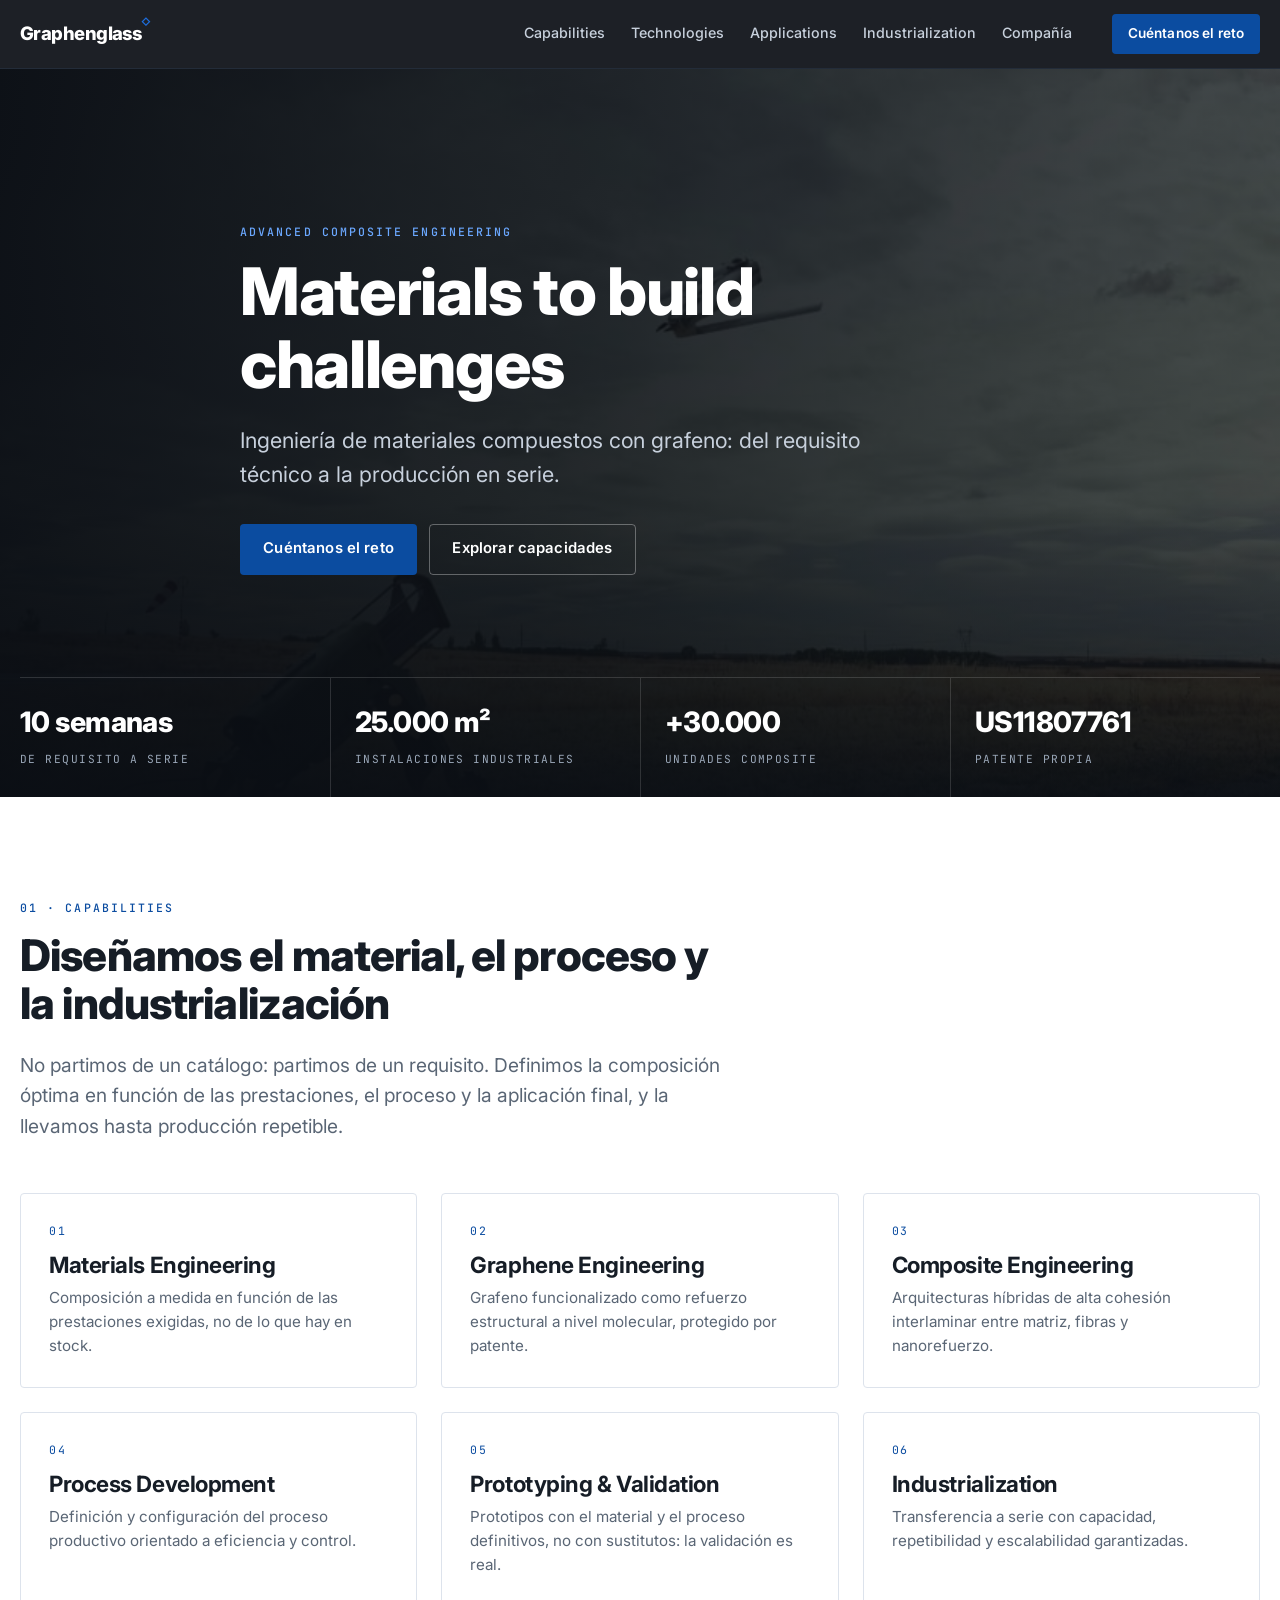
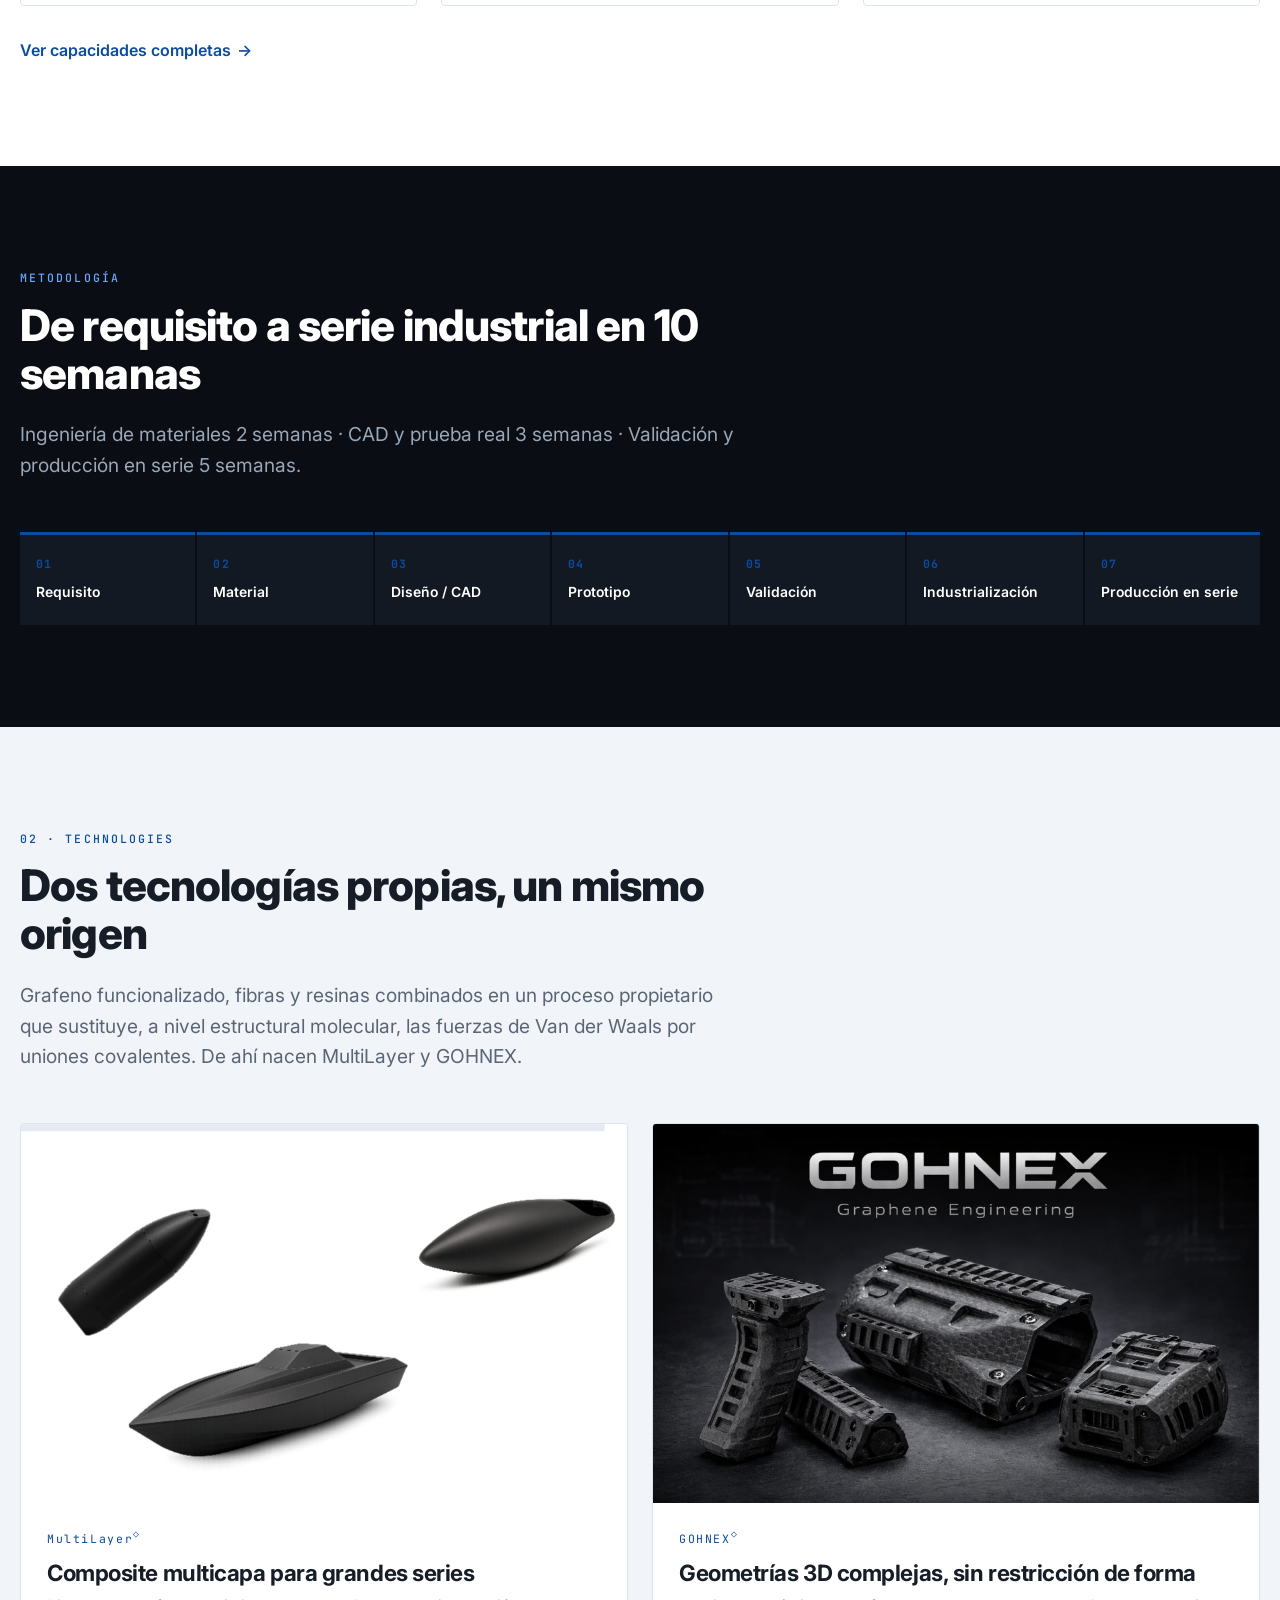
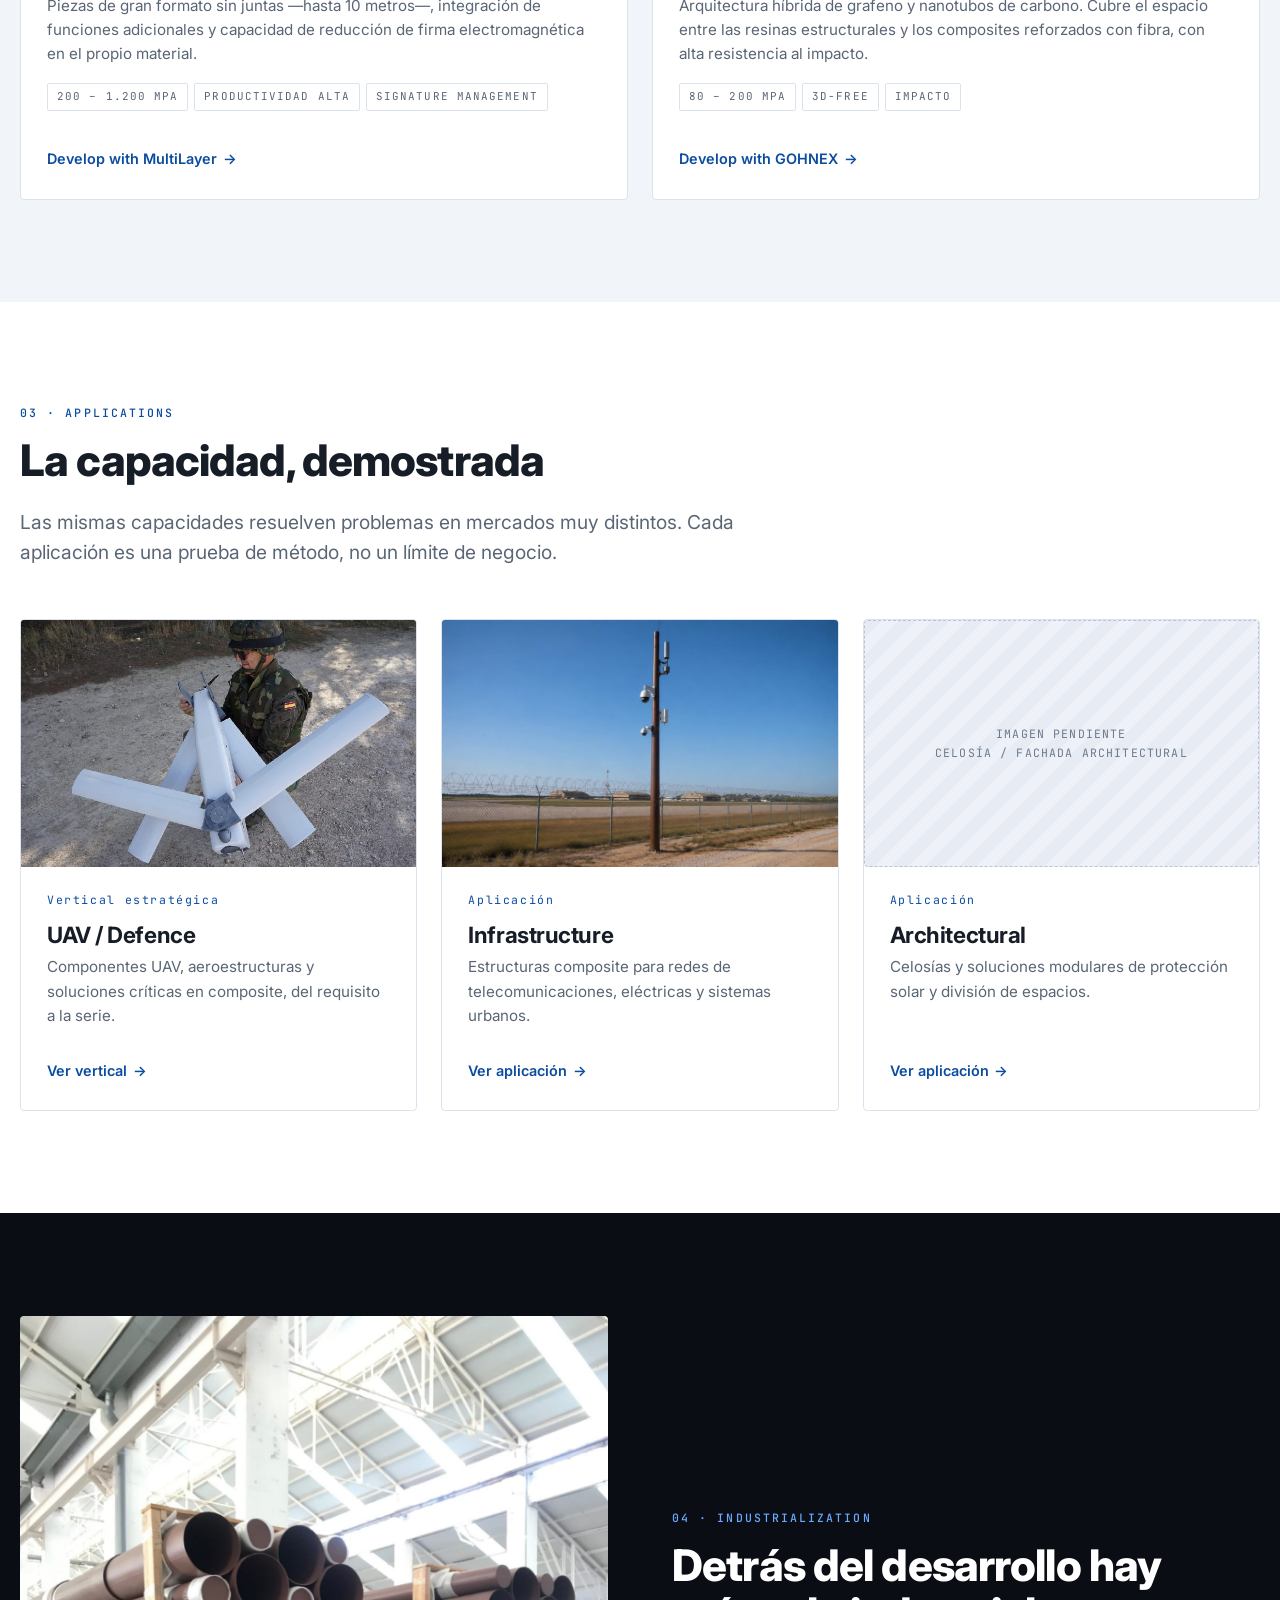
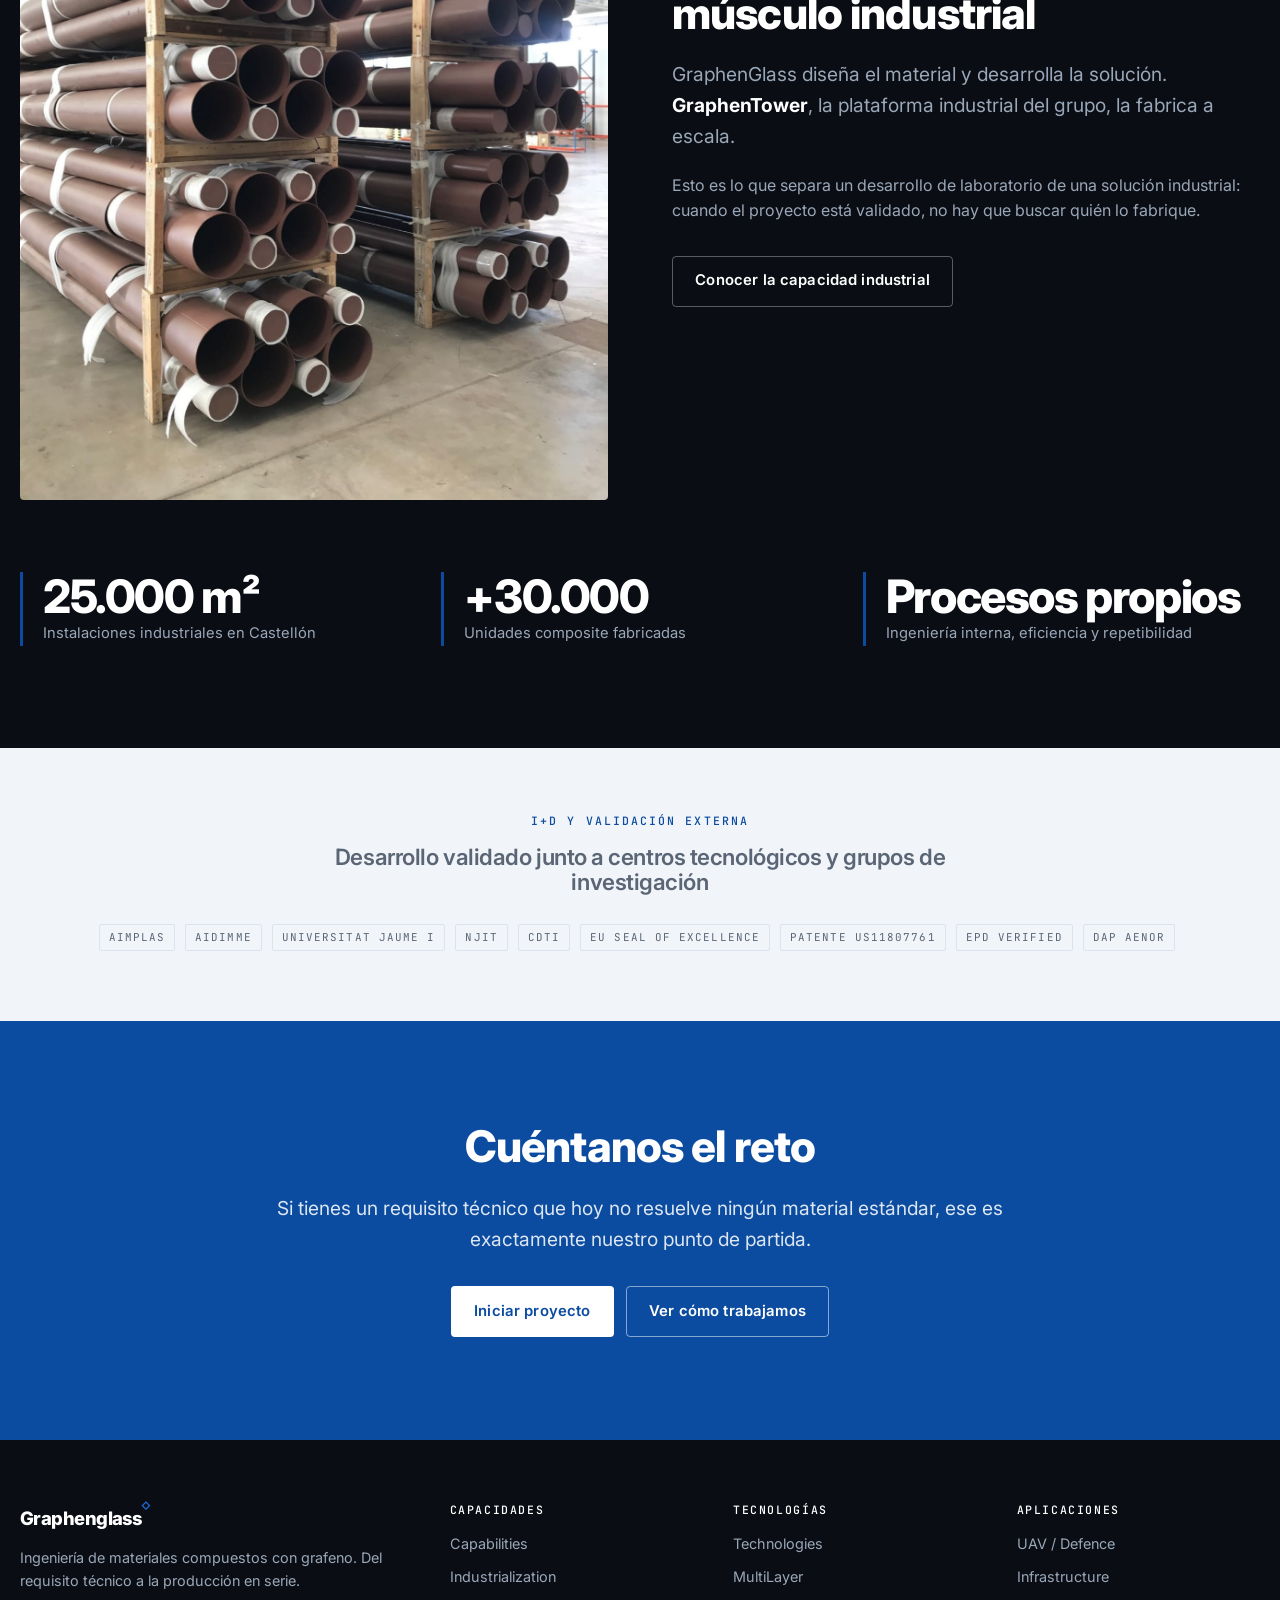
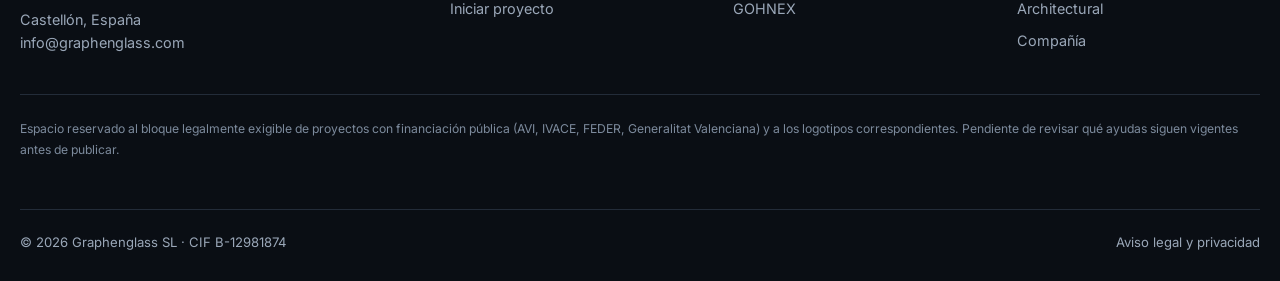
<file: site/index.html>
<!DOCTYPE html>
<html lang="es">
<head>
<meta charset="utf-8">
<meta name="viewport" content="width=device-width, initial-scale=1">
<title>Graphenglass — Materials to build challenges</title>
<meta name="description" content="Ingeniería de materiales compuestos con grafeno: del requisito técnico a la producción en serie. Tecnologías MultiLayer y GOHNEX para UAV, defensa e infraestructura.">
<meta property="og:title" content="Graphenglass — Materials to build challenges">
<meta property="og:description" content="Ingeniería de materiales compuestos con grafeno: del requisito técnico a la producción en serie.">
<meta property="og:type" content="website">
<link rel="preconnect" href="https://fonts.googleapis.com">
<link rel="preconnect" href="https://fonts.gstatic.com" crossorigin>
<link href="https://fonts.googleapis.com/css2?family=Inter:wght@400;500;600;700;800&family=JetBrains+Mono:wght@400;500&display=swap" rel="stylesheet">
<link rel="icon" href="assets/img/favicon.svg" type="image/svg+xml">
<link rel="stylesheet" href="assets/css/style.css">
</head>
<body>

<header class="site-header">
  <div class="wrap site-header__inner">
    <a class="brand" href="index.html">Graphenglass<sup>◇</sup></a>
    <nav class="nav">
      <a href="capabilities.html">Capabilities</a>
      <a href="technologies.html">Technologies</a>
      <a href="applications.html">Applications</a>
      <a href="industrialization.html">Industrialization</a>
      <a href="about.html">Compañía</a>
    </nav>
    <a class="btn btn--primary btn--sm header-cta" href="contact.html">Cuéntanos el reto</a>
    <button class="nav-toggle" aria-expanded="false">Menú</button>
  </div>
</header>

<main>

  <!-- HERO -->
  <section class="hero">
    <div class="hero__media">
      <img src="assets/img/uav-launch.jpg" alt="Lanzamiento de UAV con estructuras composite Graphenglass">
    </div>
    <div class="wrap hero__inner">
      <span class="eyebrow eyebrow--inv">Advanced composite engineering</span>
      <h1>Materials to build challenges</h1>
      <p class="hero__sub">Ingeniería de materiales compuestos con grafeno: del requisito técnico a la producción en serie.</p>
      <div class="btn-row">
        <a class="btn btn--primary" href="contact.html">Cuéntanos el reto</a>
        <a class="btn btn--ghost" href="capabilities.html">Explorar capacidades</a>
      </div>
    </div>
    <div class="wrap hero__stats">
      <div><b>10 semanas</b><span>De requisito a serie</span></div>
      <div><b>25.000 m²</b><span>Instalaciones industriales</span></div>
      <div><b>+30.000</b><span>Unidades composite</span></div>
      <div><b>US11807761</b><span>Patente propia</span></div>
    </div>
  </section>

  <!-- 1 · CAPABILITIES -->
  <section class="section" id="capabilities">
    <div class="wrap">
      <div class="section__head">
        <span class="eyebrow">01 · Capabilities</span>
        <h2>Diseñamos el material, el proceso y la industrialización</h2>
        <p class="lead">No partimos de un catálogo: partimos de un requisito. Definimos la composición óptima en función de las prestaciones, el proceso y la aplicación final, y la llevamos hasta producción repetible.</p>
      </div>

      <div class="grid grid--3">
        <div class="card">
          <span class="card__num">01</span>
          <h3>Materials Engineering</h3>
          <p>Composición a medida en función de las prestaciones exigidas, no de lo que hay en stock.</p>
        </div>
        <div class="card">
          <span class="card__num">02</span>
          <h3>Graphene Engineering</h3>
          <p>Grafeno funcionalizado como refuerzo estructural a nivel molecular, protegido por patente.</p>
        </div>
        <div class="card">
          <span class="card__num">03</span>
          <h3>Composite Engineering</h3>
          <p>Arquitecturas híbridas de alta cohesión interlaminar entre matriz, fibras y nanorefuerzo.</p>
        </div>
        <div class="card">
          <span class="card__num">04</span>
          <h3>Process Development</h3>
          <p>Definición y configuración del proceso productivo orientado a eficiencia y control.</p>
        </div>
        <div class="card">
          <span class="card__num">05</span>
          <h3>Prototyping &amp; Validation</h3>
          <p>Prototipos con el material y el proceso definitivos, no con sustitutos: la validación es real.</p>
        </div>
        <div class="card">
          <span class="card__num">06</span>
          <h3>Industrialization</h3>
          <p>Transferencia a serie con capacidad, repetibilidad y escalabilidad garantizadas.</p>
        </div>
      </div>

      <div class="btn-row">
        <a class="link-arrow" href="capabilities.html">Ver capacidades completas</a>
      </div>
    </div>
  </section>

  <!-- PROCESO -->
  <section class="section section--dark on-dark">
    <div class="wrap">
      <div class="section__head">
        <span class="eyebrow eyebrow--inv">Metodología</span>
        <h2>De requisito a serie industrial en 10 semanas</h2>
        <p class="lead">Ingeniería de materiales 2 semanas · CAD y prueba real 3 semanas · Validación y producción en serie 5 semanas.</p>
      </div>
      <div class="process">
        <div class="process__step"><b>01</b><span>Requisito</span></div>
        <div class="process__step"><b>02</b><span>Material</span></div>
        <div class="process__step"><b>03</b><span>Diseño / CAD</span></div>
        <div class="process__step"><b>04</b><span>Prototipo</span></div>
        <div class="process__step"><b>05</b><span>Validación</span></div>
        <div class="process__step"><b>06</b><span>Industrialización</span></div>
        <div class="process__step"><b>07</b><span>Producción en serie</span></div>
      </div>
    </div>
  </section>

  <!-- 2 · TECHNOLOGIES -->
  <section class="section section--mist" id="technologies">
    <div class="wrap">
      <div class="section__head">
        <span class="eyebrow">02 · Technologies</span>
        <h2>Dos tecnologías propias, un mismo origen</h2>
        <p class="lead">Grafeno funcionalizado, fibras y resinas combinados en un proceso propietario que sustituye, a nivel estructural molecular, las fuerzas de Van der Waals por uniones covalentes. De ahí nacen MultiLayer y GOHNEX.</p>
      </div>

      <div class="grid grid--2">
        <a class="card card--media" href="multilayer.html">
          <img src="assets/img/multilayer-parts.jpg" alt="Piezas composite MultiLayer de gran formato">
          <div class="card__body">
            <span class="card__num">MultiLayer<sup>◇</sup></span>
            <h3>Composite multicapa para grandes series</h3>
            <p>Piezas de gran formato sin juntas —hasta 10 metros—, integración de funciones adicionales y capacidad de reducción de firma electromagnética en el propio material.</p>
            <p><span class="tag">200 – 1.200 MPa</span><span class="tag">Productividad alta</span><span class="tag">Signature management</span></p>
            <span class="link-arrow">Develop with MultiLayer</span>
          </div>
        </a>
        <a class="card card--media" href="gohnex.html">
          <img src="assets/img/gohnex-parts.jpg" alt="Componentes GOHNEX de geometría compleja">
          <div class="card__body">
            <span class="card__num">GOHNEX<sup>◇</sup></span>
            <h3>Geometrías 3D complejas, sin restricción de forma</h3>
            <p>Arquitectura híbrida de grafeno y nanotubos de carbono. Cubre el espacio entre las resinas estructurales y los composites reforzados con fibra, con alta resistencia al impacto.</p>
            <p><span class="tag">80 – 200 MPa</span><span class="tag">3D-Free</span><span class="tag">Impacto</span></p>
            <span class="link-arrow">Develop with GOHNEX</span>
          </div>
        </a>
      </div>
    </div>
  </section>

  <!-- 3 · APPLICATIONS -->
  <section class="section" id="applications">
    <div class="wrap">
      <div class="section__head">
        <span class="eyebrow">03 · Applications</span>
        <h2>La capacidad, demostrada</h2>
        <p class="lead">Las mismas capacidades resuelven problemas en mercados muy distintos. Cada aplicación es una prueba de método, no un límite de negocio.</p>
      </div>

      <div class="grid grid--3">
        <a class="card card--media" href="uav-defence.html">
          <img src="assets/img/uav-operator.jpg" alt="Operador con UAV de estructura composite">
          <div class="card__body">
            <span class="card__num">Vertical estratégica</span>
            <h3>UAV / Defence</h3>
            <p>Componentes UAV, aeroestructuras y soluciones críticas en composite, del requisito a la serie.</p>
            <span class="link-arrow">Ver vertical</span>
          </div>
        </a>
        <a class="card card--media" href="infrastructure.html">
          <img src="assets/img/infrastructure-pole.jpg" alt="Soporte composite multifunción con cámaras y antenas">
          <div class="card__body">
            <span class="card__num">Aplicación</span>
            <h3>Infrastructure</h3>
            <p>Estructuras composite para redes de telecomunicaciones, eléctricas y sistemas urbanos.</p>
            <span class="link-arrow">Ver aplicación</span>
          </div>
        </a>
        <a class="card card--media" href="architectural.html">
          <div class="ph"><span>Imagen pendiente<br>Celosía / fachada Architectural</span></div>
          <div class="card__body">
            <span class="card__num">Aplicación</span>
            <h3>Architectural</h3>
            <p>Celosías y soluciones modulares de protección solar y división de espacios.</p>
            <span class="link-arrow">Ver aplicación</span>
          </div>
        </a>
      </div>
    </div>
  </section>

  <!-- 4 · GRAPHENTOWER -->
  <section class="section section--dark on-dark" id="industrialization">
    <div class="wrap">
      <div class="split">
        <div class="split__media">
          <img src="assets/img/plant-composite-tubes.jpg" alt="Planta industrial con series de piezas composite">
        </div>
        <div>
          <span class="eyebrow eyebrow--inv">04 · Industrialization</span>
          <h2>Detrás del desarrollo hay músculo industrial</h2>
          <p class="lead">GraphenGlass diseña el material y desarrolla la solución. <strong style="color:#fff">GraphenTower</strong>, la plataforma industrial del grupo, la fabrica a escala.</p>
          <p style="color:var(--text-inv-mute)">Esto es lo que separa un desarrollo de laboratorio de una solución industrial: cuando el proyecto está validado, no hay que buscar quién lo fabrique.</p>
          <div class="btn-row">
            <a class="btn btn--ghost" href="industrialization.html">Conocer la capacidad industrial</a>
          </div>
        </div>
      </div>

      <div class="stats" style="margin-top:clamp(48px,6vw,72px)">
        <div><b>25.000 m²</b><span>Instalaciones industriales en Castellón</span></div>
        <div><b>+30.000</b><span>Unidades composite fabricadas</span></div>
        <div><b>Procesos propios</b><span>Ingeniería interna, eficiencia y repetibilidad</span></div>
      </div>
    </div>
  </section>

  <!-- CREDIBILIDAD -->
  <section class="section section--tight section--mist">
    <div class="wrap center section__head" style="margin-bottom:28px">
      <span class="eyebrow">I+D y validación externa</span>
      <h3 style="font-weight:600;color:var(--text-mute);max-width:720px;margin-inline:auto">Desarrollo validado junto a centros tecnológicos y grupos de investigación</h3>
    </div>
    <div class="wrap center">
      <span class="tag">AIMPLAS</span>
      <span class="tag">AIDIMME</span>
      <span class="tag">Universitat Jaume I</span>
      <span class="tag">NJIT</span>
      <span class="tag">CDTI</span>
      <span class="tag">EU Seal of Excellence</span>
      <span class="tag">Patente US11807761</span>
      <span class="tag">EPD Verified</span>
      <span class="tag">DAP AENOR</span>
    </div>
  </section>

  <!-- 5 · CTA -->
  <section class="section cta-band">
    <div class="wrap center narrow">
      <h2>Cuéntanos el reto</h2>
      <p class="lead">Si tienes un requisito técnico que hoy no resuelve ningún material estándar, ese es exactamente nuestro punto de partida.</p>
      <div class="btn-row">
        <a class="btn btn--primary" href="contact.html">Iniciar proyecto</a>
        <a class="btn btn--ghost" href="capabilities.html">Ver cómo trabajamos</a>
      </div>
    </div>
  </section>

</main>

<footer class="site-footer">
  <div class="wrap">
    <div class="footer-grid">
      <div>
        <div class="footer-brand">Graphenglass<sup>◇</sup></div>
        <p>Ingeniería de materiales compuestos con grafeno. Del requisito técnico a la producción en serie.</p>
        <p>Castellón, España<br><a href="mailto:info@graphenglass.com">info@graphenglass.com</a></p>
      </div>
      <div>
        <h4>Capacidades</h4>
        <ul>
          <li><a href="capabilities.html">Capabilities</a></li>
          <li><a href="industrialization.html">Industrialization</a></li>
          <li><a href="contact.html">Iniciar proyecto</a></li>
        </ul>
      </div>
      <div>
        <h4>Tecnologías</h4>
        <ul>
          <li><a href="technologies.html">Technologies</a></li>
          <li><a href="multilayer.html">MultiLayer</a></li>
          <li><a href="gohnex.html">GOHNEX</a></li>
        </ul>
      </div>
      <div>
        <h4>Aplicaciones</h4>
        <ul>
          <li><a href="uav-defence.html">UAV / Defence</a></li>
          <li><a href="infrastructure.html">Infrastructure</a></li>
          <li><a href="architectural.html">Architectural</a></li>
          <li><a href="about.html">Compañía</a></li>
        </ul>
      </div>
    </div>

    <div class="funding">
      Espacio reservado al bloque legalmente exigible de proyectos con financiación pública (AVI, IVACE, FEDER, Generalitat Valenciana) y a los logotipos correspondientes. Pendiente de revisar qué ayudas siguen vigentes antes de publicar.
    </div>

    <div class="footer-bottom">
      <span>© <span id="y">2026</span> Graphenglass SL · CIF B-12981874</span>
      <span><a href="legal.html">Aviso legal y privacidad</a></span>
    </div>
  </div>
</footer>

<script src="assets/js/main.js"></script>
<script>document.getElementById('y').textContent = new Date().getFullYear();</script>
</body>
</html>
</file>
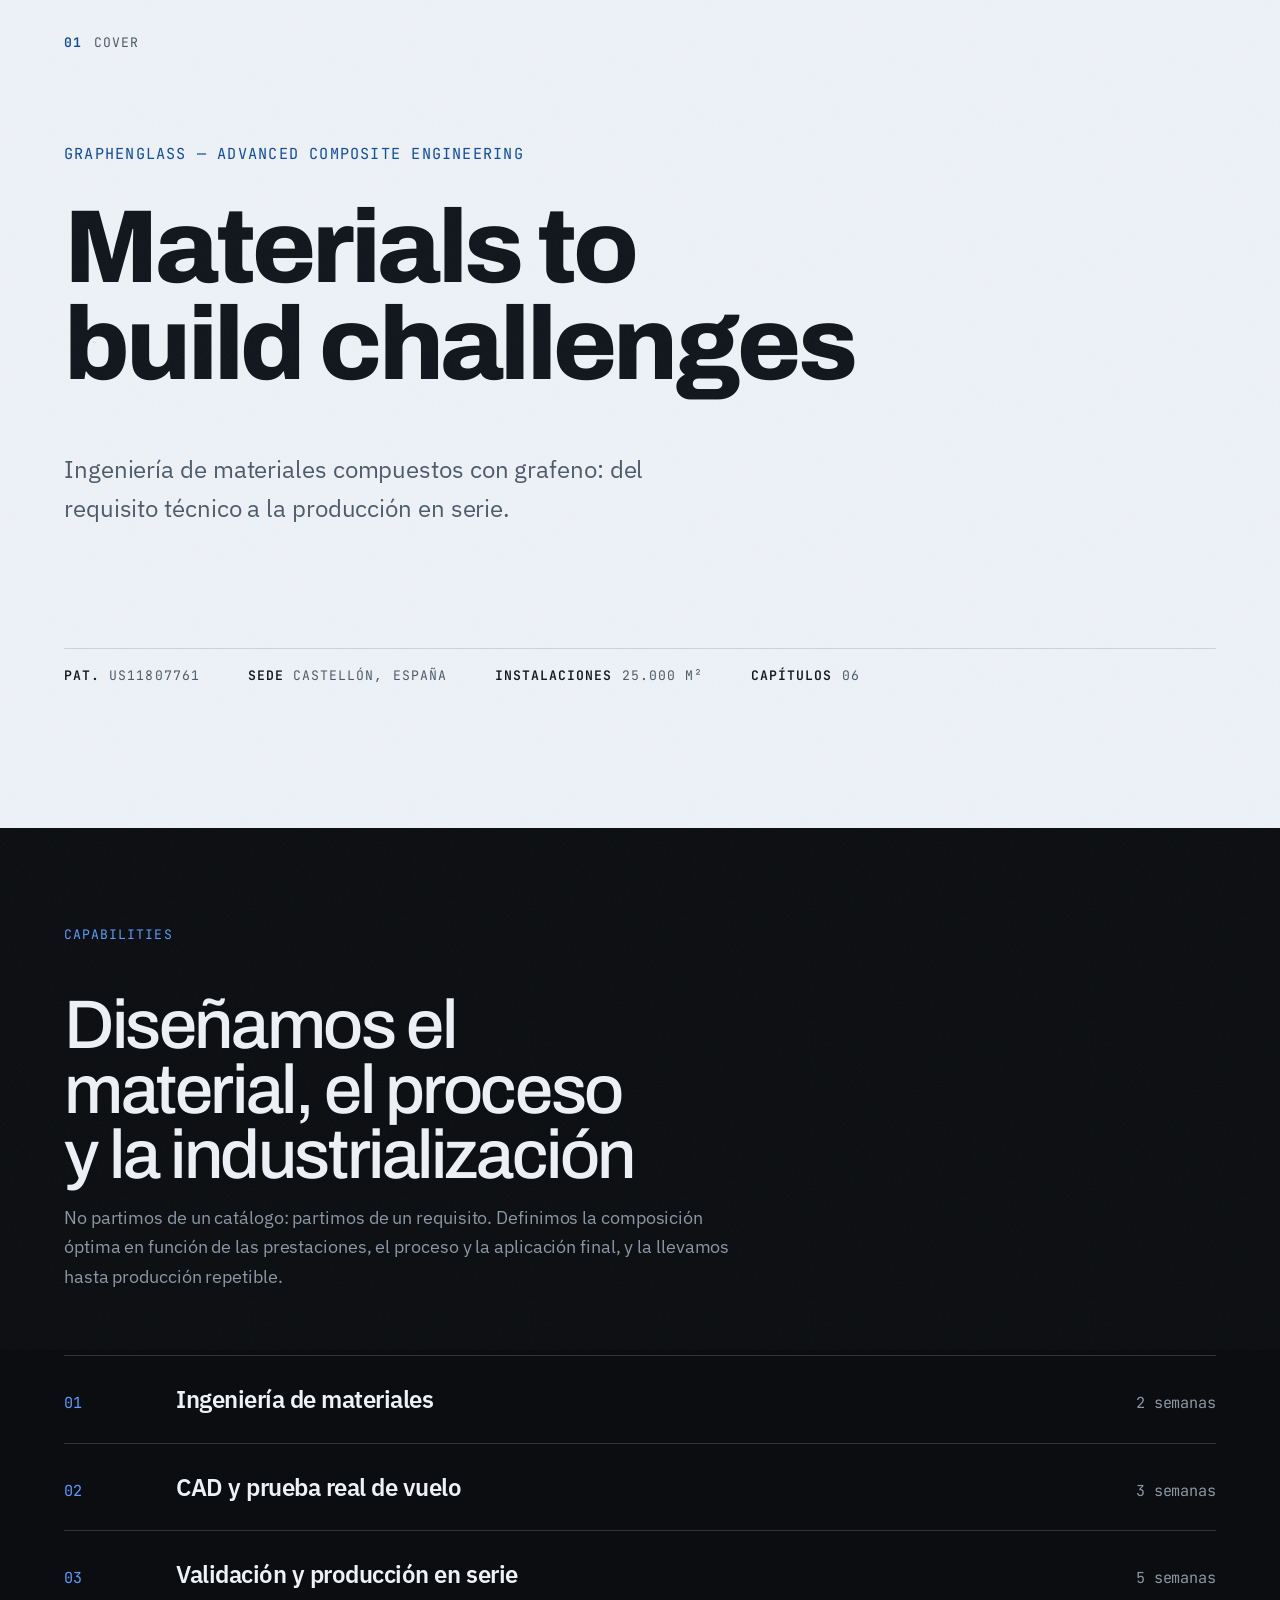
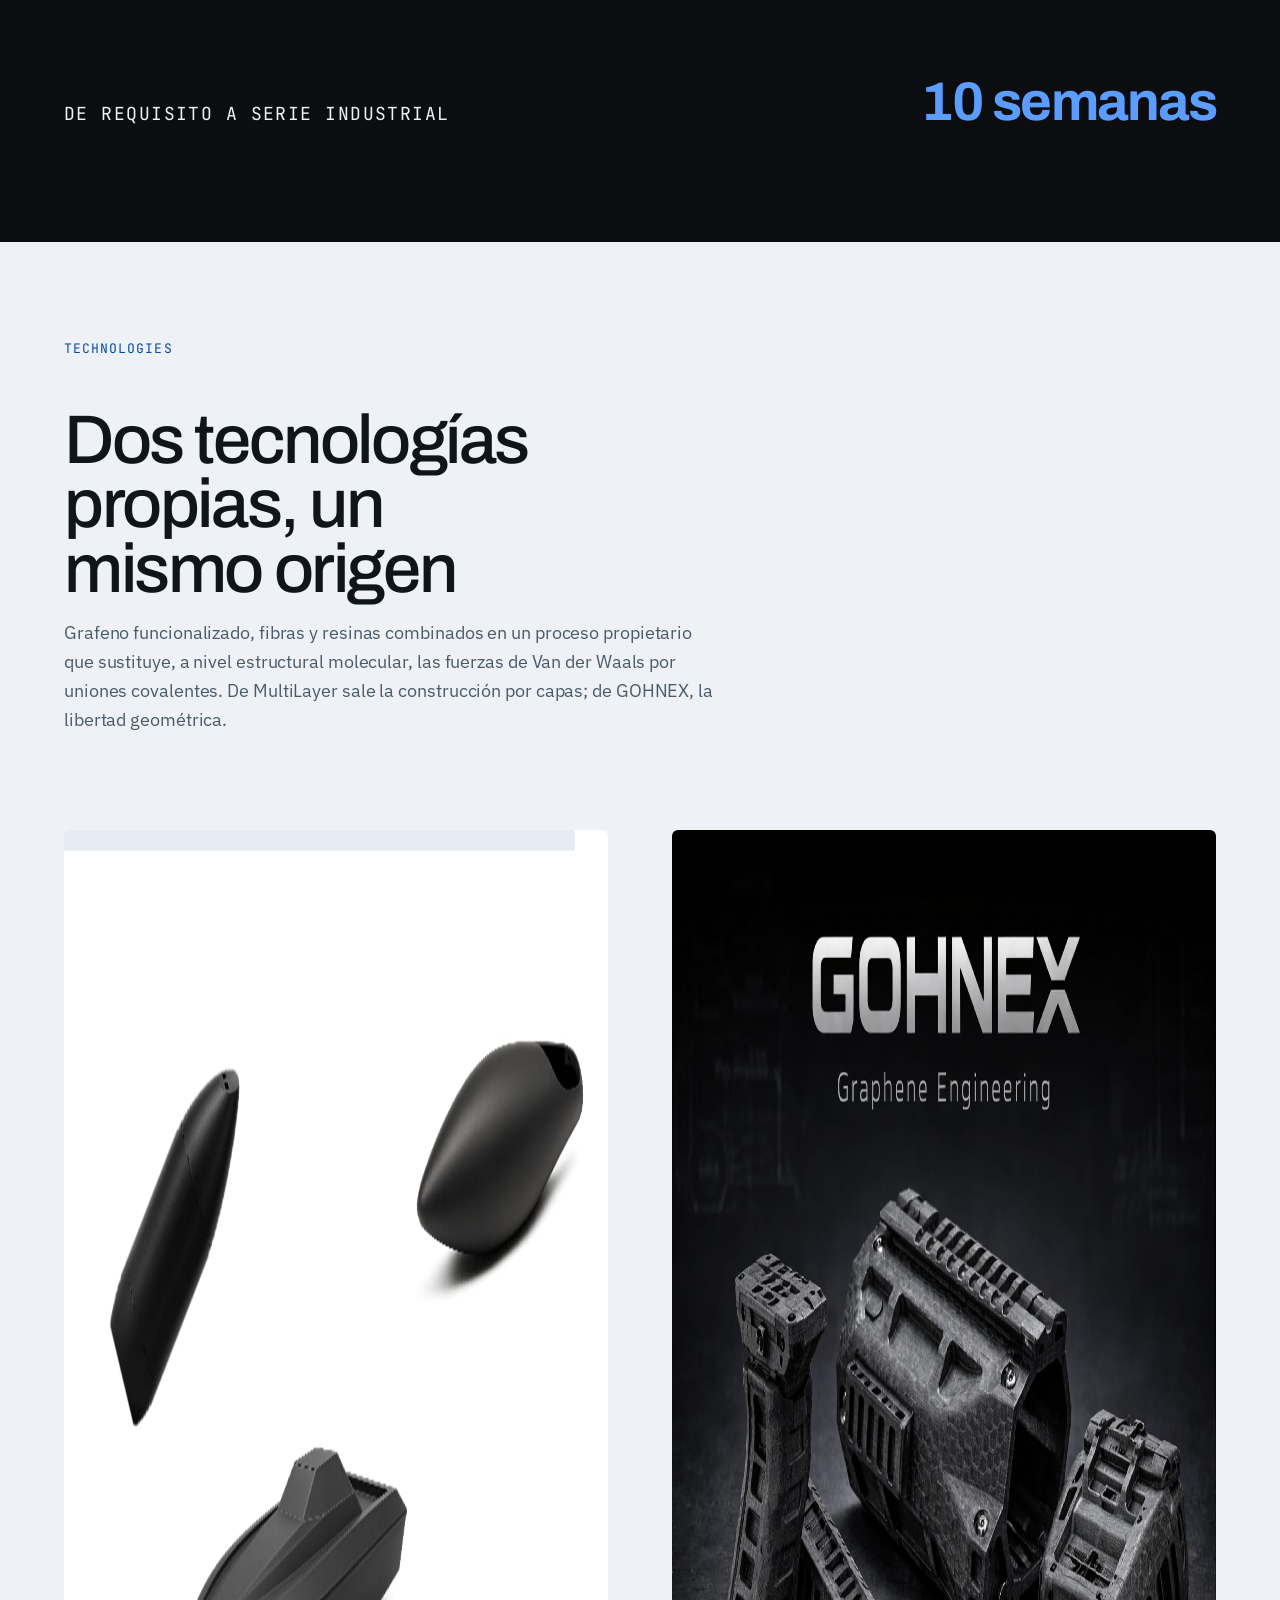
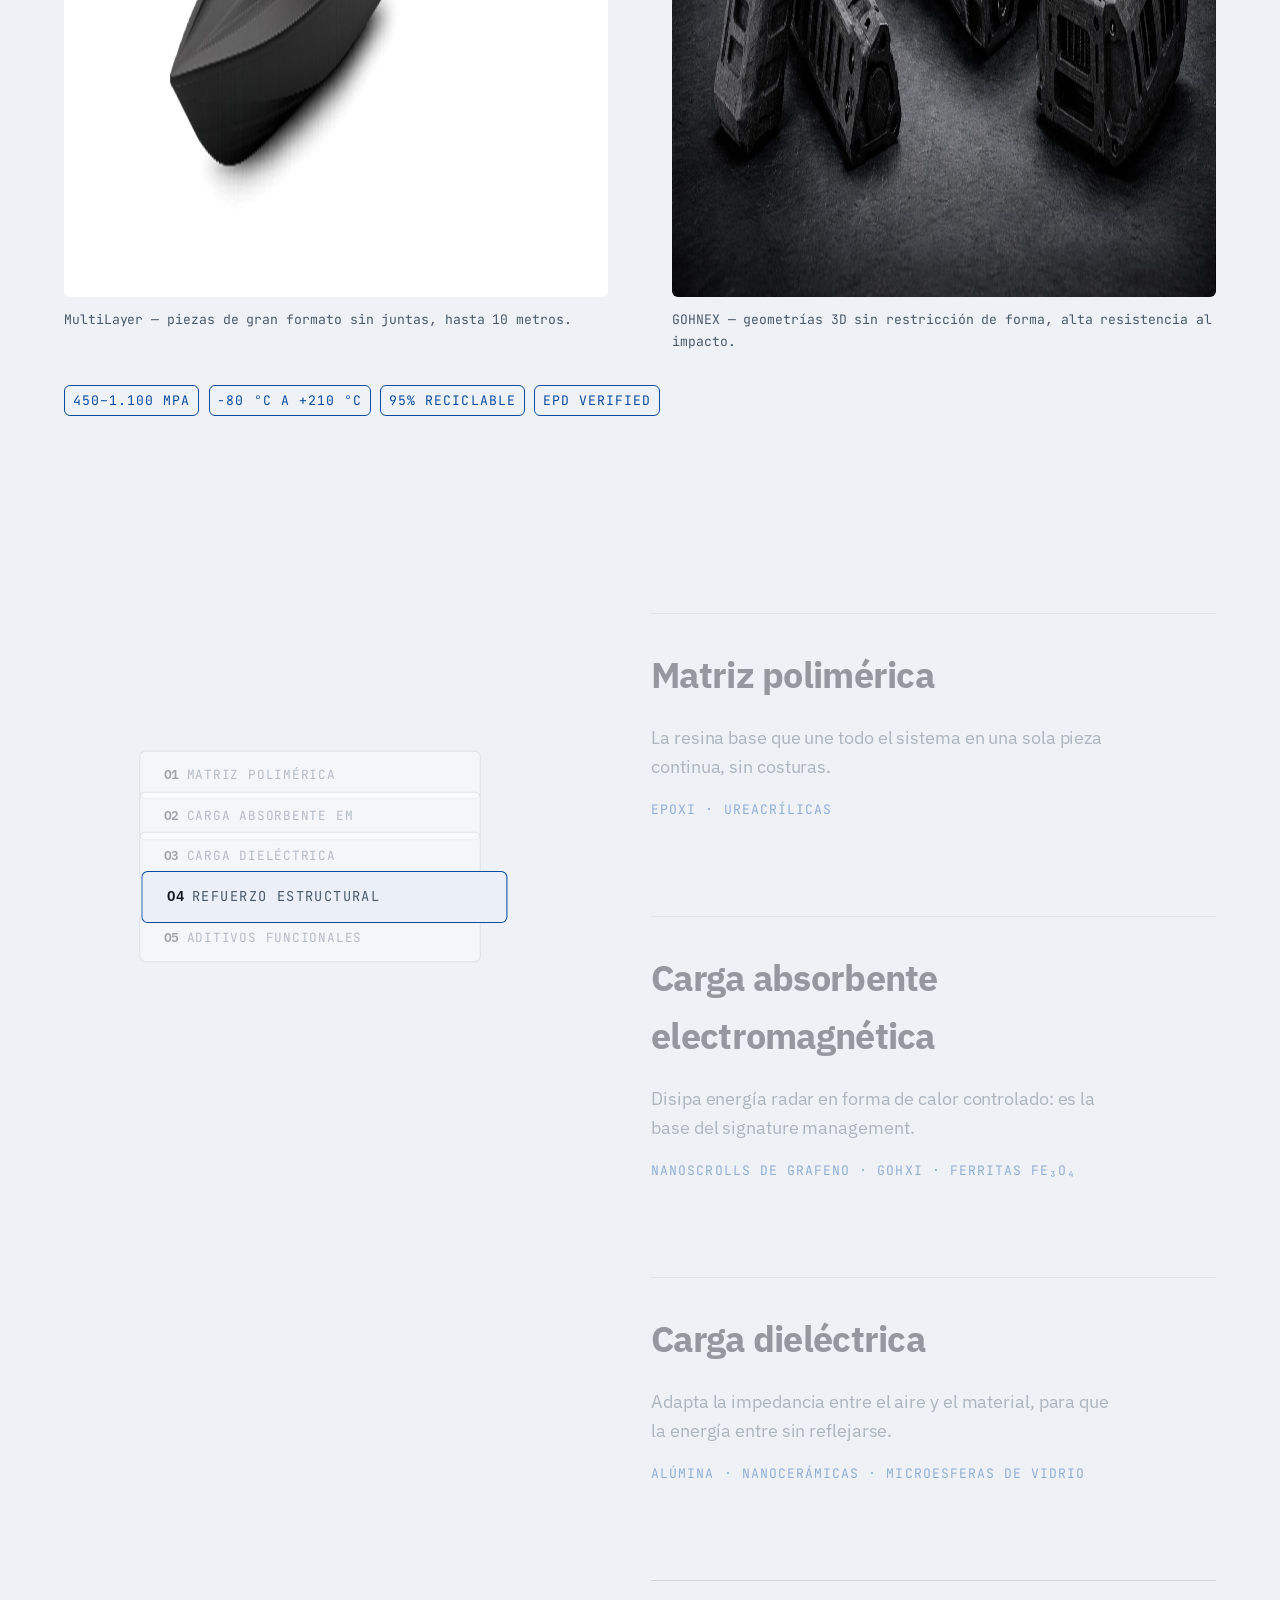
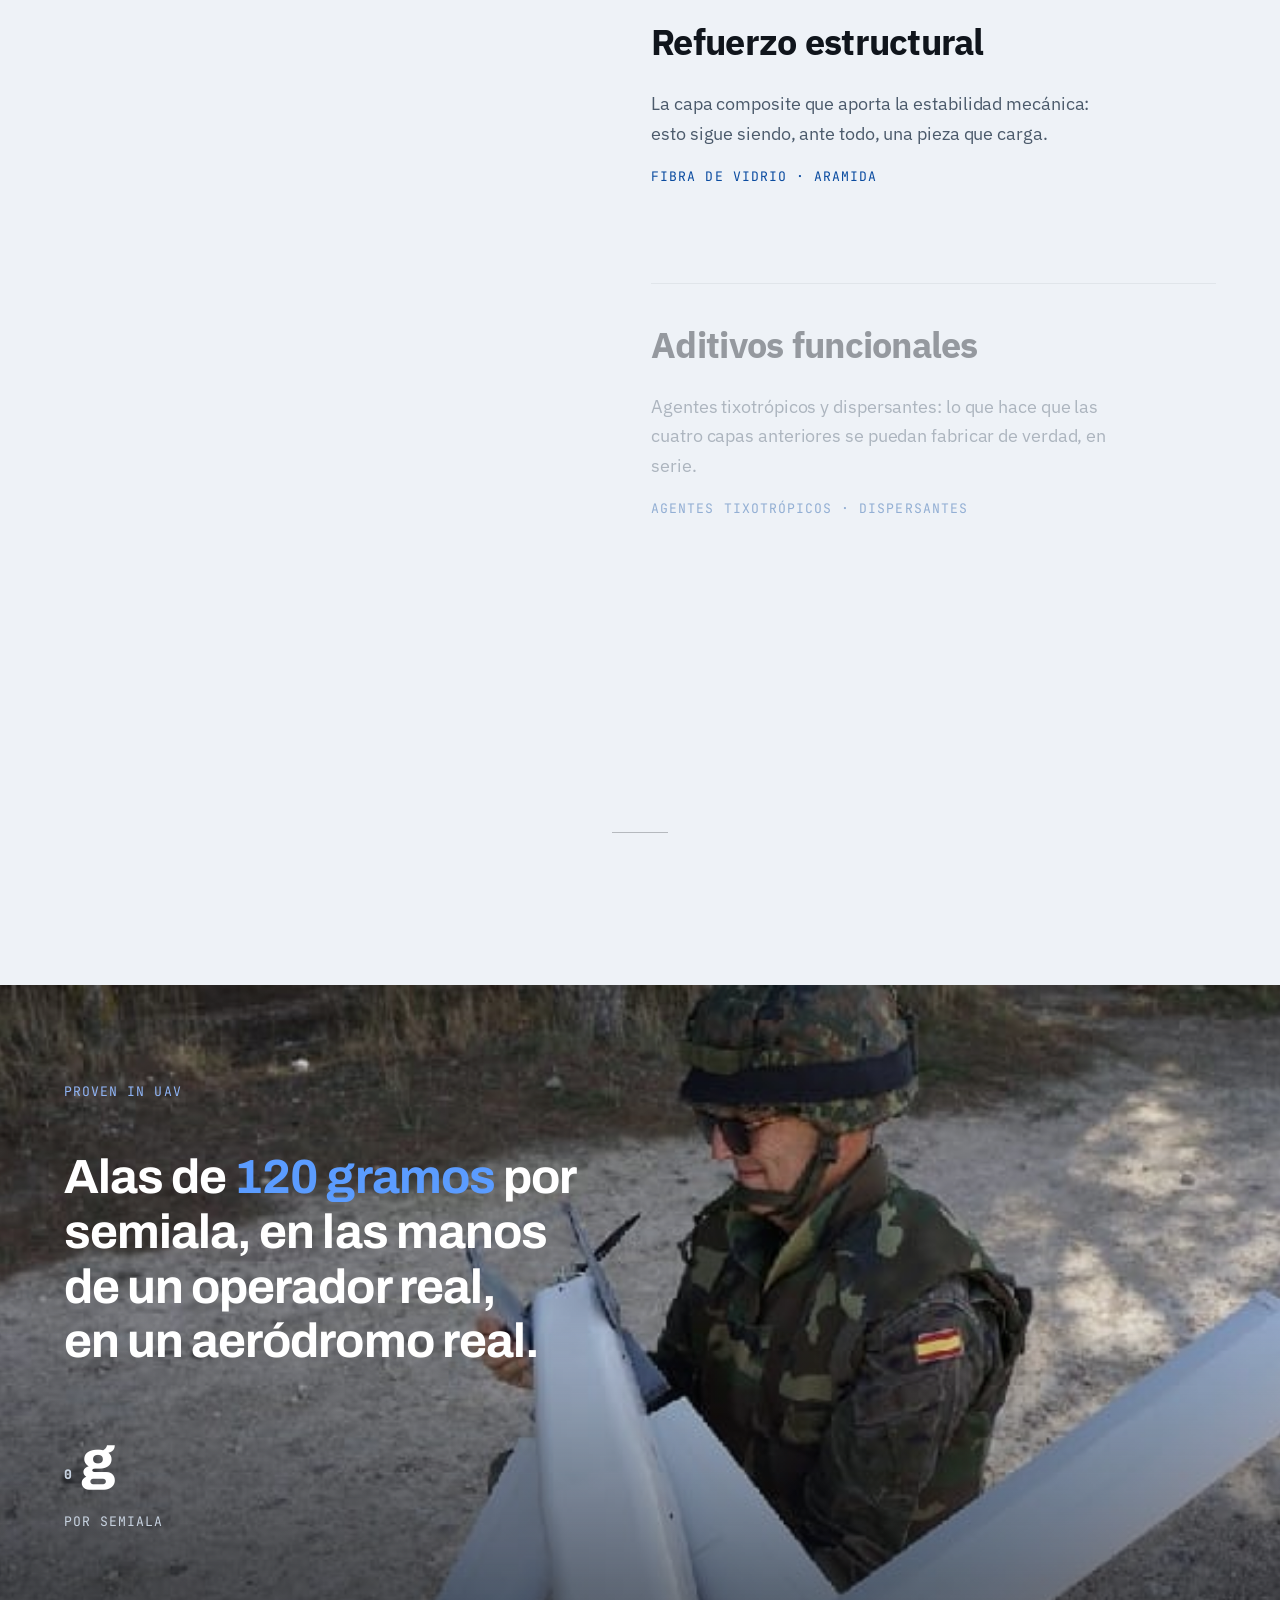
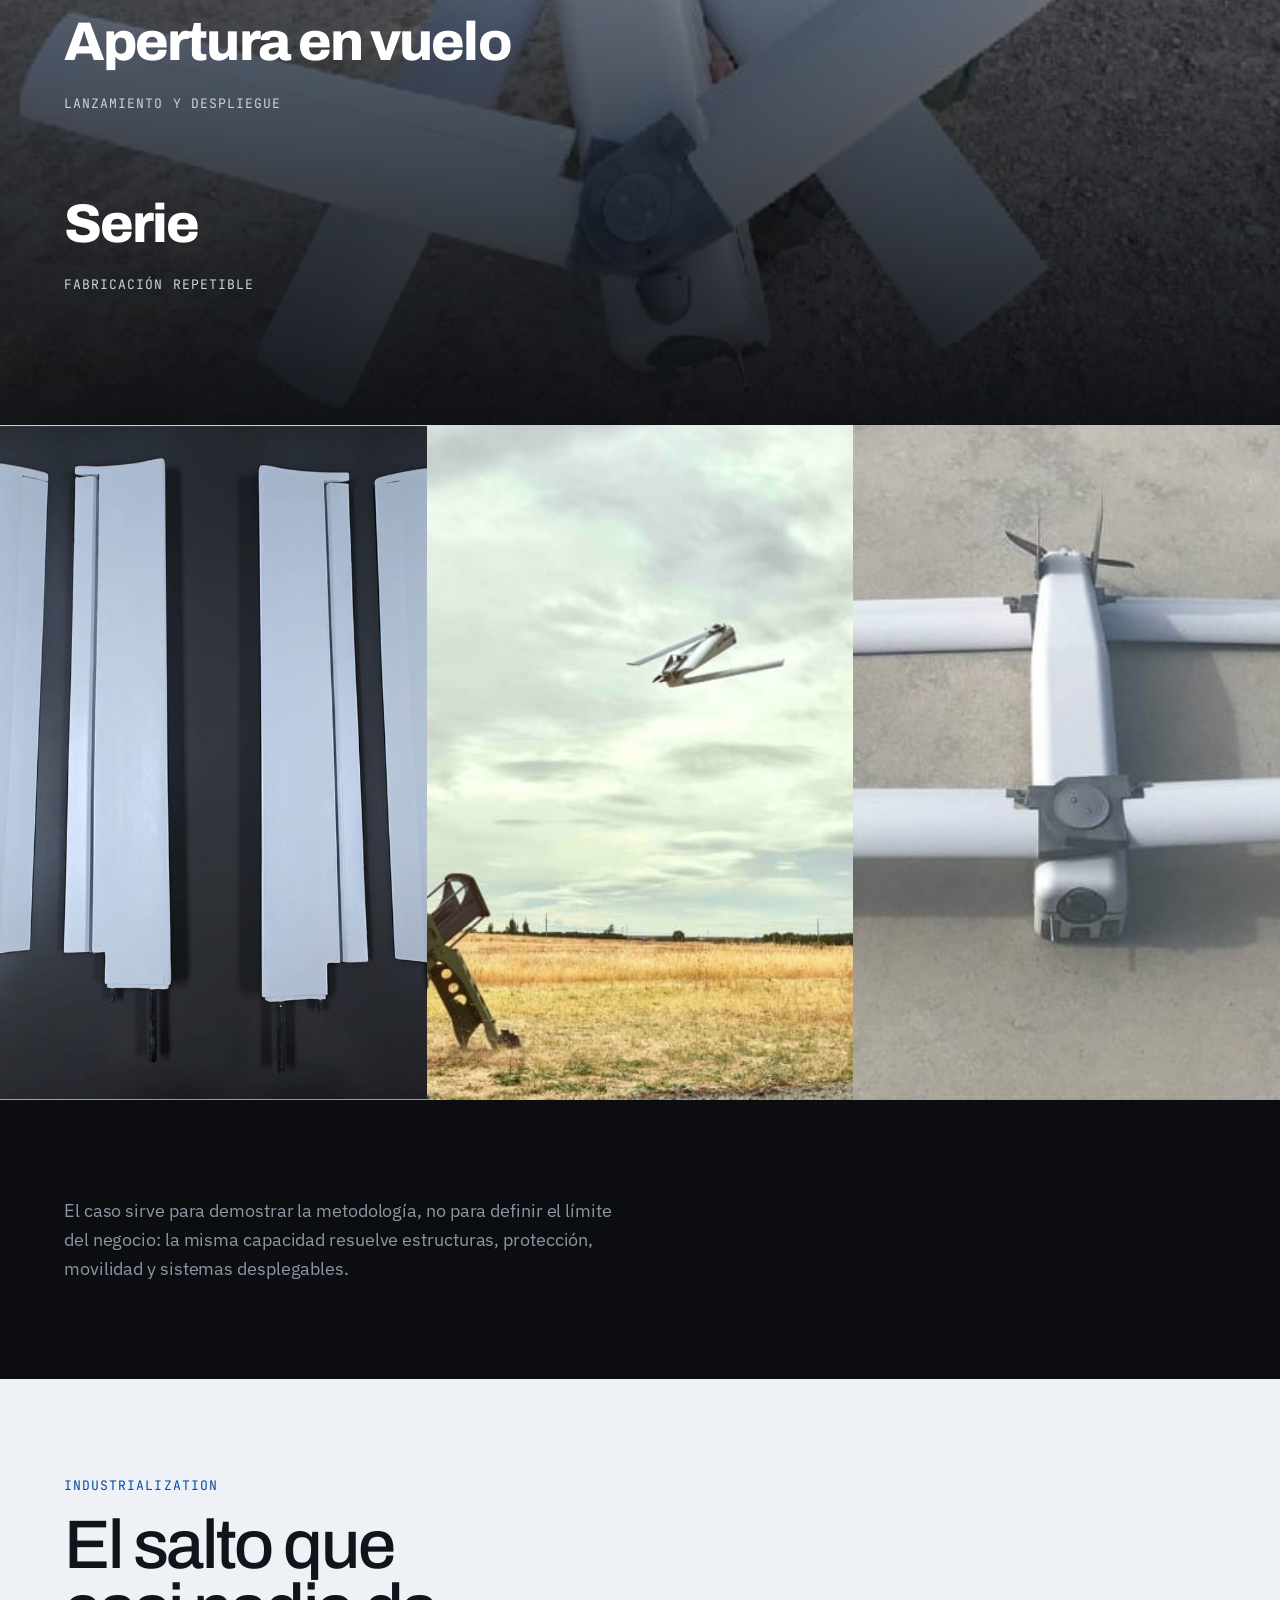
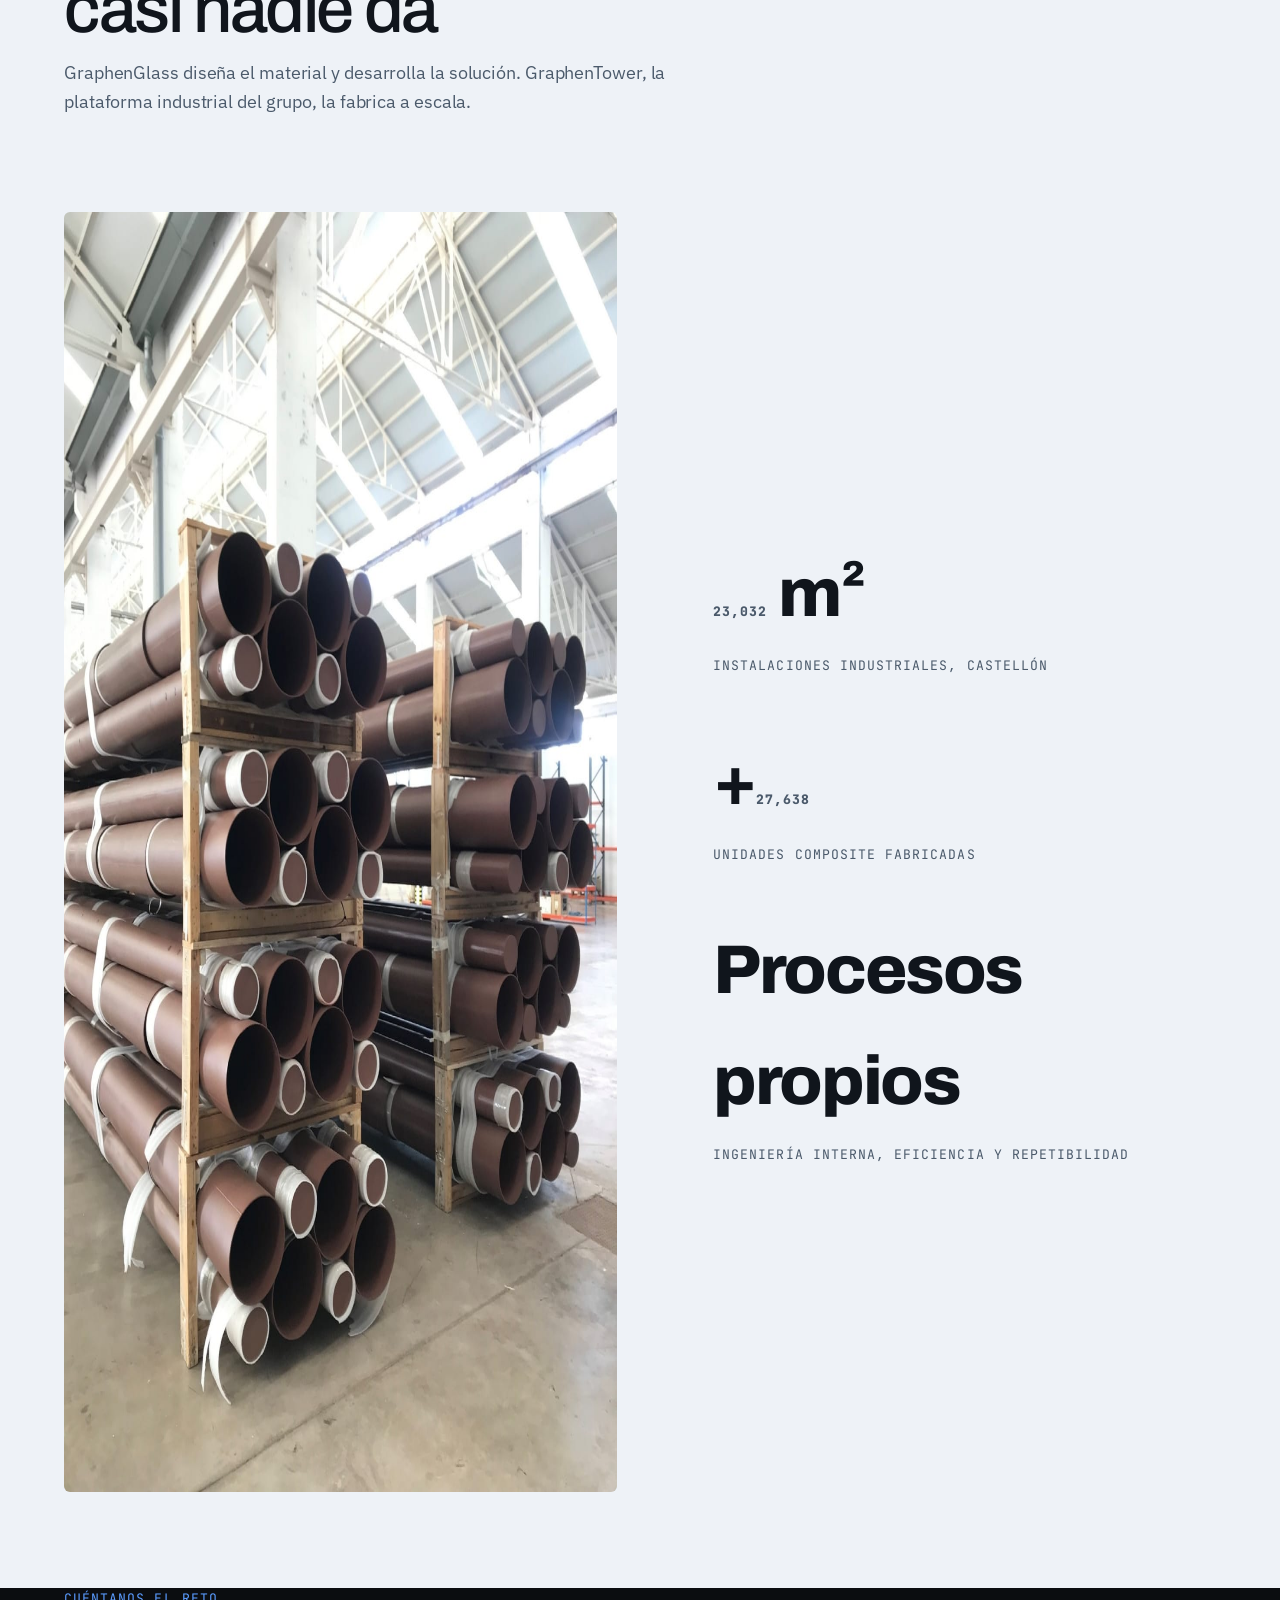
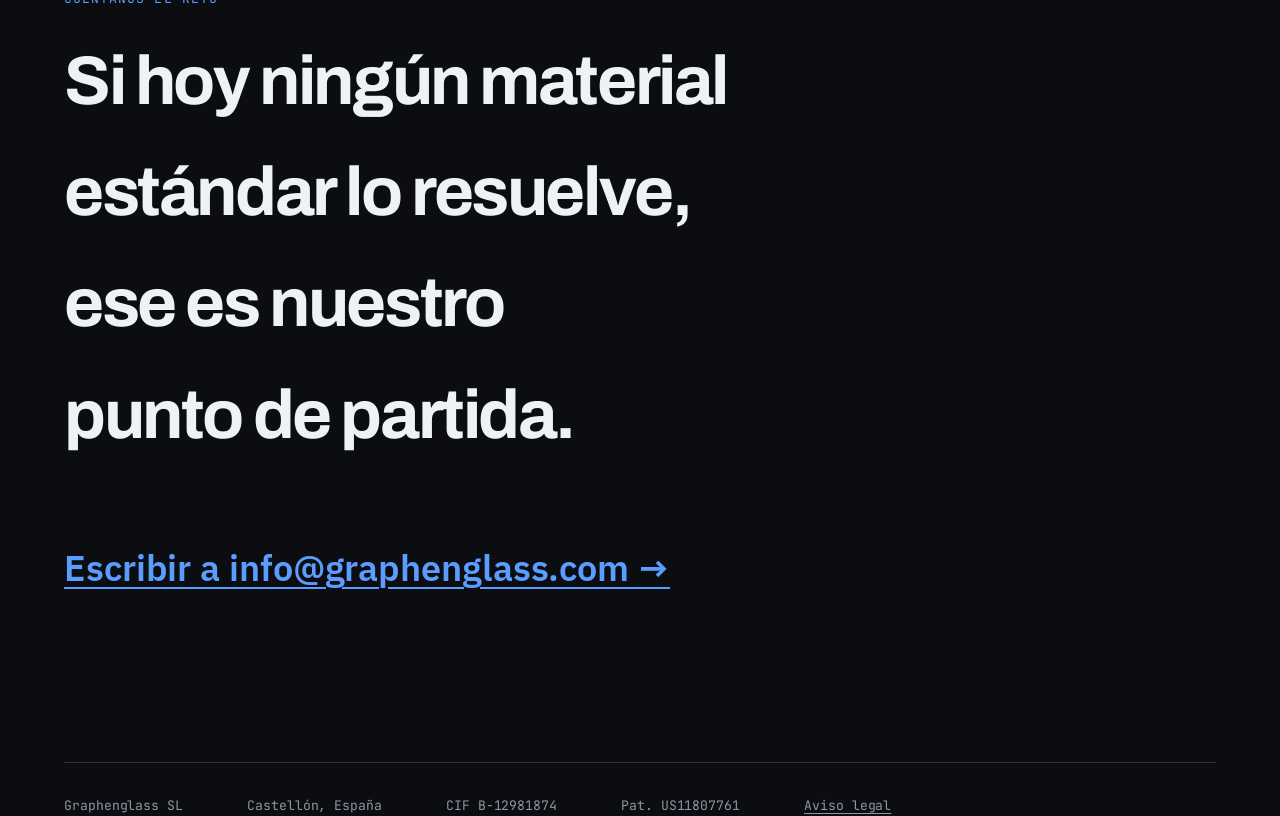
<file: scrollcraft/builds/graphenglass/index.html>
<!doctype html>
<html lang="es">
<head>
<meta charset="utf-8">
<meta name="viewport" content="width=device-width, initial-scale=1, viewport-fit=cover">
<title>Graphenglass · materiales para construir retos</title>
<meta name="description" content="Del requisito técnico a la producción en serie. MultiLayer y GOHNEX, la vertical UAV / Defence y la industrialización de Graphenglass, contadas capítulo a capítulo.">
<link rel="icon" href="data:image/svg+xml,<svg xmlns='http://www.w3.org/2000/svg' viewBox='0 0 32 32'><rect width='32' height='32' rx='4' fill='%230B0D10'/><path d='M16 6l8 4.6v9.2L16 24.4 8 19.8v-9.2L16 6z' fill='none' stroke='%232E7DFF' stroke-width='2.2'/></svg>">
<link rel="preconnect" href="https://fonts.googleapis.com">
<link rel="preconnect" href="https://fonts.gstatic.com" crossorigin>
<link href="https://fonts.googleapis.com/css2?family=Archivo:wght@500;600;700;800&family=IBM+Plex+Sans:wght@400;500;600&family=JetBrains+Mono:wght@400;500&display=swap" rel="stylesheet">
<link rel="stylesheet" href="scrollcraft.css">
<style>
/* ============================================================
   GRAPHENGLASS — chaptered editorial theme
   Six roles, two grounds. Paper (technical drafting stock) and
   graphite (the material itself, seen close). One accent hue,
   two lightnesses, keyed to each ground per taste.md's hard-cut rule.
   ============================================================ */
:root {
  --sc-canvas:      #EEF2F7;   /* light chapters: cold drafting-paper, not warm cream */
  --sc-surface:     #FFFFFF;
  --sc-ink:         #10151C;
  --sc-ink-soft:    #4B5A6B;   /* tinted from the ink, not flat gray */
  --sc-accent:      #0B4CA0;   /* deep blue — reads on the light ground */
  --sc-accent-ink:  #FFFFFF;
  --sc-hairline:        color-mix(in oklab, var(--sc-ink) 14%, transparent);
  --sc-hairline-strong: color-mix(in oklab, var(--sc-ink) 26%, transparent);

  --sc-font-display: "Archivo", system-ui, sans-serif;
  --sc-font-text:    "IBM Plex Sans", system-ui, sans-serif;
  --sc-font-mono:    "JetBrains Mono", ui-monospace, monospace;

  --sc-t-4xl: clamp(2.6rem, 1.2rem + 6.6vw, 6.6rem);
  --sc-t-3xl: clamp(2.3rem, 1.5rem + 3.6vw, 4.3rem);
}

/* Dark chapters restate the whole role set, plus `color`, per taste.md's
   note that inherited `color` does not follow a redefined token. */
.ch--dark {
  --sc-canvas: #0B0D10;
  --sc-surface: #14181E;
  --sc-ink: #EEF1F6;
  --sc-ink-soft: #8C97A6;
  --sc-accent: #5B9CFF;      /* same hue, lifted for the dark ground */
  --sc-accent-ink: #0B0D10;
  --sc-hairline: color-mix(in oklab, var(--sc-ink) 16%, transparent);
  --sc-hairline-strong: color-mix(in oklab, var(--sc-ink) 30%, transparent);
  background: var(--sc-canvas);
  color: var(--sc-ink);
}
.ch--light { background: var(--sc-canvas); color: var(--sc-ink); }

body { background: var(--sc-canvas); }

/* ---------- folio (the nav for this grammar) ---------- */
.folio {
  position: fixed;
  z-index: var(--sc-z-chrome);
  top: var(--sc-6);
  left: var(--sc-gutter);
  font-family: var(--sc-font-mono);
  font-size: var(--sc-t-xs);
  letter-spacing: var(--sc-track-wide);
  text-transform: uppercase;
  color: var(--sc-ink-soft);
  mix-blend-mode: normal;
  pointer-events: none;
  display: flex;
  gap: 0.9em;
  align-items: baseline;
}
.folio__num { color: var(--sc-accent); font-weight: 600; }
.folio__title { transition: opacity 220ms var(--sc-ease-out); }

/* ---------- chapter shell ---------- */
.chapter { position: relative; }
.chapter__pad { padding-block: var(--sc-9) var(--sc-9); }

/* ---------- title page (chapter 01) ---------- */
.titlepage {
  min-height: 92vh;
  display: flex;
  flex-direction: column;
  justify-content: center;
  padding-block: var(--sc-10);
}
.titlepage__kicker {
  font-family: var(--sc-font-mono);
  font-size: var(--sc-t-sm);
  letter-spacing: var(--sc-track-wide);
  text-transform: uppercase;
  color: var(--sc-accent);
  margin-bottom: var(--sc-6);
}
.titlepage h1 {
  font-family: var(--sc-font-display);
  font-weight: 800;
  font-size: var(--sc-t-4xl);
  line-height: var(--sc-leading-none);
  letter-spacing: var(--sc-track-tight);
  text-wrap: balance;
  max-width: 20ch;
  margin: 0 0 var(--sc-6);
}
.titlepage__sub { max-width: 46ch; font-size: var(--sc-t-lg); color: var(--sc-ink-soft); text-wrap: pretty; }
.titlepage__meta {
  margin-top: var(--sc-9);
  display: flex;
  flex-wrap: wrap;
  gap: var(--sc-7);
  font-family: var(--sc-font-mono);
  font-size: var(--sc-t-xs);
  letter-spacing: var(--sc-track-wide);
  text-transform: uppercase;
  color: var(--sc-ink-soft);
  border-top: 1px solid var(--sc-hairline);
  padding-top: var(--sc-4);
}
.titlepage__meta b { color: var(--sc-ink); font-weight: 600; }

/* ---------- flow / prose ---------- */
.prose { max-width: var(--sc-measure); }
.prose p { color: var(--sc-ink-soft); }
.eyebrow {
  display: block;
  font-family: var(--sc-font-mono);
  font-size: var(--sc-t-xs);
  letter-spacing: var(--sc-track-wide);
  text-transform: uppercase;
  color: var(--sc-accent);
  margin-bottom: var(--sc-4);
}

/* ---------- 02 · capabilities: the ten-week ledger ---------- */
.ledger { display: grid; gap: 0; margin-top: var(--sc-8); }
.ledger__row {
  display: grid;
  grid-template-columns: 5rem 1fr auto;
  gap: var(--sc-6);
  align-items: baseline;
  padding-block: var(--sc-5);
  border-top: 1px solid var(--sc-hairline);
}
.ledger__row:last-child { border-bottom: 1px solid var(--sc-hairline); }
.ledger__num { font-family: var(--sc-font-mono); color: var(--sc-accent); font-size: var(--sc-t-sm); }
.ledger__label { font-size: var(--sc-t-lg); font-weight: 600; letter-spacing: var(--sc-track-snug); }
.ledger__dur { font-family: var(--sc-font-mono); color: var(--sc-ink-soft); font-size: var(--sc-t-sm); white-space: nowrap; }
.ledger__total {
  display: flex; justify-content: space-between; align-items: baseline;
  padding-top: var(--sc-6); margin-top: var(--sc-2);
  font-family: var(--sc-font-mono); letter-spacing: var(--sc-track-wide); text-transform: uppercase;
}
.ledger__total b { font-family: var(--sc-font-display); font-size: var(--sc-t-2xl); color: var(--sc-accent); text-transform: none; letter-spacing: var(--sc-track-tight); }
@media (max-width: 560px) {
  .ledger__row { grid-template-columns: 2.5rem 1fr; row-gap: 0.3rem; }
  .ledger__dur { grid-column: 2; }
  .ledger__total { flex-direction: column; align-items: flex-start; gap: var(--sc-2); }
}

/* ---------- 03 · technologies: the layer section (signature move) ---------- */
.layersec { display: grid; grid-template-columns: 1fr 1.15fr; gap: var(--sc-9); align-items: start; }
.layersec__diagram {
  position: sticky;
  top: 14vh;
  aspect-ratio: 4 / 5;
  display: grid;
  place-items: center;
  padding: var(--sc-7);
}
.layerstack { position: relative; width: 100%; max-width: 22rem; }
.layerstack__plate {
  position: relative;
  height: 3.1rem;
  margin-top: -0.55rem;
  border: 1px solid var(--sc-hairline-strong);
  border-radius: var(--sc-r-sm);
  background: var(--sc-surface);
  display: flex;
  align-items: center;
  padding-inline: var(--sc-5);
  font-family: var(--sc-font-mono);
  font-size: var(--sc-t-xs);
  letter-spacing: var(--sc-track-wide);
  text-transform: uppercase;
  color: var(--sc-ink-soft);
  opacity: 0.35;
  transform: translateX(0) scale(0.97);
  transition: transform 420ms var(--sc-ease-drawer), opacity 320ms var(--sc-ease-out), background 320ms var(--sc-ease-out), border-color 320ms var(--sc-ease-out);
}
.layerstack__plate:first-child { margin-top: 0; }
.layerstack__plate b { color: var(--sc-ink); font-weight: 600; margin-right: 0.6em; text-transform: none; letter-spacing: var(--sc-track-normal); font-family: var(--sc-font-text); }
.layerstack__plate.is-active {
  opacity: 1;
  border-color: var(--sc-accent);
  background: color-mix(in oklab, var(--sc-accent) 8%, var(--sc-surface));
  transform: translateX(0.9rem) scale(1.04);
  z-index: 2;
}
.layerstack__plate:nth-child(odd).is-active { transform: translateX(-0.9rem) scale(1.04); }

.laysteps { display: flex; flex-direction: column; gap: var(--sc-9); padding-block: var(--sc-8); }
.laystep { border-top: 1px solid var(--sc-hairline); padding-top: var(--sc-6); opacity: 0.4; transition: opacity 280ms var(--sc-ease-out); }
.laystep.is-active { opacity: 1; }
.laystep h3 { font-size: var(--sc-t-xl); margin: 0 0 0.4em; letter-spacing: var(--sc-track-snug); }
.laystep p { color: var(--sc-ink-soft); max-width: 42ch; }
.laystep__mats { margin-top: var(--sc-3); font-family: var(--sc-font-mono); font-size: var(--sc-t-xs); color: var(--sc-accent); letter-spacing: var(--sc-track-wide); text-transform: uppercase; }

@media (max-width: 880px) {
  .layersec { grid-template-columns: 1fr; }
  .layersec__diagram { position: relative; top: 0; }
}

/* ---------- tech split (mid columns with figure) ---------- */
.techsplit { display: grid; grid-template-columns: 1fr 1fr; gap: var(--sc-8); align-items: start; margin-top: var(--sc-9); }
.techsplit figure { margin: 0; }
.techsplit figure img { width: 100%; border-radius: var(--sc-r-sm); }
.techsplit figcaption { margin-top: var(--sc-3); font-family: var(--sc-font-mono); font-size: var(--sc-t-xs); color: var(--sc-ink-soft); letter-spacing: var(--sc-track-normal); }
.spectag { display: inline-block; font-family: var(--sc-font-mono); font-size: var(--sc-t-xs); letter-spacing: var(--sc-track-wide); text-transform: uppercase; color: var(--sc-accent); border: 1px solid currentColor; border-radius: var(--sc-r-sm); padding: 0.3em 0.6em; margin: 0 0.4em 0.4em 0; }
@media (max-width: 780px) { .techsplit { grid-template-columns: 1fr; } }

/* ---------- 04 · proven (the peak) ---------- */
.peak { position: relative; min-height: 100vh; display: flex; align-items: flex-end; overflow: hidden; }
.peak__bg { position: absolute; inset: 0; }
.peak__bg img { width: 100%; height: 100%; object-fit: cover; }
.peak__scrim { position: absolute; inset: 0; background: linear-gradient(0deg, rgba(11,13,16,.94) 0%, rgba(11,13,16,.5) 42%, rgba(11,13,16,.08) 68%); }
.peak__copy { position: relative; z-index: 1; padding: var(--sc-9) var(--sc-gutter) var(--sc-10); max-width: 44rem; }
.peak__quote { font-family: var(--sc-font-display); font-weight: 700; font-size: clamp(1.7rem, 1.1rem + 2.6vw, 3rem); line-height: 1.14; letter-spacing: var(--sc-track-snug); text-wrap: balance; color: #fff; }
.peak__quote em { font-style: normal; color: var(--sc-accent); }
.peak__figures { margin-top: var(--sc-7); display: flex; gap: var(--sc-8); flex-wrap: wrap; }
.peak__fig b { display: block; font-family: var(--sc-font-display); font-weight: 800; font-size: var(--sc-t-2xl); color: #fff; letter-spacing: var(--sc-track-tight); font-variant-numeric: tabular-nums; }
.peak__fig span { font-family: var(--sc-font-mono); font-size: var(--sc-t-xs); letter-spacing: var(--sc-track-wide); text-transform: uppercase; color: #C7D2E0; }

.peak__strip { display: grid; grid-template-columns: repeat(3, 1fr); }
.peak__strip img { width: 100%; aspect-ratio: 4/3; object-fit: cover; display: block; }

/* the intake of breath — authored silence before the cut into ch.04 */
.breath { height: 34vh; display: flex; align-items: center; justify-content: center; }
.breath__line { width: 3.5rem; height: 1px; background: var(--sc-hairline-strong); }

/* ---------- 05 · industrialization ---------- */
.plant { display: grid; grid-template-columns: 1.1fr 1fr; gap: var(--sc-9); align-items: center; }
.plant figure { margin: 0; }
.plant figure img { width: 100%; border-radius: var(--sc-r-sm); }
.plant__stats { display: grid; gap: var(--sc-7); }
.stat b { display: block; font-family: var(--sc-font-display); font-weight: 800; font-size: var(--sc-t-3xl); letter-spacing: var(--sc-track-tight); font-variant-numeric: tabular-nums; color: var(--sc-ink); }
.stat span { font-family: var(--sc-font-mono); font-size: var(--sc-t-xs); letter-spacing: var(--sc-track-wide); text-transform: uppercase; color: var(--sc-ink-soft); }
@media (max-width: 820px) { .plant { grid-template-columns: 1fr; } }

/* ---------- 06 · close / colophon ---------- */
.colophon { min-height: 70vh; display: flex; flex-direction: column; justify-content: center; }
.colophon h2 { font-family: var(--sc-font-display); font-weight: 700; font-size: var(--sc-t-3xl); max-width: 18ch; letter-spacing: var(--sc-track-tight); text-wrap: balance; margin: 0 0 var(--sc-6); }
.colophon__cta { font-size: var(--sc-t-xl); font-weight: 600; }
.colophon__cta a { color: var(--sc-accent); text-decoration: underline; text-underline-offset: 0.18em; text-decoration-thickness: 1.5px; }
.colophon__plate {
  margin-top: var(--sc-10);
  padding-top: var(--sc-6);
  border-top: 1px solid var(--sc-hairline);
  display: flex;
  flex-wrap: wrap;
  gap: var(--sc-4) var(--sc-8);
  font-family: var(--sc-font-mono);
  font-size: var(--sc-t-xs);
  letter-spacing: var(--sc-track-normal);
  color: var(--sc-ink-soft);
}
.colophon__plate a { color: var(--sc-ink-soft); }
.colophon__plate a:hover { color: var(--sc-ink); }
</style>
</head>
<body>

<div class="sc-grain" aria-hidden="true"></div>
<nav class="folio" aria-label="Índice de capítulos">
  <span class="folio__num" data-folio-num>01</span>
  <span class="folio__title" data-folio-title>Cover</span>
</nav>

<main id="top">

  <!-- ================= CH. 01 — COVER (title page) ================= -->
  <section class="chapter ch--light" data-chapter="01" data-chapter-title="Cover">
    <div class="sc-wrap titlepage">
      <span class="titlepage__kicker">Graphenglass — Advanced Composite Engineering</span>
      <h1>Materials to build challenges</h1>
      <p class="titlepage__sub">Ingeniería de materiales compuestos con grafeno: del requisito técnico a la producción en serie.</p>
      <div class="titlepage__meta">
        <span><b>Pat.</b> US11807761</span>
        <span><b>Sede</b> Castellón, España</span>
        <span><b>Instalaciones</b> 25.000 m²</span>
        <span><b>Capítulos</b> 06</span>
      </div>
    </div>
  </section>

  <!-- ================= CH. 02 — CAPABILITIES ================= -->
  <section class="chapter ch--dark" data-chapter="02" data-chapter-title="Capabilities">
    <div class="sc-wrap chapter__pad">
      <div class="sc-stack prose" data-sc-in data-sc-stagger="60">
        <span class="eyebrow">Capabilities</span>
        <h2 class="sc-display sc-display--lg">Diseñamos el material, el proceso y la industrialización</h2>
        <p class="sc-body">No partimos de un catálogo: partimos de un requisito. Definimos la composición óptima en función de las prestaciones, el proceso y la aplicación final, y la llevamos hasta producción repetible.</p>
      </div>

      <div class="ledger" data-sc-in data-sc-stagger="80">
        <div class="ledger__row">
          <span class="ledger__num">01</span>
          <span class="ledger__label">Ingeniería de materiales</span>
          <span class="ledger__dur">2 semanas</span>
        </div>
        <div class="ledger__row">
          <span class="ledger__num">02</span>
          <span class="ledger__label">CAD y prueba real de vuelo</span>
          <span class="ledger__dur">3 semanas</span>
        </div>
        <div class="ledger__row">
          <span class="ledger__num">03</span>
          <span class="ledger__label">Validación y producción en serie</span>
          <span class="ledger__dur">5 semanas</span>
        </div>
        <div class="ledger__total">
          <span>De requisito a serie industrial</span>
          <b><span data-sc-count="0 10">0</span> semanas</b>
        </div>
      </div>
    </div>
  </section>

  <!-- ================= CH. 03 — TECHNOLOGIES (signature move) ================= -->
  <section class="chapter ch--light" data-chapter="03" data-chapter-title="Technologies">
    <div class="sc-wrap chapter__pad">
      <div class="sc-stack prose" data-sc-in data-sc-stagger="60">
        <span class="eyebrow">Technologies</span>
        <h2 class="sc-display sc-display--lg">Dos tecnologías propias, un mismo origen</h2>
        <p class="sc-body">Grafeno funcionalizado, fibras y resinas combinados en un proceso propietario que sustituye, a nivel estructural molecular, las fuerzas de Van der Waals por uniones covalentes. De MultiLayer sale la construcción por capas; de GOHNEX, la libertad geométrica.</p>
      </div>

      <div class="techsplit">
        <figure data-sc-reveal="left" data-sc-reveal-at="0.05 0.4">
          <img src="assets/multilayer-parts.jpg" alt="Piezas MultiLayer de gran formato" width="1600" height="1067">
          <figcaption>MultiLayer — piezas de gran formato sin juntas, hasta 10 metros.</figcaption>
        </figure>
        <figure data-sc-reveal="right" data-sc-reveal-at="0.08 0.42">
          <img src="assets/gohnex-parts.jpg" alt="Componentes GOHNEX de geometría compleja" width="1600" height="1067">
          <figcaption>GOHNEX — geometrías 3D sin restricción de forma, alta resistencia al impacto.</figcaption>
        </figure>
      </div>
      <div style="margin-top:var(--sc-6)">
        <span class="spectag">450–1.100 MPa</span>
        <span class="spectag">−80 °C a +210 °C</span>
        <span class="spectag">95% reciclable</span>
        <span class="spectag">EPD Verified</span>
      </div>

      <!-- signature move: the layer section — a real cross-section of MultiLayer's
           signature-management architecture, peeling apart under scroll. Bespoke
           JS below drives it off IntersectionObserver, no engine act involved. -->
      <div class="layersec" data-layersec style="margin-top:var(--sc-10)">
        <div class="layersec__diagram">
          <div class="layerstack" data-layerstack>
            <div class="layerstack__plate" data-layer="0"><b>01</b> Matriz polimérica</div>
            <div class="layerstack__plate" data-layer="1"><b>02</b> Carga absorbente EM</div>
            <div class="layerstack__plate" data-layer="2"><b>03</b> Carga dieléctrica</div>
            <div class="layerstack__plate" data-layer="3"><b>04</b> Refuerzo estructural</div>
            <div class="layerstack__plate" data-layer="4"><b>05</b> Aditivos funcionales</div>
          </div>
        </div>
        <div class="laysteps">
          <div class="laystep" data-laystep="0">
            <h3>Matriz polimérica</h3>
            <p>La resina base que une todo el sistema en una sola pieza continua, sin costuras.</p>
            <div class="laystep__mats">Epoxi · ureacrílicas</div>
          </div>
          <div class="laystep" data-laystep="1">
            <h3>Carga absorbente electromagnética</h3>
            <p>Disipa energía radar en forma de calor controlado: es la base del signature management.</p>
            <div class="laystep__mats">Nanoscrolls de grafeno · GOHXi · ferritas Fe₃O₄</div>
          </div>
          <div class="laystep" data-laystep="2">
            <h3>Carga dieléctrica</h3>
            <p>Adapta la impedancia entre el aire y el material, para que la energía entre sin reflejarse.</p>
            <div class="laystep__mats">Alúmina · nanocerámicas · microesferas de vidrio</div>
          </div>
          <div class="laystep" data-laystep="3">
            <h3>Refuerzo estructural</h3>
            <p>La capa composite que aporta la estabilidad mecánica: esto sigue siendo, ante todo, una pieza que carga.</p>
            <div class="laystep__mats">Fibra de vidrio · aramida</div>
          </div>
          <div class="laystep" data-laystep="4">
            <h3>Aditivos funcionales</h3>
            <p>Agentes tixotrópicos y dispersantes: lo que hace que las cuatro capas anteriores se puedan fabricar de verdad, en serie.</p>
            <div class="laystep__mats">Agentes tixotrópicos · dispersantes</div>
          </div>
        </div>
      </div>
    </div>

    <!-- authored silence: the breath before the peak -->
    <div class="breath" aria-hidden="true"><div class="breath__line"></div></div>
  </section>

  <!-- ================= CH. 04 — PROVEN IN UAV (the peak) ================= -->
  <section class="chapter ch--dark" data-chapter="04" data-chapter-title="Proven in UAV">
    <div class="peak">
      <div class="peak__bg" data-sc-parallax="0.7">
        <img src="assets/uav-operator.jpg" alt="Militar sosteniendo un UAV con alas Graphenglass en un aeródromo" width="1920" height="1281">
      </div>
      <div class="peak__scrim"></div>
      <div class="peak__copy">
        <span class="eyebrow" style="color:#8FB4F5">Proven in UAV</span>
        <p class="peak__quote">Alas de <em>120 gramos</em> por semiala, en las manos de un operador real, en un aeródromo real.</p>
        <div class="peak__figures">
          <div class="peak__fig"><b><span data-sc-count="0 120">0</span> g</b><span>Por semiala</span></div>
          <div class="peak__fig"><b>Apertura en vuelo</b><span>Lanzamiento y despliegue</span></div>
          <div class="peak__fig"><b>Serie</b><span>Fabricación repetible</span></div>
        </div>
      </div>
    </div>
    <div class="peak__strip">
      <img src="assets/uav-semiwings.jpg" alt="Semialas ultraligeras recién fabricadas" width="900" height="675">
      <img src="assets/uav-launch.jpg" alt="UAV en pleno vuelo tras el lanzamiento" width="900" height="675">
      <img src="assets/uav-airframe.jpg" alt="Aeroestructura UAV completa vista desde atrás" width="900" height="675">
    </div>
    <div class="sc-wrap chapter__pad">
      <p class="sc-body" style="max-width:52ch">El caso sirve para demostrar la metodología, no para definir el límite del negocio: la misma capacidad resuelve estructuras, protección, movilidad y sistemas desplegables.</p>
    </div>
  </section>

  <!-- ================= CH. 05 — INDUSTRIALIZATION ================= -->
  <section class="chapter ch--light" data-chapter="05" data-chapter-title="Industrialization">
    <div class="sc-wrap chapter__pad">
      <span class="eyebrow">Industrialization</span>
      <h2 class="sc-display sc-display--lg" style="max-width:16ch">El salto que casi nadie da</h2>
      <p class="sc-body" style="margin-top:var(--sc-4);max-width:56ch">GraphenGlass diseña el material y desarrolla la solución. GraphenTower, la plataforma industrial del grupo, la fabrica a escala.</p>

      <div class="plant" style="margin-top:var(--sc-9)">
        <figure data-sc-reveal="up" data-sc-reveal-at="0.1 0.5">
          <img src="assets/plant-composite-tubes.jpg" alt="Planta industrial con series de piezas composite almacenadas" width="1600" height="1280">
        </figure>
        <div class="plant__stats" data-sc-in data-sc-stagger="90">
          <div class="stat"><b><span data-sc-count="0 25,000">0</span> m²</b><span>Instalaciones industriales, Castellón</span></div>
          <div class="stat"><b>+<span data-sc-count="0 30,000">0</span></b><span>Unidades composite fabricadas</span></div>
          <div class="stat"><b>Procesos propios</b><span>Ingeniería interna, eficiencia y repetibilidad</span></div>
        </div>
      </div>
    </div>
  </section>

  <!-- ================= CH. 06 — CLOSE / COLOPHON ================= -->
  <section class="chapter ch--dark" data-chapter="06" data-chapter-title="Close">
    <div class="sc-wrap colophon">
      <span class="eyebrow">Cuéntanos el reto</span>
      <h2>Si hoy ningún material estándar lo resuelve, ese es nuestro punto de partida.</h2>
      <p class="colophon__cta"><a href="mailto:info@graphenglass.com?subject=Cu%C3%A9ntanos%20el%20reto">Escribir a info@graphenglass.com →</a></p>

      <div class="colophon__plate">
        <span>Graphenglass SL</span>
        <span>Castellón, España</span>
        <span>CIF B-12981874</span>
        <span>Pat. US11807761</span>
        <span><a href="../../../site/legal.html">Aviso legal</a></span>
      </div>
    </div>
  </section>

</main>

<script src="scrollcraft.js"></script>
<script>
ScrollCraft.mount(document.body);

/* ---------- folio: updates as chapters pass (this grammar's nav) ---------- */
(function () {
  var chapters = Array.prototype.slice.call(document.querySelectorAll('[data-chapter]'));
  var num = document.querySelector('[data-folio-num]');
  var title = document.querySelector('[data-folio-title]');
  if (!chapters.length || !('IntersectionObserver' in window)) return;
  var current = null;
  var io = new IntersectionObserver(function (entries) {
    entries.forEach(function (e) {
      if (e.isIntersecting && e.target !== current) {
        current = e.target;
        num.textContent = current.getAttribute('data-chapter');
        title.textContent = current.getAttribute('data-chapter-title');
      }
    });
  }, { rootMargin: '-45% 0px -45% 0px', threshold: 0 });
  chapters.forEach(function (c) { io.observe(c); });
})();

/* ---------- signature move: the layer section ----------
   A real cross-section of MultiLayer's signature-management architecture.
   Each of the five real layers (matrix, EM-absorbent charge, dielectric
   charge, structural reinforcement, functional additives) highlights on the
   sticky diagram as its own step scrolls through the reading column.
   Bespoke to this page: driven by our own IntersectionObserver and CSS
   classes, not an engine act, not a parameter change on a kit device. */
(function () {
  var steps = Array.prototype.slice.call(document.querySelectorAll('[data-laystep]'));
  var plates = Array.prototype.slice.call(document.querySelectorAll('[data-layer]'));
  if (!steps.length || !plates.length || !('IntersectionObserver' in window)) return;
  function activate(i) {
    steps.forEach(function (s) { s.classList.toggle('is-active', s.getAttribute('data-laystep') === String(i)); });
    plates.forEach(function (p) { p.classList.toggle('is-active', p.getAttribute('data-layer') === String(i)); });
  }
  var io = new IntersectionObserver(function (entries) {
    entries.forEach(function (e) {
      if (e.isIntersecting) activate(e.target.getAttribute('data-laystep'));
    });
  }, { rootMargin: '-40% 0px -40% 0px', threshold: 0 });
  steps.forEach(function (s) { io.observe(s); });
  activate(0);
})();
</script>
</body>
</html>
</file>
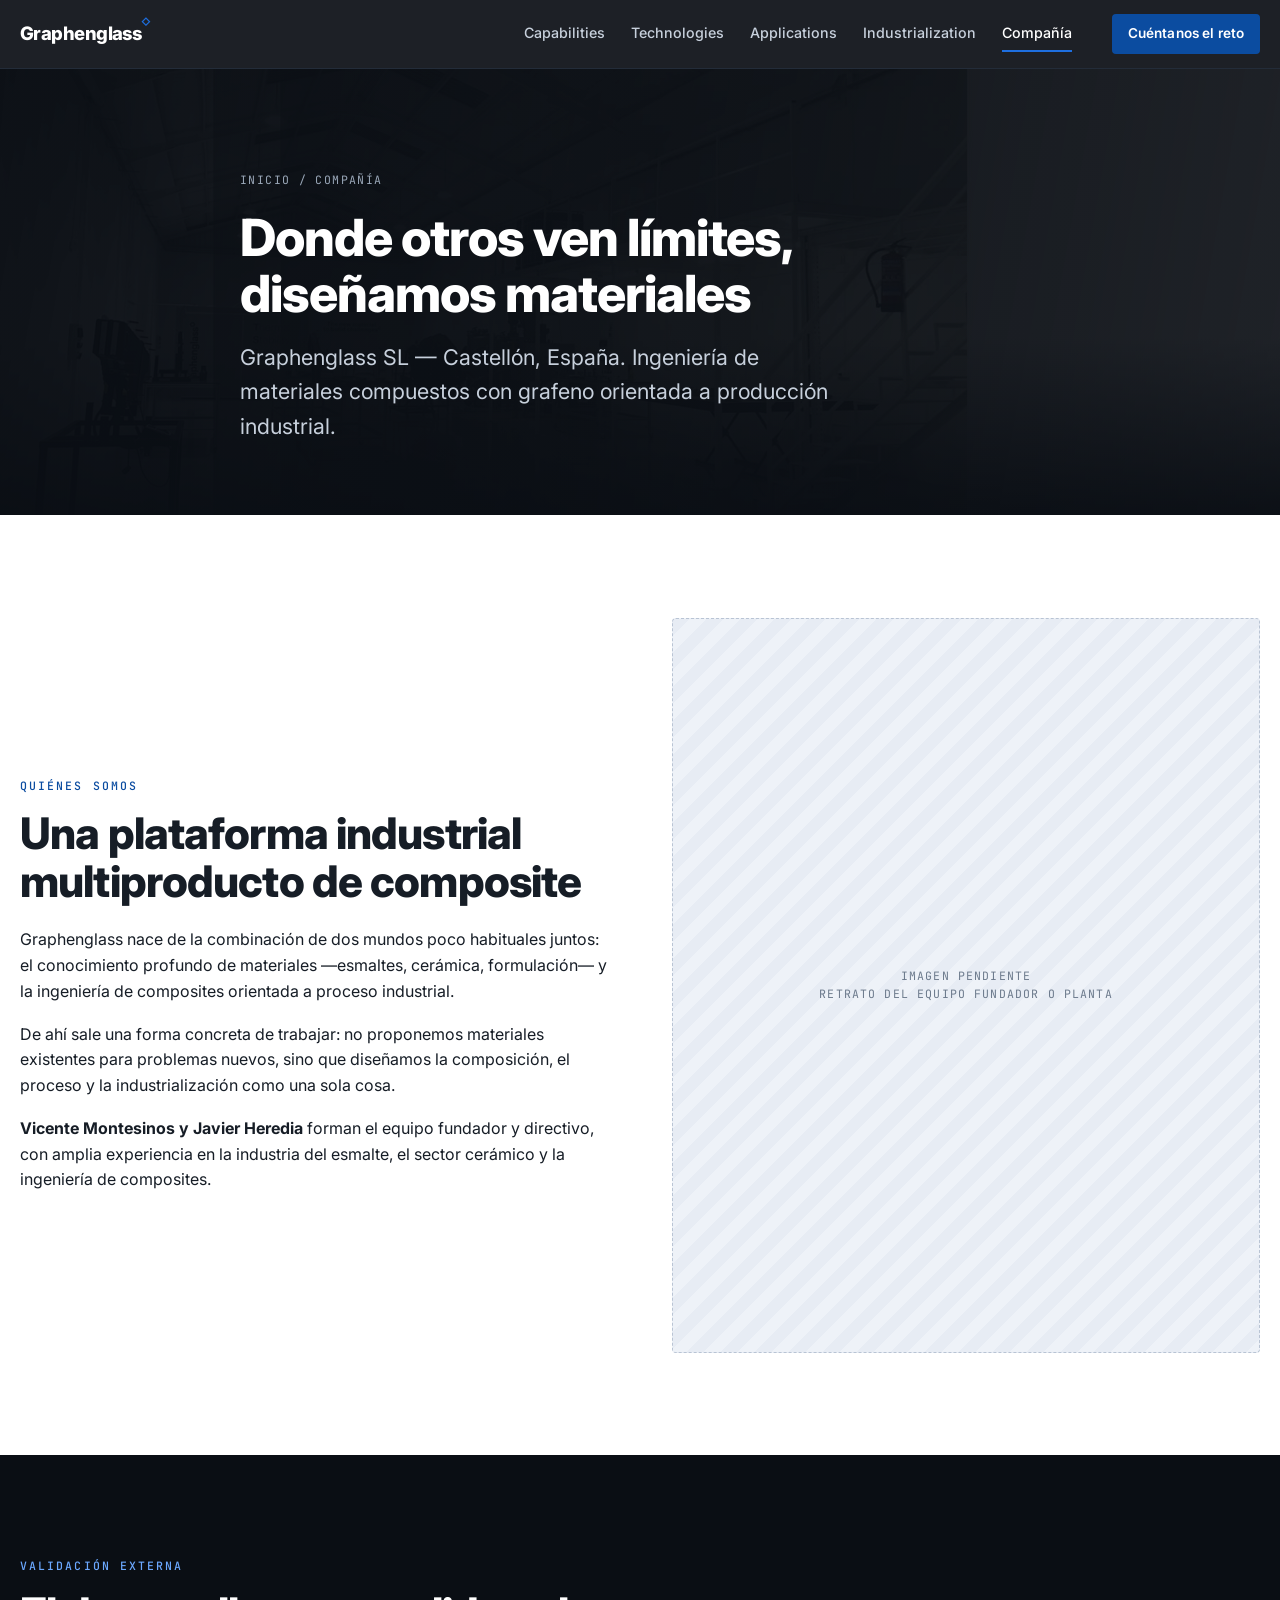
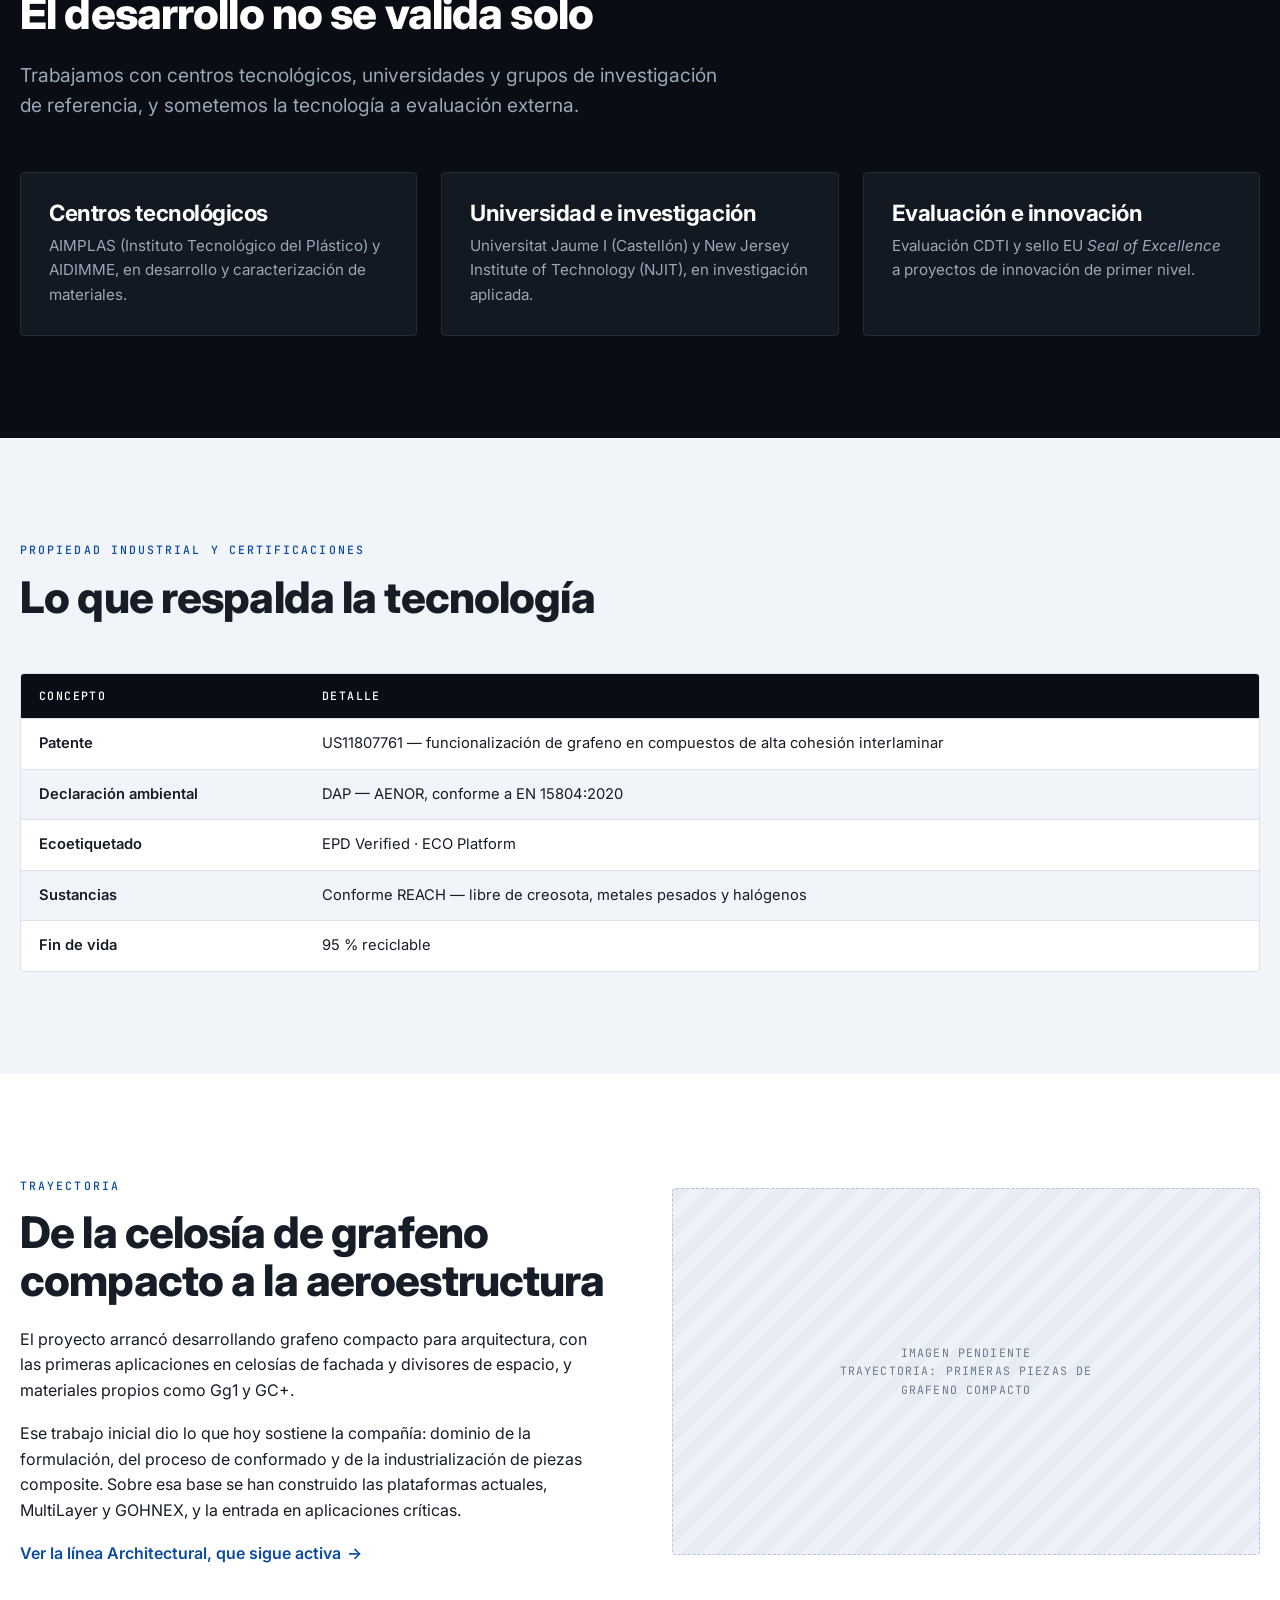
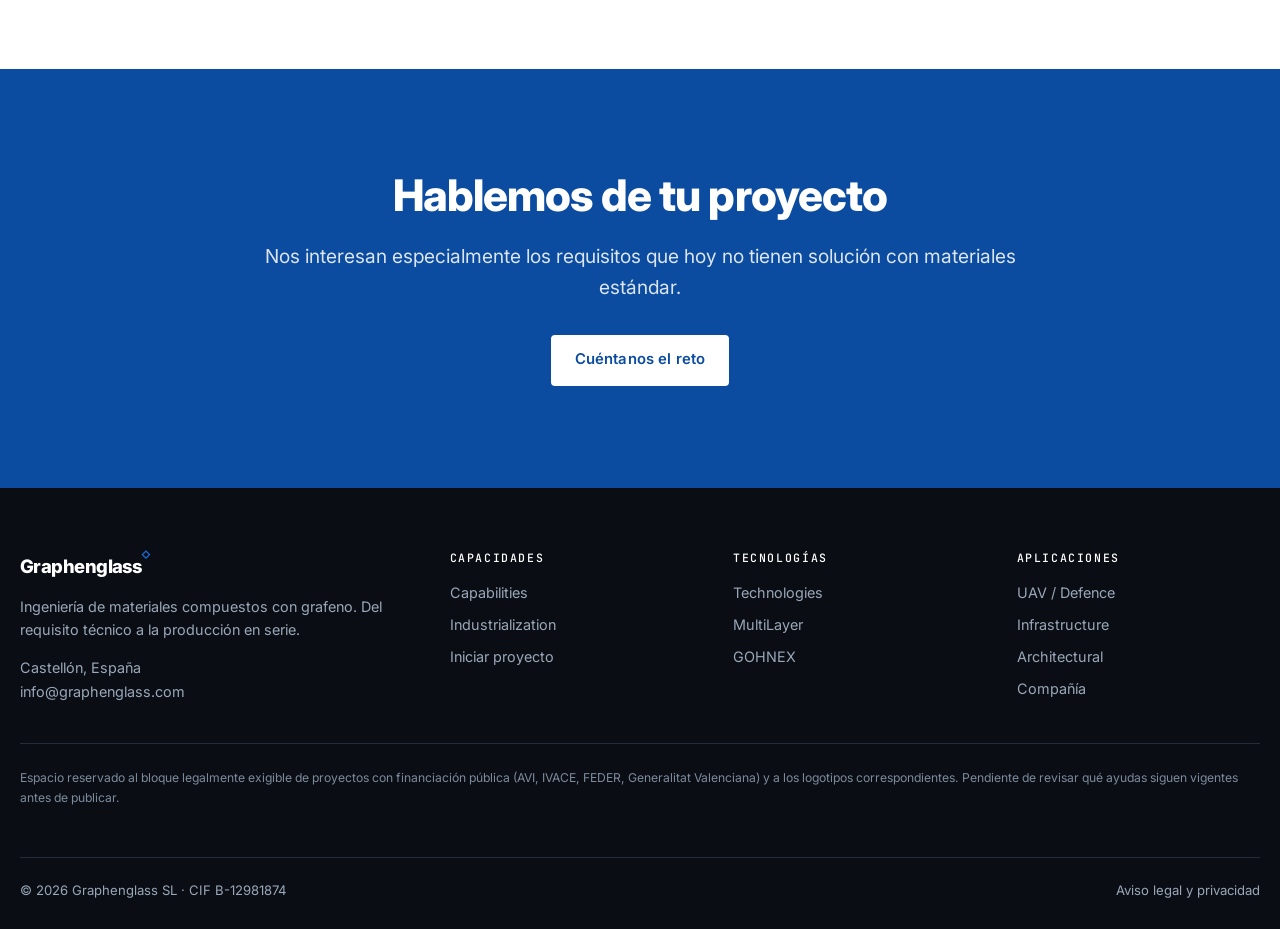
<file: site/about.html>
<!DOCTYPE html>
<html lang="es">
<head>
<meta charset="utf-8">
<meta name="viewport" content="width=device-width, initial-scale=1">
<title>Compañía — Graphenglass</title>
<meta name="description" content="Graphenglass SL, Castellón. Ingeniería de materiales compuestos con grafeno. Patente US11807761, I+D con AIMPLAS, AIDIMME, UJI y NJIT.">
<link rel="preconnect" href="https://fonts.googleapis.com">
<link rel="preconnect" href="https://fonts.gstatic.com" crossorigin>
<link href="https://fonts.googleapis.com/css2?family=Inter:wght@400;500;600;700;800&family=JetBrains+Mono:wght@400;500&display=swap" rel="stylesheet">
<link rel="icon" href="assets/img/favicon.svg" type="image/svg+xml">
<link rel="stylesheet" href="assets/css/style.css">
</head>
<body>

<header class="site-header">
  <div class="wrap site-header__inner">
    <a class="brand" href="index.html">Graphenglass<sup>◇</sup></a>
    <nav class="nav">
      <a href="capabilities.html">Capabilities</a>
      <a href="technologies.html">Technologies</a>
      <a href="applications.html">Applications</a>
      <a href="industrialization.html">Industrialization</a>
      <a href="about.html" aria-current="page">Compañía</a>
    </nav>
    <a class="btn btn--primary btn--sm header-cta" href="contact.html">Cuéntanos el reto</a>
    <button class="nav-toggle" aria-expanded="false">Menú</button>
  </div>
</header>

<main>

  <section class="hero hero--page">
    <div class="hero__media"><img src="assets/img/plant-lab.jpg" alt="Instalaciones de Graphenglass en Castellón"></div>
    <div class="wrap hero__inner">
      <p class="breadcrumb"><a href="index.html">Inicio</a> / Compañía</p>
      <h1>Donde otros ven límites, diseñamos materiales</h1>
      <p class="hero__sub">Graphenglass SL — Castellón, España. Ingeniería de materiales compuestos con grafeno orientada a producción industrial.</p>
    </div>
  </section>

  <section class="section">
    <div class="wrap split">
      <div>
        <span class="eyebrow">Quiénes somos</span>
        <h2>Una plataforma industrial multiproducto de composite</h2>
        <p>Graphenglass nace de la combinación de dos mundos poco habituales juntos: el conocimiento profundo de materiales —esmaltes, cerámica, formulación— y la ingeniería de composites orientada a proceso industrial.</p>
        <p>De ahí sale una forma concreta de trabajar: no proponemos materiales existentes para problemas nuevos, sino que diseñamos la composición, el proceso y la industrialización como una sola cosa.</p>
        <p><strong>Vicente Montesinos y Javier Heredia</strong> forman el equipo fundador y directivo, con amplia experiencia en la industria del esmalte, el sector cerámico y la ingeniería de composites.</p>
      </div>
      <div class="split__media">
        <div class="ph ph--tall"><span>Imagen pendiente<br>Retrato del equipo fundador o planta</span></div>
      </div>
    </div>
  </section>

  <section class="section section--dark on-dark">
    <div class="wrap">
      <div class="section__head">
        <span class="eyebrow eyebrow--inv">Validación externa</span>
        <h2>El desarrollo no se valida solo</h2>
        <p class="lead">Trabajamos con centros tecnológicos, universidades y grupos de investigación de referencia, y sometemos la tecnología a evaluación externa.</p>
      </div>
      <div class="grid grid--3">
        <div class="card card--dark">
          <h3>Centros tecnológicos</h3>
          <p>AIMPLAS (Instituto Tecnológico del Plástico) y AIDIMME, en desarrollo y caracterización de materiales.</p>
        </div>
        <div class="card card--dark">
          <h3>Universidad e investigación</h3>
          <p>Universitat Jaume I (Castellón) y New Jersey Institute of Technology (NJIT), en investigación aplicada.</p>
        </div>
        <div class="card card--dark">
          <h3>Evaluación e innovación</h3>
          <p>Evaluación CDTI y sello EU <em>Seal of Excellence</em> a proyectos de innovación de primer nivel.</p>
        </div>
      </div>
    </div>
  </section>

  <section class="section section--mist">
    <div class="wrap">
      <div class="section__head">
        <span class="eyebrow">Propiedad industrial y certificaciones</span>
        <h2>Lo que respalda la tecnología</h2>
      </div>
      <div class="table-wrap">
        <table class="spec">
          <thead><tr><th>Concepto</th><th>Detalle</th></tr></thead>
          <tbody>
            <tr><td>Patente</td><td>US11807761 — funcionalización de grafeno en compuestos de alta cohesión interlaminar</td></tr>
            <tr><td>Declaración ambiental</td><td>DAP — AENOR, conforme a EN 15804:2020</td></tr>
            <tr><td>Ecoetiquetado</td><td>EPD Verified · ECO Platform</td></tr>
            <tr><td>Sustancias</td><td>Conforme REACH — libre de creosota, metales pesados y halógenos</td></tr>
            <tr><td>Fin de vida</td><td>95 % reciclable</td></tr>
          </tbody>
        </table>
      </div>
    </div>
  </section>

  <section class="section">
    <div class="wrap split split--reverse">
      <div class="split__media"><div class="ph"><span>Imagen pendiente<br>Trayectoria: primeras piezas de grafeno compacto</span></div></div>
      <div>
        <span class="eyebrow">Trayectoria</span>
        <h2>De la celosía de grafeno compacto a la aeroestructura</h2>
        <p>El proyecto arrancó desarrollando grafeno compacto para arquitectura, con las primeras aplicaciones en celosías de fachada y divisores de espacio, y materiales propios como Gg1 y GC+.</p>
        <p>Ese trabajo inicial dio lo que hoy sostiene la compañía: dominio de la formulación, del proceso de conformado y de la industrialización de piezas composite. Sobre esa base se han construido las plataformas actuales, MultiLayer y GOHNEX, y la entrada en aplicaciones críticas.</p>
        <p><a class="link-arrow" href="architectural.html">Ver la línea Architectural, que sigue activa</a></p>
      </div>
    </div>
  </section>

  <section class="section cta-band">
    <div class="wrap center narrow">
      <h2>Hablemos de tu proyecto</h2>
      <p class="lead">Nos interesan especialmente los requisitos que hoy no tienen solución con materiales estándar.</p>
      <div class="btn-row"><a class="btn btn--primary" href="contact.html">Cuéntanos el reto</a></div>
    </div>
  </section>

</main>

<footer class="site-footer">
  <div class="wrap">
    <div class="footer-grid">
      <div>
        <div class="footer-brand">Graphenglass<sup>◇</sup></div>
        <p>Ingeniería de materiales compuestos con grafeno. Del requisito técnico a la producción en serie.</p>
        <p>Castellón, España<br><a href="mailto:info@graphenglass.com">info@graphenglass.com</a></p>
      </div>
      <div>
        <h4>Capacidades</h4>
        <ul>
          <li><a href="capabilities.html">Capabilities</a></li>
          <li><a href="industrialization.html">Industrialization</a></li>
          <li><a href="contact.html">Iniciar proyecto</a></li>
        </ul>
      </div>
      <div>
        <h4>Tecnologías</h4>
        <ul>
          <li><a href="technologies.html">Technologies</a></li>
          <li><a href="multilayer.html">MultiLayer</a></li>
          <li><a href="gohnex.html">GOHNEX</a></li>
        </ul>
      </div>
      <div>
        <h4>Aplicaciones</h4>
        <ul>
          <li><a href="uav-defence.html">UAV / Defence</a></li>
          <li><a href="infrastructure.html">Infrastructure</a></li>
          <li><a href="architectural.html">Architectural</a></li>
          <li><a href="about.html">Compañía</a></li>
        </ul>
      </div>
    </div>
    <div class="funding">
      Espacio reservado al bloque legalmente exigible de proyectos con financiación pública (AVI, IVACE, FEDER, Generalitat Valenciana) y a los logotipos correspondientes. Pendiente de revisar qué ayudas siguen vigentes antes de publicar.
    </div>
    <div class="footer-bottom">
      <span>© <span id="y">2026</span> Graphenglass SL · CIF B-12981874</span>
      <span><a href="legal.html">Aviso legal y privacidad</a></span>
    </div>
  </div>
</footer>

<script src="assets/js/main.js"></script>
<script>document.getElementById('y').textContent = new Date().getFullYear();</script>
</body>
</html>
</file>
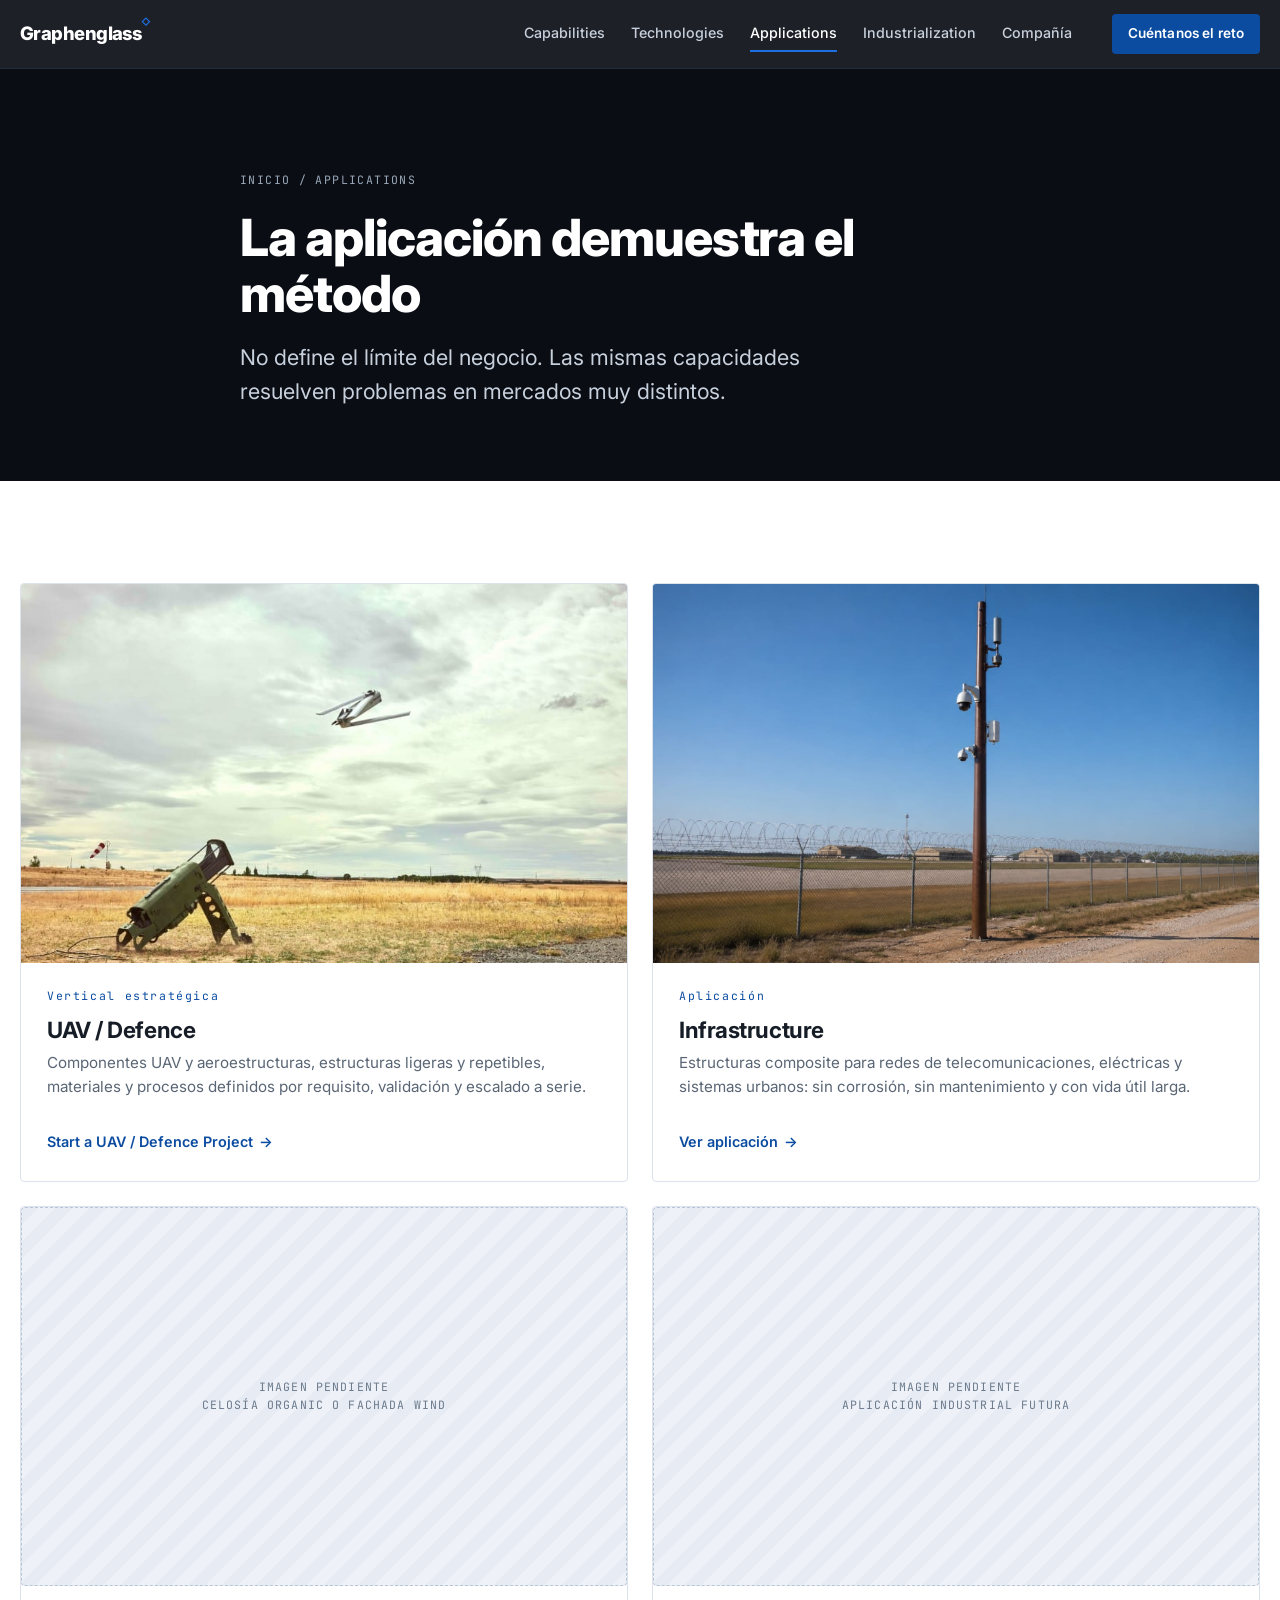
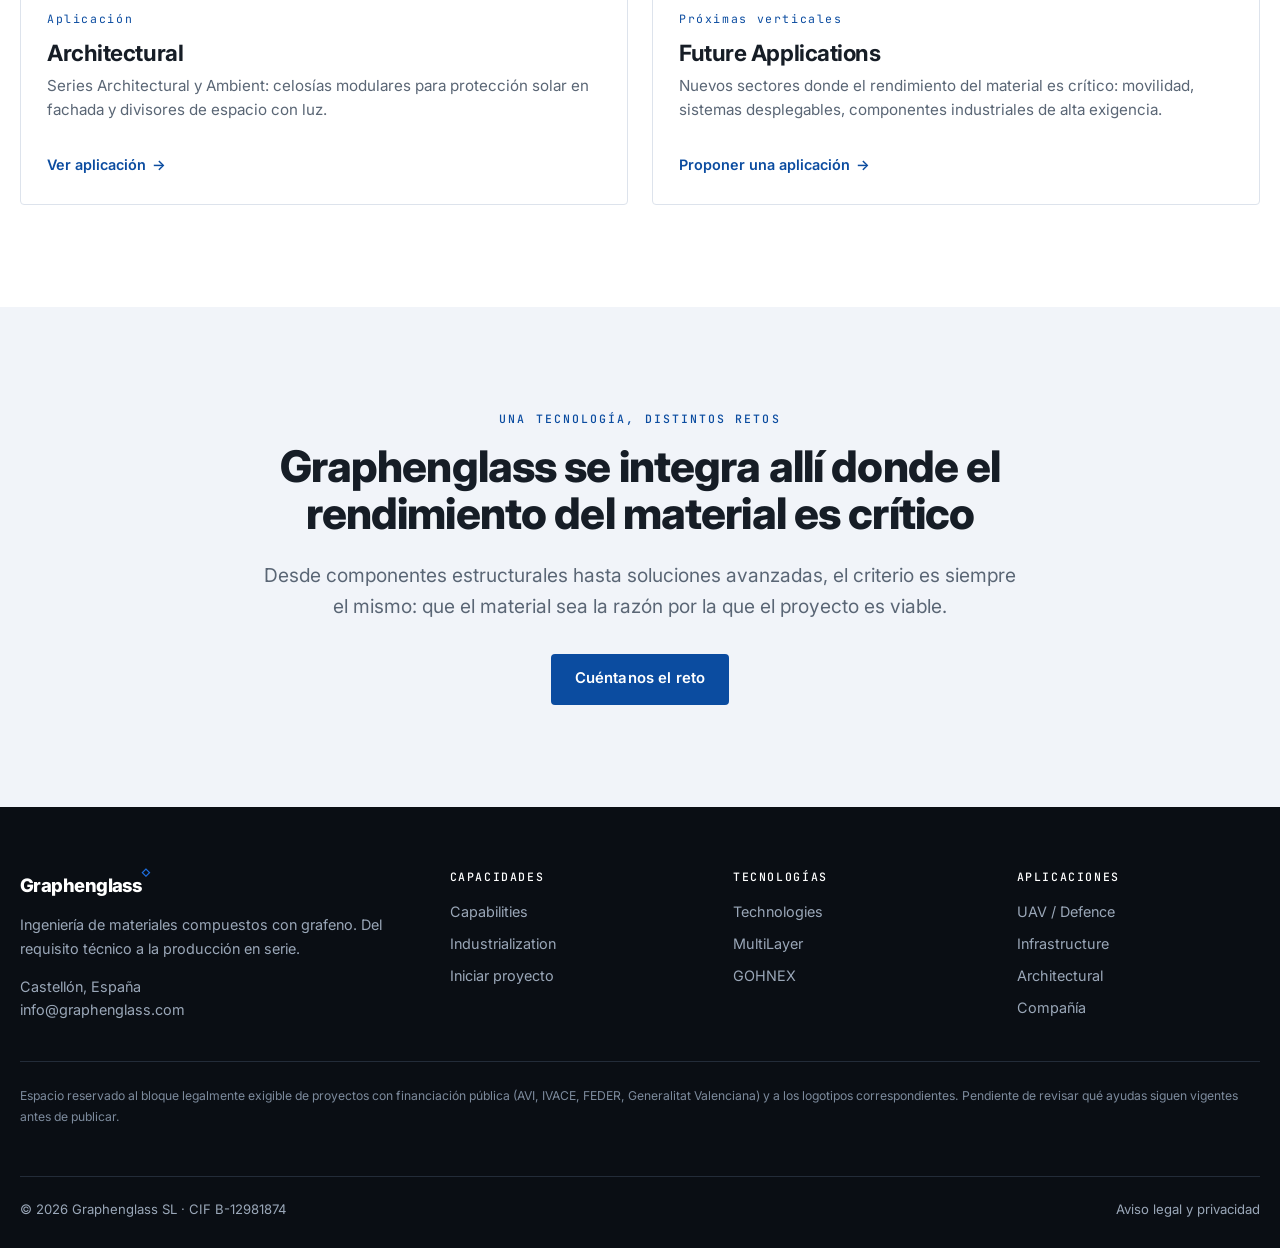
<file: site/applications.html>
<!DOCTYPE html>
<html lang="es">
<head>
<meta charset="utf-8">
<meta name="viewport" content="width=device-width, initial-scale=1">
<title>Applications — Graphenglass</title>
<meta name="description" content="UAV / Defence, infraestructura y arquitectura: aplicaciones industriales de los composites con grafeno de Graphenglass.">
<link rel="preconnect" href="https://fonts.googleapis.com">
<link rel="preconnect" href="https://fonts.gstatic.com" crossorigin>
<link href="https://fonts.googleapis.com/css2?family=Inter:wght@400;500;600;700;800&family=JetBrains+Mono:wght@400;500&display=swap" rel="stylesheet">
<link rel="icon" href="assets/img/favicon.svg" type="image/svg+xml">
<link rel="stylesheet" href="assets/css/style.css">
</head>
<body>

<header class="site-header">
  <div class="wrap site-header__inner">
    <a class="brand" href="index.html">Graphenglass<sup>◇</sup></a>
    <nav class="nav">
      <a href="capabilities.html">Capabilities</a>
      <a href="technologies.html">Technologies</a>
      <a href="applications.html" aria-current="page">Applications</a>
      <a href="industrialization.html">Industrialization</a>
      <a href="about.html">Compañía</a>
    </nav>
    <a class="btn btn--primary btn--sm header-cta" href="contact.html">Cuéntanos el reto</a>
    <button class="nav-toggle" aria-expanded="false">Menú</button>
  </div>
</header>

<main>

  <section class="hero hero--page">
    <div class="wrap hero__inner">
      <p class="breadcrumb"><a href="index.html">Inicio</a> / Applications</p>
      <h1>La aplicación demuestra el método</h1>
      <p class="hero__sub">No define el límite del negocio. Las mismas capacidades resuelven problemas en mercados muy distintos.</p>
    </div>
  </section>

  <section class="section">
    <div class="wrap">
      <div class="grid grid--2">
        <a class="card card--media" href="uav-defence.html">
          <img src="assets/img/uav-launch.jpg" alt="Lanzamiento de UAV">
          <div class="card__body">
            <span class="card__num">Vertical estratégica</span>
            <h3>UAV / Defence</h3>
            <p>Componentes UAV y aeroestructuras, estructuras ligeras y repetibles, materiales y procesos definidos por requisito, validación y escalado a serie.</p>
            <span class="link-arrow">Start a UAV / Defence Project</span>
          </div>
        </a>
        <a class="card card--media" href="infrastructure.html">
          <img src="assets/img/infrastructure-pole.jpg" alt="Soporte multifunción composite">
          <div class="card__body">
            <span class="card__num">Aplicación</span>
            <h3>Infrastructure</h3>
            <p>Estructuras composite para redes de telecomunicaciones, eléctricas y sistemas urbanos: sin corrosión, sin mantenimiento y con vida útil larga.</p>
            <span class="link-arrow">Ver aplicación</span>
          </div>
        </a>
        <a class="card card--media" href="architectural.html">
          <div class="ph"><span>Imagen pendiente<br>Celosía Organic o fachada Wind</span></div>
          <div class="card__body">
            <span class="card__num">Aplicación</span>
            <h3>Architectural</h3>
            <p>Series Architectural y Ambient: celosías modulares para protección solar en fachada y divisores de espacio con luz.</p>
            <span class="link-arrow">Ver aplicación</span>
          </div>
        </a>
        <div class="card card--media">
          <div class="ph"><span>Imagen pendiente<br>Aplicación industrial futura</span></div>
          <div class="card__body">
            <span class="card__num">Próximas verticales</span>
            <h3>Future Applications</h3>
            <p>Nuevos sectores donde el rendimiento del material es crítico: movilidad, sistemas desplegables, componentes industriales de alta exigencia.</p>
            <a class="link-arrow" href="contact.html">Proponer una aplicación</a>
          </div>
        </div>
      </div>
    </div>
  </section>

  <section class="section section--mist">
    <div class="wrap narrow center">
      <span class="eyebrow">Una tecnología, distintos retos</span>
      <h2>Graphenglass se integra allí donde el rendimiento del material es crítico</h2>
      <p class="lead">Desde componentes estructurales hasta soluciones avanzadas, el criterio es siempre el mismo: que el material sea la razón por la que el proyecto es viable.</p>
      <div class="btn-row" style="justify-content:center"><a class="btn btn--primary" href="contact.html">Cuéntanos el reto</a></div>
    </div>
  </section>

</main>

<footer class="site-footer">
  <div class="wrap">
    <div class="footer-grid">
      <div>
        <div class="footer-brand">Graphenglass<sup>◇</sup></div>
        <p>Ingeniería de materiales compuestos con grafeno. Del requisito técnico a la producción en serie.</p>
        <p>Castellón, España<br><a href="mailto:info@graphenglass.com">info@graphenglass.com</a></p>
      </div>
      <div>
        <h4>Capacidades</h4>
        <ul>
          <li><a href="capabilities.html">Capabilities</a></li>
          <li><a href="industrialization.html">Industrialization</a></li>
          <li><a href="contact.html">Iniciar proyecto</a></li>
        </ul>
      </div>
      <div>
        <h4>Tecnologías</h4>
        <ul>
          <li><a href="technologies.html">Technologies</a></li>
          <li><a href="multilayer.html">MultiLayer</a></li>
          <li><a href="gohnex.html">GOHNEX</a></li>
        </ul>
      </div>
      <div>
        <h4>Aplicaciones</h4>
        <ul>
          <li><a href="uav-defence.html">UAV / Defence</a></li>
          <li><a href="infrastructure.html">Infrastructure</a></li>
          <li><a href="architectural.html">Architectural</a></li>
          <li><a href="about.html">Compañía</a></li>
        </ul>
      </div>
    </div>
    <div class="funding">
      Espacio reservado al bloque legalmente exigible de proyectos con financiación pública (AVI, IVACE, FEDER, Generalitat Valenciana) y a los logotipos correspondientes. Pendiente de revisar qué ayudas siguen vigentes antes de publicar.
    </div>
    <div class="footer-bottom">
      <span>© <span id="y">2026</span> Graphenglass SL · CIF B-12981874</span>
      <span><a href="legal.html">Aviso legal y privacidad</a></span>
    </div>
  </div>
</footer>

<script src="assets/js/main.js"></script>
<script>document.getElementById('y').textContent = new Date().getFullYear();</script>
</body>
</html>
</file>
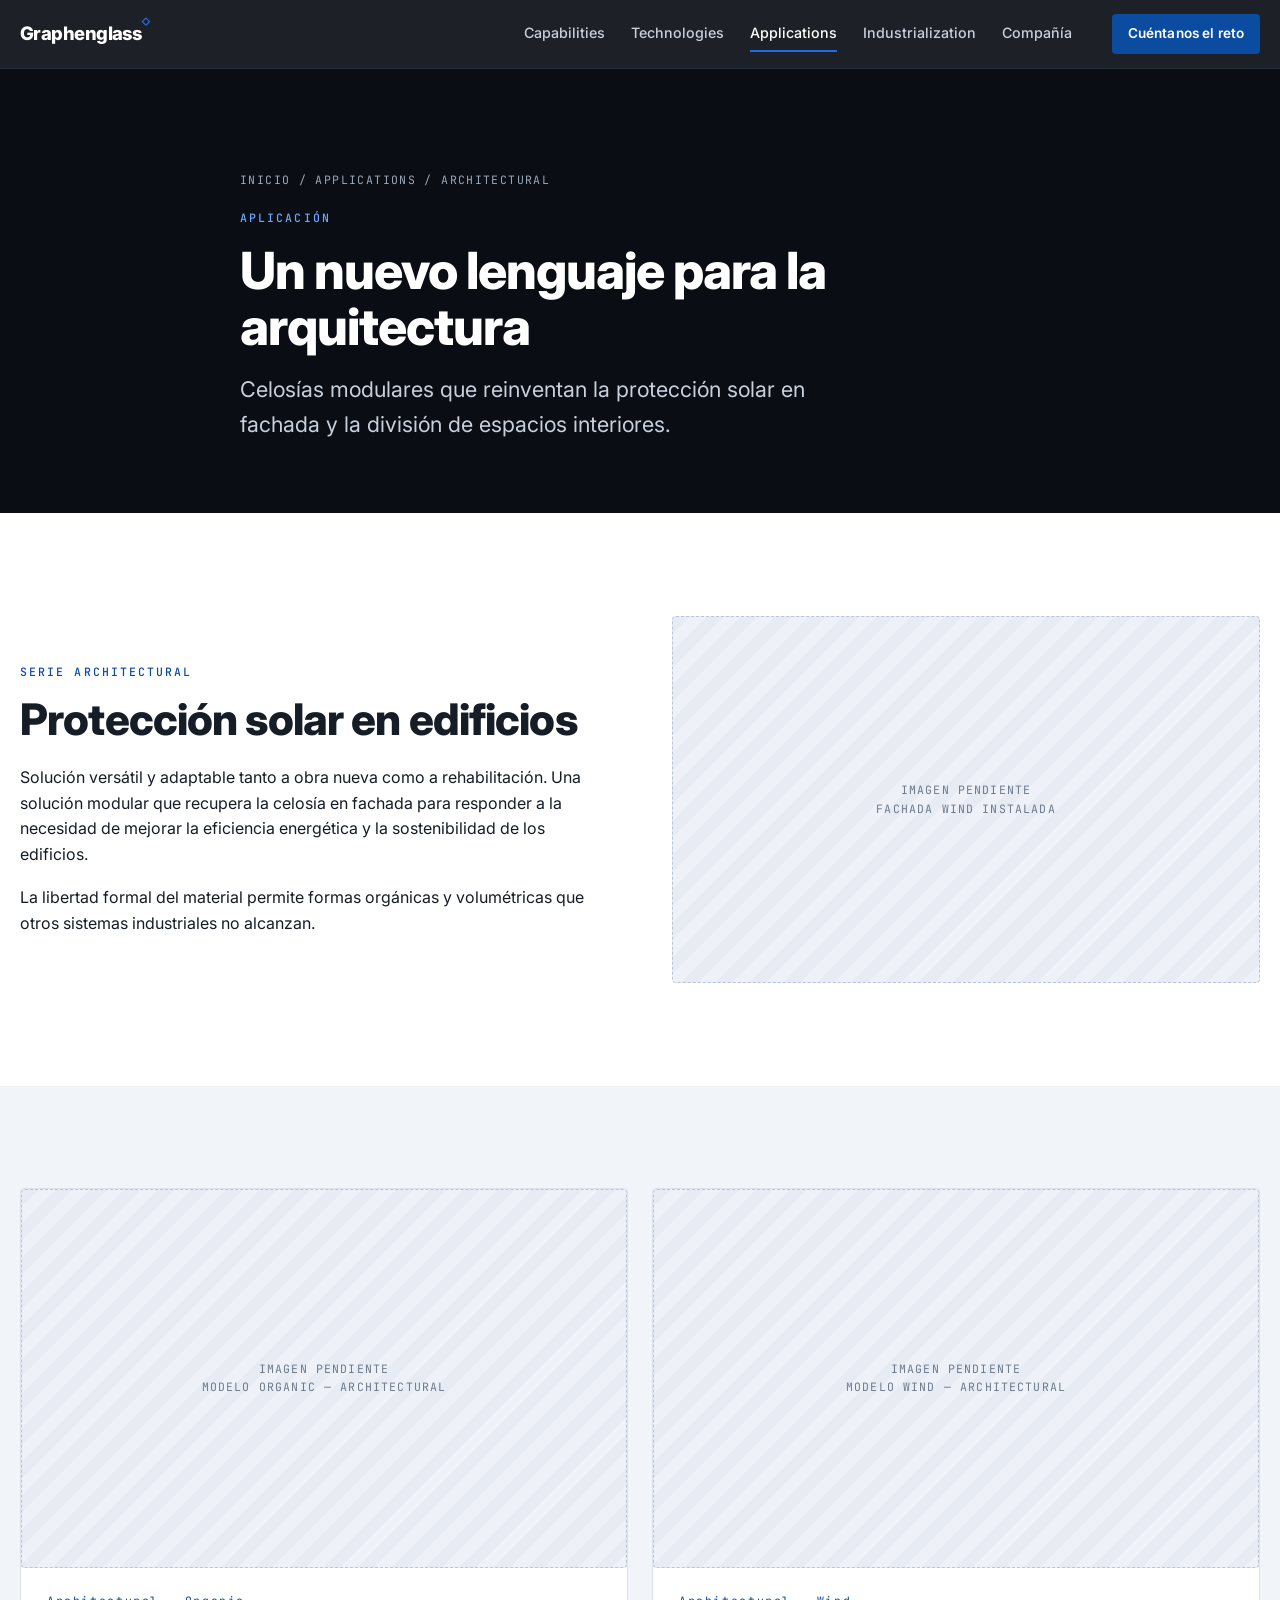
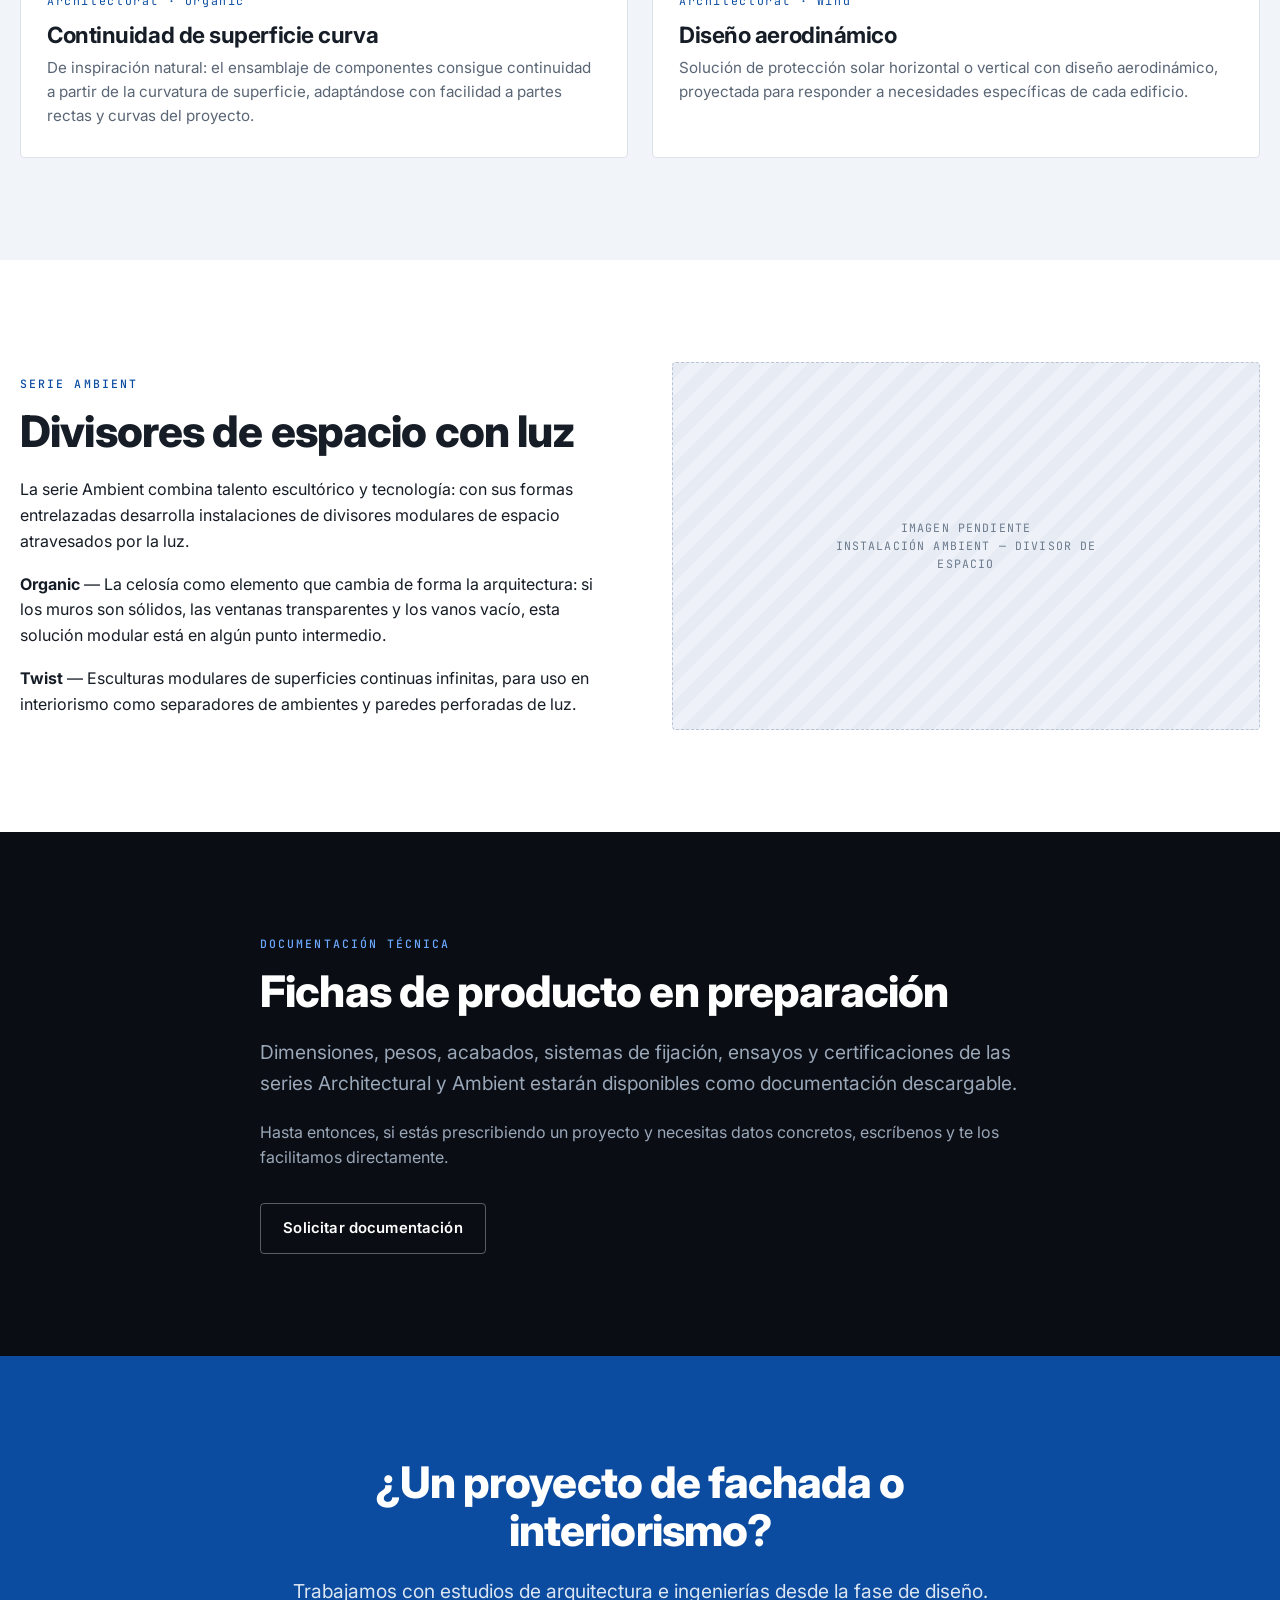
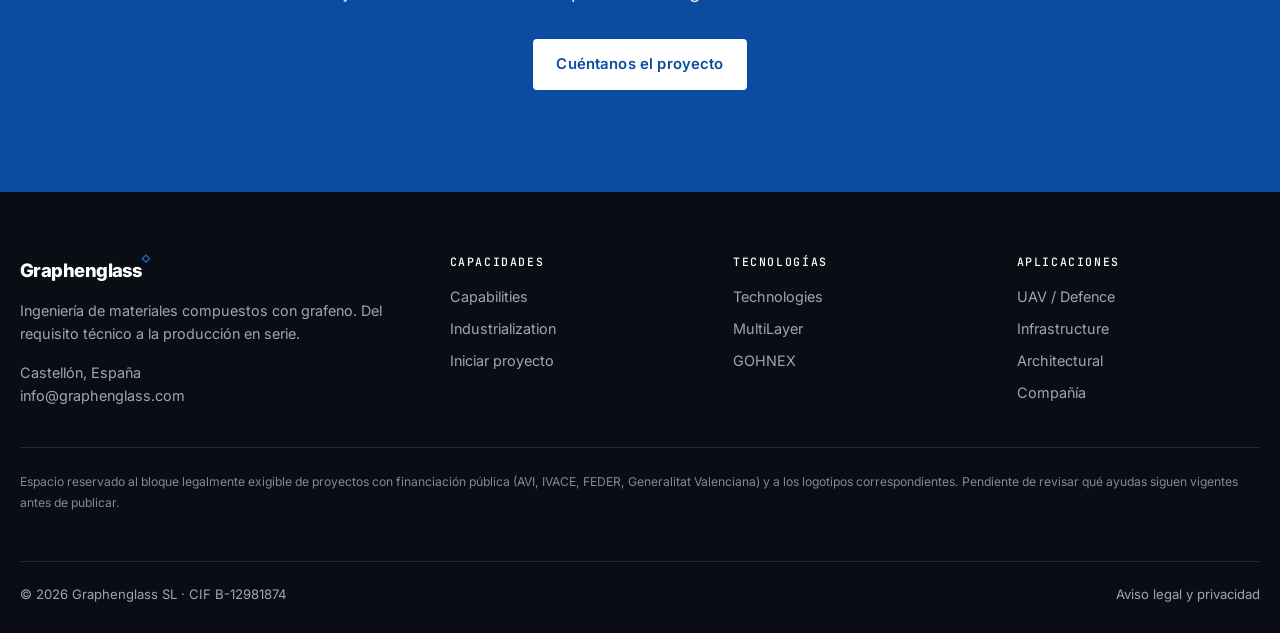
<file: site/architectural.html>
<!DOCTYPE html>
<html lang="es">
<head>
<meta charset="utf-8">
<meta name="viewport" content="width=device-width, initial-scale=1">
<title>Architectural — Series Architectural y Ambient | Graphenglass</title>
<meta name="description" content="Series Architectural y Ambient: celosías modulares de grafeno compacto para protección solar en fachada y divisores de espacio con luz.">
<link rel="preconnect" href="https://fonts.googleapis.com">
<link rel="preconnect" href="https://fonts.gstatic.com" crossorigin>
<link href="https://fonts.googleapis.com/css2?family=Inter:wght@400;500;600;700;800&family=JetBrains+Mono:wght@400;500&display=swap" rel="stylesheet">
<link rel="icon" href="assets/img/favicon.svg" type="image/svg+xml">
<link rel="stylesheet" href="assets/css/style.css">
</head>
<body>

<header class="site-header">
  <div class="wrap site-header__inner">
    <a class="brand" href="index.html">Graphenglass<sup>◇</sup></a>
    <nav class="nav">
      <a href="capabilities.html">Capabilities</a>
      <a href="technologies.html">Technologies</a>
      <a href="applications.html" aria-current="page">Applications</a>
      <a href="industrialization.html">Industrialization</a>
      <a href="about.html">Compañía</a>
    </nav>
    <a class="btn btn--primary btn--sm header-cta" href="contact.html">Cuéntanos el reto</a>
    <button class="nav-toggle" aria-expanded="false">Menú</button>
  </div>
</header>

<main>

  <section class="hero hero--page">
    <div class="wrap hero__inner">
      <p class="breadcrumb"><a href="index.html">Inicio</a> / <a href="applications.html">Applications</a> / Architectural</p>
      <span class="eyebrow eyebrow--inv">Aplicación</span>
      <h1>Un nuevo lenguaje para la arquitectura</h1>
      <p class="hero__sub">Celosías modulares que reinventan la protección solar en fachada y la división de espacios interiores.</p>
    </div>
  </section>

  <section class="section">
    <div class="wrap split">
      <div>
        <span class="eyebrow">Serie Architectural</span>
        <h2>Protección solar en edificios</h2>
        <p>Solución versátil y adaptable tanto a obra nueva como a rehabilitación. Una solución modular que recupera la celosía en fachada para responder a la necesidad de mejorar la eficiencia energética y la sostenibilidad de los edificios.</p>
        <p>La libertad formal del material permite formas orgánicas y volumétricas que otros sistemas industriales no alcanzan.</p>
      </div>
      <div class="split__media"><div class="ph"><span>Imagen pendiente<br>Fachada Wind instalada</span></div></div>
    </div>
  </section>

  <section class="section section--mist">
    <div class="wrap">
      <div class="grid grid--2">
        <div class="card card--media" style="background:var(--paper)">
          <div class="ph"><span>Imagen pendiente<br>Modelo Organic — Architectural</span></div>
          <div class="card__body">
            <span class="card__num">Architectural · Organic</span>
            <h3>Continuidad de superficie curva</h3>
            <p>De inspiración natural: el ensamblaje de componentes consigue continuidad a partir de la curvatura de superficie, adaptándose con facilidad a partes rectas y curvas del proyecto.</p>
          </div>
        </div>
        <div class="card card--media" style="background:var(--paper)">
          <div class="ph"><span>Imagen pendiente<br>Modelo Wind — Architectural</span></div>
          <div class="card__body">
            <span class="card__num">Architectural · Wind</span>
            <h3>Diseño aerodinámico</h3>
            <p>Solución de protección solar horizontal o vertical con diseño aerodinámico, proyectada para responder a necesidades específicas de cada edificio.</p>
          </div>
        </div>
      </div>
    </div>
  </section>

  <section class="section">
    <div class="wrap split split--reverse">
      <div class="split__media"><div class="ph"><span>Imagen pendiente<br>Instalación Ambient — divisor de espacio</span></div></div>
      <div>
        <span class="eyebrow">Serie Ambient</span>
        <h2>Divisores de espacio con luz</h2>
        <p>La serie Ambient combina talento escultórico y tecnología: con sus formas entrelazadas desarrolla instalaciones de divisores modulares de espacio atravesados por la luz.</p>
        <p><strong>Organic</strong> — La celosía como elemento que cambia de forma la arquitectura: si los muros son sólidos, las ventanas transparentes y los vanos vacío, esta solución modular está en algún punto intermedio.</p>
        <p><strong>Twist</strong> — Esculturas modulares de superficies continuas infinitas, para uso en interiorismo como separadores de ambientes y paredes perforadas de luz.</p>
      </div>
    </div>
  </section>

  <section class="section section--dark on-dark">
    <div class="wrap narrow">
      <span class="eyebrow eyebrow--inv">Documentación técnica</span>
      <h2>Fichas de producto en preparación</h2>
      <p class="lead">Dimensiones, pesos, acabados, sistemas de fijación, ensayos y certificaciones de las series Architectural y Ambient estarán disponibles como documentación descargable.</p>
      <p style="color:var(--text-inv-mute)">Hasta entonces, si estás prescribiendo un proyecto y necesitas datos concretos, escríbenos y te los facilitamos directamente.</p>
      <div class="btn-row"><a class="btn btn--ghost" href="contact.html">Solicitar documentación</a></div>
    </div>
  </section>

  <section class="section cta-band">
    <div class="wrap center narrow">
      <h2>¿Un proyecto de fachada o interiorismo?</h2>
      <p class="lead">Trabajamos con estudios de arquitectura e ingenierías desde la fase de diseño.</p>
      <div class="btn-row"><a class="btn btn--primary" href="contact.html">Cuéntanos el proyecto</a></div>
    </div>
  </section>

</main>

<footer class="site-footer">
  <div class="wrap">
    <div class="footer-grid">
      <div>
        <div class="footer-brand">Graphenglass<sup>◇</sup></div>
        <p>Ingeniería de materiales compuestos con grafeno. Del requisito técnico a la producción en serie.</p>
        <p>Castellón, España<br><a href="mailto:info@graphenglass.com">info@graphenglass.com</a></p>
      </div>
      <div>
        <h4>Capacidades</h4>
        <ul>
          <li><a href="capabilities.html">Capabilities</a></li>
          <li><a href="industrialization.html">Industrialization</a></li>
          <li><a href="contact.html">Iniciar proyecto</a></li>
        </ul>
      </div>
      <div>
        <h4>Tecnologías</h4>
        <ul>
          <li><a href="technologies.html">Technologies</a></li>
          <li><a href="multilayer.html">MultiLayer</a></li>
          <li><a href="gohnex.html">GOHNEX</a></li>
        </ul>
      </div>
      <div>
        <h4>Aplicaciones</h4>
        <ul>
          <li><a href="uav-defence.html">UAV / Defence</a></li>
          <li><a href="infrastructure.html">Infrastructure</a></li>
          <li><a href="architectural.html">Architectural</a></li>
          <li><a href="about.html">Compañía</a></li>
        </ul>
      </div>
    </div>
    <div class="funding">
      Espacio reservado al bloque legalmente exigible de proyectos con financiación pública (AVI, IVACE, FEDER, Generalitat Valenciana) y a los logotipos correspondientes. Pendiente de revisar qué ayudas siguen vigentes antes de publicar.
    </div>
    <div class="footer-bottom">
      <span>© <span id="y">2026</span> Graphenglass SL · CIF B-12981874</span>
      <span><a href="legal.html">Aviso legal y privacidad</a></span>
    </div>
  </div>
</footer>

<script src="assets/js/main.js"></script>
<script>document.getElementById('y').textContent = new Date().getFullYear();</script>
</body>
</html>
</file>
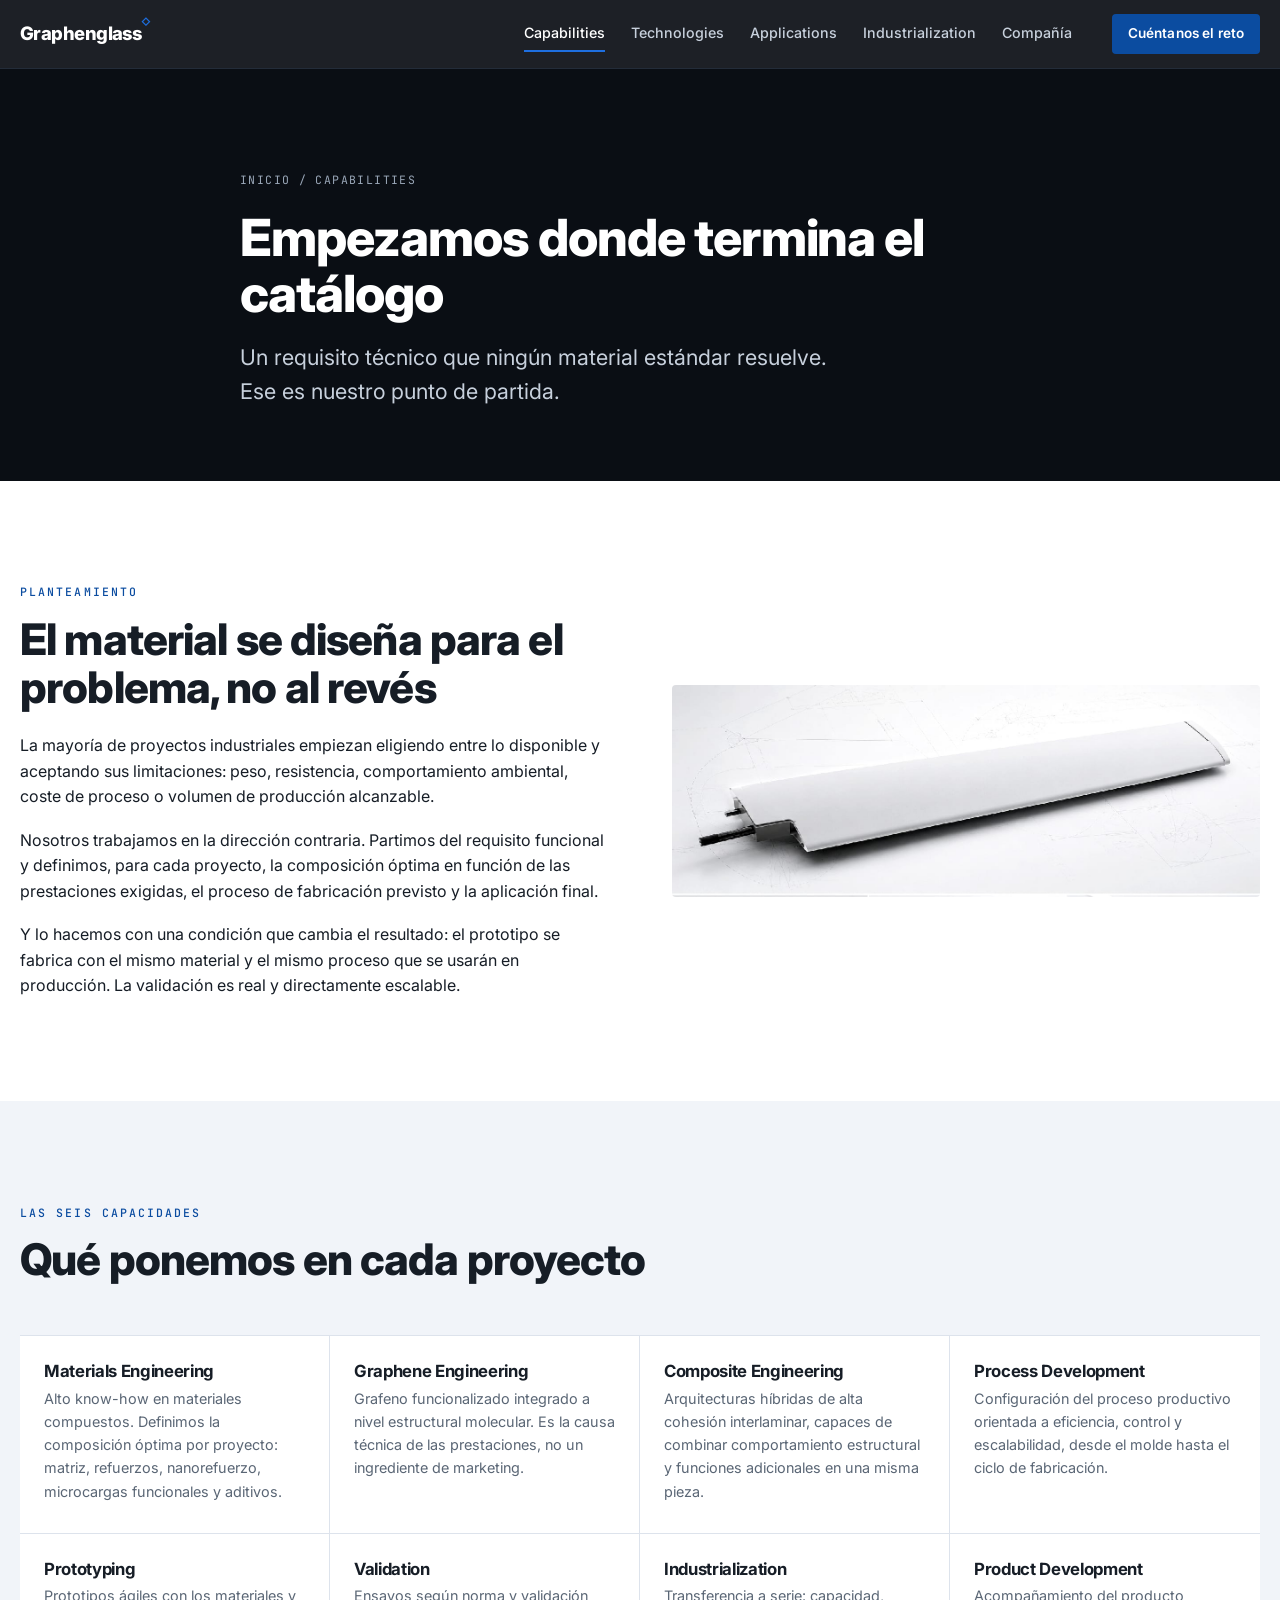
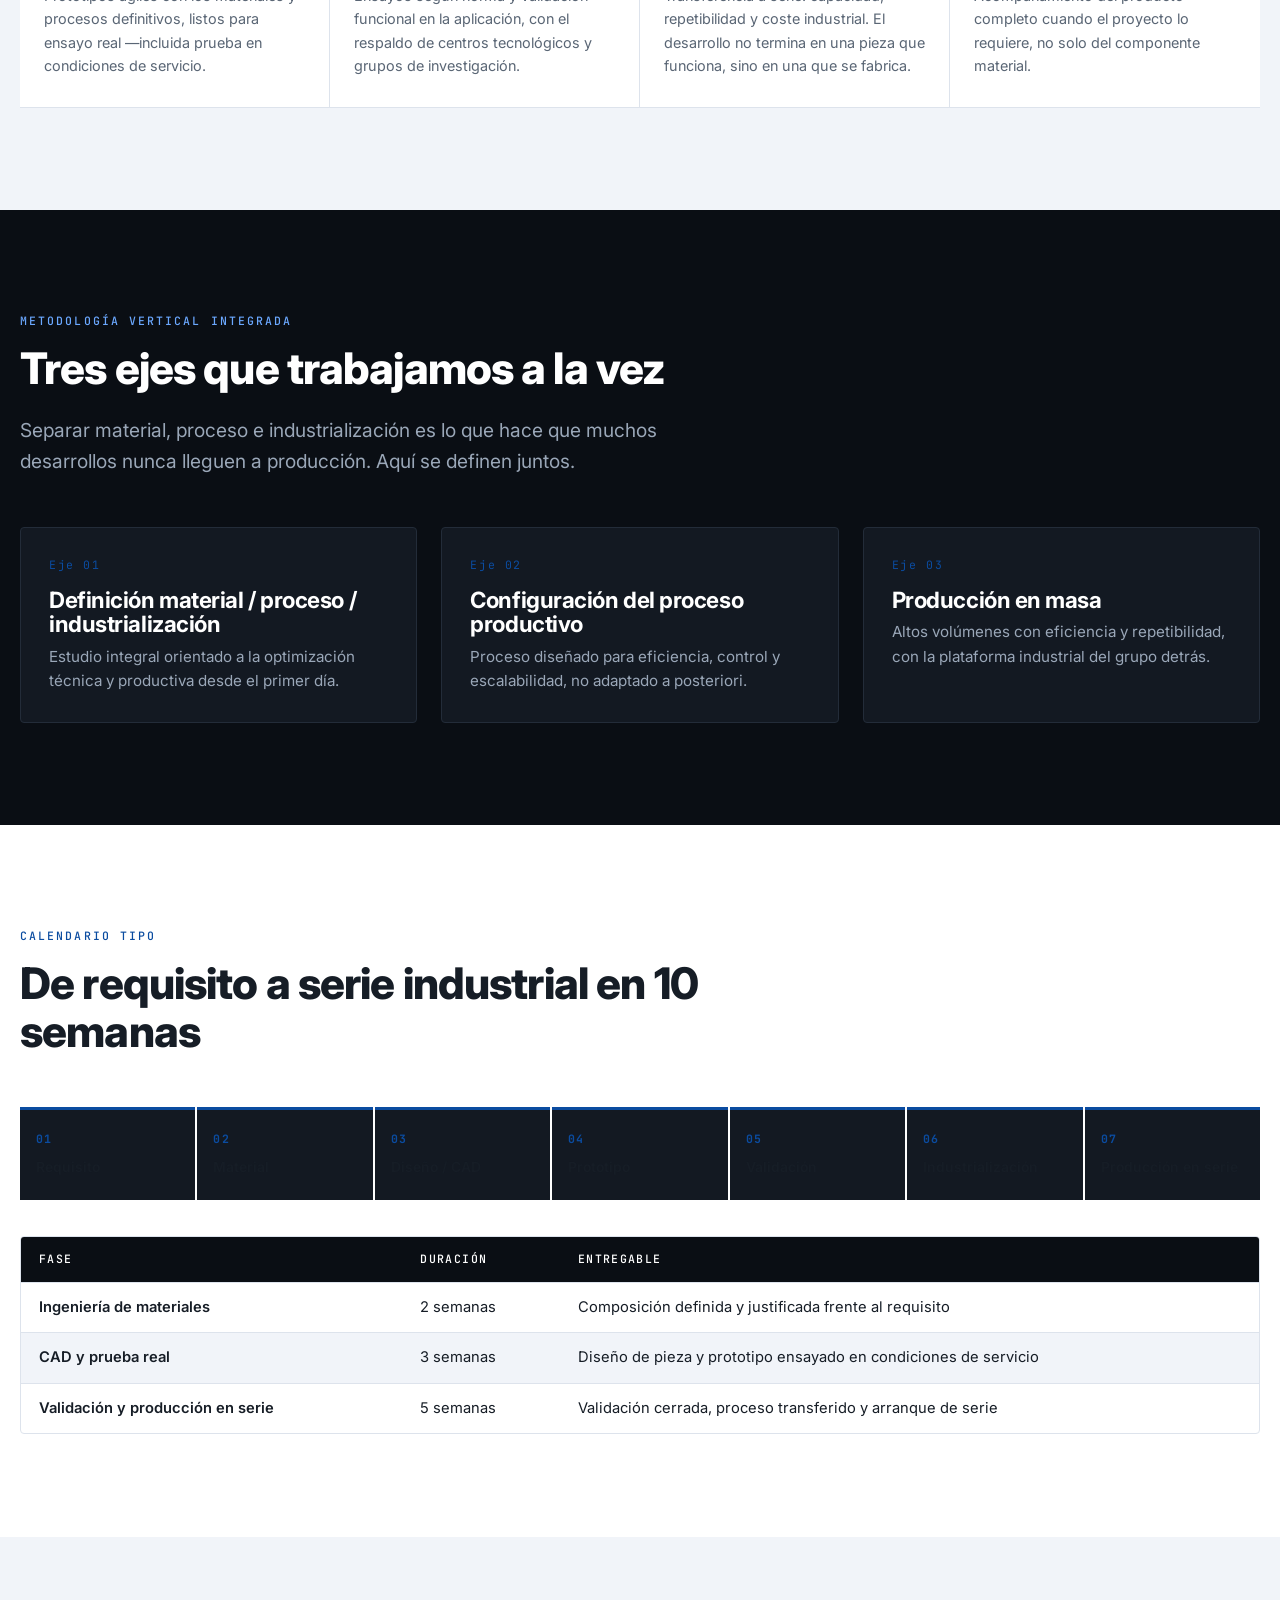
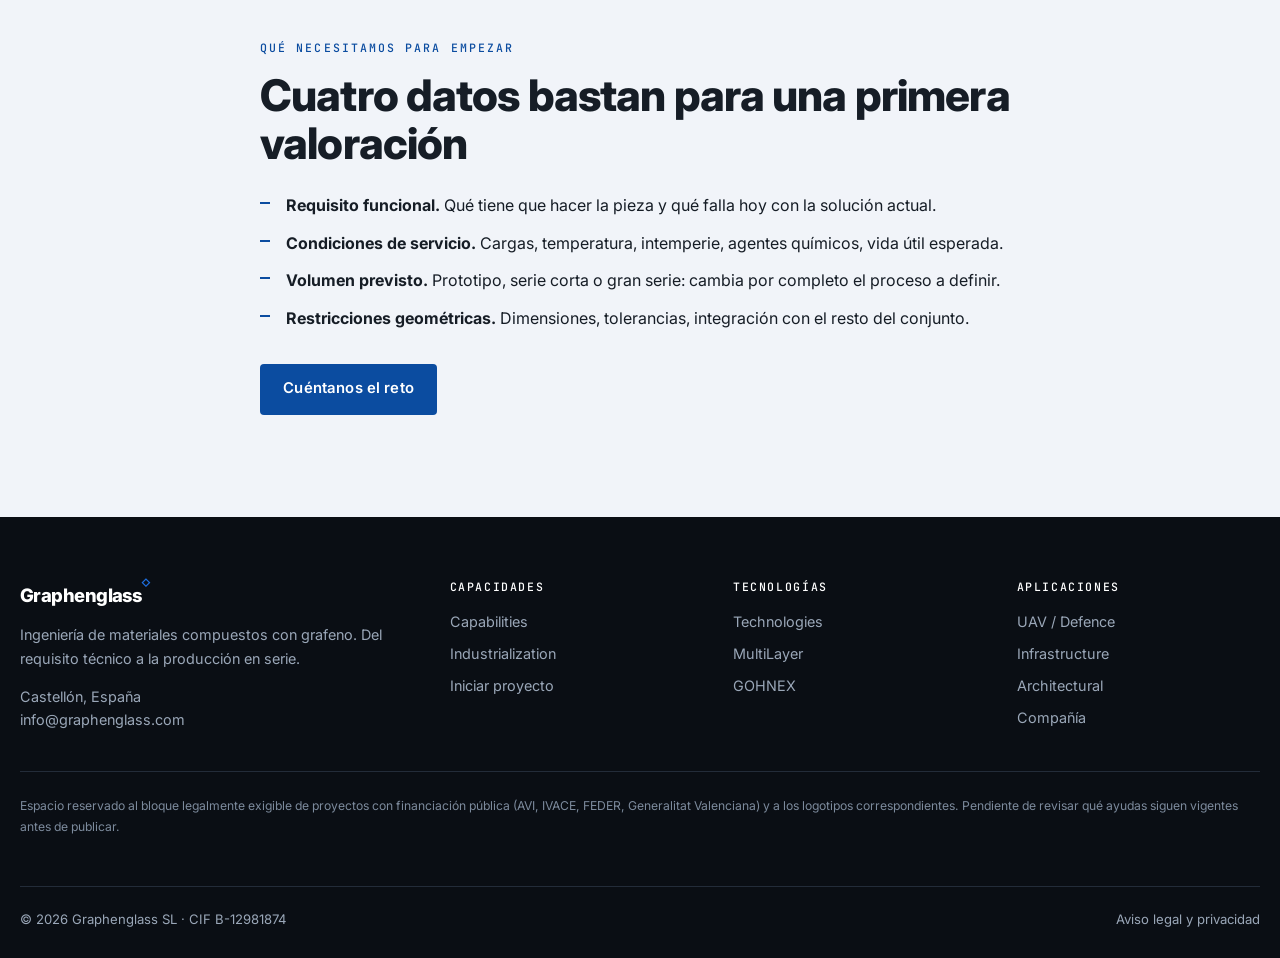
<file: site/capabilities.html>
<!DOCTYPE html>
<html lang="es">
<head>
<meta charset="utf-8">
<meta name="viewport" content="width=device-width, initial-scale=1">
<title>Capabilities — Graphenglass</title>
<meta name="description" content="Ingeniería de materiales, grafeno, composite, desarrollo de proceso, prototipado, validación e industrialización. De requisito a serie industrial en 10 semanas.">
<link rel="preconnect" href="https://fonts.googleapis.com">
<link rel="preconnect" href="https://fonts.gstatic.com" crossorigin>
<link href="https://fonts.googleapis.com/css2?family=Inter:wght@400;500;600;700;800&family=JetBrains+Mono:wght@400;500&display=swap" rel="stylesheet">
<link rel="icon" href="assets/img/favicon.svg" type="image/svg+xml">
<link rel="stylesheet" href="assets/css/style.css">
</head>
<body>

<header class="site-header">
  <div class="wrap site-header__inner">
    <a class="brand" href="index.html">Graphenglass<sup>◇</sup></a>
    <nav class="nav">
      <a href="capabilities.html" aria-current="page">Capabilities</a>
      <a href="technologies.html">Technologies</a>
      <a href="applications.html">Applications</a>
      <a href="industrialization.html">Industrialization</a>
      <a href="about.html">Compañía</a>
    </nav>
    <a class="btn btn--primary btn--sm header-cta" href="contact.html">Cuéntanos el reto</a>
    <button class="nav-toggle" aria-expanded="false">Menú</button>
  </div>
</header>

<main>

  <section class="hero hero--page">
    <div class="wrap hero__inner">
      <p class="breadcrumb"><a href="index.html">Inicio</a> / Capabilities</p>
      <h1>Empezamos donde termina el catálogo</h1>
      <p class="hero__sub">Un requisito técnico que ningún material estándar resuelve. Ese es nuestro punto de partida.</p>
    </div>
  </section>

  <section class="section">
    <div class="wrap split">
      <div>
        <span class="eyebrow">Planteamiento</span>
        <h2>El material se diseña para el problema, no al revés</h2>
        <p>La mayoría de proyectos industriales empiezan eligiendo entre lo disponible y aceptando sus limitaciones: peso, resistencia, comportamiento ambiental, coste de proceso o volumen de producción alcanzable.</p>
        <p>Nosotros trabajamos en la dirección contraria. Partimos del requisito funcional y definimos, para cada proyecto, la composición óptima en función de las prestaciones exigidas, el proceso de fabricación previsto y la aplicación final.</p>
        <p>Y lo hacemos con una condición que cambia el resultado: el prototipo se fabrica con el mismo material y el mismo proceso que se usarán en producción. La validación es real y directamente escalable.</p>
      </div>
      <div class="split__media">
        <img src="assets/img/multilayer-wing.jpg" alt="Semiala composite sobre planos técnicos">
      </div>
    </div>
  </section>

  <section class="section section--mist">
    <div class="wrap">
      <div class="section__head">
        <span class="eyebrow">Las seis capacidades</span>
        <h2>Qué ponemos en cada proyecto</h2>
      </div>
      <div class="attrs" style="background:var(--paper);border-color:var(--line)">
        <div>
          <h4>Materials Engineering</h4>
          <p>Alto know-how en materiales compuestos. Definimos la composición óptima por proyecto: matriz, refuerzos, nanorefuerzo, microcargas funcionales y aditivos.</p>
        </div>
        <div>
          <h4>Graphene Engineering</h4>
          <p>Grafeno funcionalizado integrado a nivel estructural molecular. Es la causa técnica de las prestaciones, no un ingrediente de marketing.</p>
        </div>
        <div>
          <h4>Composite Engineering</h4>
          <p>Arquitecturas híbridas de alta cohesión interlaminar, capaces de combinar comportamiento estructural y funciones adicionales en una misma pieza.</p>
        </div>
        <div>
          <h4>Process Development</h4>
          <p>Configuración del proceso productivo orientada a eficiencia, control y escalabilidad, desde el molde hasta el ciclo de fabricación.</p>
        </div>
        <div>
          <h4>Prototyping</h4>
          <p>Prototipos ágiles con los materiales y procesos definitivos, listos para ensayo real —incluida prueba en condiciones de servicio.</p>
        </div>
        <div>
          <h4>Validation</h4>
          <p>Ensayos según norma y validación funcional en la aplicación, con el respaldo de centros tecnológicos y grupos de investigación.</p>
        </div>
        <div>
          <h4>Industrialization</h4>
          <p>Transferencia a serie: capacidad, repetibilidad y coste industrial. El desarrollo no termina en una pieza que funciona, sino en una que se fabrica.</p>
        </div>
        <div>
          <h4>Product Development</h4>
          <p>Acompañamiento del producto completo cuando el proyecto lo requiere, no solo del componente material.</p>
        </div>
      </div>
    </div>
  </section>

  <section class="section section--dark on-dark">
    <div class="wrap">
      <div class="section__head">
        <span class="eyebrow eyebrow--inv">Metodología vertical integrada</span>
        <h2>Tres ejes que trabajamos a la vez</h2>
        <p class="lead">Separar material, proceso e industrialización es lo que hace que muchos desarrollos nunca lleguen a producción. Aquí se definen juntos.</p>
      </div>
      <div class="grid grid--3">
        <div class="card card--dark">
          <span class="card__num">Eje 01</span>
          <h3>Definición material / proceso / industrialización</h3>
          <p>Estudio integral orientado a la optimización técnica y productiva desde el primer día.</p>
        </div>
        <div class="card card--dark">
          <span class="card__num">Eje 02</span>
          <h3>Configuración del proceso productivo</h3>
          <p>Proceso diseñado para eficiencia, control y escalabilidad, no adaptado a posteriori.</p>
        </div>
        <div class="card card--dark">
          <span class="card__num">Eje 03</span>
          <h3>Producción en masa</h3>
          <p>Altos volúmenes con eficiencia y repetibilidad, con la plataforma industrial del grupo detrás.</p>
        </div>
      </div>
    </div>
  </section>

  <section class="section">
    <div class="wrap">
      <div class="section__head">
        <span class="eyebrow">Calendario tipo</span>
        <h2>De requisito a serie industrial en 10 semanas</h2>
      </div>
      <div class="process" style="margin-bottom:36px">
        <div class="process__step"><b>01</b><span>Requisito</span></div>
        <div class="process__step"><b>02</b><span>Material</span></div>
        <div class="process__step"><b>03</b><span>Diseño / CAD</span></div>
        <div class="process__step"><b>04</b><span>Prototipo</span></div>
        <div class="process__step"><b>05</b><span>Validación</span></div>
        <div class="process__step"><b>06</b><span>Industrialización</span></div>
        <div class="process__step"><b>07</b><span>Producción en serie</span></div>
      </div>
      <div class="table-wrap">
        <table class="spec">
          <thead><tr><th>Fase</th><th>Duración</th><th>Entregable</th></tr></thead>
          <tbody>
            <tr><td>Ingeniería de materiales</td><td>2 semanas</td><td>Composición definida y justificada frente al requisito</td></tr>
            <tr><td>CAD y prueba real</td><td>3 semanas</td><td>Diseño de pieza y prototipo ensayado en condiciones de servicio</td></tr>
            <tr><td>Validación y producción en serie</td><td>5 semanas</td><td>Validación cerrada, proceso transferido y arranque de serie</td></tr>
          </tbody>
        </table>
      </div>
    </div>
  </section>

  <section class="section section--mist">
    <div class="wrap narrow">
      <span class="eyebrow">Qué necesitamos para empezar</span>
      <h2>Cuatro datos bastan para una primera valoración</h2>
      <ul class="checklist" style="margin-top:1.6rem">
        <li><strong>Requisito funcional.</strong> Qué tiene que hacer la pieza y qué falla hoy con la solución actual.</li>
        <li><strong>Condiciones de servicio.</strong> Cargas, temperatura, intemperie, agentes químicos, vida útil esperada.</li>
        <li><strong>Volumen previsto.</strong> Prototipo, serie corta o gran serie: cambia por completo el proceso a definir.</li>
        <li><strong>Restricciones geométricas.</strong> Dimensiones, tolerancias, integración con el resto del conjunto.</li>
      </ul>
      <div class="btn-row">
        <a class="btn btn--primary" href="contact.html">Cuéntanos el reto</a>
      </div>
    </div>
  </section>

</main>

<footer class="site-footer">
  <div class="wrap">
    <div class="footer-grid">
      <div>
        <div class="footer-brand">Graphenglass<sup>◇</sup></div>
        <p>Ingeniería de materiales compuestos con grafeno. Del requisito técnico a la producción en serie.</p>
        <p>Castellón, España<br><a href="mailto:info@graphenglass.com">info@graphenglass.com</a></p>
      </div>
      <div>
        <h4>Capacidades</h4>
        <ul>
          <li><a href="capabilities.html">Capabilities</a></li>
          <li><a href="industrialization.html">Industrialization</a></li>
          <li><a href="contact.html">Iniciar proyecto</a></li>
        </ul>
      </div>
      <div>
        <h4>Tecnologías</h4>
        <ul>
          <li><a href="technologies.html">Technologies</a></li>
          <li><a href="multilayer.html">MultiLayer</a></li>
          <li><a href="gohnex.html">GOHNEX</a></li>
        </ul>
      </div>
      <div>
        <h4>Aplicaciones</h4>
        <ul>
          <li><a href="uav-defence.html">UAV / Defence</a></li>
          <li><a href="infrastructure.html">Infrastructure</a></li>
          <li><a href="architectural.html">Architectural</a></li>
          <li><a href="about.html">Compañía</a></li>
        </ul>
      </div>
    </div>
    <div class="funding">
      Espacio reservado al bloque legalmente exigible de proyectos con financiación pública (AVI, IVACE, FEDER, Generalitat Valenciana) y a los logotipos correspondientes. Pendiente de revisar qué ayudas siguen vigentes antes de publicar.
    </div>
    <div class="footer-bottom">
      <span>© <span id="y">2026</span> Graphenglass SL · CIF B-12981874</span>
      <span><a href="legal.html">Aviso legal y privacidad</a></span>
    </div>
  </div>
</footer>

<script src="assets/js/main.js"></script>
<script>document.getElementById('y').textContent = new Date().getFullYear();</script>
</body>
</html>
</file>
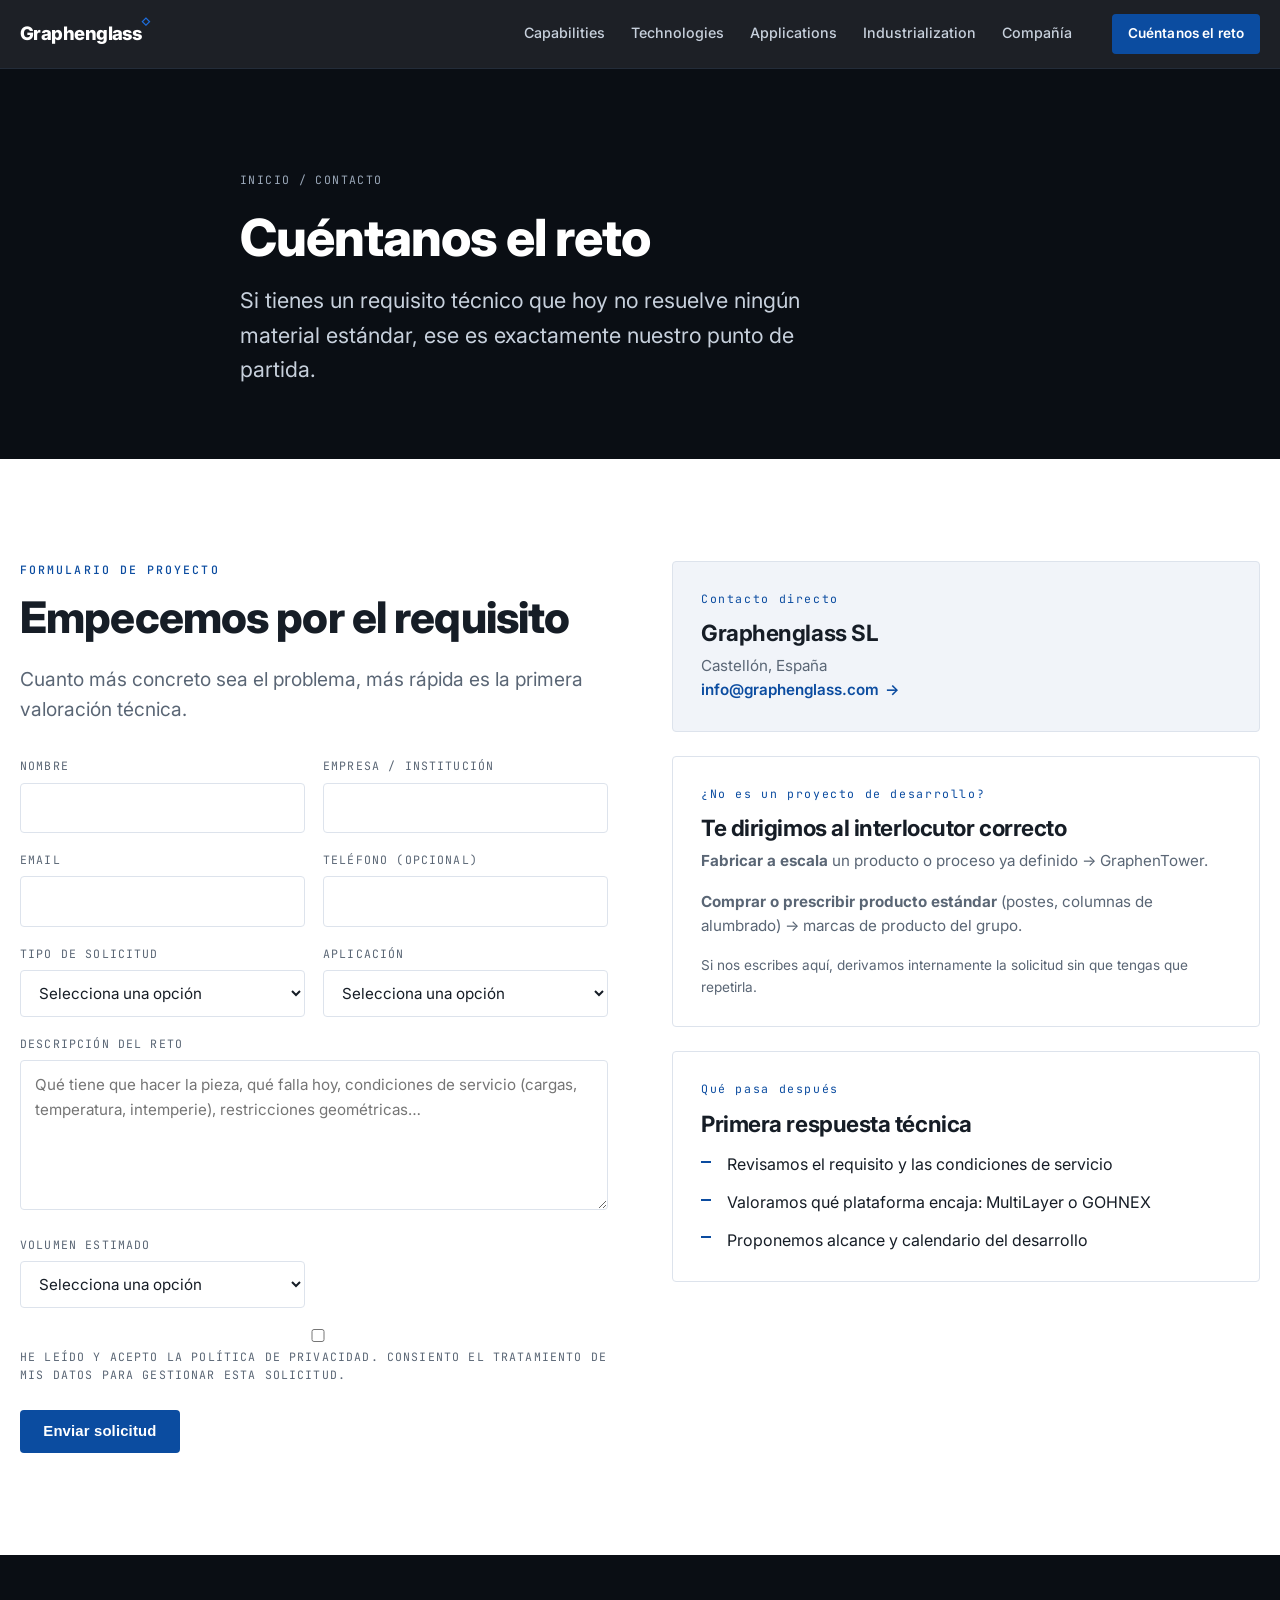
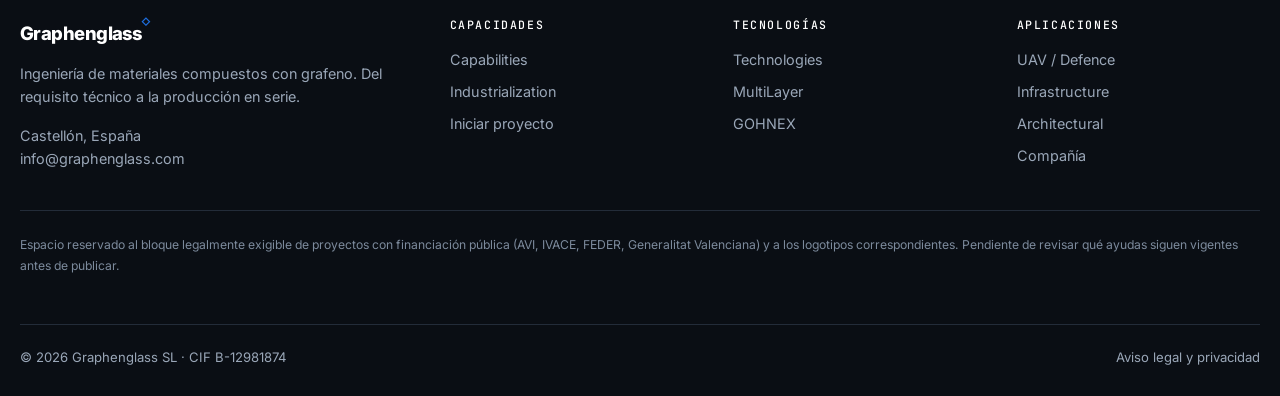
<file: site/contact.html>
<!DOCTYPE html>
<html lang="es">
<head>
<meta charset="utf-8">
<meta name="viewport" content="width=device-width, initial-scale=1">
<title>Cuéntanos el reto — Graphenglass</title>
<meta name="description" content="Inicia un proyecto de desarrollo de material, proceso o industrialización con Graphenglass. Castellón, España.">
<link rel="preconnect" href="https://fonts.googleapis.com">
<link rel="preconnect" href="https://fonts.gstatic.com" crossorigin>
<link href="https://fonts.googleapis.com/css2?family=Inter:wght@400;500;600;700;800&family=JetBrains+Mono:wght@400;500&display=swap" rel="stylesheet">
<link rel="icon" href="assets/img/favicon.svg" type="image/svg+xml">
<link rel="stylesheet" href="assets/css/style.css">
</head>
<body>

<header class="site-header">
  <div class="wrap site-header__inner">
    <a class="brand" href="index.html">Graphenglass<sup>◇</sup></a>
    <nav class="nav">
      <a href="capabilities.html">Capabilities</a>
      <a href="technologies.html">Technologies</a>
      <a href="applications.html">Applications</a>
      <a href="industrialization.html">Industrialization</a>
      <a href="about.html">Compañía</a>
    </nav>
    <a class="btn btn--primary btn--sm header-cta" href="contact.html" aria-current="page">Cuéntanos el reto</a>
    <button class="nav-toggle" aria-expanded="false">Menú</button>
  </div>
</header>

<main>

  <section class="hero hero--page">
    <div class="wrap hero__inner">
      <p class="breadcrumb"><a href="index.html">Inicio</a> / Contacto</p>
      <h1>Cuéntanos el reto</h1>
      <p class="hero__sub">Si tienes un requisito técnico que hoy no resuelve ningún material estándar, ese es exactamente nuestro punto de partida.</p>
    </div>
  </section>

  <section class="section">
    <div class="wrap">
      <div class="split" style="align-items:start">
        <div>
          <span class="eyebrow">Formulario de proyecto</span>
          <h2>Empecemos por el requisito</h2>
          <p class="lead" style="margin-bottom:2rem">Cuanto más concreto sea el problema, más rápida es la primera valoración técnica.</p>

          <form class="form" data-project-form novalidate>
            <div class="field">
              <label for="name">Nombre</label>
              <input id="name" name="name" type="text" autocomplete="name" required>
            </div>
            <div class="field">
              <label for="company">Empresa / institución</label>
              <input id="company" name="company" type="text" autocomplete="organization" required>
            </div>
            <div class="field">
              <label for="email">Email</label>
              <input id="email" name="email" type="email" autocomplete="email" required>
            </div>
            <div class="field">
              <label for="phone">Teléfono (opcional)</label>
              <input id="phone" name="phone" type="tel" autocomplete="tel">
            </div>

            <input type="hidden" name="origen" value="GG">

            <div class="field">
              <label for="lead-type">Tipo de solicitud</label>
              <select id="lead-type" name="lead_type" required>
                <option value="">Selecciona una opción</option>
                <option value="desarrollo">Desarrollo — tengo un reto técnico</option>
                <option value="fabricacion">Fabricación — necesito producir a escala</option>
                <option value="venta">Venta — busco producto estándar</option>
                <option value="prescripcion">Prescripción — documentación técnica</option>
                <option value="distribucion">Distribución</option>
              </select>
            </div>
            <div class="field">
              <label for="application">Aplicación</label>
              <select id="application" name="application" required>
                <option value="">Selecciona una opción</option>
                <option value="uav-defence">UAV / Defence</option>
                <option value="infraestructura">Infraestructura</option>
                <option value="arquitectura">Arquitectura</option>
                <option value="otra">Otra</option>
              </select>
            </div>

            <div class="field full">
              <label for="challenge">Descripción del reto</label>
              <textarea id="challenge" name="challenge" placeholder="Qué tiene que hacer la pieza, qué falla hoy, condiciones de servicio (cargas, temperatura, intemperie), restricciones geométricas…" required></textarea>
            </div>

            <div class="field">
              <label for="volume">Volumen estimado</label>
              <select id="volume" name="volume">
                <option value="">Selecciona una opción</option>
                <option value="prototipo">Prototipo</option>
                <option value="serie-corta">Serie corta</option>
                <option value="gran-serie">Gran serie</option>
                <option value="no-definido">No definido todavía</option>
              </select>
            </div>

            <div class="field full">
              <label class="check">
                <input type="checkbox" name="rgpd" required>
                <span>He leído y acepto la <a href="legal.html">política de privacidad</a>. Consiento el tratamiento de mis datos para gestionar esta solicitud.</span>
              </label>
            </div>

            <div class="full">
              <button class="btn btn--primary" type="submit">Enviar solicitud</button>
              <p data-form-note hidden style="margin-top:1rem;font-size:.86rem;color:var(--text-mute)"></p>
            </div>
          </form>
        </div>

        <div>
          <div class="card" style="background:var(--mist)">
            <span class="card__num">Contacto directo</span>
            <h3>Graphenglass SL</h3>
            <p>Castellón, España<br>
            <a class="link-arrow" href="mailto:info@graphenglass.com">info@graphenglass.com</a></p>
          </div>

          <div class="card" style="margin-top:24px">
            <span class="card__num">¿No es un proyecto de desarrollo?</span>
            <h3>Te dirigimos al interlocutor correcto</h3>
            <p><strong>Fabricar a escala</strong> un producto o proceso ya definido → GraphenTower.</p>
            <p><strong>Comprar o prescribir producto estándar</strong> (postes, columnas de alumbrado) → marcas de producto del grupo.</p>
            <p style="font-size:.85rem;color:var(--text-mute)">Si nos escribes aquí, derivamos internamente la solicitud sin que tengas que repetirla.</p>
          </div>

          <div class="card" style="margin-top:24px">
            <span class="card__num">Qué pasa después</span>
            <h3>Primera respuesta técnica</h3>
            <ul class="checklist" style="margin-top:1rem">
              <li>Revisamos el requisito y las condiciones de servicio</li>
              <li>Valoramos qué plataforma encaja: MultiLayer o GOHNEX</li>
              <li>Proponemos alcance y calendario del desarrollo</li>
            </ul>
          </div>
        </div>
      </div>
    </div>
  </section>

</main>

<footer class="site-footer">
  <div class="wrap">
    <div class="footer-grid">
      <div>
        <div class="footer-brand">Graphenglass<sup>◇</sup></div>
        <p>Ingeniería de materiales compuestos con grafeno. Del requisito técnico a la producción en serie.</p>
        <p>Castellón, España<br><a href="mailto:info@graphenglass.com">info@graphenglass.com</a></p>
      </div>
      <div>
        <h4>Capacidades</h4>
        <ul>
          <li><a href="capabilities.html">Capabilities</a></li>
          <li><a href="industrialization.html">Industrialization</a></li>
          <li><a href="contact.html">Iniciar proyecto</a></li>
        </ul>
      </div>
      <div>
        <h4>Tecnologías</h4>
        <ul>
          <li><a href="technologies.html">Technologies</a></li>
          <li><a href="multilayer.html">MultiLayer</a></li>
          <li><a href="gohnex.html">GOHNEX</a></li>
        </ul>
      </div>
      <div>
        <h4>Aplicaciones</h4>
        <ul>
          <li><a href="uav-defence.html">UAV / Defence</a></li>
          <li><a href="infrastructure.html">Infrastructure</a></li>
          <li><a href="architectural.html">Architectural</a></li>
          <li><a href="about.html">Compañía</a></li>
        </ul>
      </div>
    </div>
    <div class="funding">
      Espacio reservado al bloque legalmente exigible de proyectos con financiación pública (AVI, IVACE, FEDER, Generalitat Valenciana) y a los logotipos correspondientes. Pendiente de revisar qué ayudas siguen vigentes antes de publicar.
    </div>
    <div class="footer-bottom">
      <span>© <span id="y">2026</span> Graphenglass SL · CIF B-12981874</span>
      <span><a href="legal.html">Aviso legal y privacidad</a></span>
    </div>
  </div>
</footer>

<script src="assets/js/main.js"></script>
<script>document.getElementById('y').textContent = new Date().getFullYear();</script>
</body>
</html>
</file>
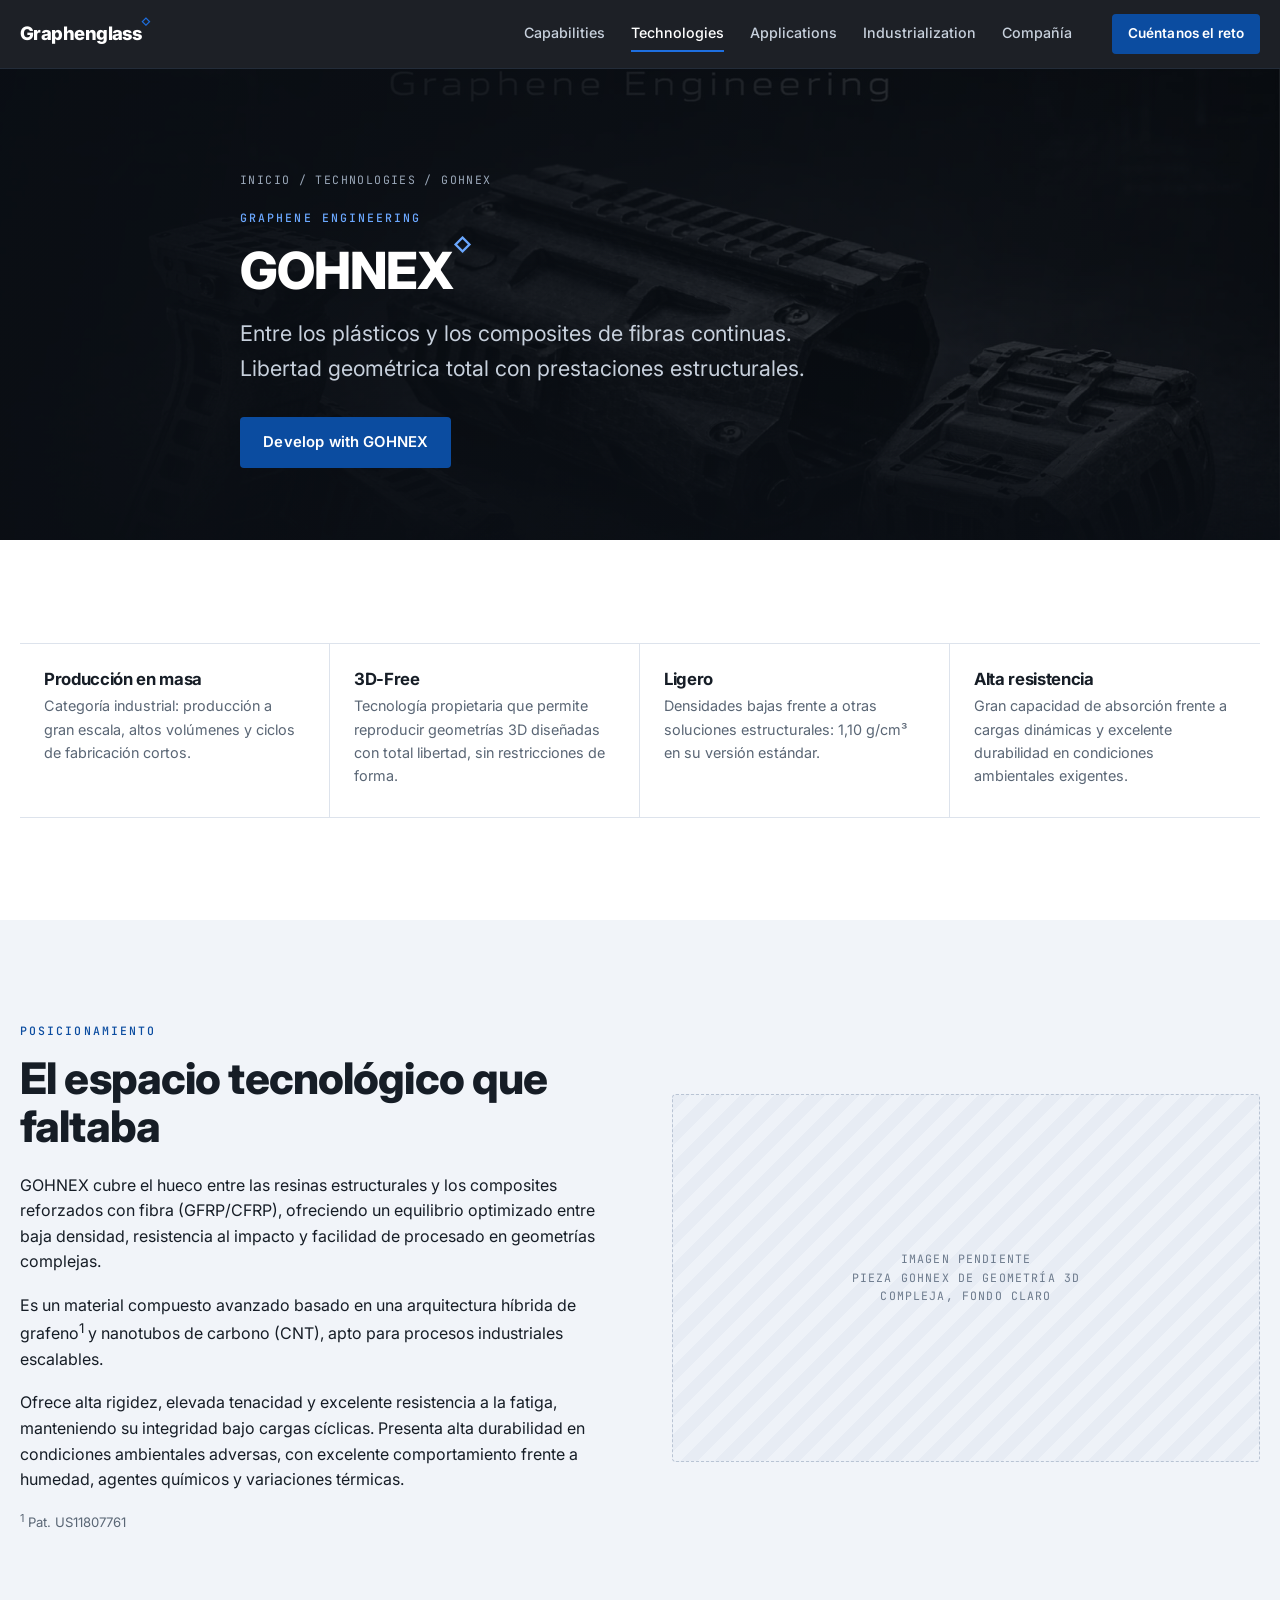
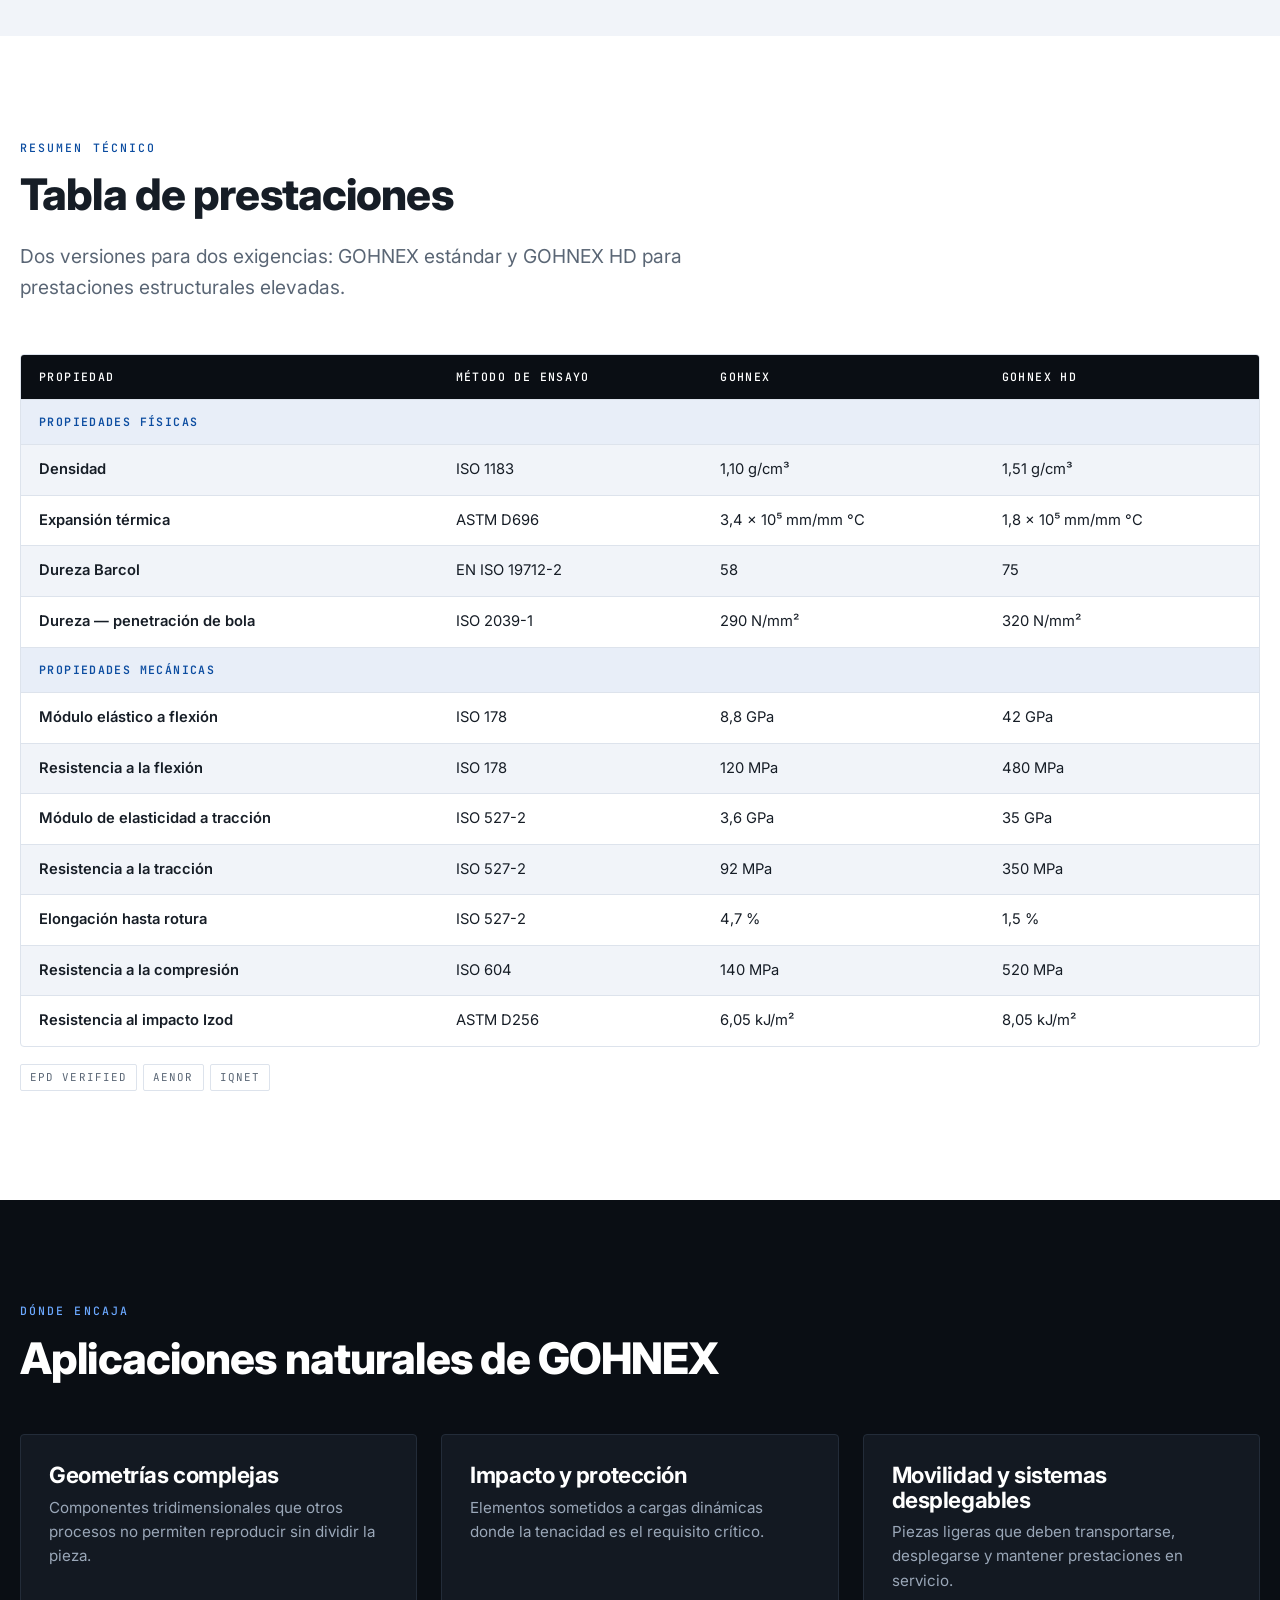
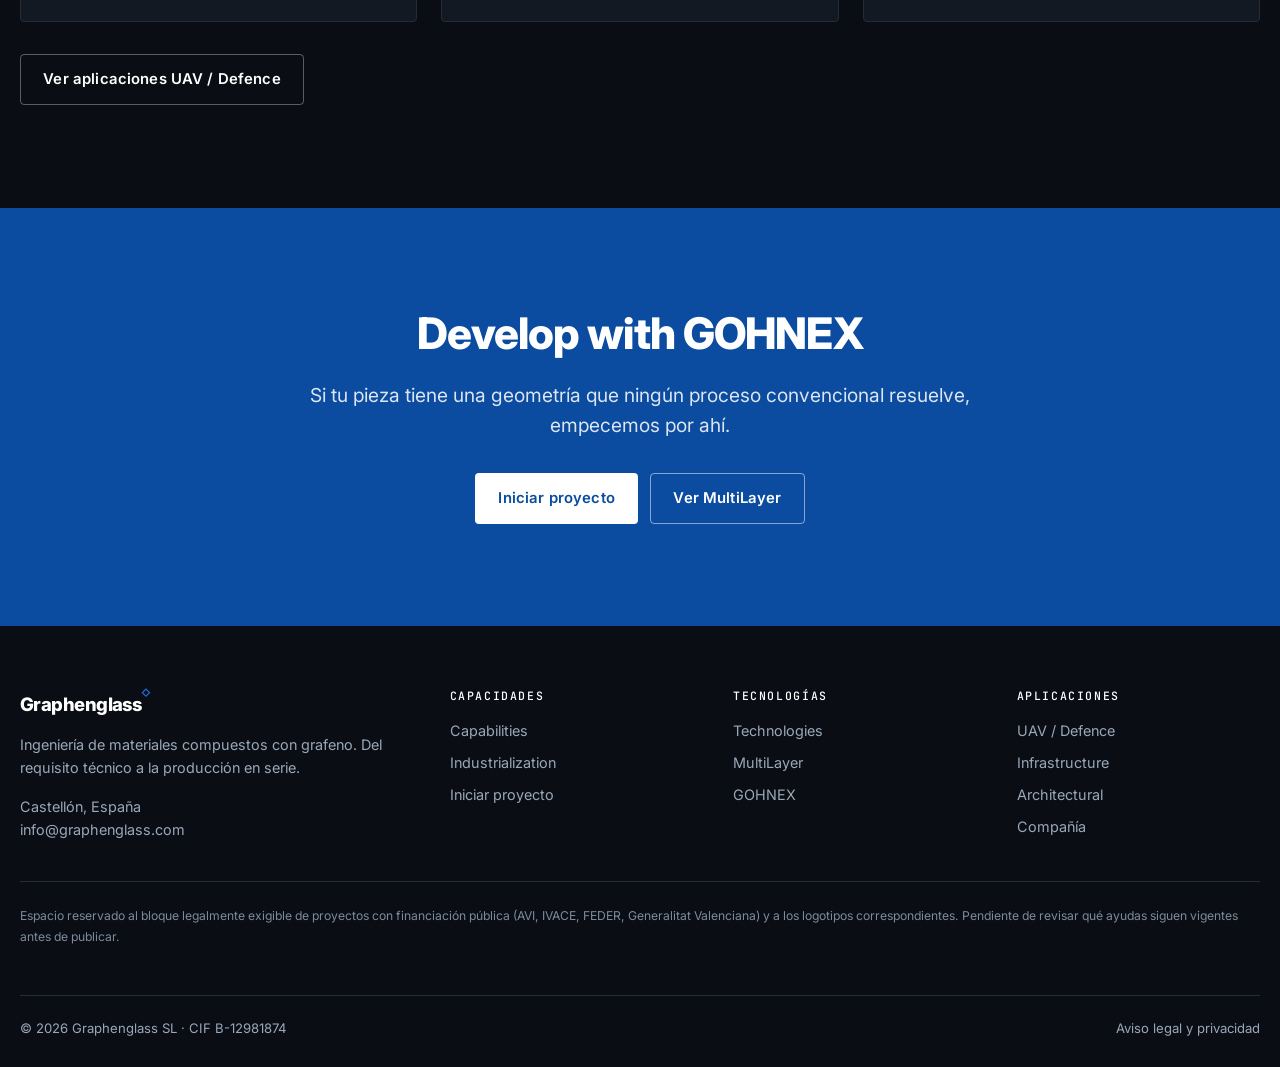
<file: site/gohnex.html>
<!DOCTYPE html>
<html lang="es">
<head>
<meta charset="utf-8">
<meta name="viewport" content="width=device-width, initial-scale=1">
<title>GOHNEX — Graphene Engineering | Graphenglass</title>
<meta name="description" content="GOHNEX: composite avanzado de grafeno y nanotubos de carbono. Geometrías 3D sin restricciones, alta resistencia al impacto, procesos industriales escalables.">
<link rel="preconnect" href="https://fonts.googleapis.com">
<link rel="preconnect" href="https://fonts.gstatic.com" crossorigin>
<link href="https://fonts.googleapis.com/css2?family=Inter:wght@400;500;600;700;800&family=JetBrains+Mono:wght@400;500&display=swap" rel="stylesheet">
<link rel="icon" href="assets/img/favicon.svg" type="image/svg+xml">
<link rel="stylesheet" href="assets/css/style.css">
</head>
<body>

<header class="site-header">
  <div class="wrap site-header__inner">
    <a class="brand" href="index.html">Graphenglass<sup>◇</sup></a>
    <nav class="nav">
      <a href="capabilities.html">Capabilities</a>
      <a href="technologies.html" aria-current="page">Technologies</a>
      <a href="applications.html">Applications</a>
      <a href="industrialization.html">Industrialization</a>
      <a href="about.html">Compañía</a>
    </nav>
    <a class="btn btn--primary btn--sm header-cta" href="contact.html">Cuéntanos el reto</a>
    <button class="nav-toggle" aria-expanded="false">Menú</button>
  </div>
</header>

<main>

  <section class="hero hero--page">
    <div class="hero__media"><img src="assets/img/gohnex-parts.jpg" alt="Componentes GOHNEX de geometría compleja"></div>
    <div class="wrap hero__inner">
      <p class="breadcrumb"><a href="index.html">Inicio</a> / <a href="technologies.html">Technologies</a> / GOHNEX</p>
      <span class="eyebrow eyebrow--inv">Graphene Engineering</span>
      <h1>GOHNEX<sup style="font-size:.35em;top:-1.1em;position:relative;color:#6BA8FF">◇</sup></h1>
      <p class="hero__sub">Entre los plásticos y los composites de fibras continuas. Libertad geométrica total con prestaciones estructurales.</p>
      <div class="btn-row"><a class="btn btn--primary" href="contact.html">Develop with GOHNEX</a></div>
    </div>
  </section>

  <section class="section">
    <div class="wrap">
      <div class="attrs">
        <div>
          <h4>Producción en masa</h4>
          <p>Categoría industrial: producción a gran escala, altos volúmenes y ciclos de fabricación cortos.</p>
        </div>
        <div>
          <h4>3D-Free</h4>
          <p>Tecnología propietaria que permite reproducir geometrías 3D diseñadas con total libertad, sin restricciones de forma.</p>
        </div>
        <div>
          <h4>Ligero</h4>
          <p>Densidades bajas frente a otras soluciones estructurales: 1,10 g/cm³ en su versión estándar.</p>
        </div>
        <div>
          <h4>Alta resistencia</h4>
          <p>Gran capacidad de absorción frente a cargas dinámicas y excelente durabilidad en condiciones ambientales exigentes.</p>
        </div>
      </div>
    </div>
  </section>

  <section class="section section--mist">
    <div class="wrap split">
      <div>
        <span class="eyebrow">Posicionamiento</span>
        <h2>El espacio tecnológico que faltaba</h2>
        <p>GOHNEX cubre el hueco entre las resinas estructurales y los composites reforzados con fibra (GFRP/CFRP), ofreciendo un equilibrio optimizado entre baja densidad, resistencia al impacto y facilidad de procesado en geometrías complejas.</p>
        <p>Es un material compuesto avanzado basado en una arquitectura híbrida de grafeno<sup>1</sup> y nanotubos de carbono (CNT), apto para procesos industriales escalables.</p>
        <p>Ofrece alta rigidez, elevada tenacidad y excelente resistencia a la fatiga, manteniendo su integridad bajo cargas cíclicas. Presenta alta durabilidad en condiciones ambientales adversas, con excelente comportamiento frente a humedad, agentes químicos y variaciones térmicas.</p>
        <p style="font-size:.82rem;color:var(--text-mute)"><sup>1</sup> Pat. US11807761</p>
      </div>
      <div class="split__media">
        <div class="ph"><span>Imagen pendiente<br>Pieza GOHNEX de geometría 3D compleja, fondo claro</span></div>
      </div>
    </div>
  </section>

  <section class="section">
    <div class="wrap">
      <div class="section__head">
        <span class="eyebrow">Resumen técnico</span>
        <h2>Tabla de prestaciones</h2>
        <p class="lead">Dos versiones para dos exigencias: GOHNEX estándar y GOHNEX HD para prestaciones estructurales elevadas.</p>
      </div>
      <div class="table-wrap">
        <table class="spec">
          <thead><tr><th>Propiedad</th><th>Método de ensayo</th><th>GOHNEX</th><th>GOHNEX HD</th></tr></thead>
          <tbody>
            <tr><td class="group" colspan="4">Propiedades físicas</td></tr>
            <tr><td>Densidad</td><td>ISO 1183</td><td>1,10 g/cm³</td><td>1,51 g/cm³</td></tr>
            <tr><td>Expansión térmica</td><td>ASTM D696</td><td>3,4 × 10⁵ mm/mm °C</td><td>1,8 × 10⁵ mm/mm °C</td></tr>
            <tr><td>Dureza Barcol</td><td>EN ISO 19712-2</td><td>58</td><td>75</td></tr>
            <tr><td>Dureza — penetración de bola</td><td>ISO 2039-1</td><td>290 N/mm²</td><td>320 N/mm²</td></tr>

            <tr><td class="group" colspan="4">Propiedades mecánicas</td></tr>
            <tr><td>Módulo elástico a flexión</td><td>ISO 178</td><td>8,8 GPa</td><td>42 GPa</td></tr>
            <tr><td>Resistencia a la flexión</td><td>ISO 178</td><td>120 MPa</td><td>480 MPa</td></tr>
            <tr><td>Módulo de elasticidad a tracción</td><td>ISO 527-2</td><td>3,6 GPa</td><td>35 GPa</td></tr>
            <tr><td>Resistencia a la tracción</td><td>ISO 527-2</td><td>92 MPa</td><td>350 MPa</td></tr>
            <tr><td>Elongación hasta rotura</td><td>ISO 527-2</td><td>4,7 %</td><td>1,5 %</td></tr>
            <tr><td>Resistencia a la compresión</td><td>ISO 604</td><td>140 MPa</td><td>520 MPa</td></tr>
            <tr><td>Resistencia al impacto Izod</td><td>ASTM D256</td><td>6,05 kJ/m²</td><td>8,05 kJ/m²</td></tr>
          </tbody>
        </table>
      </div>
      <p style="margin-top:1rem"><span class="tag">EPD Verified</span><span class="tag">AENOR</span><span class="tag">IQNet</span></p>
    </div>
  </section>

  <section class="section section--dark on-dark">
    <div class="wrap">
      <div class="section__head">
        <span class="eyebrow eyebrow--inv">Dónde encaja</span>
        <h2>Aplicaciones naturales de GOHNEX</h2>
      </div>
      <div class="grid grid--3">
        <div class="card card--dark"><h3>Geometrías complejas</h3><p>Componentes tridimensionales que otros procesos no permiten reproducir sin dividir la pieza.</p></div>
        <div class="card card--dark"><h3>Impacto y protección</h3><p>Elementos sometidos a cargas dinámicas donde la tenacidad es el requisito crítico.</p></div>
        <div class="card card--dark"><h3>Movilidad y sistemas desplegables</h3><p>Piezas ligeras que deben transportarse, desplegarse y mantener prestaciones en servicio.</p></div>
      </div>
      <div class="btn-row"><a class="btn btn--ghost" href="uav-defence.html">Ver aplicaciones UAV / Defence</a></div>
    </div>
  </section>

  <section class="section cta-band">
    <div class="wrap center narrow">
      <h2>Develop with GOHNEX</h2>
      <p class="lead">Si tu pieza tiene una geometría que ningún proceso convencional resuelve, empecemos por ahí.</p>
      <div class="btn-row"><a class="btn btn--primary" href="contact.html">Iniciar proyecto</a><a class="btn btn--ghost" href="multilayer.html">Ver MultiLayer</a></div>
    </div>
  </section>

</main>

<footer class="site-footer">
  <div class="wrap">
    <div class="footer-grid">
      <div>
        <div class="footer-brand">Graphenglass<sup>◇</sup></div>
        <p>Ingeniería de materiales compuestos con grafeno. Del requisito técnico a la producción en serie.</p>
        <p>Castellón, España<br><a href="mailto:info@graphenglass.com">info@graphenglass.com</a></p>
      </div>
      <div>
        <h4>Capacidades</h4>
        <ul>
          <li><a href="capabilities.html">Capabilities</a></li>
          <li><a href="industrialization.html">Industrialization</a></li>
          <li><a href="contact.html">Iniciar proyecto</a></li>
        </ul>
      </div>
      <div>
        <h4>Tecnologías</h4>
        <ul>
          <li><a href="technologies.html">Technologies</a></li>
          <li><a href="multilayer.html">MultiLayer</a></li>
          <li><a href="gohnex.html">GOHNEX</a></li>
        </ul>
      </div>
      <div>
        <h4>Aplicaciones</h4>
        <ul>
          <li><a href="uav-defence.html">UAV / Defence</a></li>
          <li><a href="infrastructure.html">Infrastructure</a></li>
          <li><a href="architectural.html">Architectural</a></li>
          <li><a href="about.html">Compañía</a></li>
        </ul>
      </div>
    </div>
    <div class="funding">
      Espacio reservado al bloque legalmente exigible de proyectos con financiación pública (AVI, IVACE, FEDER, Generalitat Valenciana) y a los logotipos correspondientes. Pendiente de revisar qué ayudas siguen vigentes antes de publicar.
    </div>
    <div class="footer-bottom">
      <span>© <span id="y">2026</span> Graphenglass SL · CIF B-12981874</span>
      <span><a href="legal.html">Aviso legal y privacidad</a></span>
    </div>
  </div>
</footer>

<script src="assets/js/main.js"></script>
<script>document.getElementById('y').textContent = new Date().getFullYear();</script>
</body>
</html>
</file>
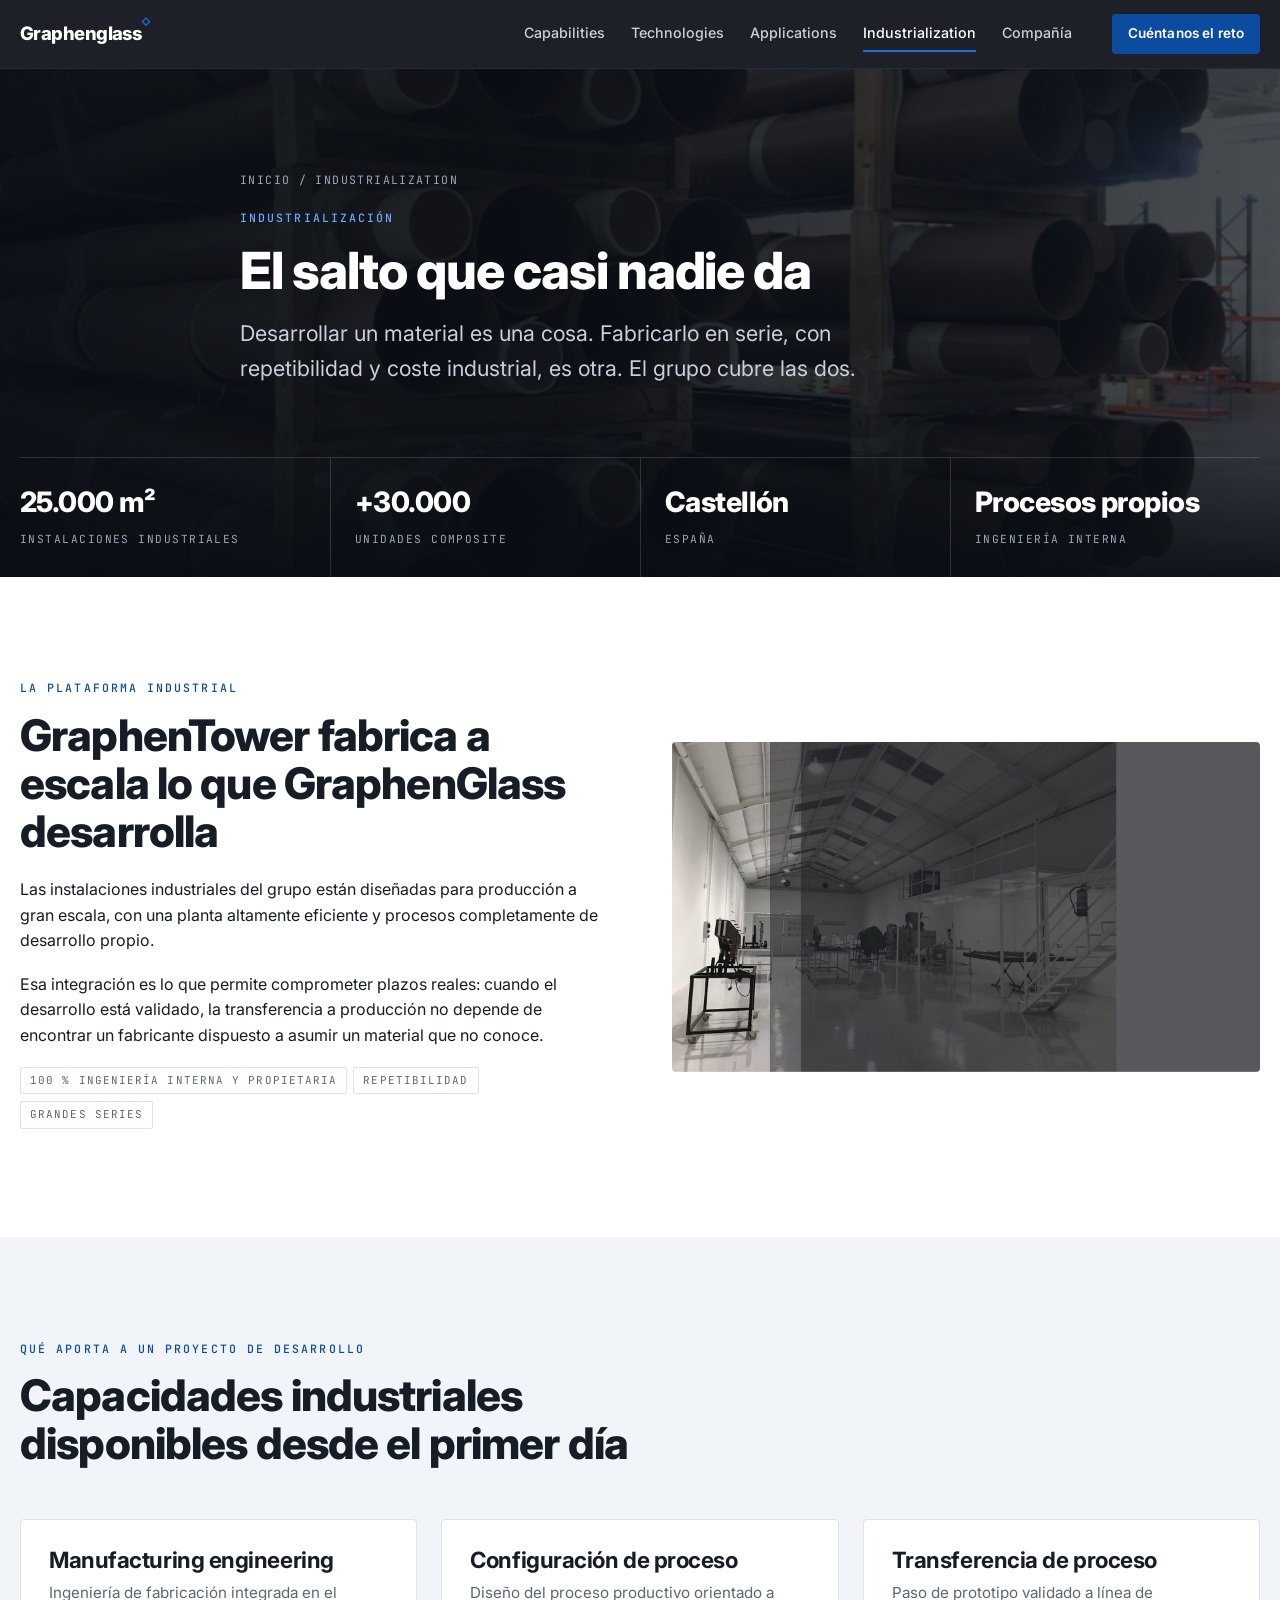
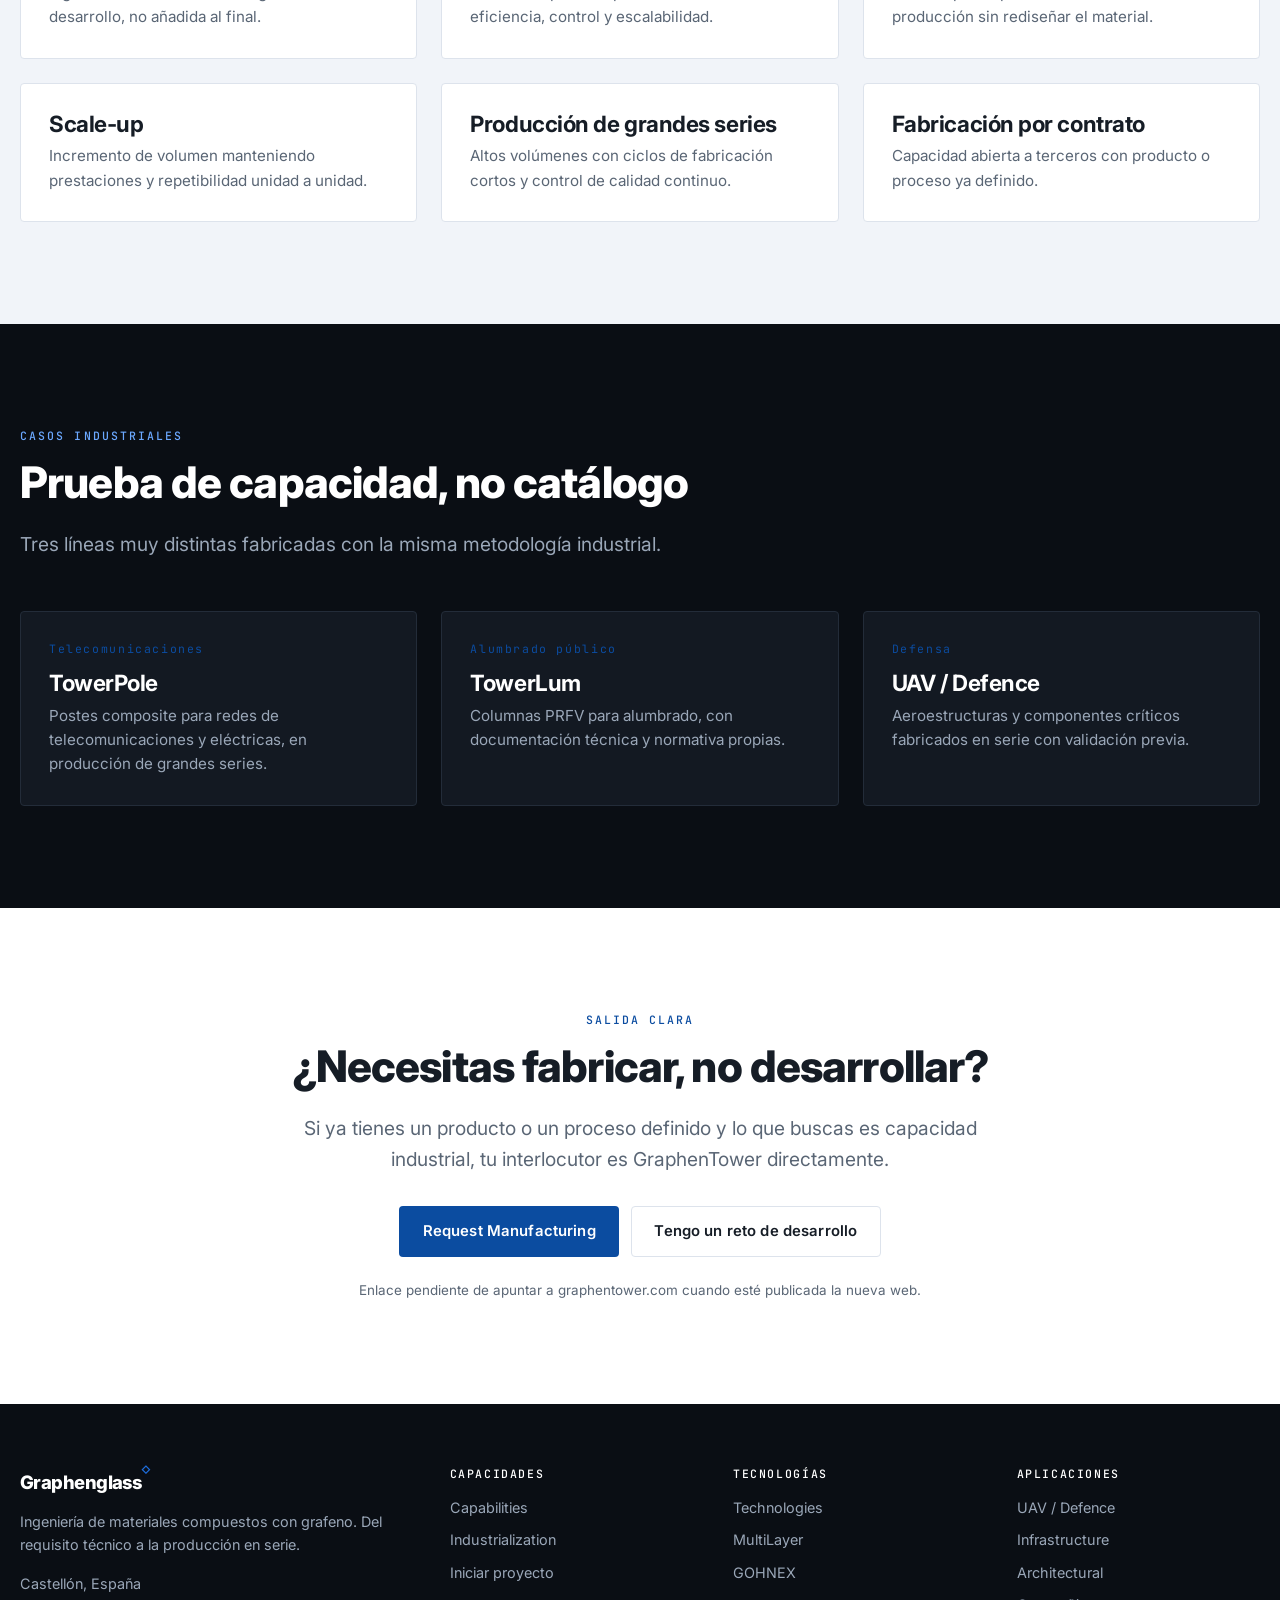
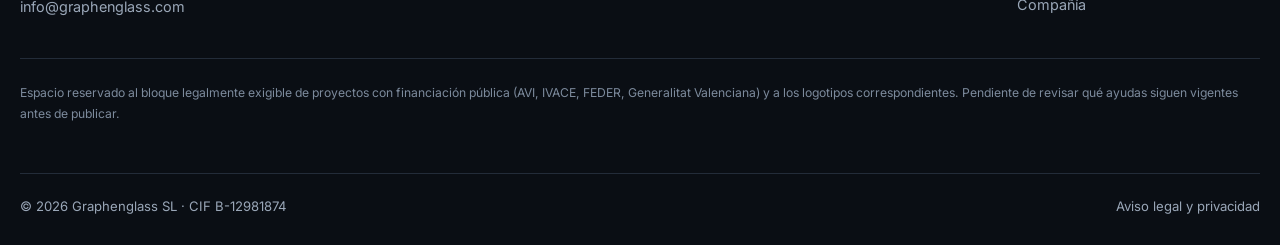
<file: site/industrialization.html>
<!DOCTYPE html>
<html lang="es">
<head>
<meta charset="utf-8">
<meta name="viewport" content="width=device-width, initial-scale=1">
<title>Industrialization — GraphenTower | Graphenglass</title>
<meta name="description" content="25.000 m² de instalaciones industriales, procesos propios y más de 30.000 unidades composite fabricadas. GraphenTower, la plataforma industrial del grupo.">
<link rel="preconnect" href="https://fonts.googleapis.com">
<link rel="preconnect" href="https://fonts.gstatic.com" crossorigin>
<link href="https://fonts.googleapis.com/css2?family=Inter:wght@400;500;600;700;800&family=JetBrains+Mono:wght@400;500&display=swap" rel="stylesheet">
<link rel="icon" href="assets/img/favicon.svg" type="image/svg+xml">
<link rel="stylesheet" href="assets/css/style.css">
</head>
<body>

<header class="site-header">
  <div class="wrap site-header__inner">
    <a class="brand" href="index.html">Graphenglass<sup>◇</sup></a>
    <nav class="nav">
      <a href="capabilities.html">Capabilities</a>
      <a href="technologies.html">Technologies</a>
      <a href="applications.html">Applications</a>
      <a href="industrialization.html" aria-current="page">Industrialization</a>
      <a href="about.html">Compañía</a>
    </nav>
    <a class="btn btn--primary btn--sm header-cta" href="contact.html">Cuéntanos el reto</a>
    <button class="nav-toggle" aria-expanded="false">Menú</button>
  </div>
</header>

<main>

  <section class="hero hero--page">
    <div class="hero__media"><img src="assets/img/plant-composite-tubes.jpg" alt="Planta de producción composite"></div>
    <div class="wrap hero__inner">
      <p class="breadcrumb"><a href="index.html">Inicio</a> / Industrialization</p>
      <span class="eyebrow eyebrow--inv">Industrialización</span>
      <h1>El salto que casi nadie da</h1>
      <p class="hero__sub">Desarrollar un material es una cosa. Fabricarlo en serie, con repetibilidad y coste industrial, es otra. El grupo cubre las dos.</p>
    </div>
    <div class="wrap hero__stats">
      <div><b>25.000 m²</b><span>Instalaciones industriales</span></div>
      <div><b>+30.000</b><span>Unidades composite</span></div>
      <div><b>Castellón</b><span>España</span></div>
      <div><b>Procesos propios</b><span>Ingeniería interna</span></div>
    </div>
  </section>

  <section class="section">
    <div class="wrap split">
      <div>
        <span class="eyebrow">La plataforma industrial</span>
        <h2>GraphenTower fabrica a escala lo que GraphenGlass desarrolla</h2>
        <p>Las instalaciones industriales del grupo están diseñadas para producción a gran escala, con una planta altamente eficiente y procesos completamente de desarrollo propio.</p>
        <p>Esa integración es lo que permite comprometer plazos reales: cuando el desarrollo está validado, la transferencia a producción no depende de encontrar un fabricante dispuesto a asumir un material que no conoce.</p>
        <p><span class="tag">100 % ingeniería interna y propietaria</span><span class="tag">Repetibilidad</span><span class="tag">Grandes series</span></p>
      </div>
      <div class="split__media"><img src="assets/img/plant-lab.jpg" alt="Instalaciones de desarrollo y planta piloto"></div>
    </div>
  </section>

  <section class="section section--mist">
    <div class="wrap">
      <div class="section__head">
        <span class="eyebrow">Qué aporta a un proyecto de desarrollo</span>
        <h2>Capacidades industriales disponibles desde el primer día</h2>
      </div>
      <div class="grid grid--3">
        <div class="card"><h3>Manufacturing engineering</h3><p>Ingeniería de fabricación integrada en el desarrollo, no añadida al final.</p></div>
        <div class="card"><h3>Configuración de proceso</h3><p>Diseño del proceso productivo orientado a eficiencia, control y escalabilidad.</p></div>
        <div class="card"><h3>Transferencia de proceso</h3><p>Paso de prototipo validado a línea de producción sin rediseñar el material.</p></div>
        <div class="card"><h3>Scale-up</h3><p>Incremento de volumen manteniendo prestaciones y repetibilidad unidad a unidad.</p></div>
        <div class="card"><h3>Producción de grandes series</h3><p>Altos volúmenes con ciclos de fabricación cortos y control de calidad continuo.</p></div>
        <div class="card"><h3>Fabricación por contrato</h3><p>Capacidad abierta a terceros con producto o proceso ya definido.</p></div>
      </div>
    </div>
  </section>

  <section class="section section--dark on-dark">
    <div class="wrap">
      <div class="section__head">
        <span class="eyebrow eyebrow--inv">Casos industriales</span>
        <h2>Prueba de capacidad, no catálogo</h2>
        <p class="lead">Tres líneas muy distintas fabricadas con la misma metodología industrial.</p>
      </div>
      <div class="grid grid--3">
        <div class="card card--dark"><span class="card__num">Telecomunicaciones</span><h3>TowerPole</h3><p>Postes composite para redes de telecomunicaciones y eléctricas, en producción de grandes series.</p></div>
        <div class="card card--dark"><span class="card__num">Alumbrado público</span><h3>TowerLum</h3><p>Columnas PRFV para alumbrado, con documentación técnica y normativa propias.</p></div>
        <div class="card card--dark"><span class="card__num">Defensa</span><h3>UAV / Defence</h3><p>Aeroestructuras y componentes críticos fabricados en serie con validación previa.</p></div>
      </div>
    </div>
  </section>

  <section class="section">
    <div class="wrap narrow center">
      <span class="eyebrow">Salida clara</span>
      <h2>¿Necesitas fabricar, no desarrollar?</h2>
      <p class="lead">Si ya tienes un producto o un proceso definido y lo que buscas es capacidad industrial, tu interlocutor es GraphenTower directamente.</p>
      <div class="btn-row" style="justify-content:center">
        <a class="btn btn--primary" href="#">Request Manufacturing</a>
        <a class="btn btn--ghost" href="contact.html">Tengo un reto de desarrollo</a>
      </div>
      <p style="margin-top:1.4rem;font-size:.84rem;color:var(--text-mute)">Enlace pendiente de apuntar a graphentower.com cuando esté publicada la nueva web.</p>
    </div>
  </section>

</main>

<footer class="site-footer">
  <div class="wrap">
    <div class="footer-grid">
      <div>
        <div class="footer-brand">Graphenglass<sup>◇</sup></div>
        <p>Ingeniería de materiales compuestos con grafeno. Del requisito técnico a la producción en serie.</p>
        <p>Castellón, España<br><a href="mailto:info@graphenglass.com">info@graphenglass.com</a></p>
      </div>
      <div>
        <h4>Capacidades</h4>
        <ul>
          <li><a href="capabilities.html">Capabilities</a></li>
          <li><a href="industrialization.html">Industrialization</a></li>
          <li><a href="contact.html">Iniciar proyecto</a></li>
        </ul>
      </div>
      <div>
        <h4>Tecnologías</h4>
        <ul>
          <li><a href="technologies.html">Technologies</a></li>
          <li><a href="multilayer.html">MultiLayer</a></li>
          <li><a href="gohnex.html">GOHNEX</a></li>
        </ul>
      </div>
      <div>
        <h4>Aplicaciones</h4>
        <ul>
          <li><a href="uav-defence.html">UAV / Defence</a></li>
          <li><a href="infrastructure.html">Infrastructure</a></li>
          <li><a href="architectural.html">Architectural</a></li>
          <li><a href="about.html">Compañía</a></li>
        </ul>
      </div>
    </div>
    <div class="funding">
      Espacio reservado al bloque legalmente exigible de proyectos con financiación pública (AVI, IVACE, FEDER, Generalitat Valenciana) y a los logotipos correspondientes. Pendiente de revisar qué ayudas siguen vigentes antes de publicar.
    </div>
    <div class="footer-bottom">
      <span>© <span id="y">2026</span> Graphenglass SL · CIF B-12981874</span>
      <span><a href="legal.html">Aviso legal y privacidad</a></span>
    </div>
  </div>
</footer>

<script src="assets/js/main.js"></script>
<script>document.getElementById('y').textContent = new Date().getFullYear();</script>
</body>
</html>
</file>
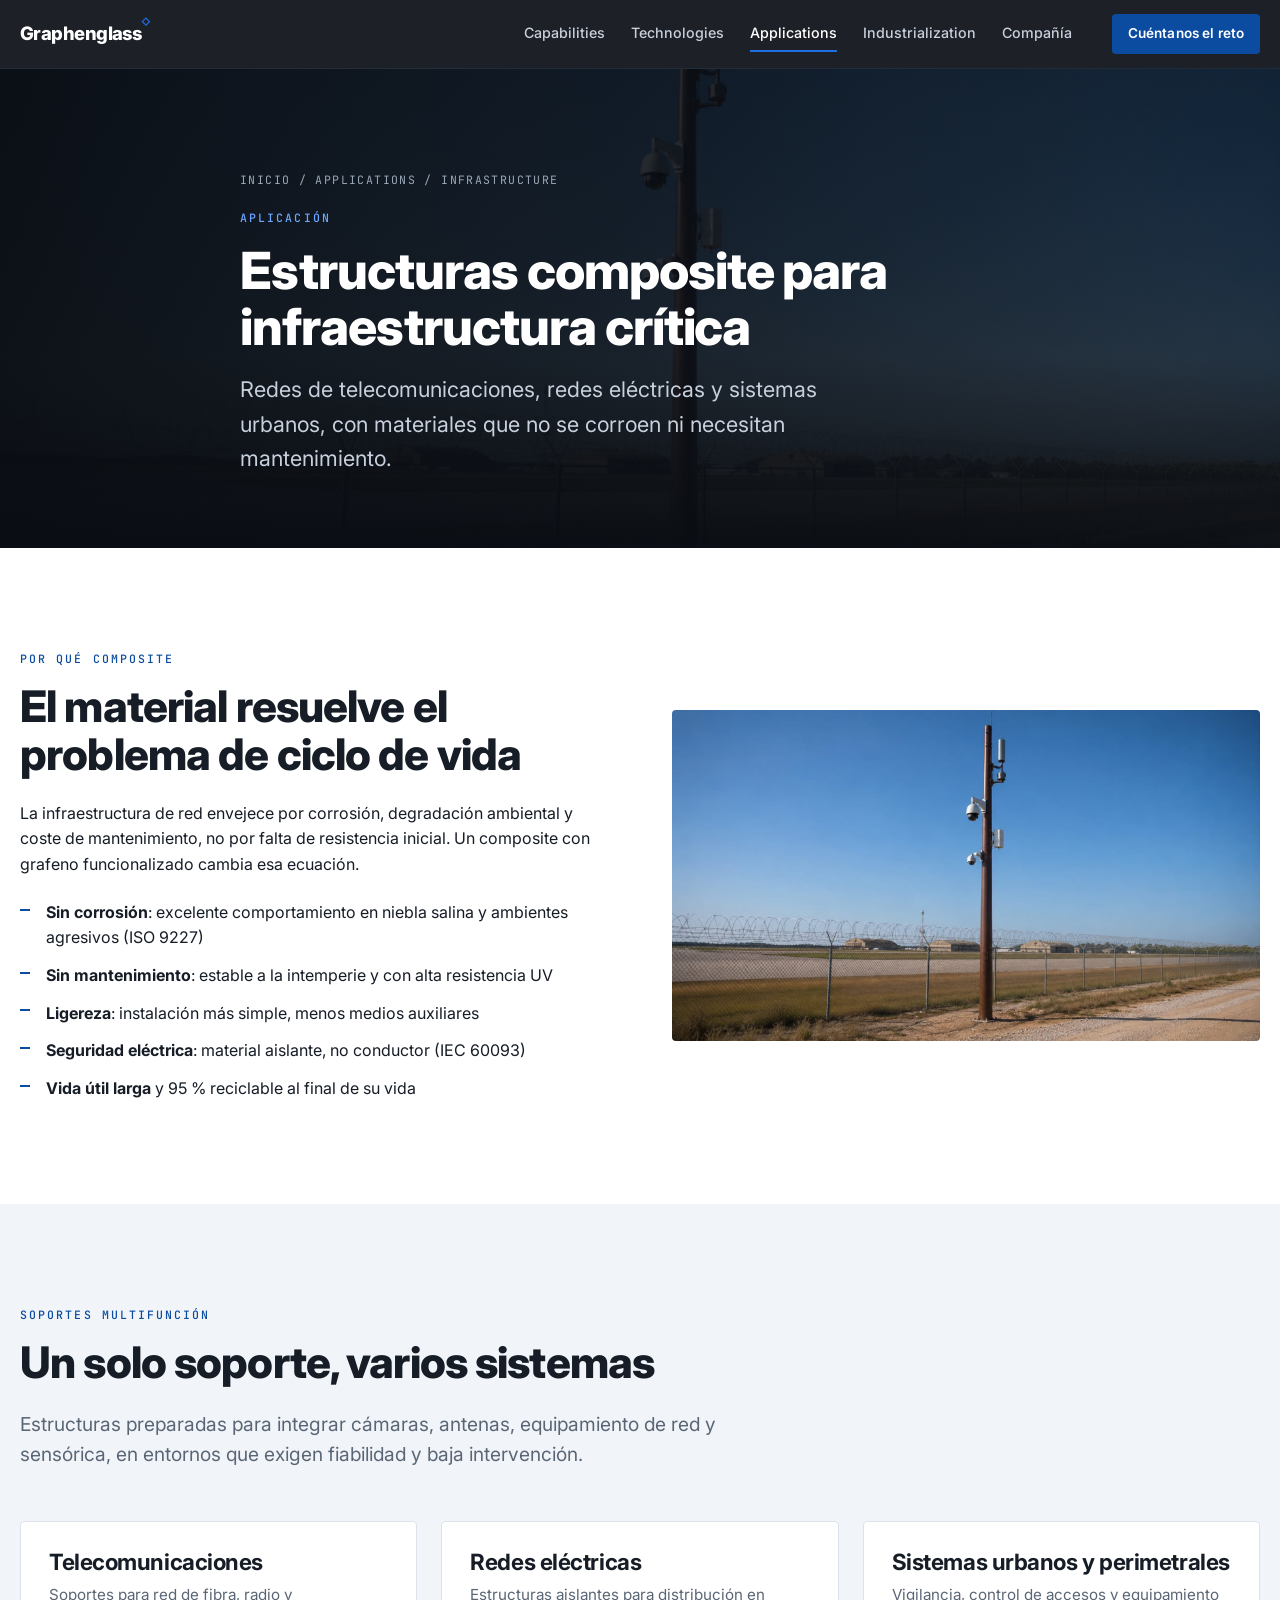
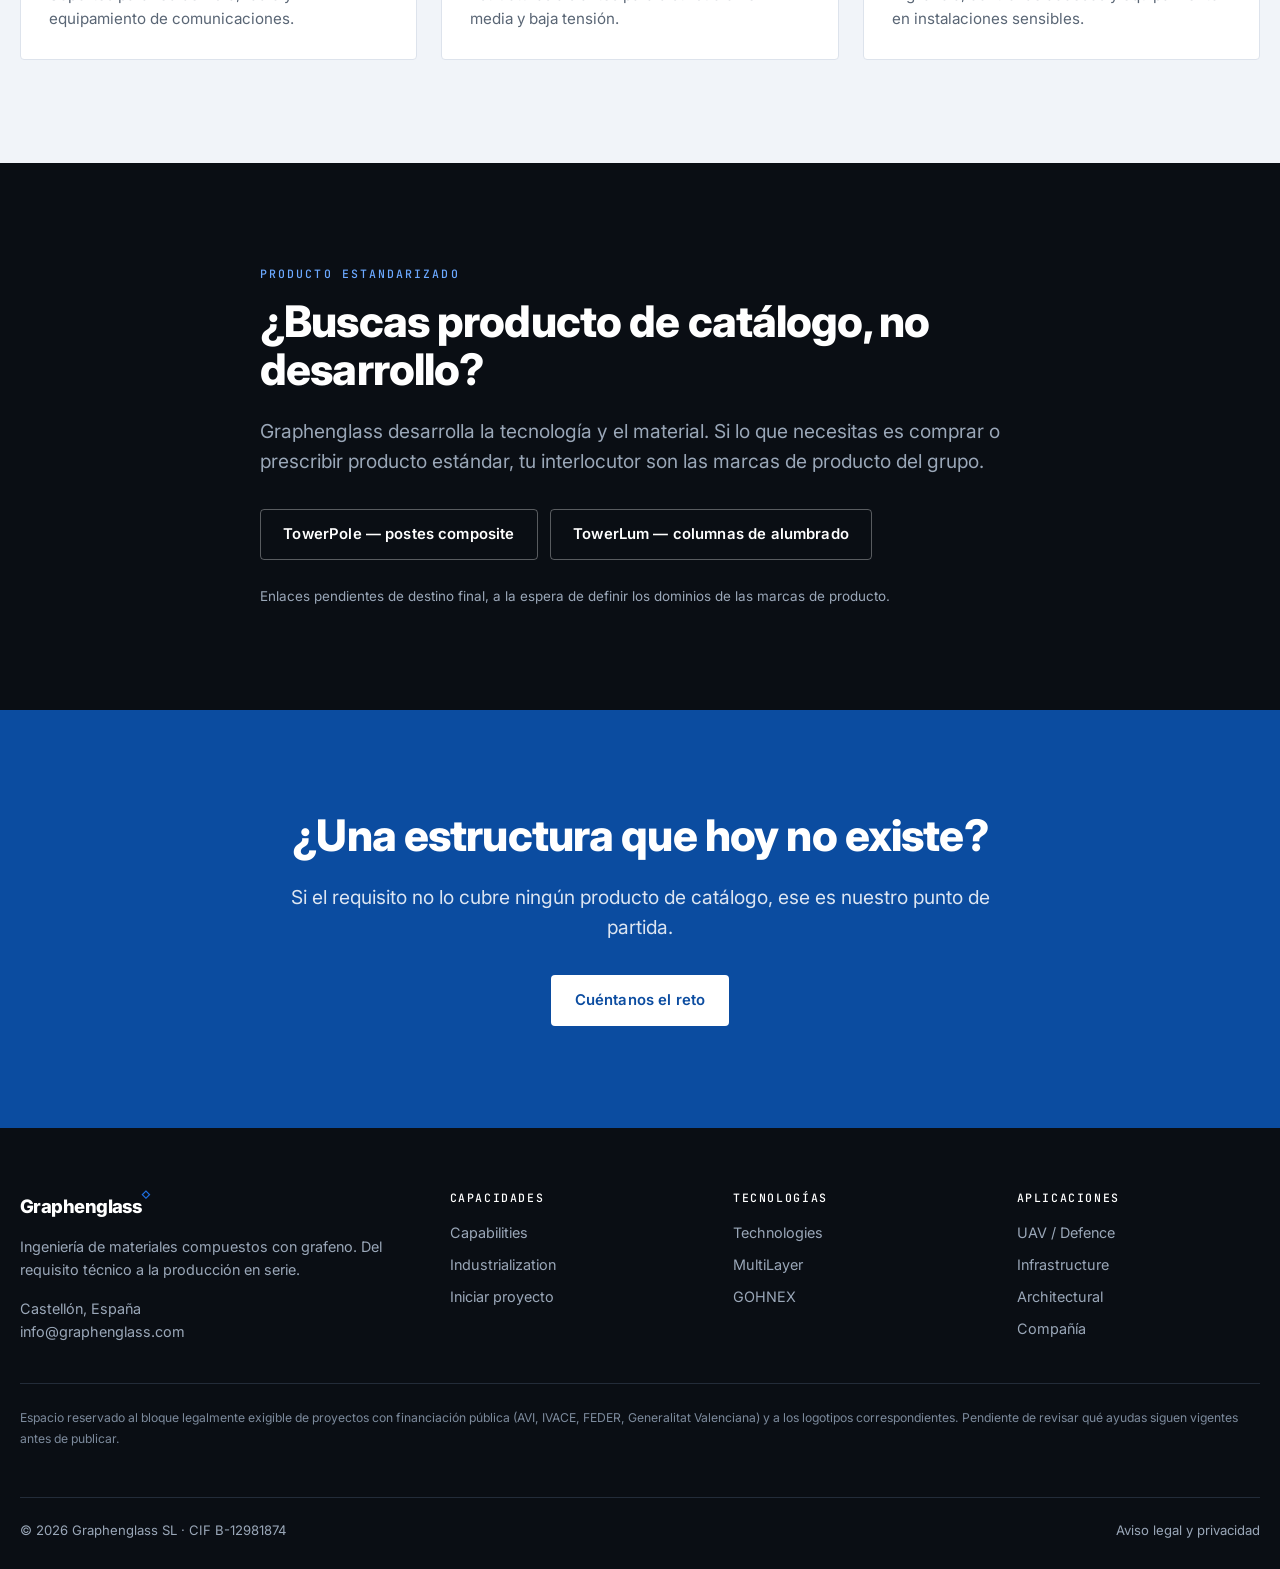
<file: site/infrastructure.html>
<!DOCTYPE html>
<html lang="es">
<head>
<meta charset="utf-8">
<meta name="viewport" content="width=device-width, initial-scale=1">
<title>Infrastructure — Graphenglass</title>
<meta name="description" content="Estructuras composite con grafeno para redes de telecomunicaciones, eléctricas y sistemas urbanos: sin corrosión, sin mantenimiento y con vida útil larga.">
<link rel="preconnect" href="https://fonts.googleapis.com">
<link rel="preconnect" href="https://fonts.gstatic.com" crossorigin>
<link href="https://fonts.googleapis.com/css2?family=Inter:wght@400;500;600;700;800&family=JetBrains+Mono:wght@400;500&display=swap" rel="stylesheet">
<link rel="icon" href="assets/img/favicon.svg" type="image/svg+xml">
<link rel="stylesheet" href="assets/css/style.css">
</head>
<body>

<header class="site-header">
  <div class="wrap site-header__inner">
    <a class="brand" href="index.html">Graphenglass<sup>◇</sup></a>
    <nav class="nav">
      <a href="capabilities.html">Capabilities</a>
      <a href="technologies.html">Technologies</a>
      <a href="applications.html" aria-current="page">Applications</a>
      <a href="industrialization.html">Industrialization</a>
      <a href="about.html">Compañía</a>
    </nav>
    <a class="btn btn--primary btn--sm header-cta" href="contact.html">Cuéntanos el reto</a>
    <button class="nav-toggle" aria-expanded="false">Menú</button>
  </div>
</header>

<main>

  <section class="hero hero--page">
    <div class="hero__media"><img src="assets/img/infrastructure-pole.jpg" alt="Soporte composite multifunción"></div>
    <div class="wrap hero__inner">
      <p class="breadcrumb"><a href="index.html">Inicio</a> / <a href="applications.html">Applications</a> / Infrastructure</p>
      <span class="eyebrow eyebrow--inv">Aplicación</span>
      <h1>Estructuras composite para infraestructura crítica</h1>
      <p class="hero__sub">Redes de telecomunicaciones, redes eléctricas y sistemas urbanos, con materiales que no se corroen ni necesitan mantenimiento.</p>
    </div>
  </section>

  <section class="section">
    <div class="wrap split">
      <div>
        <span class="eyebrow">Por qué composite</span>
        <h2>El material resuelve el problema de ciclo de vida</h2>
        <p>La infraestructura de red envejece por corrosión, degradación ambiental y coste de mantenimiento, no por falta de resistencia inicial. Un composite con grafeno funcionalizado cambia esa ecuación.</p>
        <ul class="checklist" style="margin-top:1.4rem">
          <li><strong>Sin corrosión</strong>: excelente comportamiento en niebla salina y ambientes agresivos (ISO 9227)</li>
          <li><strong>Sin mantenimiento</strong>: estable a la intemperie y con alta resistencia UV</li>
          <li><strong>Ligereza</strong>: instalación más simple, menos medios auxiliares</li>
          <li><strong>Seguridad eléctrica</strong>: material aislante, no conductor (IEC 60093)</li>
          <li><strong>Vida útil larga</strong> y 95 % reciclable al final de su vida</li>
        </ul>
      </div>
      <div class="split__media"><img src="assets/img/infrastructure-pole.jpg" alt="Poste composite con cámaras y antenas instalado en perímetro"></div>
    </div>
  </section>

  <section class="section section--mist">
    <div class="wrap">
      <div class="section__head">
        <span class="eyebrow">Soportes multifunción</span>
        <h2>Un solo soporte, varios sistemas</h2>
        <p class="lead">Estructuras preparadas para integrar cámaras, antenas, equipamiento de red y sensórica, en entornos que exigen fiabilidad y baja intervención.</p>
      </div>
      <div class="grid grid--3">
        <div class="card"><h3>Telecomunicaciones</h3><p>Soportes para red de fibra, radio y equipamiento de comunicaciones.</p></div>
        <div class="card"><h3>Redes eléctricas</h3><p>Estructuras aislantes para distribución en media y baja tensión.</p></div>
        <div class="card"><h3>Sistemas urbanos y perimetrales</h3><p>Vigilancia, control de accesos y equipamiento en instalaciones sensibles.</p></div>
      </div>
    </div>
  </section>

  <section class="section section--dark on-dark">
    <div class="wrap narrow">
      <span class="eyebrow eyebrow--inv">Producto estandarizado</span>
      <h2>¿Buscas producto de catálogo, no desarrollo?</h2>
      <p class="lead">Graphenglass desarrolla la tecnología y el material. Si lo que necesitas es comprar o prescribir producto estándar, tu interlocutor son las marcas de producto del grupo.</p>
      <div class="btn-row">
        <a class="btn btn--ghost" href="#">TowerPole — postes composite</a>
        <a class="btn btn--ghost" href="#">TowerLum — columnas de alumbrado</a>
      </div>
      <p style="margin-top:1.6rem;font-size:.84rem;color:var(--text-inv-mute)">Enlaces pendientes de destino final, a la espera de definir los dominios de las marcas de producto.</p>
    </div>
  </section>

  <section class="section cta-band">
    <div class="wrap center narrow">
      <h2>¿Una estructura que hoy no existe?</h2>
      <p class="lead">Si el requisito no lo cubre ningún producto de catálogo, ese es nuestro punto de partida.</p>
      <div class="btn-row"><a class="btn btn--primary" href="contact.html">Cuéntanos el reto</a></div>
    </div>
  </section>

</main>

<footer class="site-footer">
  <div class="wrap">
    <div class="footer-grid">
      <div>
        <div class="footer-brand">Graphenglass<sup>◇</sup></div>
        <p>Ingeniería de materiales compuestos con grafeno. Del requisito técnico a la producción en serie.</p>
        <p>Castellón, España<br><a href="mailto:info@graphenglass.com">info@graphenglass.com</a></p>
      </div>
      <div>
        <h4>Capacidades</h4>
        <ul>
          <li><a href="capabilities.html">Capabilities</a></li>
          <li><a href="industrialization.html">Industrialization</a></li>
          <li><a href="contact.html">Iniciar proyecto</a></li>
        </ul>
      </div>
      <div>
        <h4>Tecnologías</h4>
        <ul>
          <li><a href="technologies.html">Technologies</a></li>
          <li><a href="multilayer.html">MultiLayer</a></li>
          <li><a href="gohnex.html">GOHNEX</a></li>
        </ul>
      </div>
      <div>
        <h4>Aplicaciones</h4>
        <ul>
          <li><a href="uav-defence.html">UAV / Defence</a></li>
          <li><a href="infrastructure.html">Infrastructure</a></li>
          <li><a href="architectural.html">Architectural</a></li>
          <li><a href="about.html">Compañía</a></li>
        </ul>
      </div>
    </div>
    <div class="funding">
      Espacio reservado al bloque legalmente exigible de proyectos con financiación pública (AVI, IVACE, FEDER, Generalitat Valenciana) y a los logotipos correspondientes. Pendiente de revisar qué ayudas siguen vigentes antes de publicar.
    </div>
    <div class="footer-bottom">
      <span>© <span id="y">2026</span> Graphenglass SL · CIF B-12981874</span>
      <span><a href="legal.html">Aviso legal y privacidad</a></span>
    </div>
  </div>
</footer>

<script src="assets/js/main.js"></script>
<script>document.getElementById('y').textContent = new Date().getFullYear();</script>
</body>
</html>
</file>
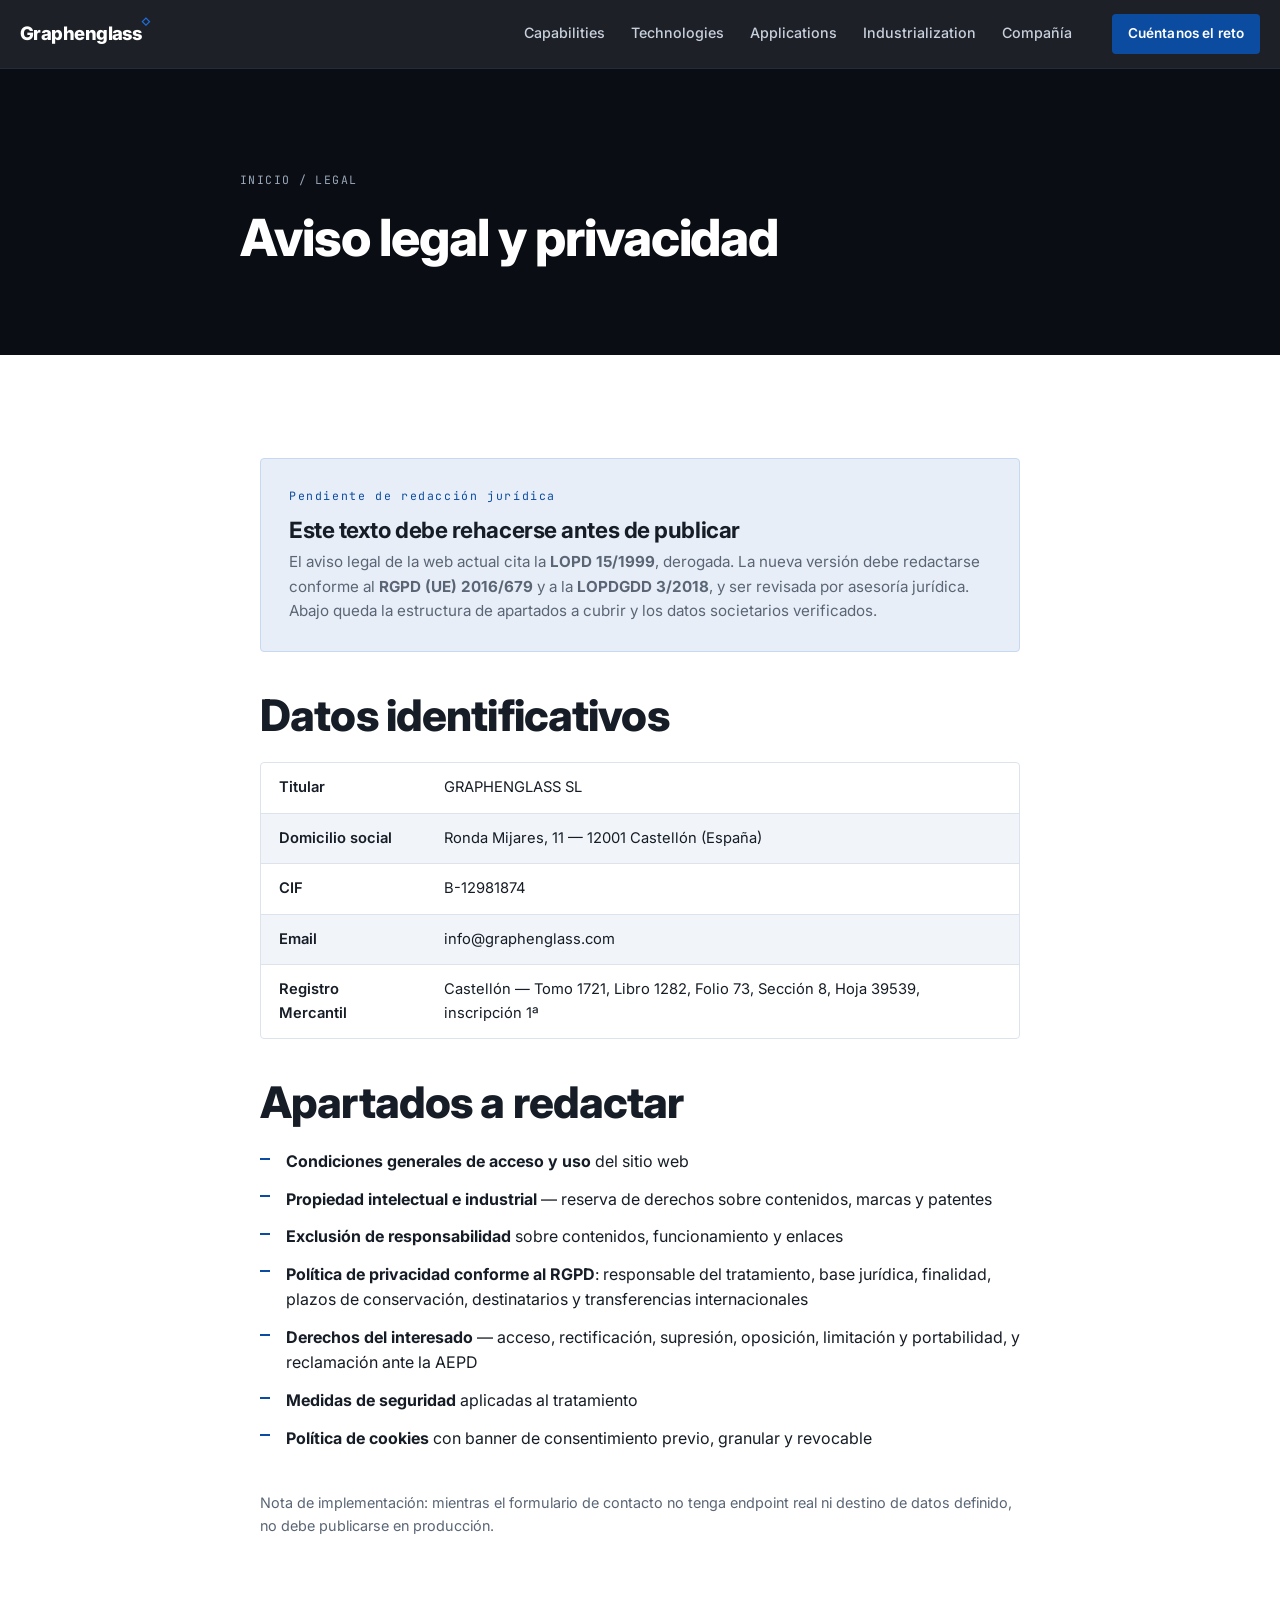
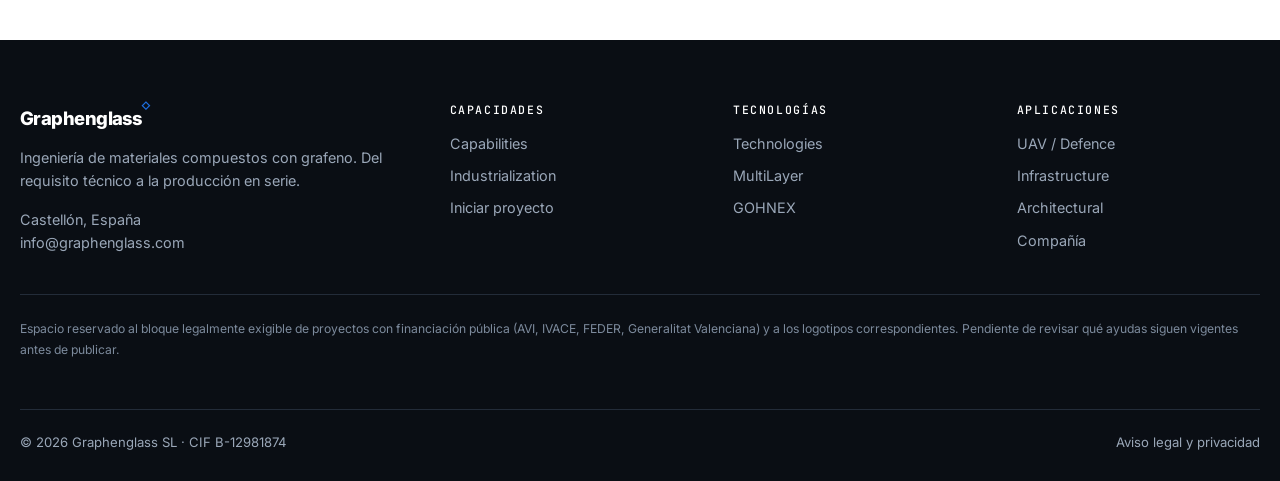
<file: site/legal.html>
<!DOCTYPE html>
<html lang="es">
<head>
<meta charset="utf-8">
<meta name="viewport" content="width=device-width, initial-scale=1">
<title>Aviso legal y privacidad — Graphenglass</title>
<meta name="robots" content="noindex">
<link rel="preconnect" href="https://fonts.googleapis.com">
<link rel="preconnect" href="https://fonts.gstatic.com" crossorigin>
<link href="https://fonts.googleapis.com/css2?family=Inter:wght@400;500;600;700;800&family=JetBrains+Mono:wght@400;500&display=swap" rel="stylesheet">
<link rel="icon" href="assets/img/favicon.svg" type="image/svg+xml">
<link rel="stylesheet" href="assets/css/style.css">
</head>
<body>

<header class="site-header">
  <div class="wrap site-header__inner">
    <a class="brand" href="index.html">Graphenglass<sup>◇</sup></a>
    <nav class="nav">
      <a href="capabilities.html">Capabilities</a>
      <a href="technologies.html">Technologies</a>
      <a href="applications.html">Applications</a>
      <a href="industrialization.html">Industrialization</a>
      <a href="about.html">Compañía</a>
    </nav>
    <a class="btn btn--primary btn--sm header-cta" href="contact.html">Cuéntanos el reto</a>
    <button class="nav-toggle" aria-expanded="false">Menú</button>
  </div>
</header>

<main>

  <section class="hero hero--page">
    <div class="wrap hero__inner">
      <p class="breadcrumb"><a href="index.html">Inicio</a> / Legal</p>
      <h1>Aviso legal y privacidad</h1>
    </div>
  </section>

  <section class="section">
    <div class="wrap narrow">

      <div class="card" style="background:var(--blue-pale);border-color:#C7D8F2;margin-bottom:2.5rem">
        <span class="card__num">Pendiente de redacción jurídica</span>
        <h3>Este texto debe rehacerse antes de publicar</h3>
        <p>El aviso legal de la web actual cita la <strong>LOPD 15/1999</strong>, derogada. La nueva versión debe redactarse conforme al <strong>RGPD (UE) 2016/679</strong> y a la <strong>LOPDGDD 3/2018</strong>, y ser revisada por asesoría jurídica. Abajo queda la estructura de apartados a cubrir y los datos societarios verificados.</p>
      </div>

      <h2>Datos identificativos</h2>
      <div class="table-wrap" style="margin-bottom:2.5rem">
        <table class="spec">
          <tbody>
            <tr><td>Titular</td><td>GRAPHENGLASS SL</td></tr>
            <tr><td>Domicilio social</td><td>Ronda Mijares, 11 — 12001 Castellón (España)</td></tr>
            <tr><td>CIF</td><td>B-12981874</td></tr>
            <tr><td>Email</td><td><a href="mailto:info@graphenglass.com">info@graphenglass.com</a></td></tr>
            <tr><td>Registro Mercantil</td><td>Castellón — Tomo 1721, Libro 1282, Folio 73, Sección 8, Hoja 39539, inscripción 1ª</td></tr>
          </tbody>
        </table>
      </div>

      <h2>Apartados a redactar</h2>
      <ul class="checklist" style="margin-bottom:2.5rem">
        <li><strong>Condiciones generales de acceso y uso</strong> del sitio web</li>
        <li><strong>Propiedad intelectual e industrial</strong> — reserva de derechos sobre contenidos, marcas y patentes</li>
        <li><strong>Exclusión de responsabilidad</strong> sobre contenidos, funcionamiento y enlaces</li>
        <li><strong>Política de privacidad conforme al RGPD</strong>: responsable del tratamiento, base jurídica, finalidad, plazos de conservación, destinatarios y transferencias internacionales</li>
        <li><strong>Derechos del interesado</strong> — acceso, rectificación, supresión, oposición, limitación y portabilidad, y reclamación ante la AEPD</li>
        <li><strong>Medidas de seguridad</strong> aplicadas al tratamiento</li>
        <li><strong>Política de cookies</strong> con banner de consentimiento previo, granular y revocable</li>
      </ul>

      <p style="font-size:.9rem;color:var(--text-mute)">Nota de implementación: mientras el formulario de contacto no tenga endpoint real ni destino de datos definido, no debe publicarse en producción.</p>

    </div>
  </section>

</main>

<footer class="site-footer">
  <div class="wrap">
    <div class="footer-grid">
      <div>
        <div class="footer-brand">Graphenglass<sup>◇</sup></div>
        <p>Ingeniería de materiales compuestos con grafeno. Del requisito técnico a la producción en serie.</p>
        <p>Castellón, España<br><a href="mailto:info@graphenglass.com">info@graphenglass.com</a></p>
      </div>
      <div>
        <h4>Capacidades</h4>
        <ul>
          <li><a href="capabilities.html">Capabilities</a></li>
          <li><a href="industrialization.html">Industrialization</a></li>
          <li><a href="contact.html">Iniciar proyecto</a></li>
        </ul>
      </div>
      <div>
        <h4>Tecnologías</h4>
        <ul>
          <li><a href="technologies.html">Technologies</a></li>
          <li><a href="multilayer.html">MultiLayer</a></li>
          <li><a href="gohnex.html">GOHNEX</a></li>
        </ul>
      </div>
      <div>
        <h4>Aplicaciones</h4>
        <ul>
          <li><a href="uav-defence.html">UAV / Defence</a></li>
          <li><a href="infrastructure.html">Infrastructure</a></li>
          <li><a href="architectural.html">Architectural</a></li>
          <li><a href="about.html">Compañía</a></li>
        </ul>
      </div>
    </div>
    <div class="funding">
      Espacio reservado al bloque legalmente exigible de proyectos con financiación pública (AVI, IVACE, FEDER, Generalitat Valenciana) y a los logotipos correspondientes. Pendiente de revisar qué ayudas siguen vigentes antes de publicar.
    </div>
    <div class="footer-bottom">
      <span>© <span id="y">2026</span> Graphenglass SL · CIF B-12981874</span>
      <span><a href="legal.html">Aviso legal y privacidad</a></span>
    </div>
  </div>
</footer>

<script src="assets/js/main.js"></script>
<script>document.getElementById('y').textContent = new Date().getFullYear();</script>
</body>
</html>
</file>
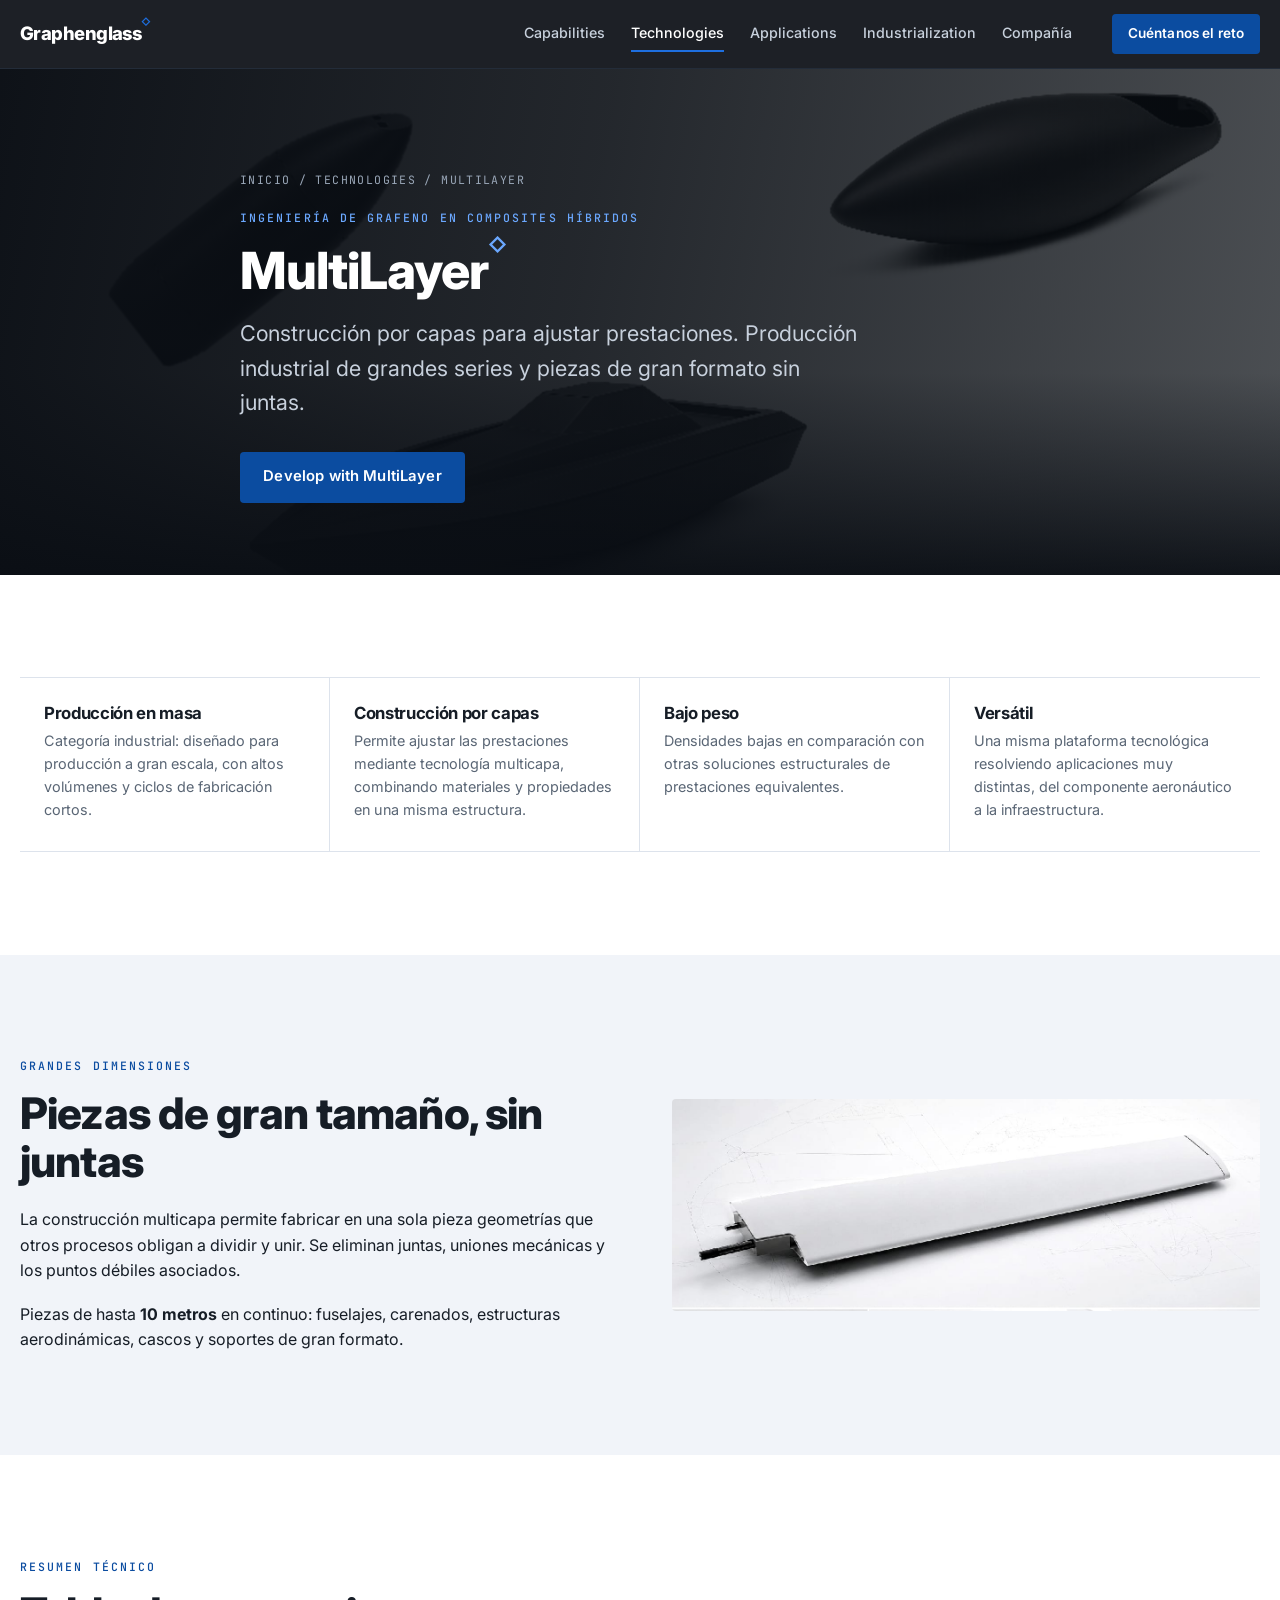
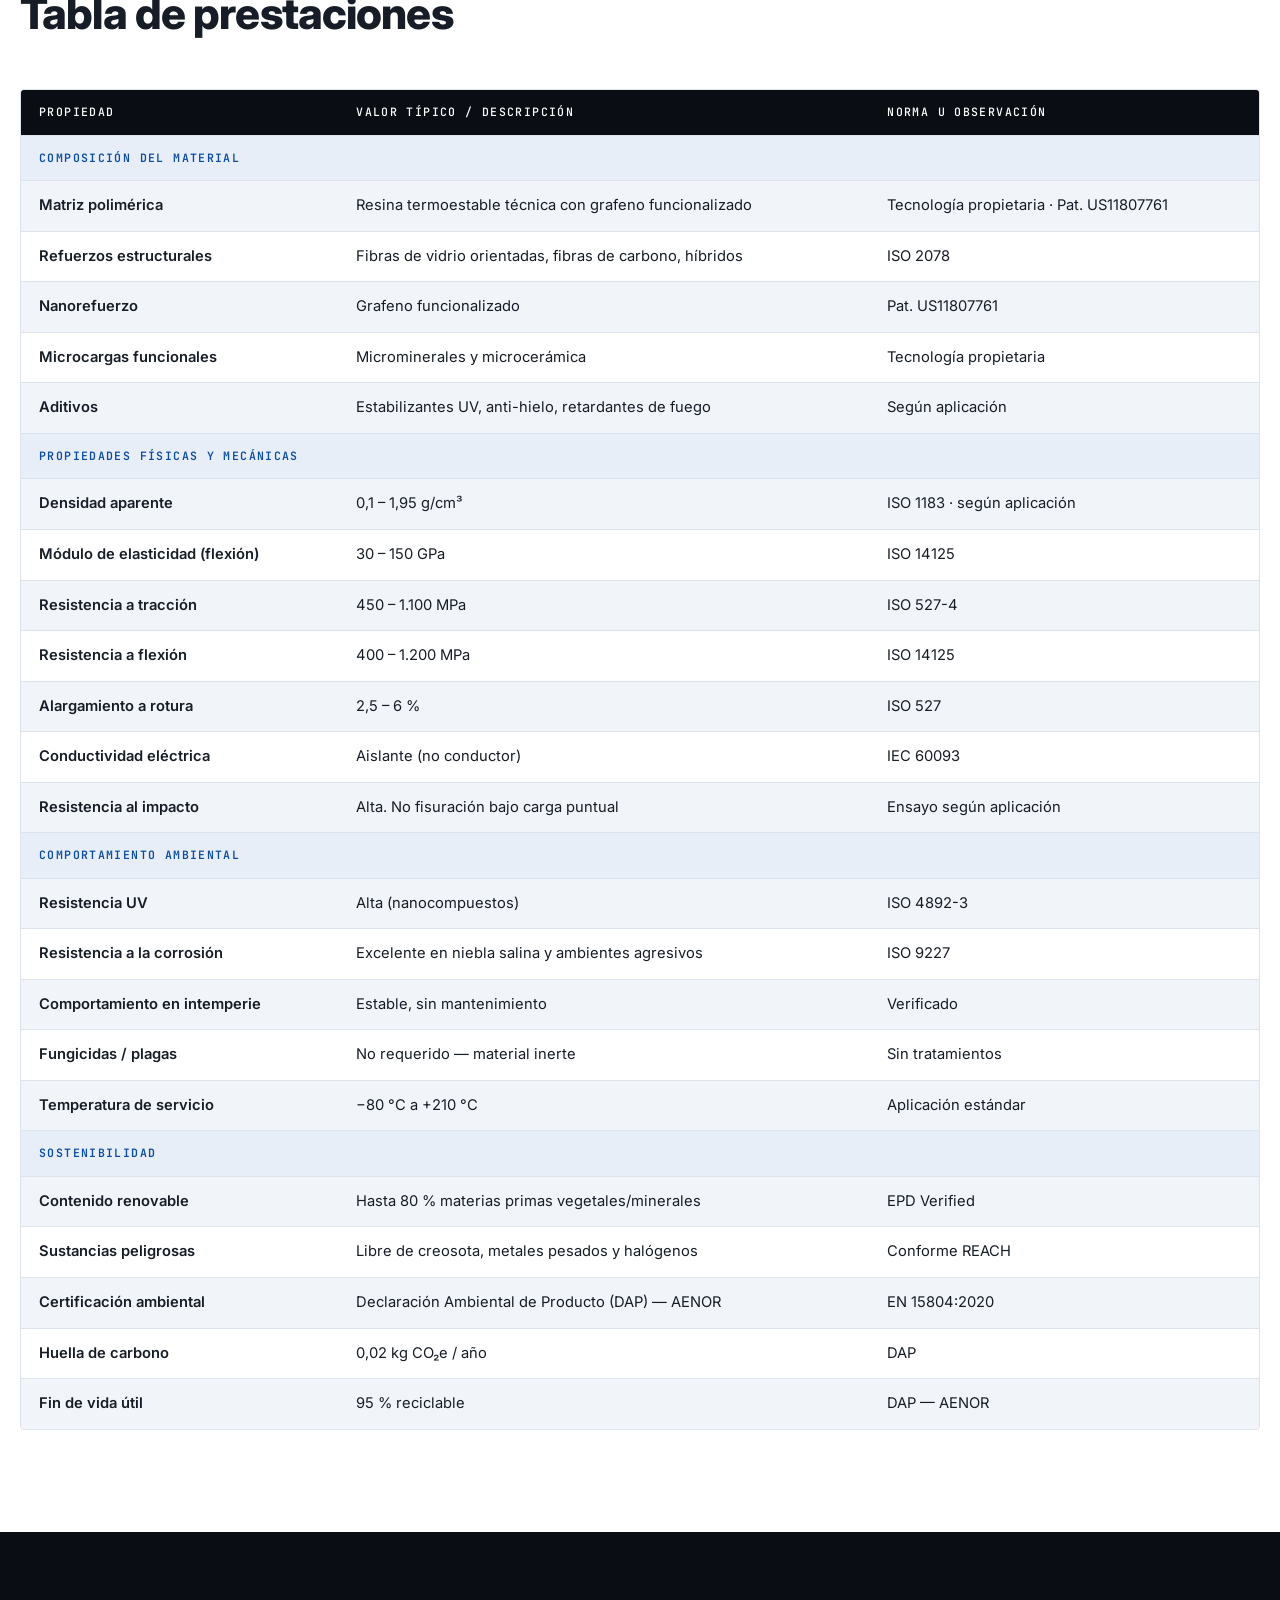
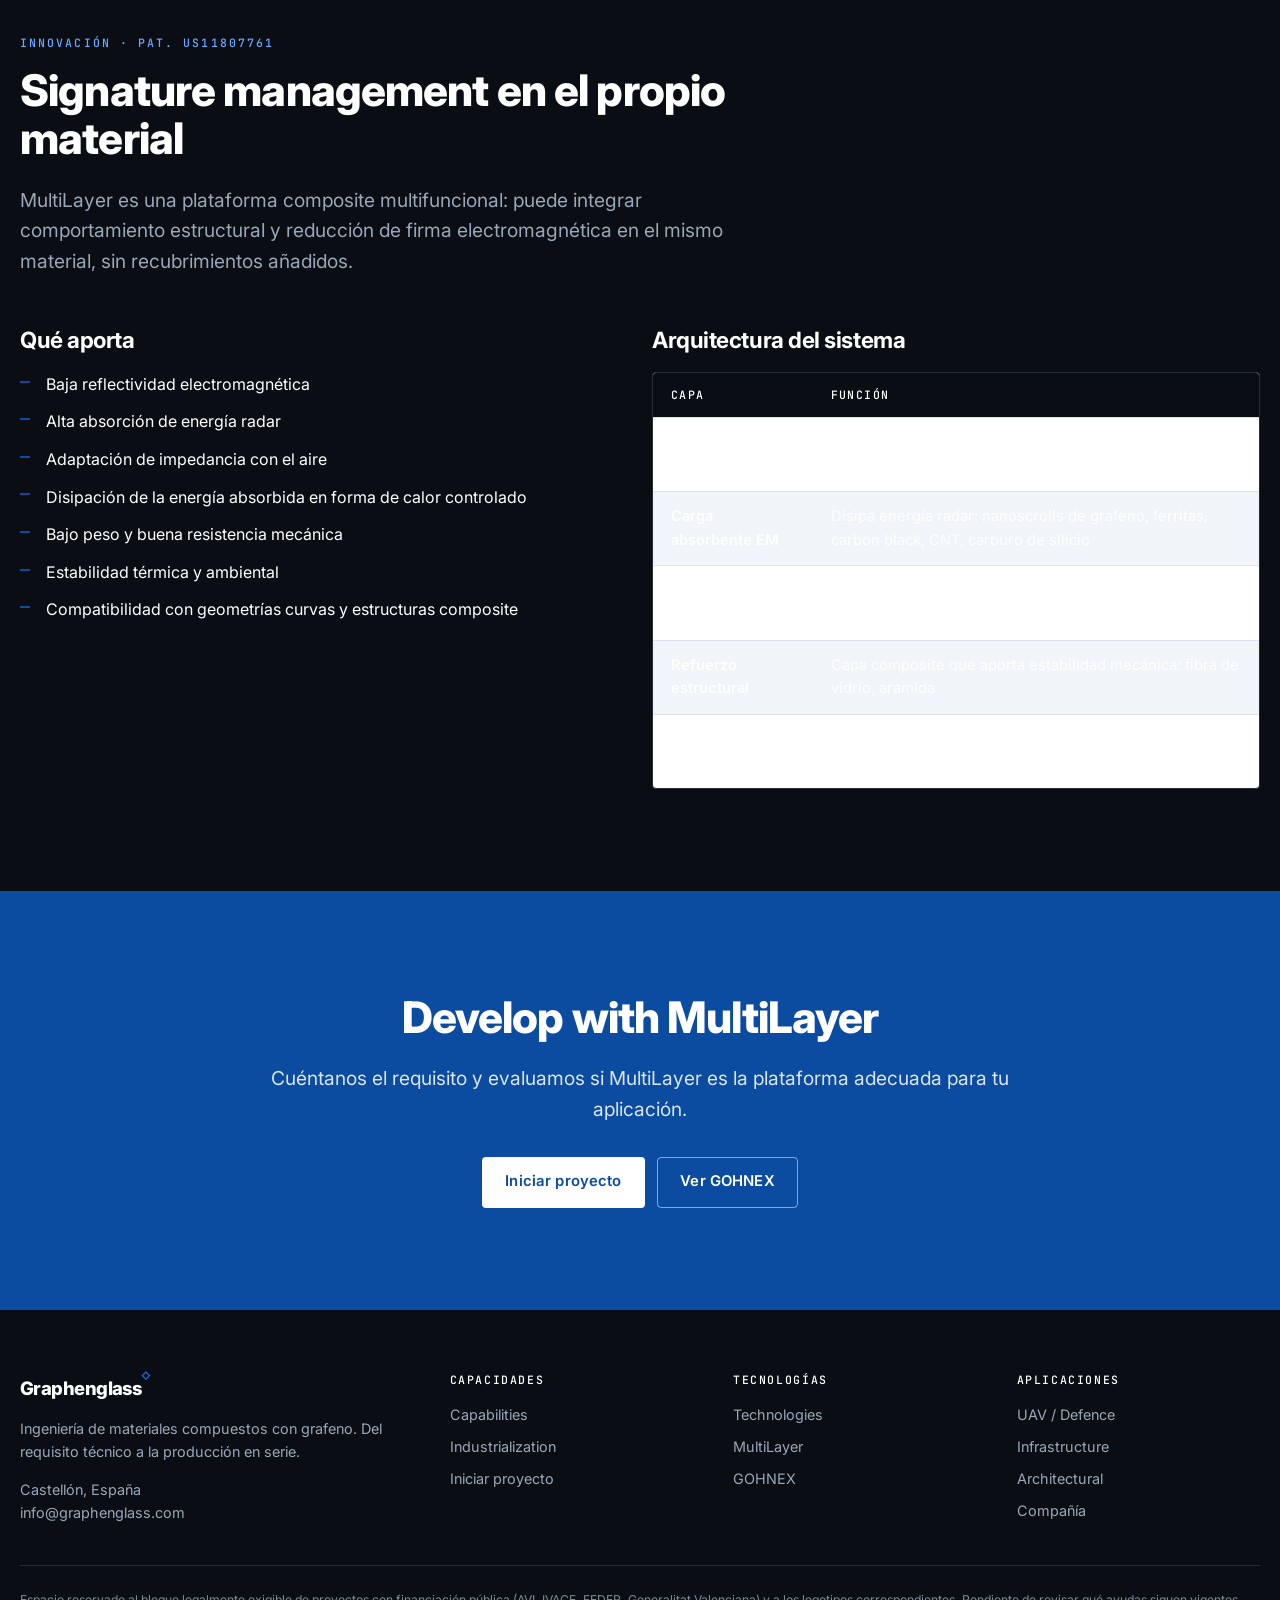
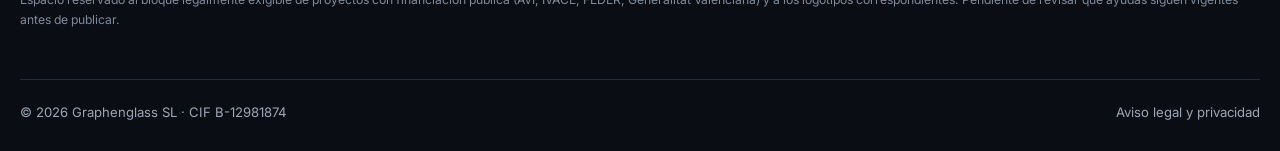
<file: site/multilayer.html>
<!DOCTYPE html>
<html lang="es">
<head>
<meta charset="utf-8">
<meta name="viewport" content="width=device-width, initial-scale=1">
<title>MultiLayer — Composite multicapa con grafeno | Graphenglass</title>
<meta name="description" content="MultiLayer: composite multicapa con grafeno funcionalizado. Piezas de hasta 10 m sin juntas, 450–1.100 MPa, signature management integrado en el material.">
<link rel="preconnect" href="https://fonts.googleapis.com">
<link rel="preconnect" href="https://fonts.gstatic.com" crossorigin>
<link href="https://fonts.googleapis.com/css2?family=Inter:wght@400;500;600;700;800&family=JetBrains+Mono:wght@400;500&display=swap" rel="stylesheet">
<link rel="icon" href="assets/img/favicon.svg" type="image/svg+xml">
<link rel="stylesheet" href="assets/css/style.css">
</head>
<body>

<header class="site-header">
  <div class="wrap site-header__inner">
    <a class="brand" href="index.html">Graphenglass<sup>◇</sup></a>
    <nav class="nav">
      <a href="capabilities.html">Capabilities</a>
      <a href="technologies.html" aria-current="page">Technologies</a>
      <a href="applications.html">Applications</a>
      <a href="industrialization.html">Industrialization</a>
      <a href="about.html">Compañía</a>
    </nav>
    <a class="btn btn--primary btn--sm header-cta" href="contact.html">Cuéntanos el reto</a>
    <button class="nav-toggle" aria-expanded="false">Menú</button>
  </div>
</header>

<main>

  <section class="hero hero--page">
    <div class="hero__media"><img src="assets/img/multilayer-parts.jpg" alt="Piezas MultiLayer"></div>
    <div class="wrap hero__inner">
      <p class="breadcrumb"><a href="index.html">Inicio</a> / <a href="technologies.html">Technologies</a> / MultiLayer</p>
      <span class="eyebrow eyebrow--inv">Ingeniería de grafeno en composites híbridos</span>
      <h1>MultiLayer<sup style="font-size:.35em;top:-1.1em;position:relative;color:#6BA8FF">◇</sup></h1>
      <p class="hero__sub">Construcción por capas para ajustar prestaciones. Producción industrial de grandes series y piezas de gran formato sin juntas.</p>
      <div class="btn-row"><a class="btn btn--primary" href="contact.html">Develop with MultiLayer</a></div>
    </div>
  </section>

  <section class="section">
    <div class="wrap">
      <div class="attrs">
        <div>
          <h4>Producción en masa</h4>
          <p>Categoría industrial: diseñado para producción a gran escala, con altos volúmenes y ciclos de fabricación cortos.</p>
        </div>
        <div>
          <h4>Construcción por capas</h4>
          <p>Permite ajustar las prestaciones mediante tecnología multicapa, combinando materiales y propiedades en una misma estructura.</p>
        </div>
        <div>
          <h4>Bajo peso</h4>
          <p>Densidades bajas en comparación con otras soluciones estructurales de prestaciones equivalentes.</p>
        </div>
        <div>
          <h4>Versátil</h4>
          <p>Una misma plataforma tecnológica resolviendo aplicaciones muy distintas, del componente aeronáutico a la infraestructura.</p>
        </div>
      </div>
    </div>
  </section>

  <section class="section section--mist">
    <div class="wrap split split--reverse">
      <div class="split__media">
        <img src="assets/img/multilayer-wing.jpg" alt="Semiala composite de gran formato sin juntas">
      </div>
      <div>
        <span class="eyebrow">Grandes dimensiones</span>
        <h2>Piezas de gran tamaño, sin juntas</h2>
        <p>La construcción multicapa permite fabricar en una sola pieza geometrías que otros procesos obligan a dividir y unir. Se eliminan juntas, uniones mecánicas y los puntos débiles asociados.</p>
        <p>Piezas de hasta <strong>10 metros</strong> en continuo: fuselajes, carenados, estructuras aerodinámicas, cascos y soportes de gran formato.</p>
      </div>
    </div>
  </section>

  <section class="section">
    <div class="wrap">
      <div class="section__head">
        <span class="eyebrow">Resumen técnico</span>
        <h2>Tabla de prestaciones</h2>
      </div>
      <div class="table-wrap">
        <table class="spec">
          <thead><tr><th>Propiedad</th><th>Valor típico / descripción</th><th>Norma u observación</th></tr></thead>
          <tbody>
            <tr><td class="group" colspan="3">Composición del material</td></tr>
            <tr><td>Matriz polimérica</td><td>Resina termoestable técnica con grafeno funcionalizado</td><td>Tecnología propietaria · Pat. US11807761</td></tr>
            <tr><td>Refuerzos estructurales</td><td>Fibras de vidrio orientadas, fibras de carbono, híbridos</td><td>ISO 2078</td></tr>
            <tr><td>Nanorefuerzo</td><td>Grafeno funcionalizado</td><td>Pat. US11807761</td></tr>
            <tr><td>Microcargas funcionales</td><td>Microminerales y microcerámica</td><td>Tecnología propietaria</td></tr>
            <tr><td>Aditivos</td><td>Estabilizantes UV, anti-hielo, retardantes de fuego</td><td>Según aplicación</td></tr>

            <tr><td class="group" colspan="3">Propiedades físicas y mecánicas</td></tr>
            <tr><td>Densidad aparente</td><td>0,1 – 1,95 g/cm³</td><td>ISO 1183 · según aplicación</td></tr>
            <tr><td>Módulo de elasticidad (flexión)</td><td>30 – 150 GPa</td><td>ISO 14125</td></tr>
            <tr><td>Resistencia a tracción</td><td>450 – 1.100 MPa</td><td>ISO 527-4</td></tr>
            <tr><td>Resistencia a flexión</td><td>400 – 1.200 MPa</td><td>ISO 14125</td></tr>
            <tr><td>Alargamiento a rotura</td><td>2,5 – 6 %</td><td>ISO 527</td></tr>
            <tr><td>Conductividad eléctrica</td><td>Aislante (no conductor)</td><td>IEC 60093</td></tr>
            <tr><td>Resistencia al impacto</td><td>Alta. No fisuración bajo carga puntual</td><td>Ensayo según aplicación</td></tr>

            <tr><td class="group" colspan="3">Comportamiento ambiental</td></tr>
            <tr><td>Resistencia UV</td><td>Alta (nanocompuestos)</td><td>ISO 4892-3</td></tr>
            <tr><td>Resistencia a la corrosión</td><td>Excelente en niebla salina y ambientes agresivos</td><td>ISO 9227</td></tr>
            <tr><td>Comportamiento en intemperie</td><td>Estable, sin mantenimiento</td><td>Verificado</td></tr>
            <tr><td>Fungicidas / plagas</td><td>No requerido — material inerte</td><td>Sin tratamientos</td></tr>
            <tr><td>Temperatura de servicio</td><td>−80 °C a +210 °C</td><td>Aplicación estándar</td></tr>

            <tr><td class="group" colspan="3">Sostenibilidad</td></tr>
            <tr><td>Contenido renovable</td><td>Hasta 80 % materias primas vegetales/minerales</td><td>EPD Verified</td></tr>
            <tr><td>Sustancias peligrosas</td><td>Libre de creosota, metales pesados y halógenos</td><td>Conforme REACH</td></tr>
            <tr><td>Certificación ambiental</td><td>Declaración Ambiental de Producto (DAP) — AENOR</td><td>EN 15804:2020</td></tr>
            <tr><td>Huella de carbono</td><td>0,02 kg CO₂e / año</td><td>DAP</td></tr>
            <tr><td>Fin de vida útil</td><td>95 % reciclable</td><td>DAP — AENOR</td></tr>
          </tbody>
        </table>
      </div>
    </div>
  </section>

  <section class="section section--dark on-dark">
    <div class="wrap">
      <div class="section__head">
        <span class="eyebrow eyebrow--inv">Innovación · Pat. US11807761</span>
        <h2>Signature management en el propio material</h2>
        <p class="lead">MultiLayer es una plataforma composite multifuncional: puede integrar comportamiento estructural y reducción de firma electromagnética en el mismo material, sin recubrimientos añadidos.</p>
      </div>

      <div class="grid grid--2" style="align-items:start">
        <div>
          <h3 style="margin-bottom:1.2rem">Qué aporta</h3>
          <ul class="checklist">
            <li>Baja reflectividad electromagnética</li>
            <li>Alta absorción de energía radar</li>
            <li>Adaptación de impedancia con el aire</li>
            <li>Disipación de la energía absorbida en forma de calor controlado</li>
            <li>Bajo peso y buena resistencia mecánica</li>
            <li>Estabilidad térmica y ambiental</li>
            <li>Compatibilidad con geometrías curvas y estructuras composite</li>
          </ul>
        </div>
        <div>
          <h3 style="margin-bottom:1.2rem">Arquitectura del sistema</h3>
          <div class="table-wrap" style="border-color:var(--ink-line)">
            <table class="spec">
              <thead><tr><th>Capa</th><th>Función</th></tr></thead>
              <tbody>
                <tr><td>Matriz polimérica</td><td>Resina base que une todo el sistema (epoxi, ureacrílicas)</td></tr>
                <tr><td>Carga absorbente EM</td><td>Disipa energía radar: nanoscrolls de grafeno, ferritas, carbon black, CNT, carburo de silicio</td></tr>
                <tr><td>Carga dieléctrica</td><td>Adapta la impedancia entre aire y material: alúmina, nanocerámicas, microesferas</td></tr>
                <tr><td>Refuerzo estructural</td><td>Capa composite que aporta estabilidad mecánica: fibra de vidrio, aramida</td></tr>
                <tr><td>Aditivos funcionales</td><td>Agentes tixotrópicos y dispersantes para estabilidad y procesabilidad</td></tr>
              </tbody>
            </table>
          </div>
        </div>
      </div>
    </div>
  </section>

  <section class="section cta-band">
    <div class="wrap center narrow">
      <h2>Develop with MultiLayer</h2>
      <p class="lead">Cuéntanos el requisito y evaluamos si MultiLayer es la plataforma adecuada para tu aplicación.</p>
      <div class="btn-row"><a class="btn btn--primary" href="contact.html">Iniciar proyecto</a><a class="btn btn--ghost" href="gohnex.html">Ver GOHNEX</a></div>
    </div>
  </section>

</main>

<footer class="site-footer">
  <div class="wrap">
    <div class="footer-grid">
      <div>
        <div class="footer-brand">Graphenglass<sup>◇</sup></div>
        <p>Ingeniería de materiales compuestos con grafeno. Del requisito técnico a la producción en serie.</p>
        <p>Castellón, España<br><a href="mailto:info@graphenglass.com">info@graphenglass.com</a></p>
      </div>
      <div>
        <h4>Capacidades</h4>
        <ul>
          <li><a href="capabilities.html">Capabilities</a></li>
          <li><a href="industrialization.html">Industrialization</a></li>
          <li><a href="contact.html">Iniciar proyecto</a></li>
        </ul>
      </div>
      <div>
        <h4>Tecnologías</h4>
        <ul>
          <li><a href="technologies.html">Technologies</a></li>
          <li><a href="multilayer.html">MultiLayer</a></li>
          <li><a href="gohnex.html">GOHNEX</a></li>
        </ul>
      </div>
      <div>
        <h4>Aplicaciones</h4>
        <ul>
          <li><a href="uav-defence.html">UAV / Defence</a></li>
          <li><a href="infrastructure.html">Infrastructure</a></li>
          <li><a href="architectural.html">Architectural</a></li>
          <li><a href="about.html">Compañía</a></li>
        </ul>
      </div>
    </div>
    <div class="funding">
      Espacio reservado al bloque legalmente exigible de proyectos con financiación pública (AVI, IVACE, FEDER, Generalitat Valenciana) y a los logotipos correspondientes. Pendiente de revisar qué ayudas siguen vigentes antes de publicar.
    </div>
    <div class="footer-bottom">
      <span>© <span id="y">2026</span> Graphenglass SL · CIF B-12981874</span>
      <span><a href="legal.html">Aviso legal y privacidad</a></span>
    </div>
  </div>
</footer>

<script src="assets/js/main.js"></script>
<script>document.getElementById('y').textContent = new Date().getFullYear();</script>
</body>
</html>
</file>
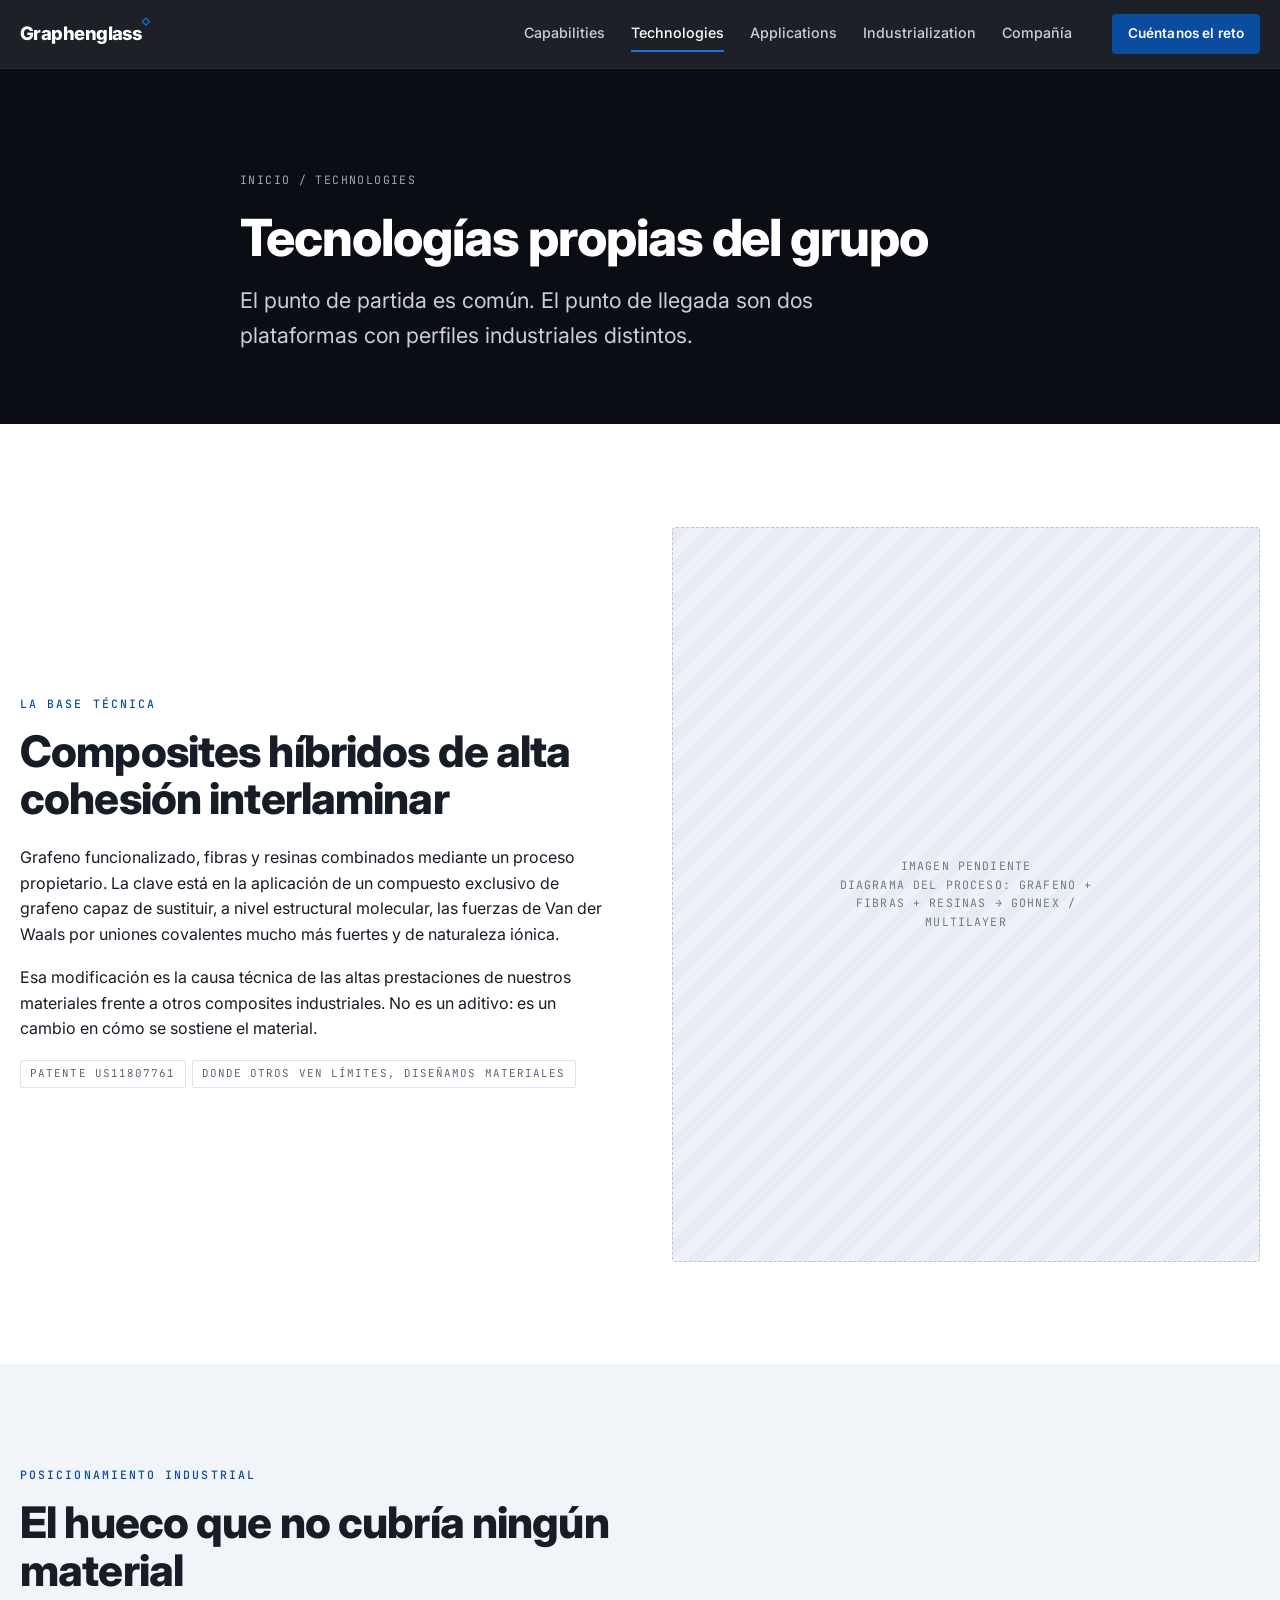
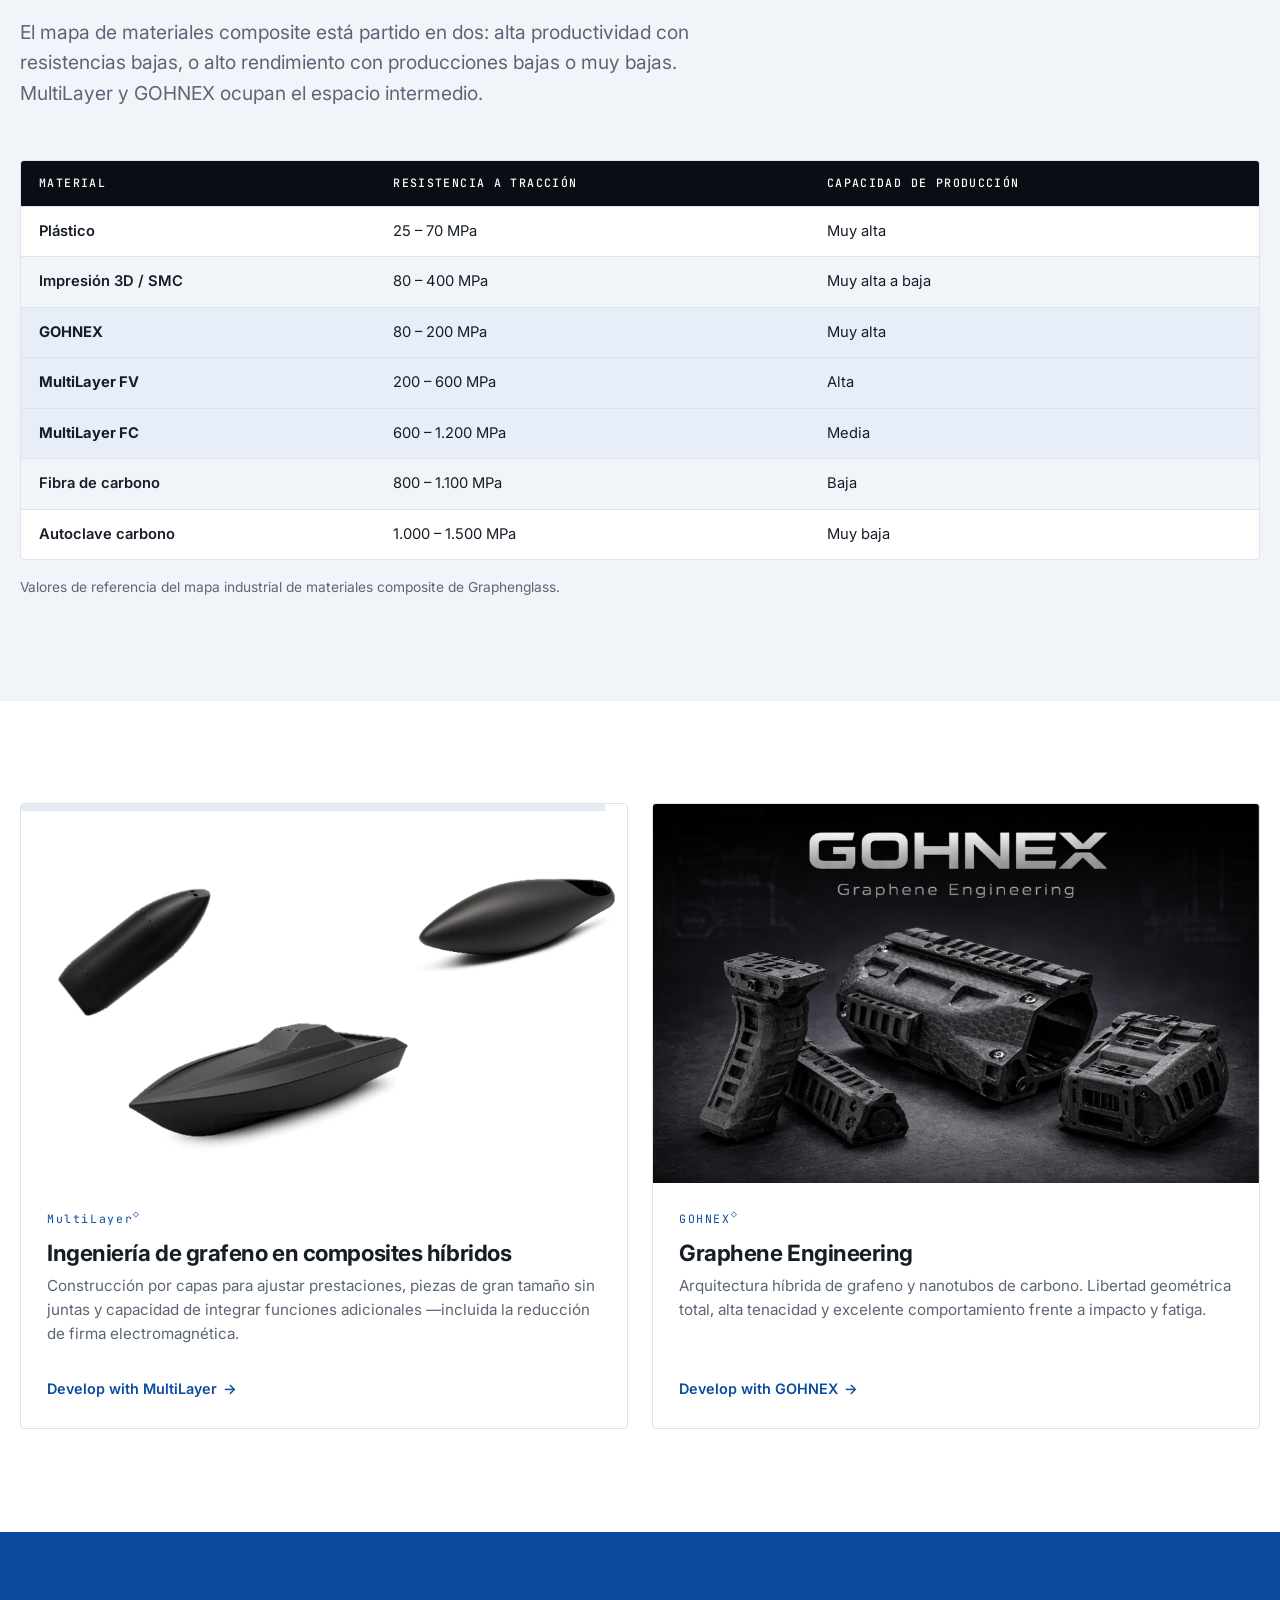
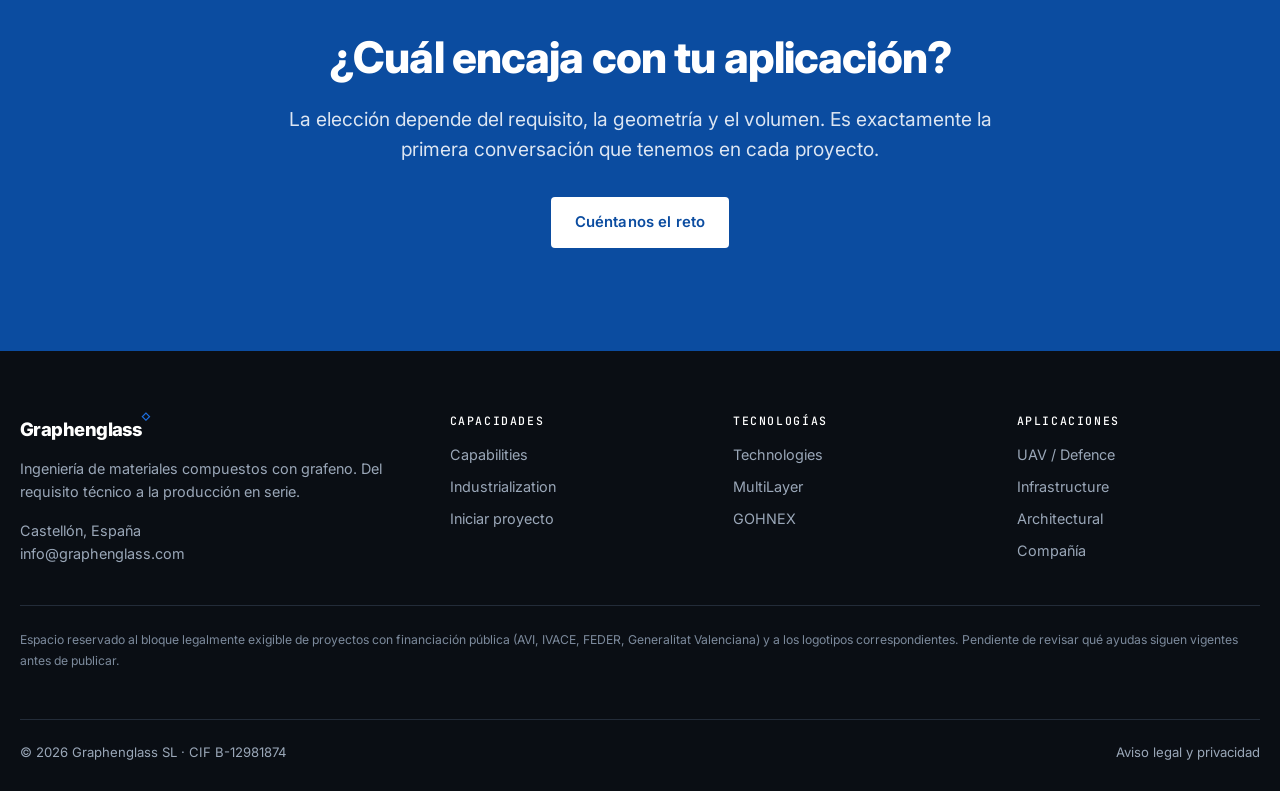
<file: site/technologies.html>
<!DOCTYPE html>
<html lang="es">
<head>
<meta charset="utf-8">
<meta name="viewport" content="width=device-width, initial-scale=1">
<title>Technologies — MultiLayer y GOHNEX | Graphenglass</title>
<meta name="description" content="MultiLayer y GOHNEX: dos plataformas composite con grafeno funcionalizado, patente US11807761. Alta productividad y alto rendimiento en el mismo material.">
<link rel="preconnect" href="https://fonts.googleapis.com">
<link rel="preconnect" href="https://fonts.gstatic.com" crossorigin>
<link href="https://fonts.googleapis.com/css2?family=Inter:wght@400;500;600;700;800&family=JetBrains+Mono:wght@400;500&display=swap" rel="stylesheet">
<link rel="icon" href="assets/img/favicon.svg" type="image/svg+xml">
<link rel="stylesheet" href="assets/css/style.css">
</head>
<body>

<header class="site-header">
  <div class="wrap site-header__inner">
    <a class="brand" href="index.html">Graphenglass<sup>◇</sup></a>
    <nav class="nav">
      <a href="capabilities.html">Capabilities</a>
      <a href="technologies.html" aria-current="page">Technologies</a>
      <a href="applications.html">Applications</a>
      <a href="industrialization.html">Industrialization</a>
      <a href="about.html">Compañía</a>
    </nav>
    <a class="btn btn--primary btn--sm header-cta" href="contact.html">Cuéntanos el reto</a>
    <button class="nav-toggle" aria-expanded="false">Menú</button>
  </div>
</header>

<main>

  <section class="hero hero--page">
    <div class="wrap hero__inner">
      <p class="breadcrumb"><a href="index.html">Inicio</a> / Technologies</p>
      <h1>Tecnologías propias del grupo</h1>
      <p class="hero__sub">El punto de partida es común. El punto de llegada son dos plataformas con perfiles industriales distintos.</p>
    </div>
  </section>

  <section class="section">
    <div class="wrap split">
      <div>
        <span class="eyebrow">La base técnica</span>
        <h2>Composites híbridos de alta cohesión interlaminar</h2>
        <p>Grafeno funcionalizado, fibras y resinas combinados mediante un proceso propietario. La clave está en la aplicación de un compuesto exclusivo de grafeno capaz de sustituir, a nivel estructural molecular, las fuerzas de Van der Waals por uniones covalentes mucho más fuertes y de naturaleza iónica.</p>
        <p>Esa modificación es la causa técnica de las altas prestaciones de nuestros materiales frente a otros composites industriales. No es un aditivo: es un cambio en cómo se sostiene el material.</p>
        <p><span class="tag">Patente US11807761</span><span class="tag">Donde otros ven límites, diseñamos materiales</span></p>
      </div>
      <div class="split__media">
        <div class="ph ph--tall"><span>Imagen pendiente<br>Diagrama del proceso: grafeno + fibras + resinas → GOHNEX / MultiLayer</span></div>
      </div>
    </div>
  </section>

  <section class="section section--mist">
    <div class="wrap">
      <div class="section__head">
        <span class="eyebrow">Posicionamiento industrial</span>
        <h2>El hueco que no cubría ningún material</h2>
        <p class="lead">El mapa de materiales composite está partido en dos: alta productividad con resistencias bajas, o alto rendimiento con producciones bajas o muy bajas. MultiLayer y GOHNEX ocupan el espacio intermedio.</p>
      </div>
      <div class="table-wrap">
        <table class="spec">
          <thead>
            <tr><th>Material</th><th>Resistencia a tracción</th><th>Capacidad de producción</th></tr>
          </thead>
          <tbody>
            <tr><td>Plástico</td><td>25 – 70 MPa</td><td>Muy alta</td></tr>
            <tr><td>Impresión 3D / SMC</td><td>80 – 400 MPa</td><td>Muy alta a baja</td></tr>
            <tr style="background:var(--blue-pale)"><td><strong>GOHNEX</strong></td><td>80 – 200 MPa</td><td>Muy alta</td></tr>
            <tr style="background:var(--blue-pale)"><td><strong>MultiLayer FV</strong></td><td>200 – 600 MPa</td><td>Alta</td></tr>
            <tr style="background:var(--blue-pale)"><td><strong>MultiLayer FC</strong></td><td>600 – 1.200 MPa</td><td>Media</td></tr>
            <tr><td>Fibra de carbono</td><td>800 – 1.100 MPa</td><td>Baja</td></tr>
            <tr><td>Autoclave carbono</td><td>1.000 – 1.500 MPa</td><td>Muy baja</td></tr>
          </tbody>
        </table>
      </div>
      <p style="margin-top:1rem;font-size:.86rem;color:var(--text-mute)">Valores de referencia del mapa industrial de materiales composite de Graphenglass.</p>
    </div>
  </section>

  <section class="section">
    <div class="wrap">
      <div class="grid grid--2">
        <a class="card card--media" href="multilayer.html">
          <img src="assets/img/multilayer-parts.jpg" alt="Piezas MultiLayer de gran formato">
          <div class="card__body">
            <span class="card__num">MultiLayer<sup>◇</sup></span>
            <h3>Ingeniería de grafeno en composites híbridos</h3>
            <p>Construcción por capas para ajustar prestaciones, piezas de gran tamaño sin juntas y capacidad de integrar funciones adicionales —incluida la reducción de firma electromagnética.</p>
            <span class="link-arrow">Develop with MultiLayer</span>
          </div>
        </a>
        <a class="card card--media" href="gohnex.html">
          <img src="assets/img/gohnex-parts.jpg" alt="Componentes GOHNEX">
          <div class="card__body">
            <span class="card__num">GOHNEX<sup>◇</sup></span>
            <h3>Graphene Engineering</h3>
            <p>Arquitectura híbrida de grafeno y nanotubos de carbono. Libertad geométrica total, alta tenacidad y excelente comportamiento frente a impacto y fatiga.</p>
            <span class="link-arrow">Develop with GOHNEX</span>
          </div>
        </a>
      </div>
    </div>
  </section>

  <section class="section cta-band">
    <div class="wrap center narrow">
      <h2>¿Cuál encaja con tu aplicación?</h2>
      <p class="lead">La elección depende del requisito, la geometría y el volumen. Es exactamente la primera conversación que tenemos en cada proyecto.</p>
      <div class="btn-row"><a class="btn btn--primary" href="contact.html">Cuéntanos el reto</a></div>
    </div>
  </section>

</main>

<footer class="site-footer">
  <div class="wrap">
    <div class="footer-grid">
      <div>
        <div class="footer-brand">Graphenglass<sup>◇</sup></div>
        <p>Ingeniería de materiales compuestos con grafeno. Del requisito técnico a la producción en serie.</p>
        <p>Castellón, España<br><a href="mailto:info@graphenglass.com">info@graphenglass.com</a></p>
      </div>
      <div>
        <h4>Capacidades</h4>
        <ul>
          <li><a href="capabilities.html">Capabilities</a></li>
          <li><a href="industrialization.html">Industrialization</a></li>
          <li><a href="contact.html">Iniciar proyecto</a></li>
        </ul>
      </div>
      <div>
        <h4>Tecnologías</h4>
        <ul>
          <li><a href="technologies.html">Technologies</a></li>
          <li><a href="multilayer.html">MultiLayer</a></li>
          <li><a href="gohnex.html">GOHNEX</a></li>
        </ul>
      </div>
      <div>
        <h4>Aplicaciones</h4>
        <ul>
          <li><a href="uav-defence.html">UAV / Defence</a></li>
          <li><a href="infrastructure.html">Infrastructure</a></li>
          <li><a href="architectural.html">Architectural</a></li>
          <li><a href="about.html">Compañía</a></li>
        </ul>
      </div>
    </div>
    <div class="funding">
      Espacio reservado al bloque legalmente exigible de proyectos con financiación pública (AVI, IVACE, FEDER, Generalitat Valenciana) y a los logotipos correspondientes. Pendiente de revisar qué ayudas siguen vigentes antes de publicar.
    </div>
    <div class="footer-bottom">
      <span>© <span id="y">2026</span> Graphenglass SL · CIF B-12981874</span>
      <span><a href="legal.html">Aviso legal y privacidad</a></span>
    </div>
  </div>
</footer>

<script src="assets/js/main.js"></script>
<script>document.getElementById('y').textContent = new Date().getFullYear();</script>
</body>
</html>
</file>
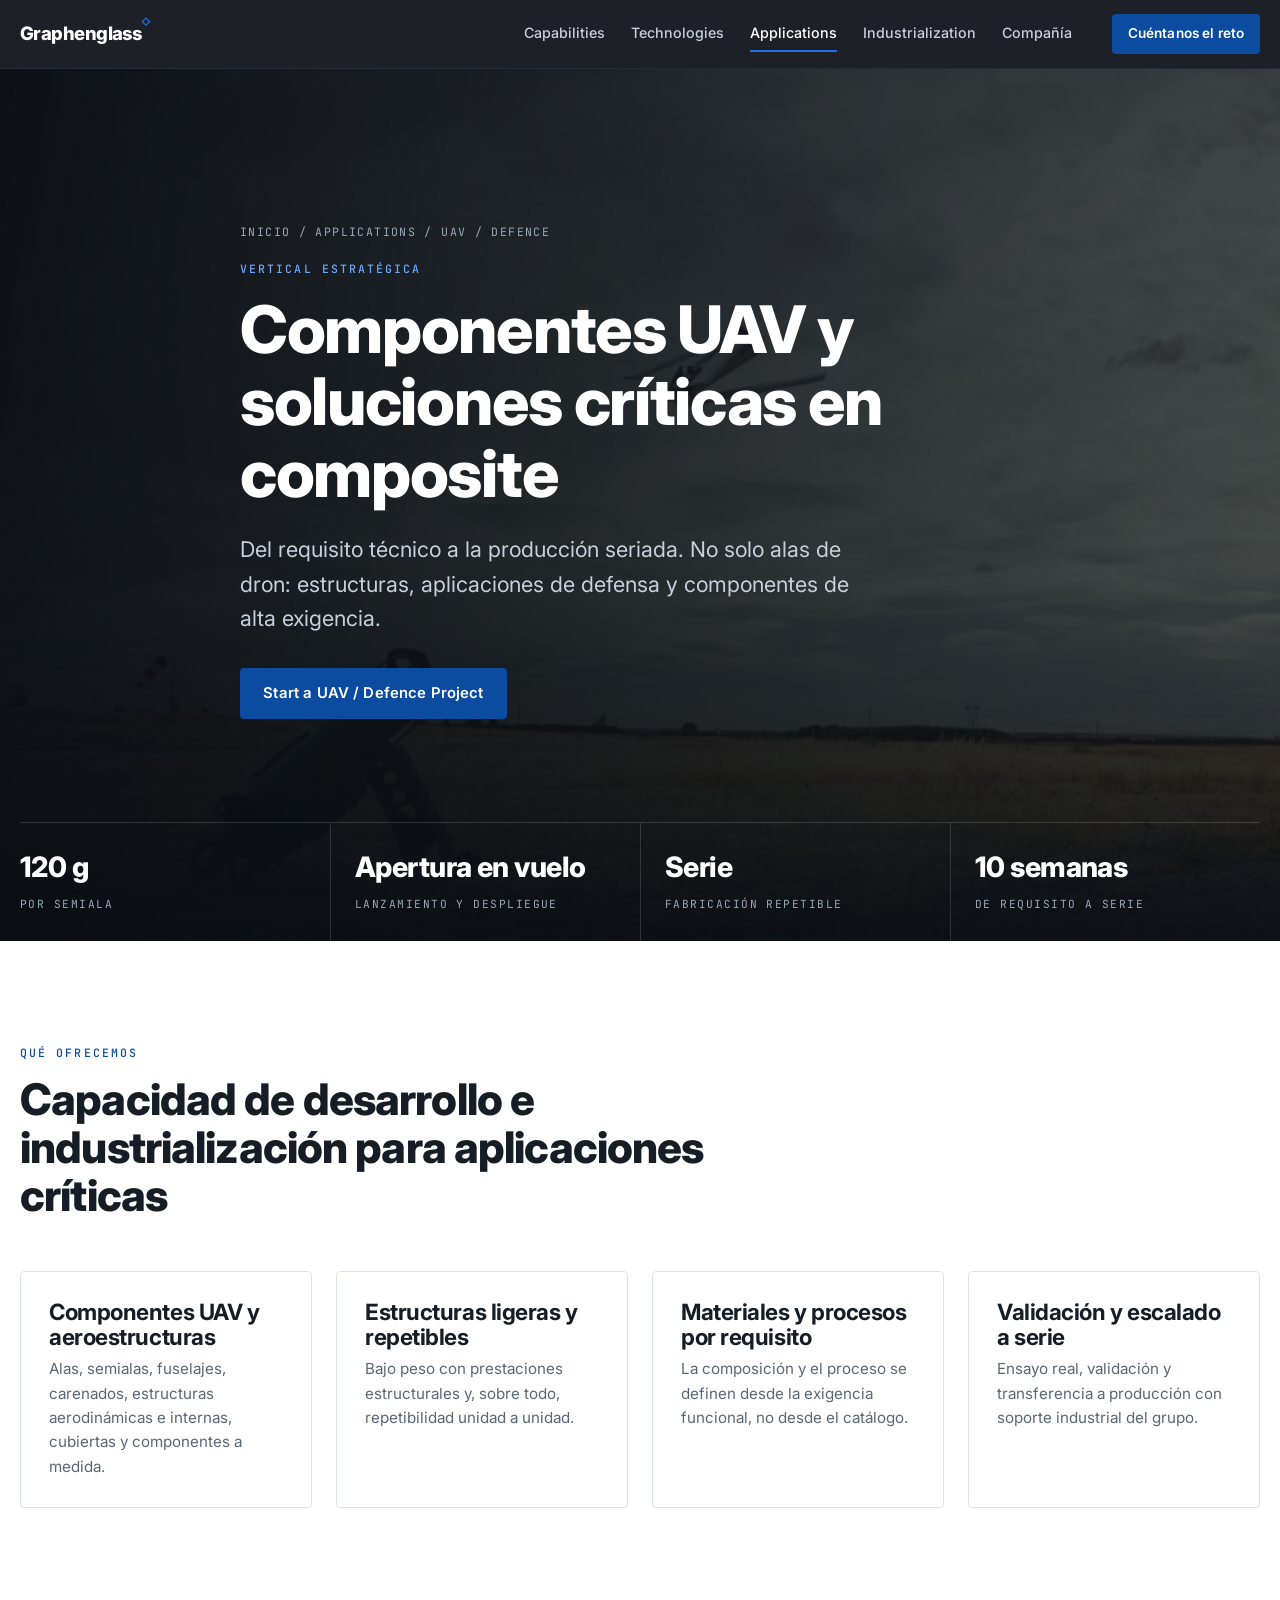
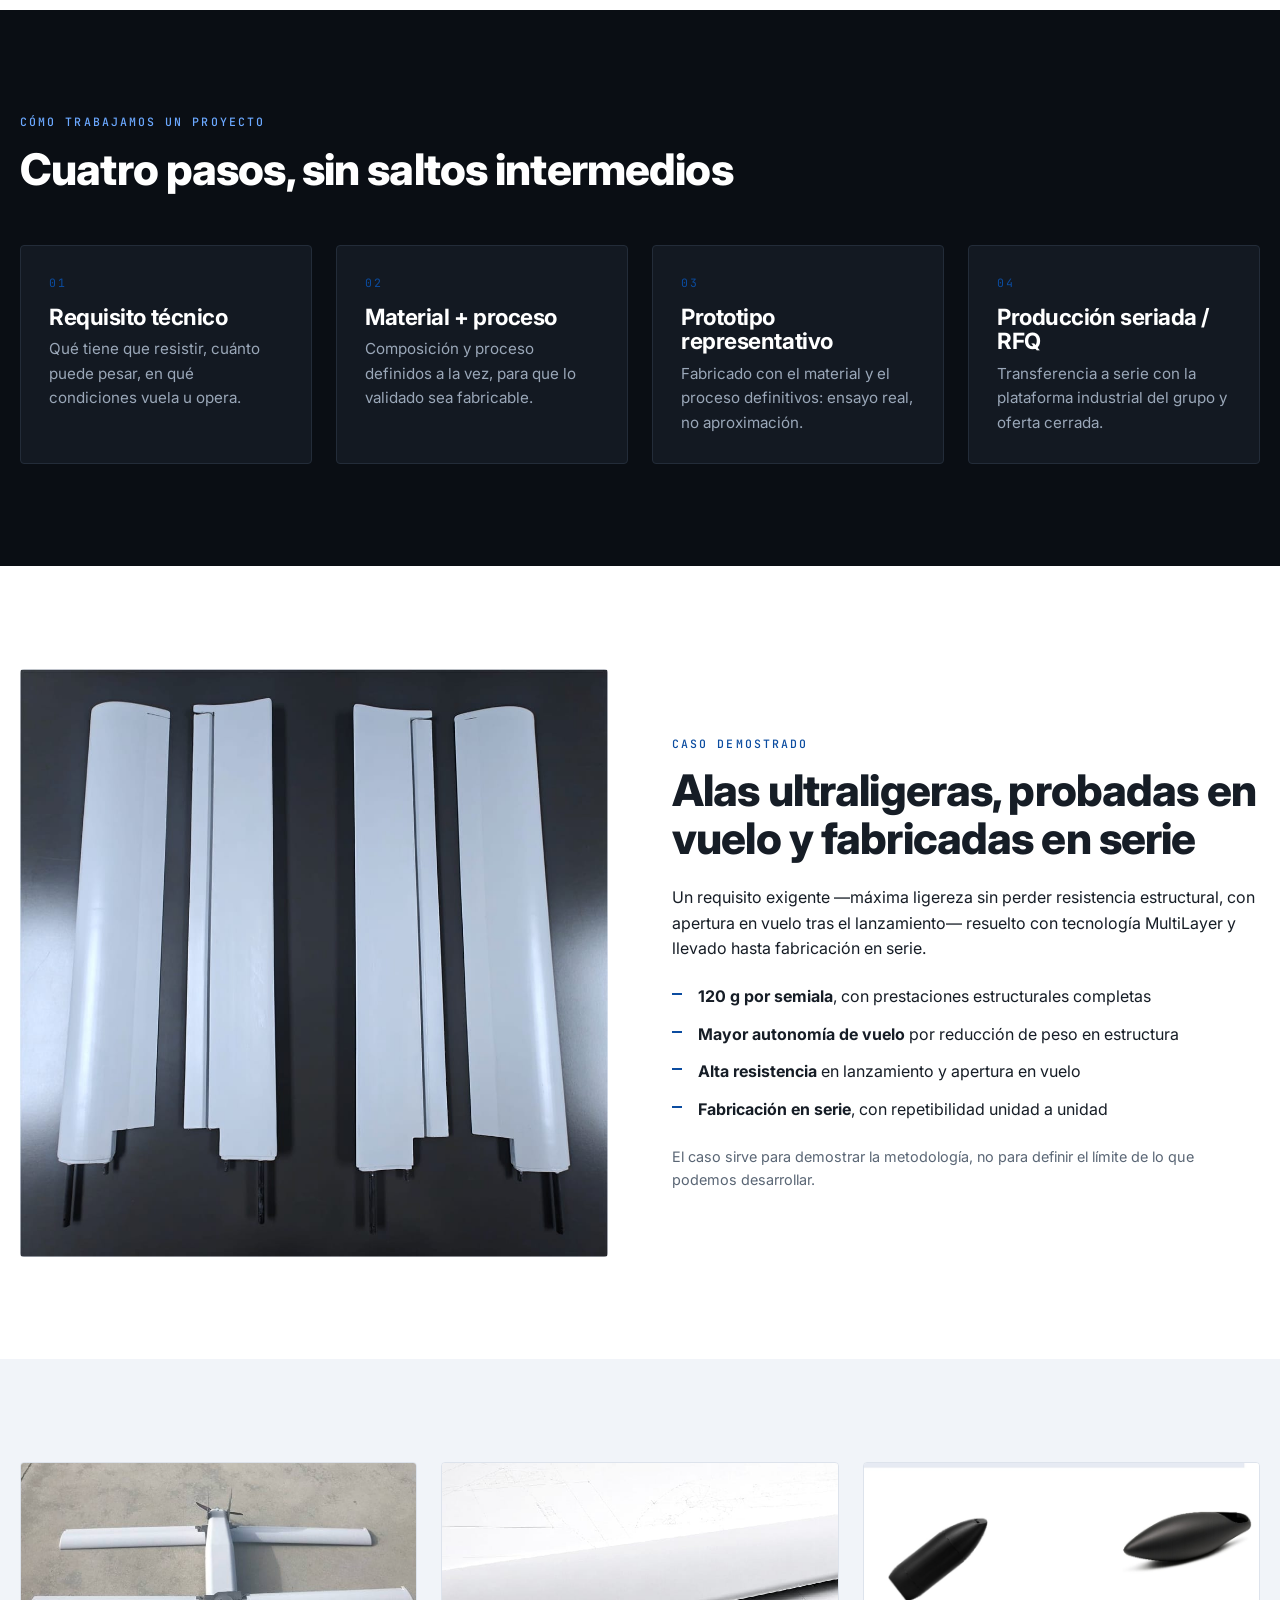
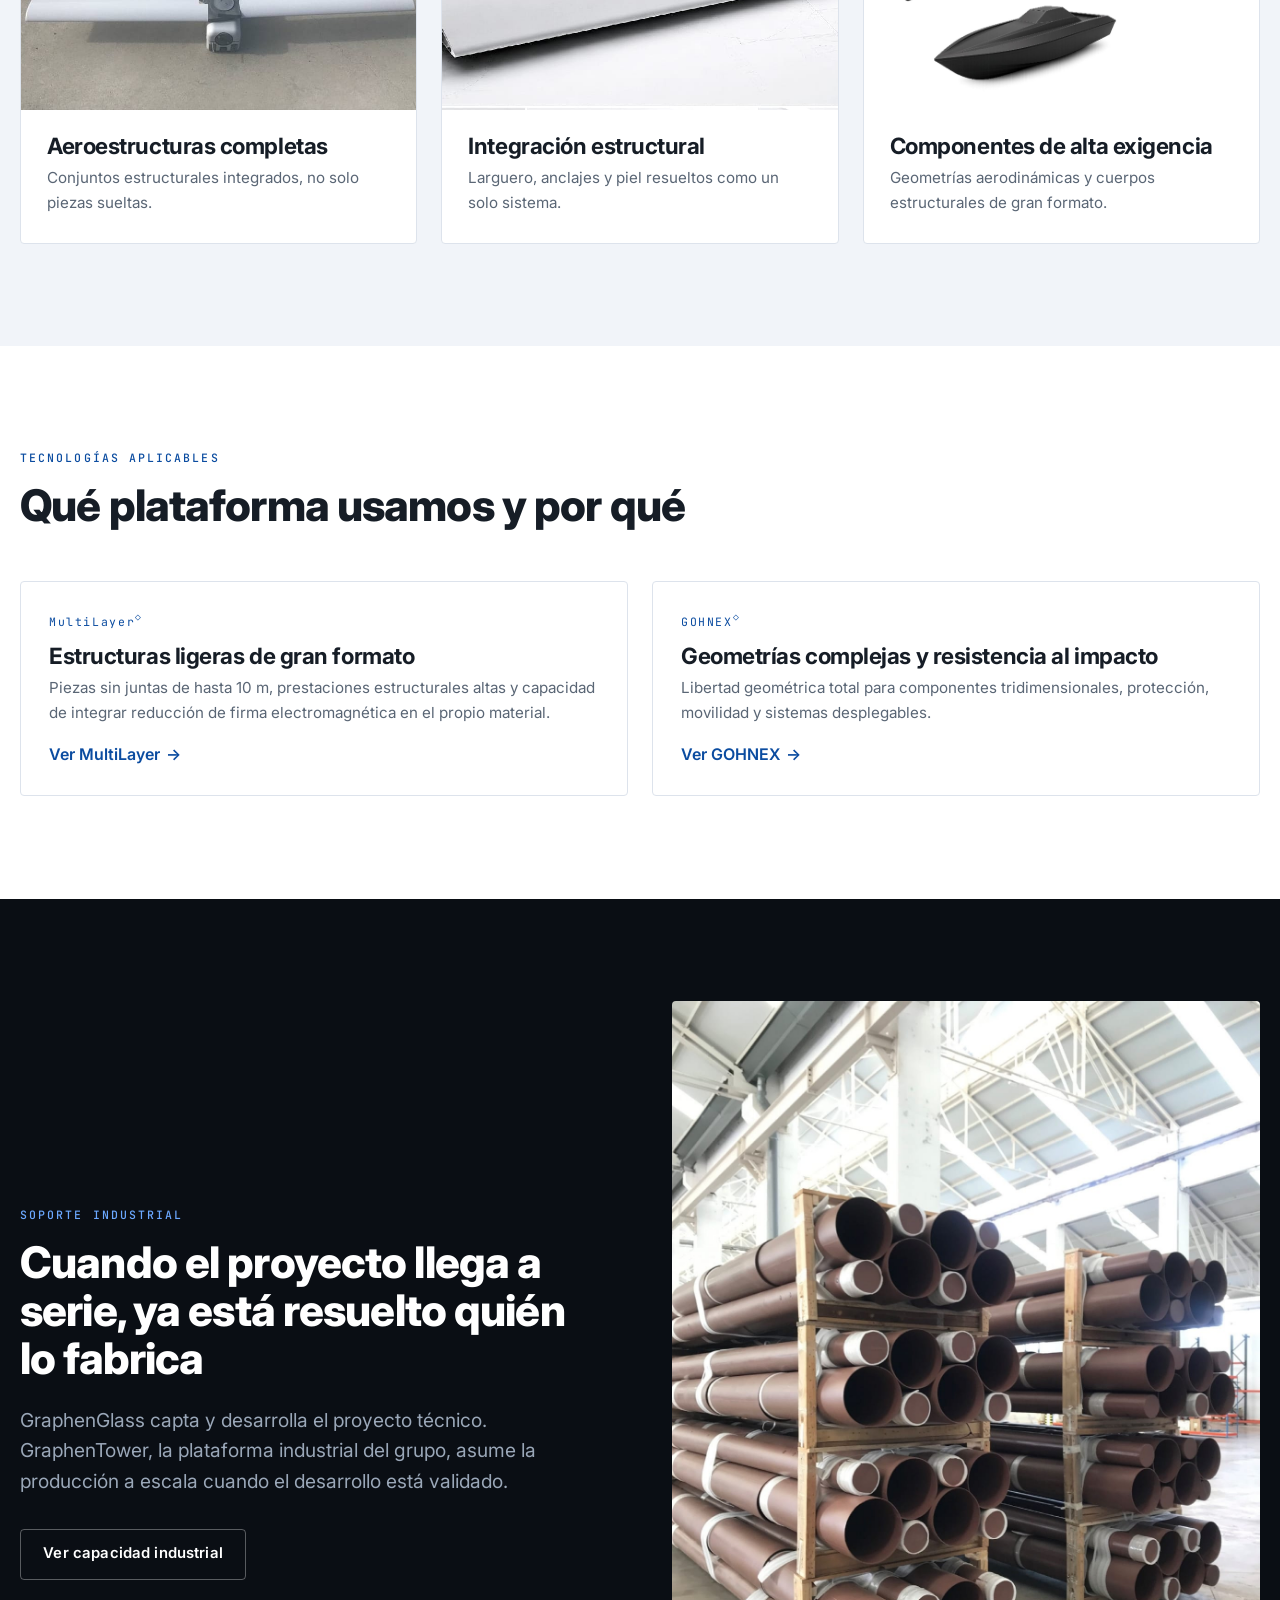
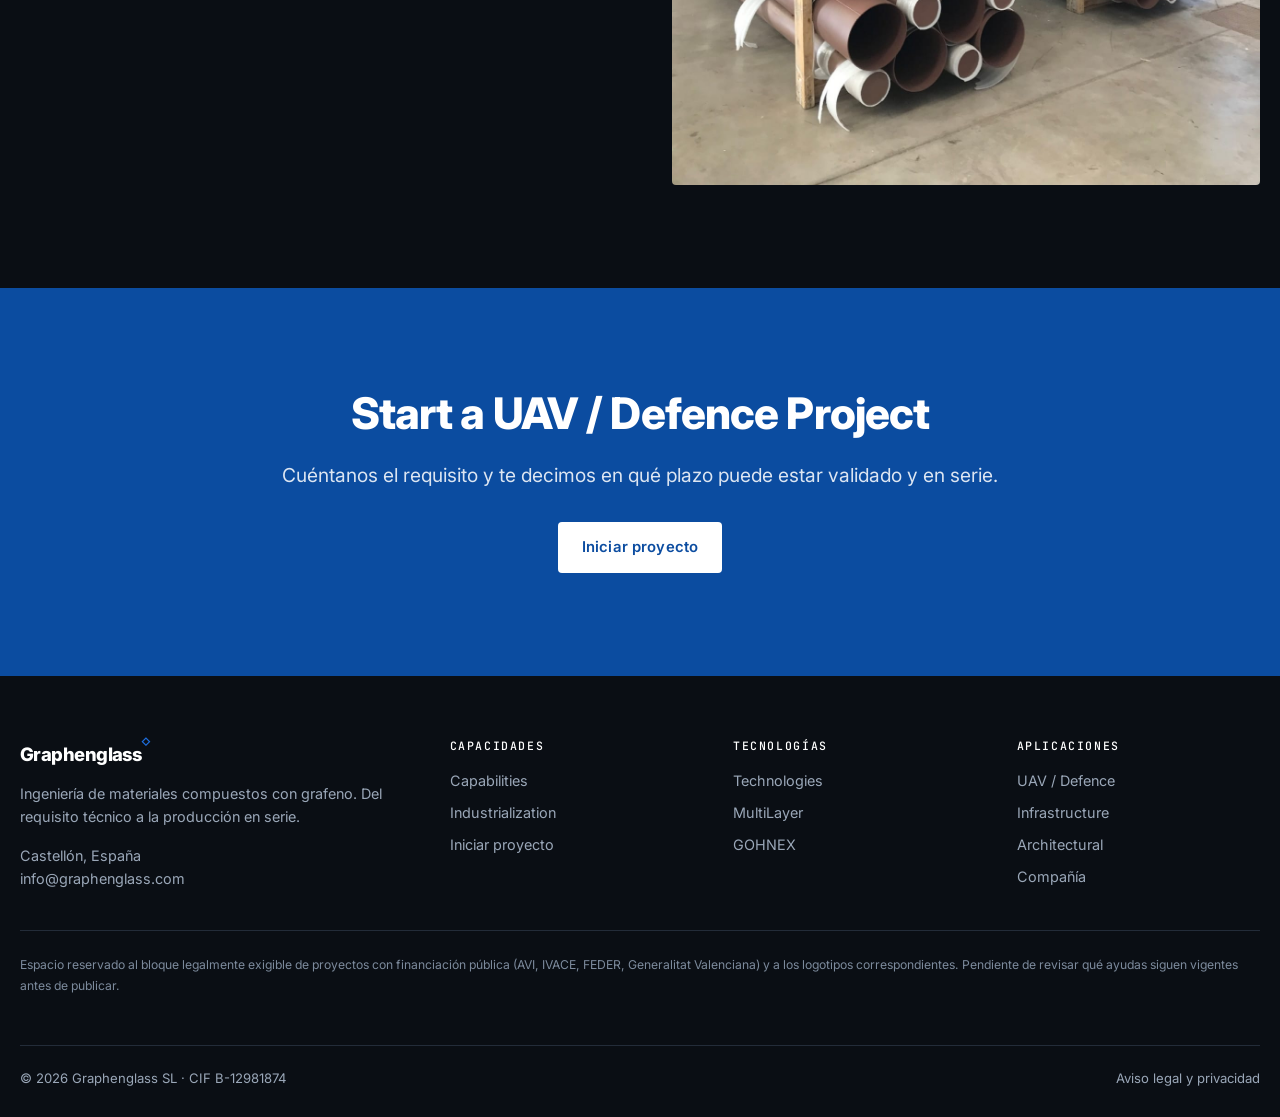
<file: site/uav-defence.html>
<!DOCTYPE html>
<html lang="es">
<head>
<meta charset="utf-8">
<meta name="viewport" content="width=device-width, initial-scale=1">
<title>UAV / Defence — Graphenglass</title>
<meta name="description" content="Componentes UAV, aeroestructuras y soluciones críticas en composite. Del requisito técnico a la producción seriada. Caso demostrado: semialas de 120 g con apertura en vuelo.">
<link rel="preconnect" href="https://fonts.googleapis.com">
<link rel="preconnect" href="https://fonts.gstatic.com" crossorigin>
<link href="https://fonts.googleapis.com/css2?family=Inter:wght@400;500;600;700;800&family=JetBrains+Mono:wght@400;500&display=swap" rel="stylesheet">
<link rel="icon" href="assets/img/favicon.svg" type="image/svg+xml">
<link rel="stylesheet" href="assets/css/style.css">
</head>
<body>

<header class="site-header">
  <div class="wrap site-header__inner">
    <a class="brand" href="index.html">Graphenglass<sup>◇</sup></a>
    <nav class="nav">
      <a href="capabilities.html">Capabilities</a>
      <a href="technologies.html">Technologies</a>
      <a href="applications.html" aria-current="page">Applications</a>
      <a href="industrialization.html">Industrialization</a>
      <a href="about.html">Compañía</a>
    </nav>
    <a class="btn btn--primary btn--sm header-cta" href="contact.html">Cuéntanos el reto</a>
    <button class="nav-toggle" aria-expanded="false">Menú</button>
  </div>
</header>

<main>

  <section class="hero">
    <div class="hero__media"><img src="assets/img/uav-launch.jpg" alt="UAV con estructuras composite en lanzamiento"></div>
    <div class="wrap hero__inner">
      <p class="breadcrumb"><a href="index.html">Inicio</a> / <a href="applications.html">Applications</a> / UAV / Defence</p>
      <span class="eyebrow eyebrow--inv">Vertical estratégica</span>
      <h1>Componentes UAV y soluciones críticas en composite</h1>
      <p class="hero__sub">Del requisito técnico a la producción seriada. No solo alas de dron: estructuras, aplicaciones de defensa y componentes de alta exigencia.</p>
      <div class="btn-row">
        <a class="btn btn--primary" href="contact.html">Start a UAV / Defence Project</a>
      </div>
    </div>
    <div class="wrap hero__stats">
      <div><b>120 g</b><span>Por semiala</span></div>
      <div><b>Apertura en vuelo</b><span>Lanzamiento y despliegue</span></div>
      <div><b>Serie</b><span>Fabricación repetible</span></div>
      <div><b>10 semanas</b><span>De requisito a serie</span></div>
    </div>
  </section>

  <section class="section">
    <div class="wrap">
      <div class="section__head">
        <span class="eyebrow">Qué ofrecemos</span>
        <h2>Capacidad de desarrollo e industrialización para aplicaciones críticas</h2>
      </div>
      <div class="grid grid--4">
        <div class="card"><h3>Componentes UAV y aeroestructuras</h3><p>Alas, semialas, fuselajes, carenados, estructuras aerodinámicas e internas, cubiertas y componentes a medida.</p></div>
        <div class="card"><h3>Estructuras ligeras y repetibles</h3><p>Bajo peso con prestaciones estructurales y, sobre todo, repetibilidad unidad a unidad.</p></div>
        <div class="card"><h3>Materiales y procesos por requisito</h3><p>La composición y el proceso se definen desde la exigencia funcional, no desde el catálogo.</p></div>
        <div class="card"><h3>Validación y escalado a serie</h3><p>Ensayo real, validación y transferencia a producción con soporte industrial del grupo.</p></div>
      </div>
    </div>
  </section>

  <section class="section section--dark on-dark">
    <div class="wrap">
      <div class="section__head">
        <span class="eyebrow eyebrow--inv">Cómo trabajamos un proyecto</span>
        <h2>Cuatro pasos, sin saltos intermedios</h2>
      </div>
      <div class="grid grid--4">
        <div class="card card--dark"><span class="card__num">01</span><h3>Requisito técnico</h3><p>Qué tiene que resistir, cuánto puede pesar, en qué condiciones vuela u opera.</p></div>
        <div class="card card--dark"><span class="card__num">02</span><h3>Material + proceso</h3><p>Composición y proceso definidos a la vez, para que lo validado sea fabricable.</p></div>
        <div class="card card--dark"><span class="card__num">03</span><h3>Prototipo representativo</h3><p>Fabricado con el material y el proceso definitivos: ensayo real, no aproximación.</p></div>
        <div class="card card--dark"><span class="card__num">04</span><h3>Producción seriada / RFQ</h3><p>Transferencia a serie con la plataforma industrial del grupo y oferta cerrada.</p></div>
      </div>
    </div>
  </section>

  <section class="section">
    <div class="wrap">
      <div class="split">
        <div class="split__media"><img src="assets/img/uav-semiwings.jpg" alt="Semialas composite ultraligeras"></div>
        <div>
          <span class="eyebrow">Caso demostrado</span>
          <h2>Alas ultraligeras, probadas en vuelo y fabricadas en serie</h2>
          <p>Un requisito exigente —máxima ligereza sin perder resistencia estructural, con apertura en vuelo tras el lanzamiento— resuelto con tecnología MultiLayer y llevado hasta fabricación en serie.</p>
          <ul class="checklist" style="margin:1.4rem 0">
            <li><strong>120 g por semiala</strong>, con prestaciones estructurales completas</li>
            <li><strong>Mayor autonomía de vuelo</strong> por reducción de peso en estructura</li>
            <li><strong>Alta resistencia</strong> en lanzamiento y apertura en vuelo</li>
            <li><strong>Fabricación en serie</strong>, con repetibilidad unidad a unidad</li>
          </ul>
          <p style="font-size:.9rem;color:var(--text-mute)">El caso sirve para demostrar la metodología, no para definir el límite de lo que podemos desarrollar.</p>
        </div>
      </div>
    </div>
  </section>

  <section class="section section--mist">
    <div class="wrap">
      <div class="grid grid--3">
        <div class="card card--media" style="background:var(--paper)">
          <img src="assets/img/uav-airframe.jpg" alt="Aeroestructura UAV completa">
          <div class="card__body"><h3>Aeroestructuras completas</h3><p>Conjuntos estructurales integrados, no solo piezas sueltas.</p></div>
        </div>
        <div class="card card--media" style="background:var(--paper)">
          <img src="assets/img/multilayer-wing.jpg" alt="Semiala con larguero de carbono">
          <div class="card__body"><h3>Integración estructural</h3><p>Larguero, anclajes y piel resueltos como un solo sistema.</p></div>
        </div>
        <div class="card card--media" style="background:var(--paper)">
          <img src="assets/img/multilayer-parts.jpg" alt="Componentes composite de geometría avanzada">
          <div class="card__body"><h3>Componentes de alta exigencia</h3><p>Geometrías aerodinámicas y cuerpos estructurales de gran formato.</p></div>
        </div>
      </div>
    </div>
  </section>

  <section class="section">
    <div class="wrap">
      <div class="section__head">
        <span class="eyebrow">Tecnologías aplicables</span>
        <h2>Qué plataforma usamos y por qué</h2>
      </div>
      <div class="grid grid--2">
        <a class="card" href="multilayer.html">
          <span class="card__num">MultiLayer<sup>◇</sup></span>
          <h3>Estructuras ligeras de gran formato</h3>
          <p>Piezas sin juntas de hasta 10 m, prestaciones estructurales altas y capacidad de integrar reducción de firma electromagnética en el propio material.</p>
          <span class="link-arrow">Ver MultiLayer</span>
        </a>
        <a class="card" href="gohnex.html">
          <span class="card__num">GOHNEX<sup>◇</sup></span>
          <h3>Geometrías complejas y resistencia al impacto</h3>
          <p>Libertad geométrica total para componentes tridimensionales, protección, movilidad y sistemas desplegables.</p>
          <span class="link-arrow">Ver GOHNEX</span>
        </a>
      </div>
    </div>
  </section>

  <section class="section section--dark on-dark">
    <div class="wrap split split--reverse">
      <div class="split__media"><img src="assets/img/plant-composite-tubes.jpg" alt="Planta industrial del grupo"></div>
      <div>
        <span class="eyebrow eyebrow--inv">Soporte industrial</span>
        <h2>Cuando el proyecto llega a serie, ya está resuelto quién lo fabrica</h2>
        <p class="lead">GraphenGlass capta y desarrolla el proyecto técnico. GraphenTower, la plataforma industrial del grupo, asume la producción a escala cuando el desarrollo está validado.</p>
        <div class="btn-row"><a class="btn btn--ghost" href="industrialization.html">Ver capacidad industrial</a></div>
      </div>
    </div>
  </section>

  <section class="section cta-band">
    <div class="wrap center narrow">
      <h2>Start a UAV / Defence Project</h2>
      <p class="lead">Cuéntanos el requisito y te decimos en qué plazo puede estar validado y en serie.</p>
      <div class="btn-row"><a class="btn btn--primary" href="contact.html">Iniciar proyecto</a></div>
    </div>
  </section>

</main>

<footer class="site-footer">
  <div class="wrap">
    <div class="footer-grid">
      <div>
        <div class="footer-brand">Graphenglass<sup>◇</sup></div>
        <p>Ingeniería de materiales compuestos con grafeno. Del requisito técnico a la producción en serie.</p>
        <p>Castellón, España<br><a href="mailto:info@graphenglass.com">info@graphenglass.com</a></p>
      </div>
      <div>
        <h4>Capacidades</h4>
        <ul>
          <li><a href="capabilities.html">Capabilities</a></li>
          <li><a href="industrialization.html">Industrialization</a></li>
          <li><a href="contact.html">Iniciar proyecto</a></li>
        </ul>
      </div>
      <div>
        <h4>Tecnologías</h4>
        <ul>
          <li><a href="technologies.html">Technologies</a></li>
          <li><a href="multilayer.html">MultiLayer</a></li>
          <li><a href="gohnex.html">GOHNEX</a></li>
        </ul>
      </div>
      <div>
        <h4>Aplicaciones</h4>
        <ul>
          <li><a href="uav-defence.html">UAV / Defence</a></li>
          <li><a href="infrastructure.html">Infrastructure</a></li>
          <li><a href="architectural.html">Architectural</a></li>
          <li><a href="about.html">Compañía</a></li>
        </ul>
      </div>
    </div>
    <div class="funding">
      Espacio reservado al bloque legalmente exigible de proyectos con financiación pública (AVI, IVACE, FEDER, Generalitat Valenciana) y a los logotipos correspondientes. Pendiente de revisar qué ayudas siguen vigentes antes de publicar.
    </div>
    <div class="footer-bottom">
      <span>© <span id="y">2026</span> Graphenglass SL · CIF B-12981874</span>
      <span><a href="legal.html">Aviso legal y privacidad</a></span>
    </div>
  </div>
</footer>

<script src="assets/js/main.js"></script>
<script>document.getElementById('y').textContent = new Date().getFullYear();</script>
</body>
</html>
</file>
<file: site/assets/css/style.css>
/* ==========================================================================
   Graphenglass — sistema de diseño
   Estética técnica / industrial: fondo oscuro para bloques de impacto,
   fondo claro para contenido técnico, tablas de especificación en primer plano.
   ========================================================================== */

:root {
  --ink:        #0A0E14;
  --ink-soft:   #131922;
  --ink-line:   #232C39;
  --blue:       #0B4CA0;
  --blue-bright:#1E6FE0;
  --blue-pale:  #E8EEF8;
  --mist:       #F1F4F9;
  --paper:      #FFFFFF;
  --text:       #161D26;
  --text-mute:  #5A6675;
  --text-inv:   #FFFFFF;
  --text-inv-mute: #9AA7B8;
  --line:       #DDE3EC;

  --wrap: 1240px;
  --gap: 24px;

  --f-sans: "Inter", -apple-system, BlinkMacSystemFont, "Segoe UI", Roboto, Helvetica, Arial, sans-serif;
  --f-mono: "JetBrains Mono", ui-monospace, SFMono-Regular, Menlo, Consolas, monospace;

  --r: 4px;
  --shadow: 0 1px 2px rgba(10,14,20,.05), 0 8px 24px rgba(10,14,20,.06);
  --shadow-lg: 0 2px 4px rgba(10,14,20,.06), 0 20px 48px rgba(10,14,20,.12);
}

*, *::before, *::after { box-sizing: border-box; }

html { scroll-behavior: smooth; }

body {
  margin: 0;
  font-family: var(--f-sans);
  font-size: 16px;
  line-height: 1.6;
  color: var(--text);
  background: var(--paper);
  -webkit-font-smoothing: antialiased;
}

img { max-width: 100%; display: block; }
a { color: inherit; text-decoration: none; }

h1, h2, h3, h4 {
  margin: 0 0 .5em;
  line-height: 1.1;
  letter-spacing: -.02em;
  font-weight: 800;
}
h1 { font-size: clamp(2.4rem, 5.2vw, 4.1rem); }
h2 { font-size: clamp(1.9rem, 3.4vw, 2.9rem); }
h3 { font-size: clamp(1.15rem, 1.8vw, 1.4rem); font-weight: 700; }
p  { margin: 0 0 1.1em; }
p:last-child { margin-bottom: 0; }

.wrap { width: min(100% - 40px, var(--wrap)); margin-inline: auto; }
.narrow { max-width: 760px; }

/* ---------- utilidades ---------- */
.eyebrow {
  font-family: var(--f-mono);
  font-size: .72rem;
  letter-spacing: .18em;
  text-transform: uppercase;
  color: var(--blue);
  margin-bottom: .9rem;
  display: block;
  font-weight: 500;
}
.on-dark .eyebrow, .eyebrow--inv { color: #6BA8FF; }
.lead { font-size: clamp(1.05rem, 1.5vw, 1.22rem); color: var(--text-mute); }
.on-dark .lead { color: var(--text-inv-mute); }
.center { text-align: center; }
.center .eyebrow { margin-inline: auto; }

/* ---------- botones ---------- */
.btn {
  display: inline-flex;
  align-items: center;
  gap: .55em;
  padding: .85em 1.5em;
  font-size: .93rem;
  font-weight: 600;
  letter-spacing: .01em;
  border-radius: var(--r);
  border: 1px solid transparent;
  cursor: pointer;
  transition: background .18s ease, color .18s ease, border-color .18s ease, transform .18s ease;
}
.btn:hover { transform: translateY(-1px); }
.btn--primary { background: var(--blue); color: #fff; }
.btn--primary:hover { background: var(--blue-bright); }
.btn--ghost { border-color: var(--line); color: var(--text); background: transparent; }
.btn--ghost:hover { border-color: var(--blue); color: var(--blue); }
.on-dark .btn--ghost, .hero .btn--ghost { border-color: rgba(255,255,255,.32); color: #fff; }
.on-dark .btn--ghost:hover, .hero .btn--ghost:hover { border-color: #fff; background: rgba(255,255,255,.08); }
.btn--sm { padding: .6em 1.1em; font-size: .85rem; }
.btn-row { display: flex; flex-wrap: wrap; gap: 12px; margin-top: 2rem; }
.center .btn-row { justify-content: center; }

.link-arrow {
  font-weight: 600;
  color: var(--blue);
  display: inline-flex;
  align-items: center;
  gap: .4em;
}
.link-arrow::after { content: "→"; transition: transform .18s ease; }
.link-arrow:hover::after { transform: translateX(3px); }

/* ---------- cabecera ---------- */
.site-header {
  position: sticky;
  top: 0;
  z-index: 60;
  background: rgba(10,14,20,.92);
  backdrop-filter: blur(10px);
  border-bottom: 1px solid var(--ink-line);
}
.site-header__inner {
  display: flex;
  align-items: center;
  gap: 32px;
  height: 68px;
}
.brand {
  font-weight: 800;
  font-size: 1.16rem;
  letter-spacing: -.03em;
  color: #fff;
  white-space: nowrap;
}
.brand sup { font-size: .5em; top: -.9em; position: relative; color: var(--blue-bright); }
.nav { display: flex; gap: 26px; margin-left: auto; }
.nav a {
  font-size: .89rem;
  font-weight: 500;
  color: #C7D0DC;
  padding: 6px 0;
  border-bottom: 2px solid transparent;
  transition: color .16s ease, border-color .16s ease;
}
.nav a:hover, .nav a[aria-current="page"] { color: #fff; border-color: var(--blue-bright); }
.header-cta { margin-left: 8px; }
.nav-toggle {
  display: none;
  margin-left: auto;
  background: none;
  border: 1px solid var(--ink-line);
  border-radius: var(--r);
  color: #fff;
  padding: 8px 12px;
  font-size: .85rem;
  cursor: pointer;
}

@media (max-width: 1040px) {
  .nav-toggle { display: block; }
  .nav, .header-cta { display: none; }
  .site-header.open .nav {
    display: flex;
    position: absolute;
    inset: 68px 0 auto;
    flex-direction: column;
    gap: 0;
    background: var(--ink);
    border-bottom: 1px solid var(--ink-line);
    padding: 8px 20px 20px;
  }
  .site-header.open .nav a { padding: 13px 0; border-bottom: 1px solid var(--ink-line); }
  .site-header.open .header-cta { display: inline-flex; position: absolute; right: 20px; top: 88px; z-index: 2; }
}

/* ---------- secciones ---------- */
.section { padding: clamp(64px, 8vw, 108px) 0; }
.section--tight { padding: clamp(48px, 5vw, 72px) 0; }
.section--mist { background: var(--mist); }
.section--pale { background: var(--blue-pale); }
.section--dark { background: var(--ink); color: var(--text-inv); }
.section--dark h1, .section--dark h2, .section--dark h3 { color: #fff; }
.section__head { max-width: 720px; margin-bottom: clamp(36px, 4vw, 56px); }
.center.section__head { margin-inline: auto; }

/* ---------- hero ---------- */
.hero {
  position: relative;
  background: var(--ink);
  color: #fff;
  overflow: hidden;
}
.hero__media {
  position: absolute;
  inset: 0;
}
.hero__media img { width: 100%; height: 100%; object-fit: cover; opacity: .42; }
.hero__media::after {
  content: "";
  position: absolute;
  inset: 0;
  background:
    linear-gradient(100deg, rgba(10,14,20,.96) 0%, rgba(10,14,20,.75) 45%, rgba(10,14,20,.35) 100%),
    linear-gradient(to top, rgba(10,14,20,.9), transparent 40%);
}
.hero__inner {
  position: relative;
  z-index: 2;
  padding: clamp(88px, 12vw, 168px) 0 clamp(64px, 8vw, 112px);
  max-width: 800px;
}
.hero h1 { color: #fff; margin-bottom: .35em; }
.hero__sub { font-size: clamp(1.05rem, 1.7vw, 1.35rem); color: #C7D0DC; max-width: 620px; }
.hero--page .hero__inner { padding: clamp(64px, 8vw, 104px) 0 clamp(48px, 6vw, 72px); }
.hero--page h1 { font-size: clamp(2rem, 4vw, 3.2rem); }

/* barra de datos bajo el hero */
.hero__stats {
  position: relative;
  z-index: 2;
  border-top: 1px solid rgba(255,255,255,.14);
  display: grid;
  grid-template-columns: repeat(4, 1fr);
}
.hero__stats div { padding: 22px 0 26px; }
.hero__stats div + div { border-left: 1px solid rgba(255,255,255,.14); padding-left: 24px; }
.hero__stats b { display: block; font-size: clamp(1.3rem, 2.2vw, 1.85rem); font-weight: 800; letter-spacing: -.02em; }
.hero__stats span { font-family: var(--f-mono); font-size: .7rem; letter-spacing: .13em; text-transform: uppercase; color: var(--text-inv-mute); }
@media (max-width: 780px) {
  .hero__stats { grid-template-columns: repeat(2, 1fr); }
  .hero__stats div:nth-child(odd) { border-left: 0; padding-left: 0; }
  .hero__stats div:nth-child(n+3) { border-top: 1px solid rgba(255,255,255,.14); }
}

/* ---------- rejillas y tarjetas ---------- */
.grid { display: grid; gap: var(--gap); }
.grid--2 { grid-template-columns: repeat(2, 1fr); }
.grid--3 { grid-template-columns: repeat(3, 1fr); }
.grid--4 { grid-template-columns: repeat(4, 1fr); }
@media (max-width: 980px) { .grid--3, .grid--4 { grid-template-columns: repeat(2, 1fr); } }
@media (max-width: 680px)  { .grid--2, .grid--3, .grid--4 { grid-template-columns: 1fr; } }

.card {
  background: var(--paper);
  border: 1px solid var(--line);
  border-radius: var(--r);
  padding: 28px;
  transition: border-color .18s ease, box-shadow .18s ease, transform .18s ease;
}
a.card:hover { border-color: var(--blue); box-shadow: var(--shadow); transform: translateY(-2px); }
.card h3 { margin-bottom: .5rem; }
.card p { color: var(--text-mute); font-size: .95rem; }
.card__num {
  font-family: var(--f-mono);
  font-size: .72rem;
  color: var(--blue);
  letter-spacing: .14em;
  display: block;
  margin-bottom: .8rem;
}
.card--dark { background: var(--ink-soft); border-color: var(--ink-line); color: #fff; }
.card--dark h3 { color: #fff; }
.card--dark p { color: var(--text-inv-mute); }
a.card--dark:hover { border-color: var(--blue-bright); }

/* tarjeta con imagen */
.card--media { padding: 0; overflow: hidden; display: flex; flex-direction: column; }
.card--media img { aspect-ratio: 16/10; object-fit: cover; width: 100%; background: var(--mist); }
.card--media .card__body { padding: 24px 26px 28px; flex: 1; display: flex; flex-direction: column; }
.card--media .link-arrow { margin-top: auto; padding-top: 14px; font-size: .9rem; }

/* ---------- bloque split imagen + texto ---------- */
.split { display: grid; grid-template-columns: 1fr 1fr; gap: clamp(32px, 5vw, 72px); align-items: center; }
.split--reverse .split__media { order: 2; }
@media (max-width: 860px) { .split, .split--reverse { grid-template-columns: 1fr; } .split--reverse .split__media { order: 0; } }
.split__media img { width: 100%; border-radius: var(--r); background: var(--mist); }

/* ---------- proceso ---------- */
.process { display: grid; grid-template-columns: repeat(7, 1fr); gap: 2px; }
.process__step { background: var(--ink-soft); border-top: 3px solid var(--blue); padding: 20px 16px 24px; }
.section--mist .process__step, .section--pale .process__step { background: var(--paper); }
.process__step b { font-family: var(--f-mono); font-size: .72rem; color: var(--blue); display: block; margin-bottom: .6rem; letter-spacing: .1em; }
.process__step span { font-size: .87rem; font-weight: 600; line-height: 1.3; display: block; }
.section--dark .process__step span { color: #fff; }
@media (max-width: 1040px) { .process { grid-template-columns: repeat(4, 1fr); } }
@media (max-width: 620px)  { .process { grid-template-columns: repeat(2, 1fr); } }

/* ---------- tablas técnicas ---------- */
.table-wrap { overflow-x: auto; border: 1px solid var(--line); border-radius: var(--r); background: var(--paper); }
table.spec { width: 100%; border-collapse: collapse; font-size: .92rem; min-width: 560px; }
table.spec th, table.spec td { padding: 13px 18px; text-align: left; border-bottom: 1px solid var(--line); vertical-align: top; }
table.spec thead th {
  background: var(--ink);
  color: #fff;
  font-family: var(--f-mono);
  font-size: .72rem;
  letter-spacing: .12em;
  text-transform: uppercase;
  font-weight: 500;
  white-space: nowrap;
}
table.spec tbody tr:nth-child(even) { background: var(--mist); }
table.spec tbody tr:last-child td { border-bottom: 0; }
table.spec td:first-child { font-weight: 600; }
table.spec .group { background: var(--blue-pale) !important; font-family: var(--f-mono); font-size: .72rem; letter-spacing: .12em; text-transform: uppercase; color: var(--blue); font-weight: 600; }

/* ---------- lista de atributos ---------- */
.attrs { display: grid; grid-template-columns: repeat(4, 1fr); gap: 0; border-top: 1px solid var(--line); }
.attrs > div { padding: 26px 24px 30px; border-bottom: 1px solid var(--line); border-right: 1px solid var(--line); }
.attrs > div:nth-child(4n) { border-right: 0; }
.section--dark .attrs, .section--dark .attrs > div { border-color: var(--ink-line); }
.attrs h4 { font-size: 1.05rem; font-weight: 700; margin-bottom: .4rem; }
.attrs p { font-size: .9rem; color: var(--text-mute); }
.section--dark .attrs p { color: var(--text-inv-mute); }
@media (max-width: 940px) { .attrs { grid-template-columns: repeat(2, 1fr); } .attrs > div:nth-child(2n) { border-right: 0; } }
@media (max-width: 560px) { .attrs { grid-template-columns: 1fr; } .attrs > div { border-right: 0; } }

/* ---------- franja de cifras ---------- */
.stats { display: grid; grid-template-columns: repeat(3, 1fr); gap: var(--gap); }
.stats > div { border-left: 3px solid var(--blue); padding-left: 20px; }
.stats b { display: block; font-size: clamp(1.9rem, 3.6vw, 2.9rem); font-weight: 800; letter-spacing: -.03em; line-height: 1.05; }
.stats span { font-size: .92rem; color: var(--text-mute); }
.section--dark .stats span { color: var(--text-inv-mute); }
@media (max-width: 720px) { .stats { grid-template-columns: 1fr; } }

/* ---------- CTA final ---------- */
.cta-band { background: var(--blue); color: #fff; }
.cta-band h2 { color: #fff; }
.cta-band p { color: rgba(255,255,255,.86); }
.cta-band .btn--primary { background: #fff; color: var(--blue); }
.cta-band .btn--primary:hover { background: var(--ink); color: #fff; }
.cta-band .btn--ghost { border-color: rgba(255,255,255,.5); color: #fff; }
.cta-band .btn--ghost:hover { background: rgba(255,255,255,.12); border-color: #fff; }

/* ---------- formulario ---------- */
.form { display: grid; gap: 18px; grid-template-columns: repeat(2, 1fr); }
.form .full { grid-column: 1 / -1; }
@media (max-width: 680px) { .form { grid-template-columns: 1fr; } }
.field label {
  display: block;
  font-family: var(--f-mono);
  font-size: .72rem;
  letter-spacing: .1em;
  text-transform: uppercase;
  color: var(--text-mute);
  margin-bottom: 7px;
}
.field input, .field select, .field textarea {
  width: 100%;
  padding: 12px 14px;
  font: inherit;
  font-size: .95rem;
  color: var(--text);
  background: var(--paper);
  border: 1px solid var(--line);
  border-radius: var(--r);
}
.field textarea { min-height: 150px; resize: vertical; }
.field input:focus, .field select:focus, .field textarea:focus {
  outline: none;
  border-color: var(--blue);
  box-shadow: 0 0 0 3px rgba(11,76,160,.12);
}
.check { display: flex; gap: 10px; align-items: flex-start; font-size: .88rem; color: var(--text-mute); }
.check input { margin-top: 3px; }

/* ---------- placeholder de imagen pendiente ---------- */
.ph {
  position: relative;
  display: grid;
  place-items: center;
  aspect-ratio: 16/10;
  background:
    repeating-linear-gradient(135deg, #E7ECF4 0 12px, #EEF2F8 12px 24px);
  border: 1px dashed #B9C4D4;
  border-radius: var(--r);
  color: #6C7A8C;
  text-align: center;
  padding: 24px;
}
.ph span {
  font-family: var(--f-mono);
  font-size: .72rem;
  letter-spacing: .1em;
  text-transform: uppercase;
  line-height: 1.6;
  max-width: 300px;
}
.ph--tall { aspect-ratio: 4/5; }
.ph--wide { aspect-ratio: 21/9; }
.section--dark .ph {
  background: repeating-linear-gradient(135deg, #161C25 0 12px, #1B222C 12px 24px);
  border-color: #2E3947;
  color: #7C8A9C;
}

/* ---------- pie ---------- */
.site-footer { background: var(--ink); color: var(--text-inv-mute); padding: 64px 0 28px; font-size: .9rem; }
.site-footer h4 {
  font-family: var(--f-mono);
  font-size: .72rem;
  letter-spacing: .14em;
  text-transform: uppercase;
  color: #fff;
  margin-bottom: 1rem;
  font-weight: 500;
}
.site-footer a:hover { color: #fff; }
.site-footer ul { list-style: none; margin: 0; padding: 0; display: grid; gap: 9px; }
.footer-grid { display: grid; grid-template-columns: 1.6fr 1fr 1fr 1fr; gap: 40px; }
@media (max-width: 900px) { .footer-grid { grid-template-columns: repeat(2, 1fr); } }
@media (max-width: 520px) { .footer-grid { grid-template-columns: 1fr; } }
.footer-bottom {
  margin-top: 48px;
  padding-top: 22px;
  border-top: 1px solid var(--ink-line);
  display: flex;
  flex-wrap: wrap;
  gap: 16px 28px;
  justify-content: space-between;
  font-size: .82rem;
}
.footer-brand { font-weight: 800; font-size: 1.16rem; color: #fff; letter-spacing: -.03em; margin-bottom: .8rem; }
.footer-brand sup { font-size: .5em; position: relative; top: -.9em; color: var(--blue-bright); }
.funding { margin-top: 40px; padding-top: 24px; border-top: 1px solid var(--ink-line); font-size: .76rem; line-height: 1.7; color: #7C8A9C; }

/* ---------- misc ---------- */
.tag {
  display: inline-block;
  font-family: var(--f-mono);
  font-size: .68rem;
  letter-spacing: .1em;
  text-transform: uppercase;
  padding: 4px 9px;
  border: 1px solid var(--line);
  border-radius: 2px;
  color: var(--text-mute);
  margin: 0 6px 6px 0;
}
.section--dark .tag { border-color: var(--ink-line); color: var(--text-inv-mute); }
.checklist { list-style: none; padding: 0; margin: 0; display: grid; gap: 12px; }
.checklist li { padding-left: 26px; position: relative; }
.checklist li::before {
  content: "";
  position: absolute;
  left: 0; top: .55em;
  width: 10px; height: 2px;
  background: var(--blue);
}
.breadcrumb { font-family: var(--f-mono); font-size: .72rem; letter-spacing: .12em; text-transform: uppercase; color: var(--text-inv-mute); margin-bottom: 1.2rem; }
.breadcrumb a:hover { color: #fff; }

@media (prefers-reduced-motion: reduce) {
  * { animation: none !important; transition: none !important; scroll-behavior: auto !important; }
}
</file>
<file: scrollcraft/builds/graphenglass/scrollcraft.css>
/* ============================================================================
   scrollcraft.css: the taste floor
   ----------------------------------------------------------------------------
   Two layers, and the split matters:

     TOKENS   what you override per brand. Colour roles, the type ramp, the
              spacing scale, elevation, motion. A brand is ~12 values.
     DEVICES  what the engine drives. Do not restyle these to taste; they are
              the mechanism. Style your own markup instead.

   Nothing here draws a "component". There are no card, badge, or pill classes,
   because a stylesheet that ships those is how every page built on it ends up
   with the same shapes. You get a floor and a vocabulary; the composition is
   yours.
   ========================================================================== */

/* ---------------------------------------------------------------- tokens -- */
:root {
  /* --- colour roles. Override these six and the page is rebranded. -------- */
  --sc-canvas:      #08090b;   /* the page ground. Drift interpolates this.   */
  --sc-surface:     #101217;   /* anything raised off the ground             */
  --sc-ink:         #f4f2ef;   /* primary text                               */
  --sc-ink-soft:    #9a9ba1;   /* secondary text. Tinted, never flat gray.   */
  --sc-accent:      #d8ff3e;   /* ONE accent. It owns a region, not confetti. */
  --sc-accent-ink:  #08090b;   /* text that sits on the accent               */

  --sc-hairline:    color-mix(in oklab, var(--sc-ink) 12%, transparent);
  --sc-hairline-strong: color-mix(in oklab, var(--sc-ink) 22%, transparent);

  /* --- type. Two families max. Display carries voice, text carries prose. - */
  --sc-font-display: "Instrument Sans", "Geist", system-ui, sans-serif;
  --sc-font-text:    "Geist", system-ui, sans-serif;
  --sc-font-mono:    "Geist Mono", ui-monospace, monospace;

  /* Fluid ramp. Tracking tightens as size grows because a face set at 6rem
     with 0 tracking reads loose; this is optical correction, not decoration. */
  --sc-t-xs:   clamp(0.75rem, 0.72rem + 0.15vw, 0.82rem);
  --sc-t-sm:   clamp(0.875rem, 0.84rem + 0.18vw, 0.95rem);
  --sc-t-base: clamp(1rem, 0.96rem + 0.22vw, 1.125rem);
  --sc-t-lg:   clamp(1.2rem, 1.1rem + 0.5vw, 1.5rem);
  --sc-t-xl:   clamp(1.6rem, 1.35rem + 1.2vw, 2.25rem);
  --sc-t-2xl:  clamp(2.1rem, 1.6rem + 2.4vw, 3.4rem);
  --sc-t-3xl:  clamp(2.8rem, 1.9rem + 4.2vw, 5rem);
  --sc-t-4xl:  clamp(3.4rem, 1.9rem + 6.6vw, 7.5rem);

  --sc-track-tight:  -0.035em;
  --sc-track-snug:   -0.02em;
  --sc-track-normal: -0.005em;
  --sc-track-wide:    0.08em;

  --sc-leading-none: 0.94;
  --sc-leading-tight: 1.06;
  --sc-leading-body: 1.62;

  --sc-measure: 62ch;

  /* --- space. 4px base: the useful middle steps an 8-only scale misses. --- */
  --sc-1: 0.25rem;  --sc-2: 0.5rem;   --sc-3: 0.75rem;  --sc-4: 1rem;
  --sc-5: 1.5rem;   --sc-6: 2rem;     --sc-7: 3rem;     --sc-8: 4rem;
  --sc-9: 6rem;     --sc-10: 8rem;    --sc-11: 12rem;

  /* Section rhythm is fluid so a phone doesn't inherit desktop air. */
  --sc-section: clamp(4.5rem, 9vw, 11rem);
  --sc-gutter:  clamp(1.25rem, 5vw, 5.5rem);
  --sc-maxw:    82rem;

  /* --- radius. Pick one scale for the page and hold it. ------------------- */
  --sc-r-sm: 6px;  --sc-r-md: 12px;  --sc-r-lg: 20px;  --sc-r-pill: 999px;

  /* --- elevation. Every shadow has an offset AND a soft blur, and is tinted
         to the canvas hue. A zero-offset coloured halo is decoration, not
         depth, so there isn't one here. ---------------------------------- */
  --sc-shadow-color: 220 40% 2%;
  --sc-e1: 0 1px 2px hsl(var(--sc-shadow-color) / 0.28),
           0 2px 6px -1px hsl(var(--sc-shadow-color) / 0.20);
  --sc-e2: 0 2px 4px hsl(var(--sc-shadow-color) / 0.24),
           0 8px 18px -4px hsl(var(--sc-shadow-color) / 0.30);
  --sc-e3: 0 4px 8px hsl(var(--sc-shadow-color) / 0.22),
           0 18px 40px -8px hsl(var(--sc-shadow-color) / 0.38),
           0 48px 90px -24px hsl(var(--sc-shadow-color) / 0.30);

  /* Edge light: a 1px top highlight sells a raised surface better than any
     amount of blur, because real raised things catch light on their lip. */
  --sc-edge: inset 0 1px 0 color-mix(in oklab, var(--sc-ink) 10%, transparent);

  /* --- motion. Built-in CSS easings are too weak for UI. ------------------ */
  --sc-ease-out:    cubic-bezier(0.23, 1, 0.32, 1);
  --sc-ease-in-out: cubic-bezier(0.77, 0, 0.175, 1);
  --sc-ease-drawer: cubic-bezier(0.32, 0.72, 0, 1);
  --sc-d-fast: 160ms;  --sc-d-base: 240ms;  --sc-d-slow: 420ms;

  --sc-z-stage: 1; --sc-z-copy: 20; --sc-z-chrome: 60;
}

/* --------------------------------------------------------------- reset -- */
*, *::before, *::after { box-sizing: border-box; }
html { -webkit-text-size-adjust: 100%; scroll-behavior: smooth; }
@media (prefers-reduced-motion: reduce) { html { scroll-behavior: auto; } }

body {
  margin: 0;
  background: var(--sc-canvas);
  color: var(--sc-ink);
  font-family: var(--sc-font-text);
  font-size: var(--sc-t-base);
  line-height: var(--sc-leading-body);
  letter-spacing: var(--sc-track-normal);
  -webkit-font-smoothing: antialiased;
  text-rendering: optimizeLegibility;
  font-synthesis-weight: none;
  overflow-x: clip;
}
img, video, canvas, svg { display: block; max-width: 100%; }
button, input, select, textarea { font: inherit; color: inherit; }

/* ------------------------------------------------- the browser surfaces --
   The parts you did not draw still carry the design. Selection, caret, focus
   ring, scrollbar and tabular numerals all ship with defaults that belong to no
   design system. Theming them is the cheapest signal that a page was built
   rather than assembled, and it is the step that gets skipped most reliably. */
::selection { background: var(--sc-accent); color: var(--sc-accent-ink); }
:root { caret-color: var(--sc-accent); accent-color: var(--sc-accent); }
:focus-visible {
  outline: 2px solid var(--sc-accent);
  outline-offset: 3px;
  border-radius: var(--sc-r-sm);
}
:where(a) { color: inherit; text-decoration-thickness: 1px; text-underline-offset: 0.22em; }
@supports (scrollbar-color: auto) {
  html { scrollbar-color: color-mix(in oklab, var(--sc-ink) 26%, transparent) transparent; scrollbar-width: thin; }
}
:where(table, .sc-nums, [data-sc-count]) { font-variant-numeric: tabular-nums; }

/* ----------------------------------------------------------- typography -- */
.sc-display {
  font-family: var(--sc-font-display);
  font-weight: 500;
  line-height: var(--sc-leading-none);
  letter-spacing: var(--sc-track-tight);
  text-wrap: balance;
  margin: 0;
}
.sc-display--xl { font-size: var(--sc-t-4xl); }
.sc-display--lg { font-size: var(--sc-t-3xl); }
.sc-display--md { font-size: var(--sc-t-2xl); letter-spacing: var(--sc-track-snug); }
.sc-lede {
  font-size: var(--sc-t-lg);
  line-height: 1.44;
  letter-spacing: var(--sc-track-snug);
  color: var(--sc-ink);
  max-width: 46ch;
  text-wrap: pretty;
  margin: 0;
}
.sc-body { max-width: var(--sc-measure); color: var(--sc-ink-soft); text-wrap: pretty; margin: 0; }
.sc-label {
  font-family: var(--sc-font-mono);
  font-size: var(--sc-t-xs);
  letter-spacing: var(--sc-track-wide);
  text-transform: uppercase;
  color: var(--sc-ink-soft);
}

/* ---------------------------------------------------------------- layout -- */
.sc-wrap { width: 100%; max-width: var(--sc-maxw); margin-inline: auto; padding-inline: var(--sc-gutter); }
.sc-section { padding-block: var(--sc-section); }
/* More space above a heading than below it: the gap belongs to the boundary,
   not to the pair. */
.sc-stack > * + * { margin-top: var(--sc-4); }
.sc-stack > :is(h1,h2,h3) { margin-top: var(--sc-7); }
.sc-stack > :is(h1,h2,h3):first-child { margin-top: 0; }
.sc-rule { height: 1px; border: 0; background: var(--sc-hairline); margin: 0; }

/* =============================================================== DEVICES ==
   Driven by the engine. Restyle your own markup, not these.                */

.sc-act--pinned { position: relative; }
.sc-stage {
  position: sticky; top: 0;
  height: 100vh; height: 100svh;
  overflow: clip;
  z-index: var(--sc-z-stage);
}

/* scrub / sequence media */
.sc-stage :is(video[data-sc-scrub], canvas[data-sc-sequence], .sc-stage__poster) {
  position: absolute; inset: 0;
  width: 100%; height: 100%;
  object-fit: cover;
}
video[data-sc-scrub] { opacity: 0; transition: opacity 380ms var(--sc-ease-out); }
.sc-has-clip video[data-sc-scrub] { opacity: 1; }
/* The poster is a live frame-holder, not a placeholder: it stays up until a
   real video frame has painted, which is what stops the blank-stage flash. */
.sc-stage__poster { z-index: 0; transition: opacity 380ms var(--sc-ease-out); }
.sc-has-clip .sc-stage__poster { opacity: 0; }

/* A scrim only where text sits. A full-frame darkening layer flattens the
   image everywhere to fix contrast in one corner. */
.sc-scrim {
  position: absolute; inset: 0; pointer-events: none; z-index: 1;
  background: linear-gradient(
    var(--sc-scrim-angle, 180deg),
    color-mix(in oklab, var(--sc-canvas) var(--sc-scrim-a, 78%), transparent) 0%,
    color-mix(in oklab, var(--sc-canvas) 30%, transparent) 42%,
    transparent 68%);
}
/* Point the scrim at the copy. A scrim gradient that darkens the top while the
   copy sits at the bottom fixes contrast nowhere and flattens the image
   everywhere, which is the most common way text-over-video goes wrong. */
.sc-scrim--bottom { --sc-scrim-angle: 0deg; }
.sc-scrim--left   { --sc-scrim-angle: 90deg; }
.sc-scrim--right  { --sc-scrim-angle: 270deg; }

/* Corner scrims, for copy anchored to a corner. An edge gradient has to darken
   a whole band across the frame to cover one corner; a corner gradient puts the
   density where the text is and leaves the rest of the image alone. Pair with
   .sc-copy--lead / .sc-copy--trail. */
.sc-scrim--lead {
  background: linear-gradient(to top right,
    color-mix(in oklab, var(--sc-canvas) 94%, transparent) 0%,
    color-mix(in oklab, var(--sc-canvas) 72%, transparent) 30%,
    color-mix(in oklab, var(--sc-canvas) 30%, transparent) 52%,
    transparent 72%);
}
.sc-scrim--trail {
  background: linear-gradient(to top left,
    color-mix(in oklab, var(--sc-canvas) 94%, transparent) 0%,
    color-mix(in oklab, var(--sc-canvas) 72%, transparent) 30%,
    color-mix(in oklab, var(--sc-canvas) 30%, transparent) 52%,
    transparent 72%);
}
/* A band across the bottom, for copy that spans the full width of the frame.
   That is what both corner anchors become below 860px, and it is also the right
   shape whenever the copy block is wider than a corner. */
.sc-scrim--band {
  background: linear-gradient(to top,
    color-mix(in oklab, var(--sc-canvas) 94%, transparent) 0%,
    color-mix(in oklab, var(--sc-canvas) 74%, transparent) 22%,
    color-mix(in oklab, var(--sc-canvas) 30%, transparent) 42%,
    transparent 58%);
}
.sc-scrim--vignette {
  background: radial-gradient(120% 90% at 50% 45%, transparent 40%,
              color-mix(in oklab, var(--sc-canvas) 70%, transparent) 100%);
}

/* copy over a stage.
   max-width is in rem, never ch. A `ch` on this container resolves against the
   CONTAINER's font-size (body size), not the display size of the heading inside
   it, so `max-width: 20ch` here silently produces a ~180px column and wraps a
   hero headline to six lines. Set a ch measure on the text element itself. */
.sc-copy {
  position: absolute; z-index: var(--sc-z-copy);
  inset-inline: var(--sc-gutter);
  max-width: min(46rem, 76vw);
  will-change: opacity, transform;
}
.sc-copy--lead   { left: var(--sc-gutter); bottom: clamp(3rem, 12vh, 9rem); }
/* inset-inline FIRST. It is the shorthand for left+right, so declaring it after
   `left: 50%` resets left to auto and the block drifts off the left edge. */
.sc-copy--center { inset-inline: auto; left: 50%; top: 50%; translate: -50% -50%; text-align: center; }
.sc-copy--trail  { inset-inline: auto; right: var(--sc-gutter); bottom: clamp(3rem, 12vh, 9rem); text-align: right; }

/* cue defaults: the engine writes opacity/transform inline, these are the
   pre-paint state so nothing flashes before the first read() */
[data-sc-cue] { opacity: 0; will-change: opacity, transform; }
.sc-ready [data-sc-cue] { transition: none; }

/* kinetic split */
.sc-split { display: inline-block; overflow: hidden; vertical-align: top; }
/* Descenders live below the baseline; a line mask clipped to the line box eats
   the tails off g, y, p, j. The padding buys them room back. */
.sc-split--line { display: block; padding-bottom: 0.14em; margin-bottom: -0.14em; }
.sc-split__i { display: inline-block; will-change: transform, opacity; }
.sc-is-split { opacity: 1 !important; }

/* horizontal rail */
[data-sc-pan] { display: flex; will-change: transform; }

/* reveal + parallax */
[data-sc-reveal] { will-change: clip-path; }
[data-sc-parallax] { will-change: transform; }

/* flow reveal (fires once) */
[data-sc-in], [data-sc-stagger] > * {
  opacity: 0;
  transform: translate3d(0, 14px, 0);
  transition: opacity 620ms var(--sc-ease-out), transform 620ms var(--sc-ease-out);
}
[data-sc-in].sc-in, [data-sc-stagger] > .sc-in { opacity: 1; transform: none; }

/* pointer devices */
[data-sc-tilt] { transform-style: preserve-3d; will-change: transform; }
[data-sc-magnet] { will-change: transform; }
/* isolation always; position only if nothing more specific already set it.
   Written with :where() (zero specificity) on purpose: a plain `position:
   relative` here has the same weight as `.sc-stage` and, being later in the
   file, silently wins. A stage carrying both attributes then stops being
   sticky and the whole act scrolls away instead of pinning. */
[data-sc-spotlight] { isolation: isolate; }
:where([data-sc-spotlight]) { position: relative; }
[data-sc-spotlight]::after {
  content: ""; position: absolute; inset: 0; pointer-events: none; z-index: 2;
  background: radial-gradient(
    28rem 28rem at calc(var(--sc-mx, 0.5) * 100%) calc(var(--sc-my, 0.5) * 100%),
    color-mix(in oklab, var(--sc-accent) 16%, transparent), transparent 70%);
  opacity: 0; transition: opacity var(--sc-d-slow) var(--sc-ease-out);
}
[data-sc-spotlight]:hover::after { opacity: 1; }

/* =========================================================== WORLDFLIGHT ==
   One fixed stage for the whole page. The only thing in document flow is the
   spacer, and it is empty. If you find yourself adding a section here, you want
   act mode instead: the moment a real block scrolls past the fixed stage, the
   page has a seam again and the whole point is gone.                        */

[data-sc-mode="worldflight"] { position: relative; }

.sc-world {
  position: fixed; inset: 0;
  overflow: clip;
  z-index: var(--sc-z-stage);
  background: var(--sc-canvas);
}

/* Every leg is mounted for the life of the page and stacked in the same box.
   The engine owns opacity, visibility and z-index here; do not set them. */
.sc-world__seg {
  position: absolute; inset: 0;
  opacity: 0;
  will-change: opacity;
}
.sc-world__seg > :is(video, img, canvas) {
  position: absolute; inset: 0;
  width: 100%; height: 100%;
  object-fit: cover;
}
/* The poster is the frame-holder AND the first camera move: the engine pushes
   it in slowly until a real decoded frame is available to replace it. */
.sc-world__poster {
  z-index: 0;
  transform-origin: 50% 50%;
  transition: opacity 420ms var(--sc-ease-out);
}
.sc-world__seg > video { z-index: 1; }
.sc-world__seg.sc-has-clip .sc-world__poster { opacity: 0; }
/* The act stylesheet lights a clip through its ancestor act. A worldflight leg
   has no act, so match the class the engine also writes on the clip itself. */
video[data-sc-scrub].sc-has-clip { opacity: 1; }

/* The copy layer is fixed too, and inert by default: the engine hands
   pointer-events back to a block only while it is actually legible. */
.sc-world__copy {
  position: fixed; inset: 0;
  z-index: var(--sc-z-copy);
  pointer-events: none;
}
.sc-world__scrim { position: absolute; inset: 0; pointer-events: none; z-index: 0; }
[data-sc-copy] {
  opacity: 0;
  pointer-events: none;
  will-change: opacity, transform;
}
.sc-ready [data-sc-copy] { transition: none; }

/* The track. Empty on purpose. */
.sc-world__spacer { pointer-events: none; }

/* scroll progress */
[data-sc-progress] {
  position: fixed; inset: 0 0 auto 0; height: 2px; z-index: var(--sc-z-chrome);
  background: var(--sc-accent); transform-origin: 0 50%; transform: scaleX(0);
  will-change: transform;
}

/* ----------------------------------------------------------- atmosphere --
   Depth is not only shadow. Grain keeps a flat dark ground from banding, and
   it is the difference between "a dark page" and "a lit room". */
.sc-grain { position: fixed; inset: 0; pointer-events: none; z-index: 3; opacity: 0.045; }
.sc-grain::before {
  content: ""; position: absolute; inset: -50%;
  background-image: url("data:image/svg+xml;utf8,<svg xmlns='http://www.w3.org/2000/svg' width='140' height='140'><filter id='n'><feTurbulence type='fractalNoise' baseFrequency='0.85' numOctaves='3'/></filter><rect width='140' height='140' filter='url(%23n)'/></svg>");
}

/* -------------------------------------------------------- reduced motion -- */
@media (prefers-reduced-motion: reduce) {
  /* Fewer and gentler, not zero. Opacity still carries the reveal so the page
     is comprehensible; every position change is dropped. */
  [data-sc-in], [data-sc-stagger] > * { transform: none; transition-duration: 220ms; }
  [data-sc-parallax], [data-sc-pan], .sc-split__i { transform: none !important; }
  /* A wipe is a position change too. Show reveal content settled. */
  [data-sc-reveal] { clip-path: none !important; }
  /* A rail's transform IS its navigation, not decoration. Zeroing it the way
     parallax and kinetic type are zeroed parks the act on its first screenful
     and makes everything past the fold unreachable: a device degrading into
     missing content. Hand the travel back to the reader as an ordinary scroll
     region instead, so the same items are all still gettable without motion.
     A build that would rather re-lay the rail out as a grid can still do that;
     this is the floor, not the ceiling. */
  [data-sc-act="pan"] .sc-stage,
  [data-sc-act="pan"] [data-sc-stage] {
    overflow-x: auto; overflow-y: hidden;
    overscroll-behavior-x: contain;
    scroll-snap-type: x proximity;
  }
  [data-sc-pan] > * { scroll-snap-align: center; }
  [data-sc-spotlight]::after { display: none; }
  /* A worldflight keeps its whole story here. No clip is ever fetched, so the
     posters are the film, and they cross-dissolve through exactly the same
     seams at exactly the same scroll positions. The push-in and the copy drift
     are the only things that go. */
  .sc-world__poster, [data-sc-copy] { transform: none !important; }
}

/* --------------------------------------------------------------- mobile -- */
@media (max-width: 860px) {
  .sc-copy { inset-inline: var(--sc-gutter); max-width: none; }
  .sc-copy--trail { text-align: left; }
  .sc-stage { height: 100svh; }
  /* .sc-copy--trail re-anchors to the left and spans the full width here, so a
     bottom-RIGHT corner gradient darkens the one corner the copy just left and
     guarantees a contrast failure over any bright clip. Point the density at
     the copy: the same band .sc-scrim--band paints. */
  .sc-scrim--trail {
    background: linear-gradient(to top,
      color-mix(in oklab, var(--sc-canvas) 94%, transparent) 0%,
      color-mix(in oklab, var(--sc-canvas) 74%, transparent) 22%,
      color-mix(in oklab, var(--sc-canvas) 30%, transparent) 42%,
      transparent 58%);
  }
}
</file>
